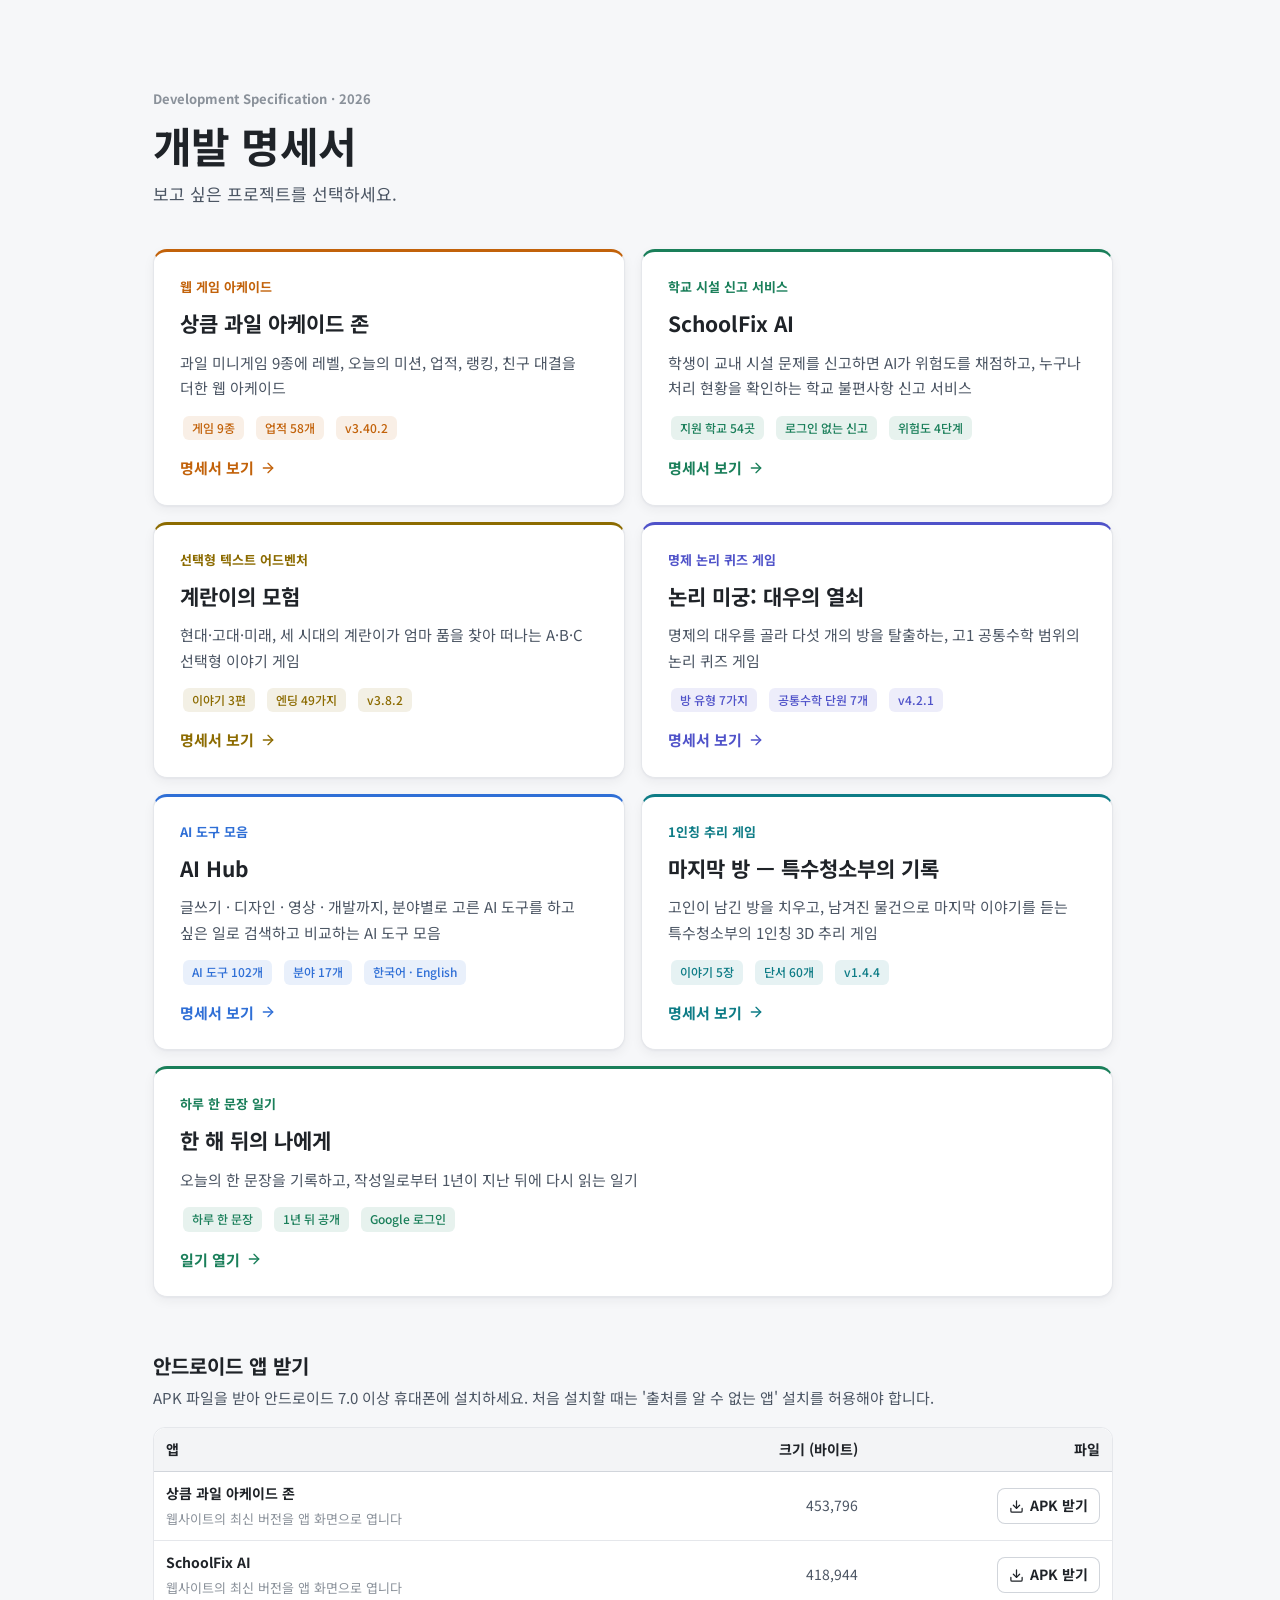
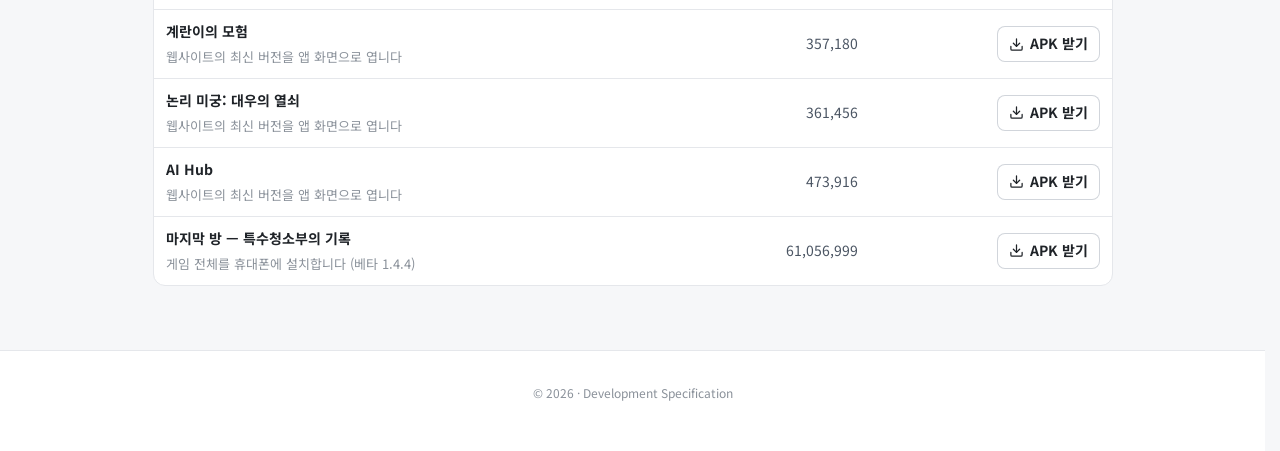
<file: index.html>
<!DOCTYPE html>
<html lang="ko">
<head>
<meta charset="UTF-8">
<meta name="viewport" content="width=device-width, initial-scale=1.0">
<meta name="description" content="상큼 과일 아케이드 존, SchoolFix AI, 계란이의 모험, 논리 미궁, AI Hub, 마지막 방, 한 해 뒤의 나에게">
<meta name="theme-color" content="#f6f7f9" media="(prefers-color-scheme: light)">
<meta name="theme-color" content="#121417" media="(prefers-color-scheme: dark)">
<title>개발 명세서</title>
<link rel="icon" href="data:image/svg+xml,<svg xmlns='http://www.w3.org/2000/svg' viewBox='0 0 100 100'><text y='.9em' font-size='90'>📋</text></svg>">
<link rel="preconnect" href="https://fonts.googleapis.com">
<link rel="preconnect" href="https://fonts.gstatic.com" crossorigin>
<link rel="stylesheet" href="https://fonts.googleapis.com/css2?family=Noto+Sans+KR:wght@400;500;700&family=Space+Mono:wght@400;700&display=swap">
<link rel="stylesheet" href="assets/spec.css?v=20261110">
</head>
<body class="chooser">

<main class="chooser-main" aria-labelledby="pageTitle">
  <p class="chooser-eyebrow">Development Specification · 2026</p>
  <h1 class="chooser-title" id="pageTitle">개발 명세서</h1>
  <p class="chooser-sub">보고 싶은 프로젝트를 선택하세요.</p>

  <nav class="choices" aria-label="프로젝트 선택">
    <a class="choice tone-orange" href="fruitarcade.html">
      <span class="choice-kind">웹 게임 아케이드</span>
      <span class="choice-name">상큼 과일 아케이드 존</span>
      <span class="choice-desc">과일 미니게임 9종에 레벨, 오늘의 미션, 업적, 랭킹, 친구 대결을 더한 웹 아케이드</span>
      <span class="choice-facts">
        <span class="badge">게임 9종</span><span class="badge">업적 58개</span><span class="badge">v3.40.2</span>
      </span>
      <span class="choice-cta">명세서 보기
        <svg class="ico" viewBox="0 0 24 24" aria-hidden="true" focusable="false"><line x1="5" y1="12" x2="19" y2="12"/><polyline points="12 5 19 12 12 19"/></svg>
      </span>
    </a>
    <a class="choice tone-green" href="schoolfix.html">
      <span class="choice-kind">학교 시설 신고 서비스</span>
      <span class="choice-name">SchoolFix AI</span>
      <span class="choice-desc">학생이 교내 시설 문제를 신고하면 AI가 위험도를 채점하고, 누구나 처리 현황을 확인하는 학교 불편사항 신고 서비스</span>
      <span class="choice-facts">
        <span class="badge">지원 학교 54곳</span><span class="badge">로그인 없는 신고</span><span class="badge">위험도 4단계</span>
      </span>
      <span class="choice-cta">명세서 보기
        <svg class="ico" viewBox="0 0 24 24" aria-hidden="true" focusable="false"><line x1="5" y1="12" x2="19" y2="12"/><polyline points="12 5 19 12 12 19"/></svg>
      </span>
    </a>
    <a class="choice tone-amber" href="egggame.html">
      <span class="choice-kind">선택형 텍스트 어드벤처</span>
      <span class="choice-name">계란이의 모험</span>
      <span class="choice-desc">현대·고대·미래, 세 시대의 계란이가 엄마 품을 찾아 떠나는 A·B·C 선택형 이야기 게임</span>
      <span class="choice-facts">
        <span class="badge">이야기 3편</span><span class="badge">엔딩 49가지</span><span class="badge">v3.8.2</span>
      </span>
      <span class="choice-cta">명세서 보기
        <svg class="ico" viewBox="0 0 24 24" aria-hidden="true" focusable="false"><line x1="5" y1="12" x2="19" y2="12"/><polyline points="12 5 19 12 12 19"/></svg>
      </span>
    </a>
    <a class="choice tone-indigo" href="logicmaze.html">
      <span class="choice-kind">명제 논리 퀴즈 게임</span>
      <span class="choice-name">논리 미궁: 대우의 열쇠</span>
      <span class="choice-desc">명제의 대우를 골라 다섯 개의 방을 탈출하는, 고1 공통수학 범위의 논리 퀴즈 게임</span>
      <span class="choice-facts">
        <span class="badge">방 유형 7가지</span><span class="badge">공통수학 단원 7개</span><span class="badge">v4.2.1</span>
      </span>
      <span class="choice-cta">명세서 보기
        <svg class="ico" viewBox="0 0 24 24" aria-hidden="true" focusable="false"><line x1="5" y1="12" x2="19" y2="12"/><polyline points="12 5 19 12 12 19"/></svg>
      </span>
    </a>
    <a class="choice tone-blue" href="aihub.html">
      <span class="choice-kind">AI 도구 모음</span>
      <span class="choice-name">AI Hub</span>
      <span class="choice-desc">글쓰기 · 디자인 · 영상 · 개발까지, 분야별로 고른 AI 도구를 하고 싶은 일로 검색하고 비교하는 AI 도구 모음</span>
      <span class="choice-facts">
        <span class="badge">AI 도구 102개</span><span class="badge">분야 17개</span><span class="badge">한국어 · English</span>
      </span>
      <span class="choice-cta">명세서 보기
        <svg class="ico" viewBox="0 0 24 24" aria-hidden="true" focusable="false"><line x1="5" y1="12" x2="19" y2="12"/><polyline points="12 5 19 12 12 19"/></svg>
      </span>
    </a>
    <a class="choice tone-cyan" href="lastroom.html">
      <span class="choice-kind">1인칭 추리 게임</span>
      <span class="choice-name">마지막 방 — 특수청소부의 기록</span>
      <span class="choice-desc">고인이 남긴 방을 치우고, 남겨진 물건으로 마지막 이야기를 듣는 특수청소부의 1인칭 3D 추리 게임</span>
      <span class="choice-facts">
        <span class="badge">이야기 5장</span><span class="badge">단서 60개</span><span class="badge">v1.4.4</span>
      </span>
      <span class="choice-cta">명세서 보기
        <svg class="ico" viewBox="0 0 24 24" aria-hidden="true" focusable="false"><line x1="5" y1="12" x2="19" y2="12"/><polyline points="12 5 19 12 12 19"/></svg>
      </span>
    </a>
    <a class="choice tone-green" href="one-year-diary-spec.html">
      <span class="choice-kind">하루 한 문장 일기</span>
      <span class="choice-name">한 해 뒤의 나에게</span>
      <span class="choice-desc">오늘의 한 문장을 기록하고, 작성일로부터 1년이 지난 뒤에 다시 읽는 일기</span>
      <span class="choice-facts">
        <span class="badge">하루 한 문장</span><span class="badge">1년 뒤 공개</span><span class="badge">Google 로그인</span>
      </span>
      <span class="choice-cta">일기 열기
        <svg class="ico" viewBox="0 0 24 24" aria-hidden="true" focusable="false"><line x1="5" y1="12" x2="19" y2="12"/><polyline points="12 5 19 12 12 19"/></svg>
      </span>
    </a>
  </nav>

  <section class="apk-list" aria-labelledby="apkTitle">
    <h2 class="apk-title" id="apkTitle">안드로이드 앱 받기</h2>
    <p class="apk-sub">APK 파일을 받아 안드로이드 7.0 이상 휴대폰에 설치하세요. 처음 설치할 때는 '출처를 알 수 없는 앱' 설치를 허용해야 합니다.</p>
    <div class="table-wrap">
      <table class="apk-table">
        <thead><tr><th scope="col">앱</th><th scope="col" class="num">크기 (바이트)</th><th scope="col" class="num">파일</th></tr></thead>
        <tbody>
          <tr><td><strong>상큼 과일 아케이드 존</strong><span class="apk-how">웹사이트의 최신 버전을 앱 화면으로 엽니다</span></td><td class="num">453,796</td><td class="num"><a class="apk-dl" href="apk/fruitarcade.apk" download><svg class="ico" viewBox="0 0 24 24" aria-hidden="true" focusable="false"><path d="M21 15v4a2 2 0 0 1-2 2H5a2 2 0 0 1-2-2v-4"/><polyline points="7 10 12 15 17 10"/><line x1="12" y1="15" x2="12" y2="3"/></svg>APK 받기</a></td></tr>
          <tr><td><strong>SchoolFix AI</strong><span class="apk-how">웹사이트의 최신 버전을 앱 화면으로 엽니다</span></td><td class="num">418,944</td><td class="num"><a class="apk-dl" href="apk/schoolfix.apk" download><svg class="ico" viewBox="0 0 24 24" aria-hidden="true" focusable="false"><path d="M21 15v4a2 2 0 0 1-2 2H5a2 2 0 0 1-2-2v-4"/><polyline points="7 10 12 15 17 10"/><line x1="12" y1="15" x2="12" y2="3"/></svg>APK 받기</a></td></tr>
          <tr><td><strong>계란이의 모험</strong><span class="apk-how">웹사이트의 최신 버전을 앱 화면으로 엽니다</span></td><td class="num">357,180</td><td class="num"><a class="apk-dl" href="apk/egggame.apk" download><svg class="ico" viewBox="0 0 24 24" aria-hidden="true" focusable="false"><path d="M21 15v4a2 2 0 0 1-2 2H5a2 2 0 0 1-2-2v-4"/><polyline points="7 10 12 15 17 10"/><line x1="12" y1="15" x2="12" y2="3"/></svg>APK 받기</a></td></tr>
          <tr><td><strong>논리 미궁: 대우의 열쇠</strong><span class="apk-how">웹사이트의 최신 버전을 앱 화면으로 엽니다</span></td><td class="num">361,456</td><td class="num"><a class="apk-dl" href="apk/logicmaze.apk" download><svg class="ico" viewBox="0 0 24 24" aria-hidden="true" focusable="false"><path d="M21 15v4a2 2 0 0 1-2 2H5a2 2 0 0 1-2-2v-4"/><polyline points="7 10 12 15 17 10"/><line x1="12" y1="15" x2="12" y2="3"/></svg>APK 받기</a></td></tr>
          <tr><td><strong>AI Hub</strong><span class="apk-how">웹사이트의 최신 버전을 앱 화면으로 엽니다</span></td><td class="num">473,916</td><td class="num"><a class="apk-dl" href="apk/aihub.apk" download><svg class="ico" viewBox="0 0 24 24" aria-hidden="true" focusable="false"><path d="M21 15v4a2 2 0 0 1-2 2H5a2 2 0 0 1-2-2v-4"/><polyline points="7 10 12 15 17 10"/><line x1="12" y1="15" x2="12" y2="3"/></svg>APK 받기</a></td></tr>
          <tr><td><strong>마지막 방 — 특수청소부의 기록</strong><span class="apk-how">게임 전체를 휴대폰에 설치합니다 (베타 1.4.4)</span></td><td class="num">61,056,999</td><td class="num"><a class="apk-dl" href="https://github.com/EunYool10/LastRoom/releases/download/v1.4.4/LastRoom-1.4.4-android.apk"><svg class="ico" viewBox="0 0 24 24" aria-hidden="true" focusable="false"><path d="M21 15v4a2 2 0 0 1-2 2H5a2 2 0 0 1-2-2v-4"/><polyline points="7 10 12 15 17 10"/><line x1="12" y1="15" x2="12" y2="3"/></svg>APK 받기</a></td></tr>
        </tbody>
      </table>
    </div>
  </section>
</main>

<footer>
  <p class="footer-meta">© 2026 · Development Specification</p>
</footer>

</body>
</html>
</file>
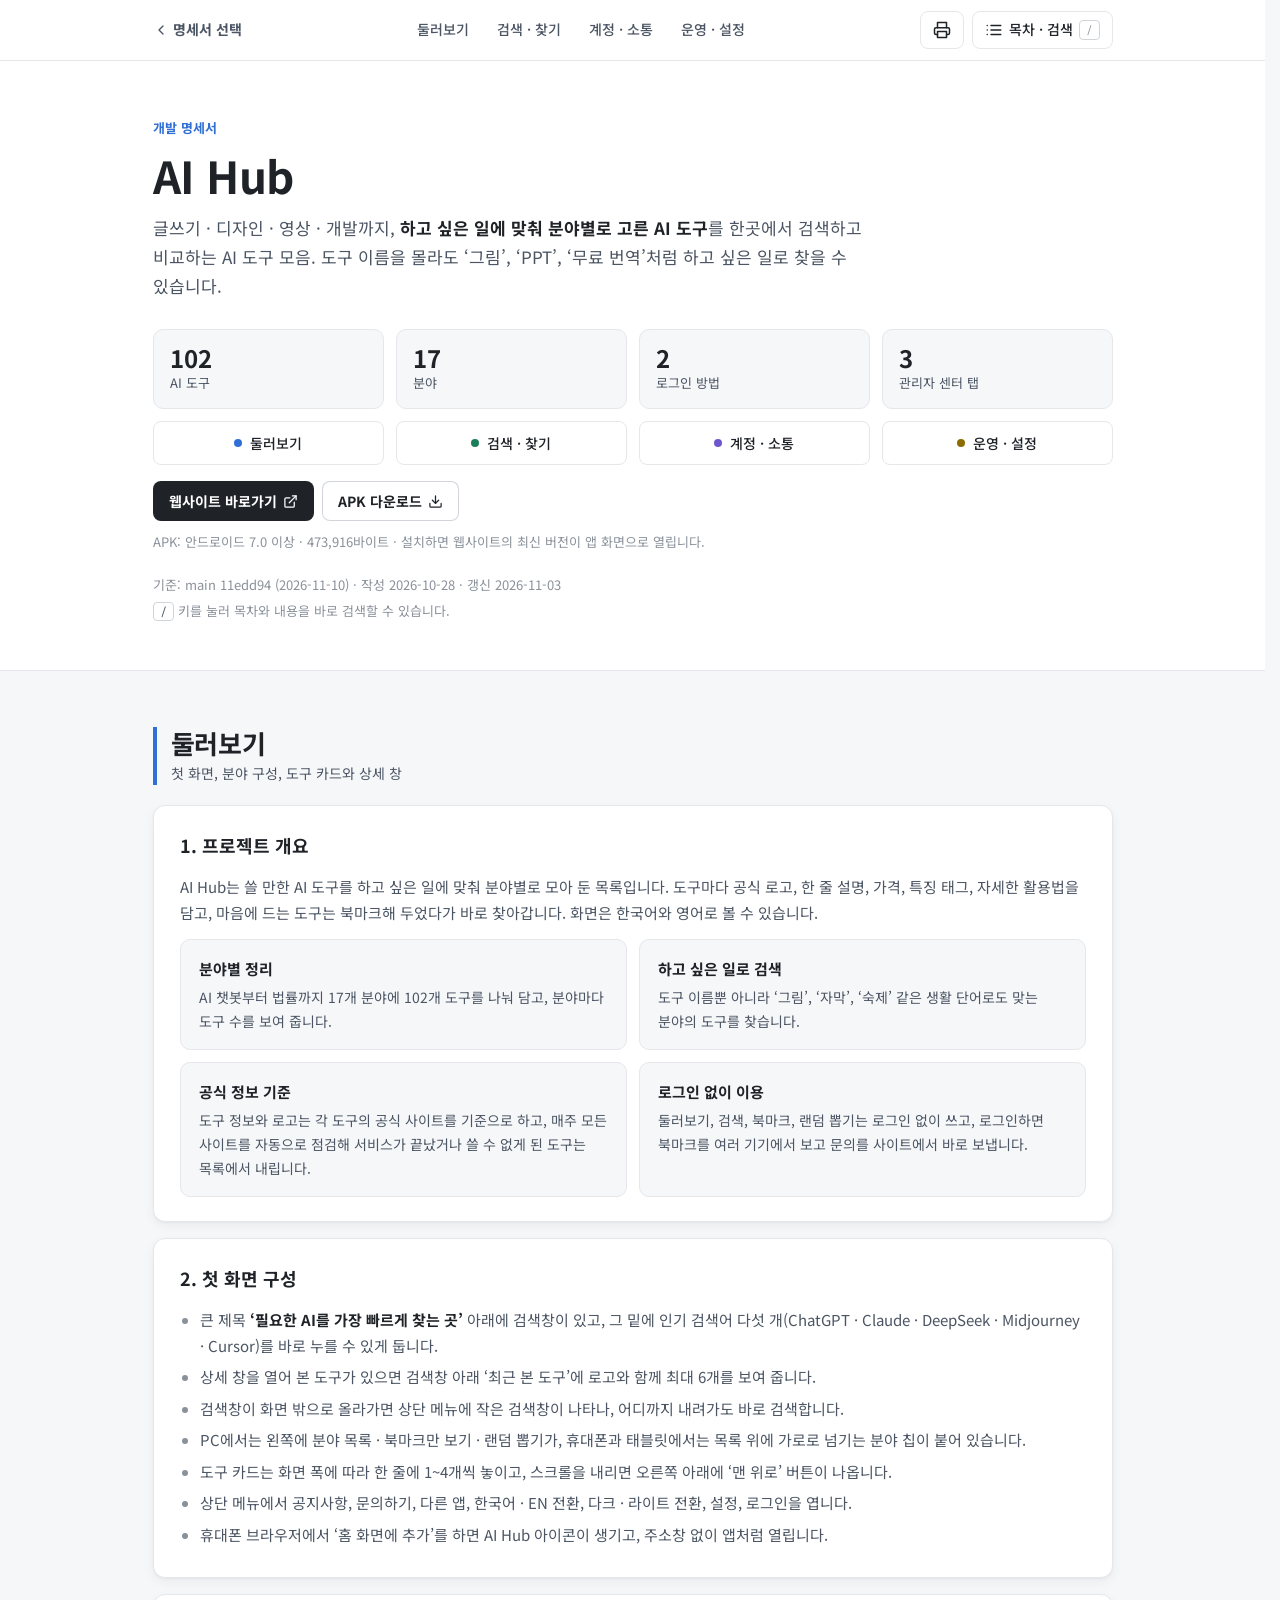
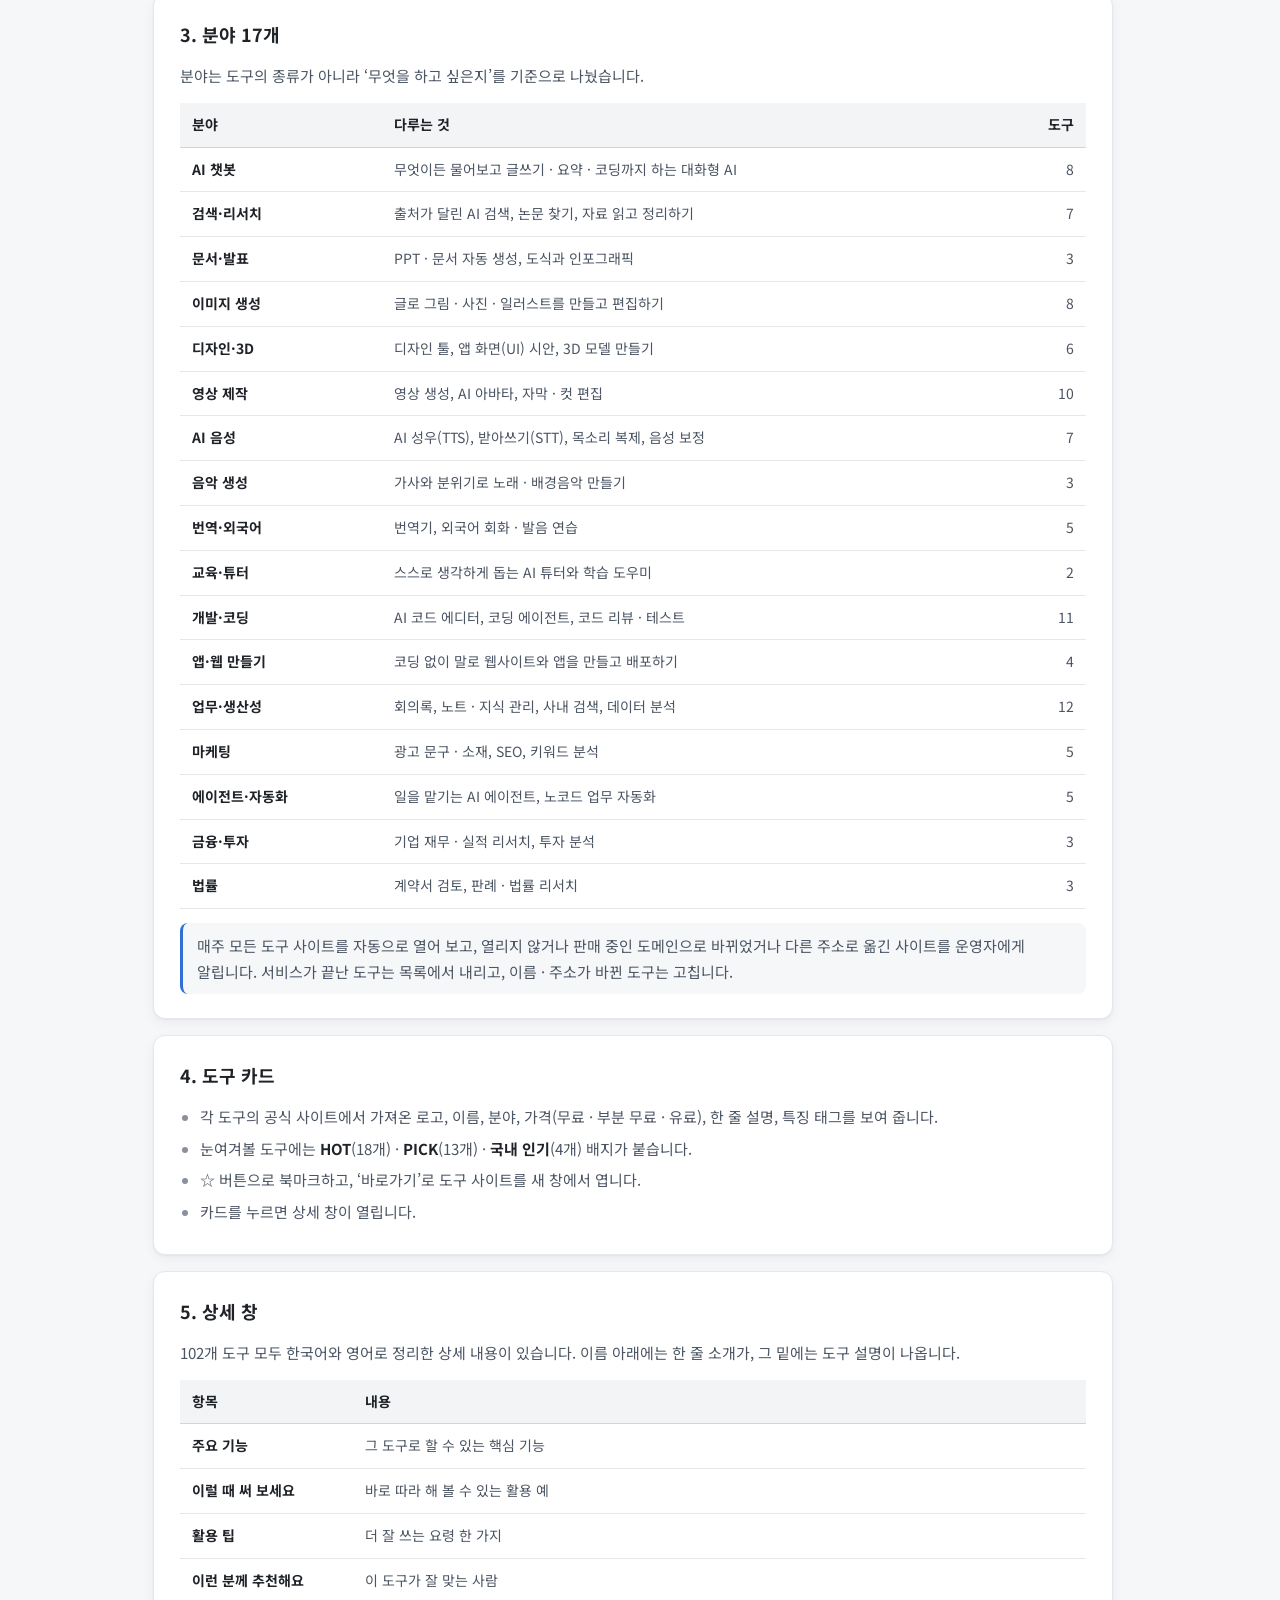
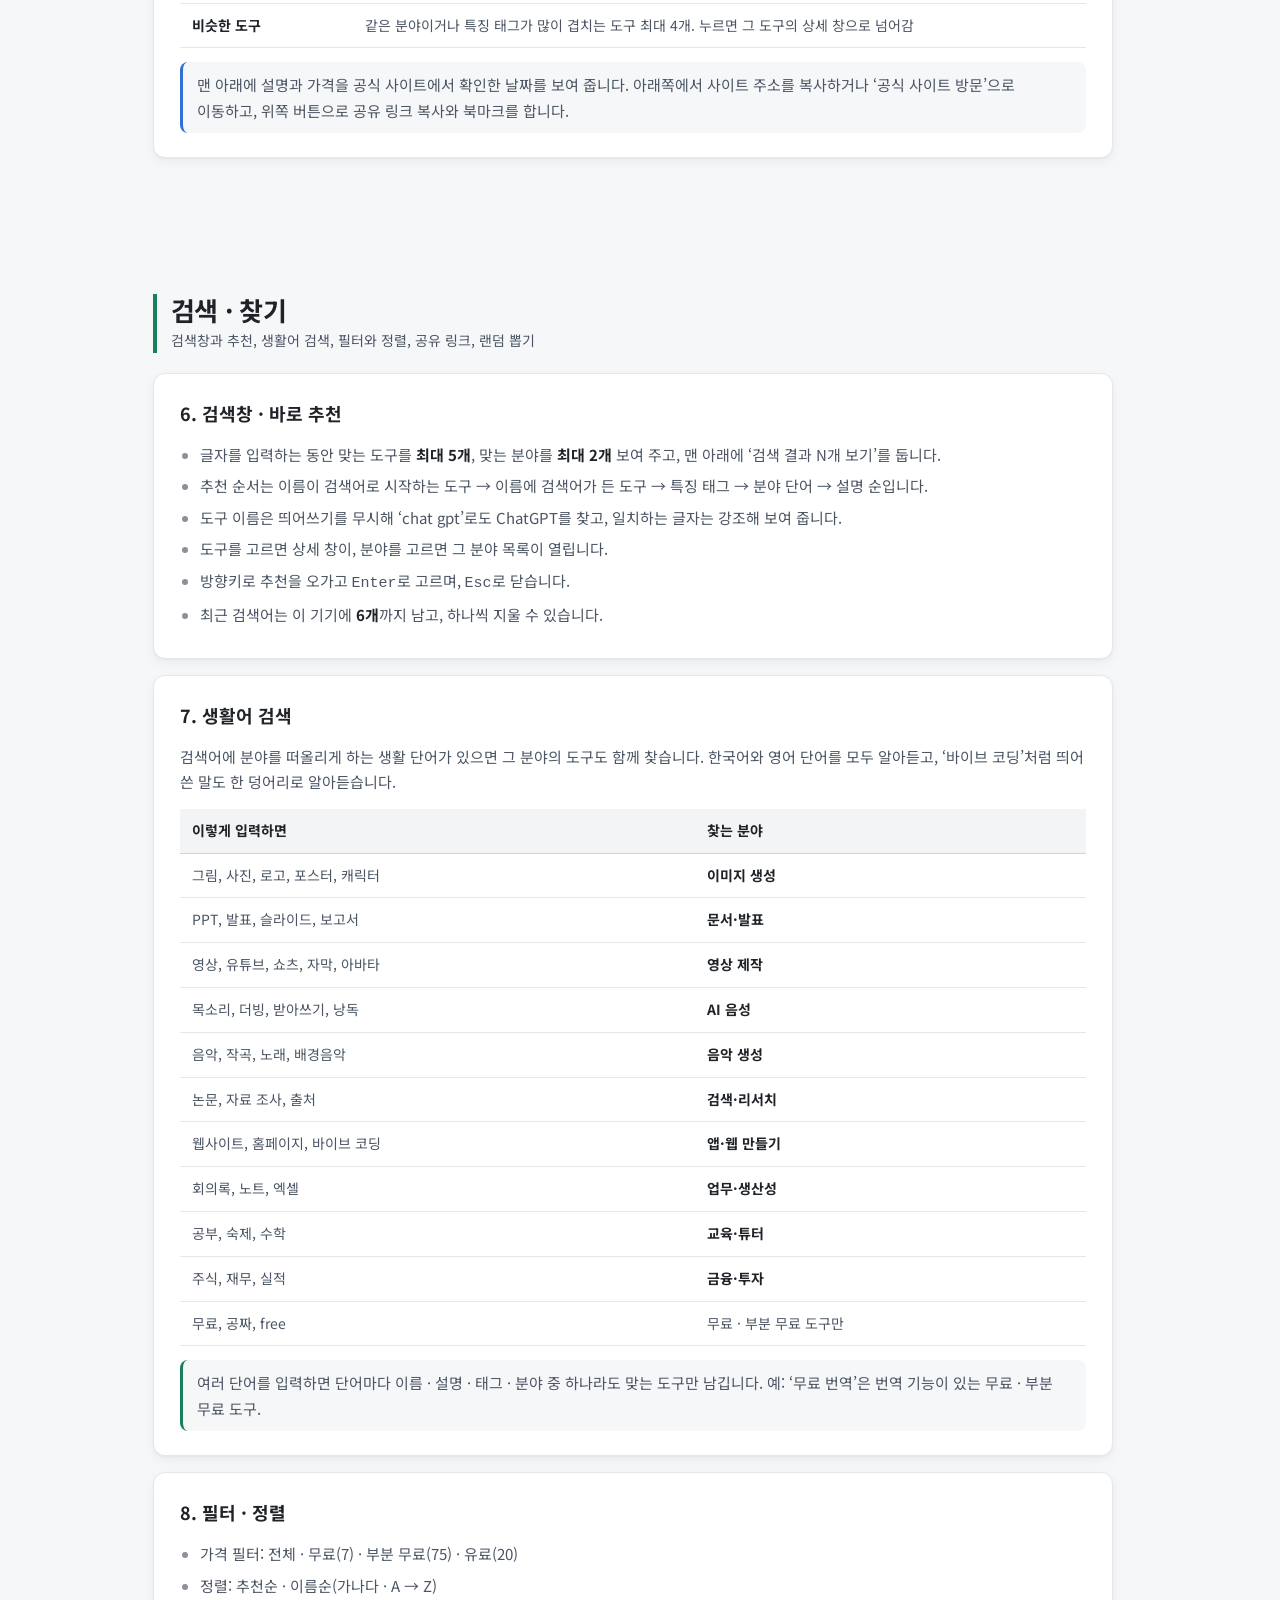
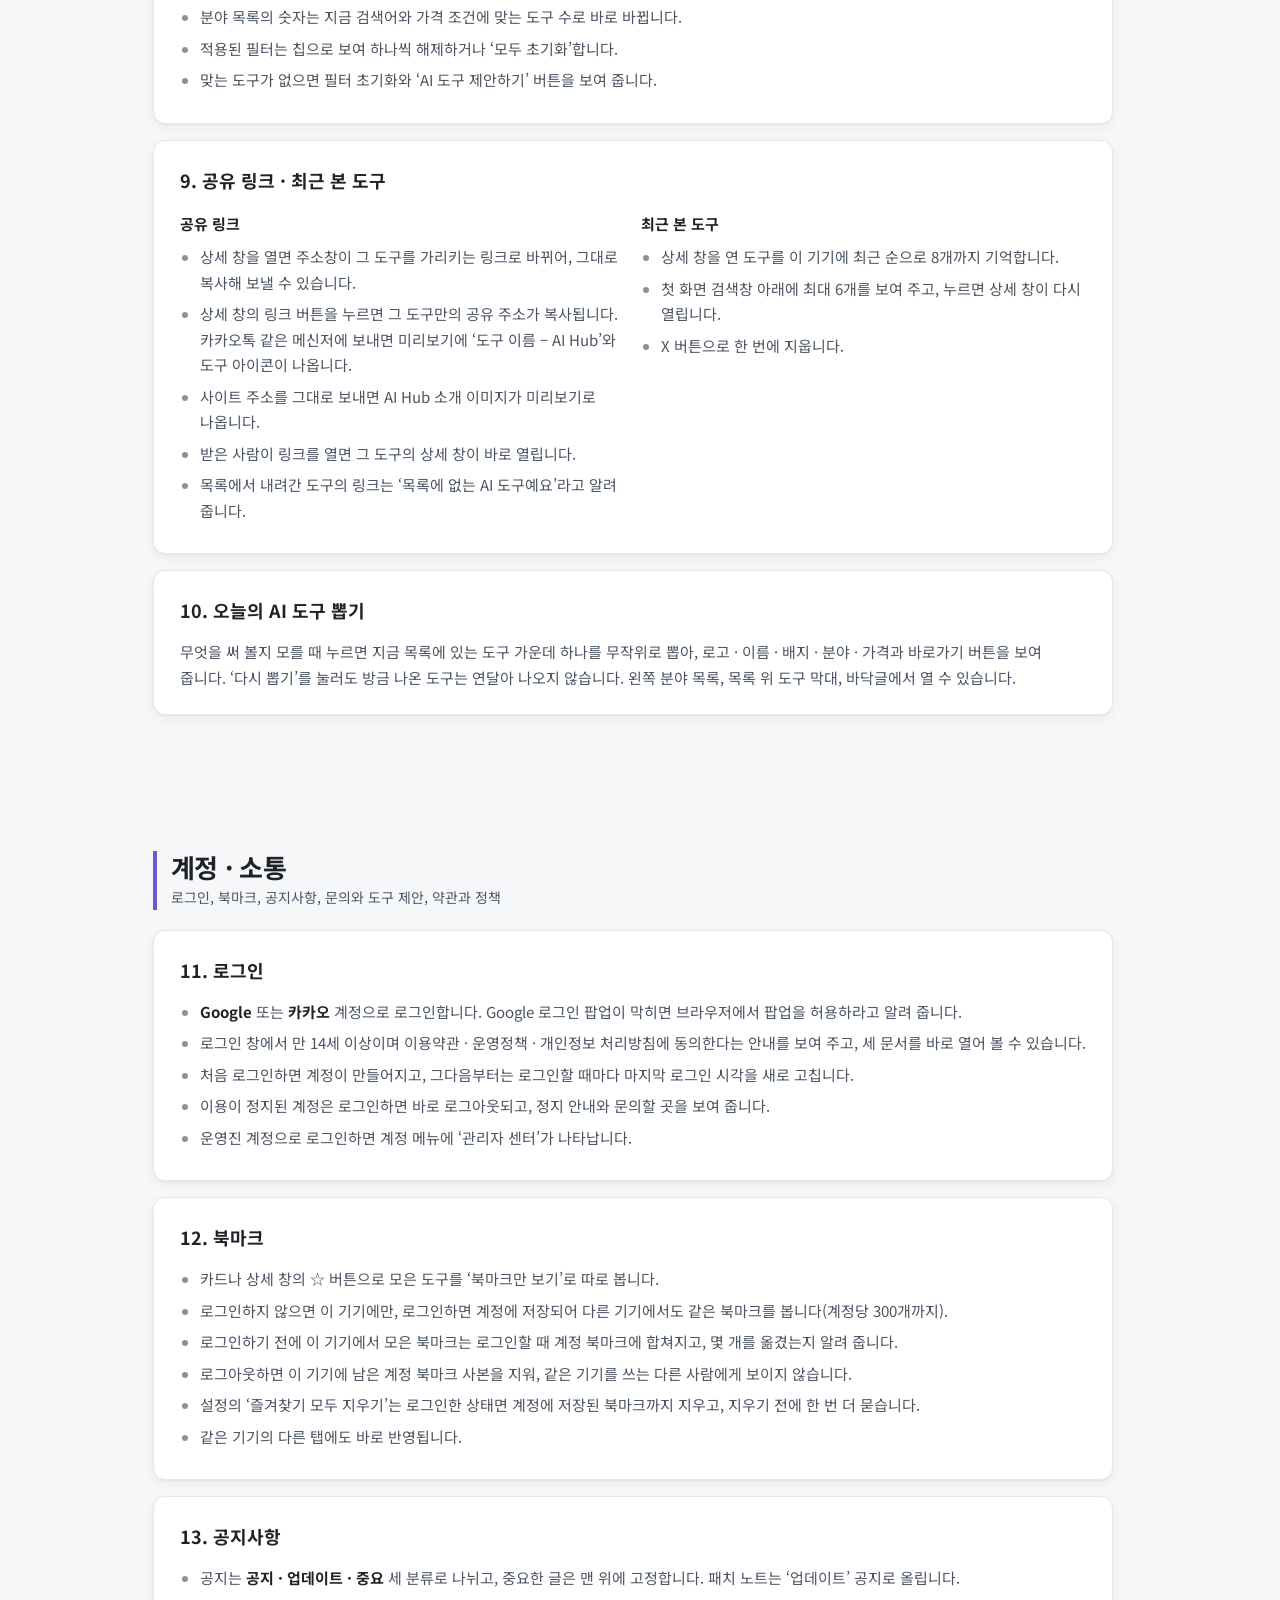
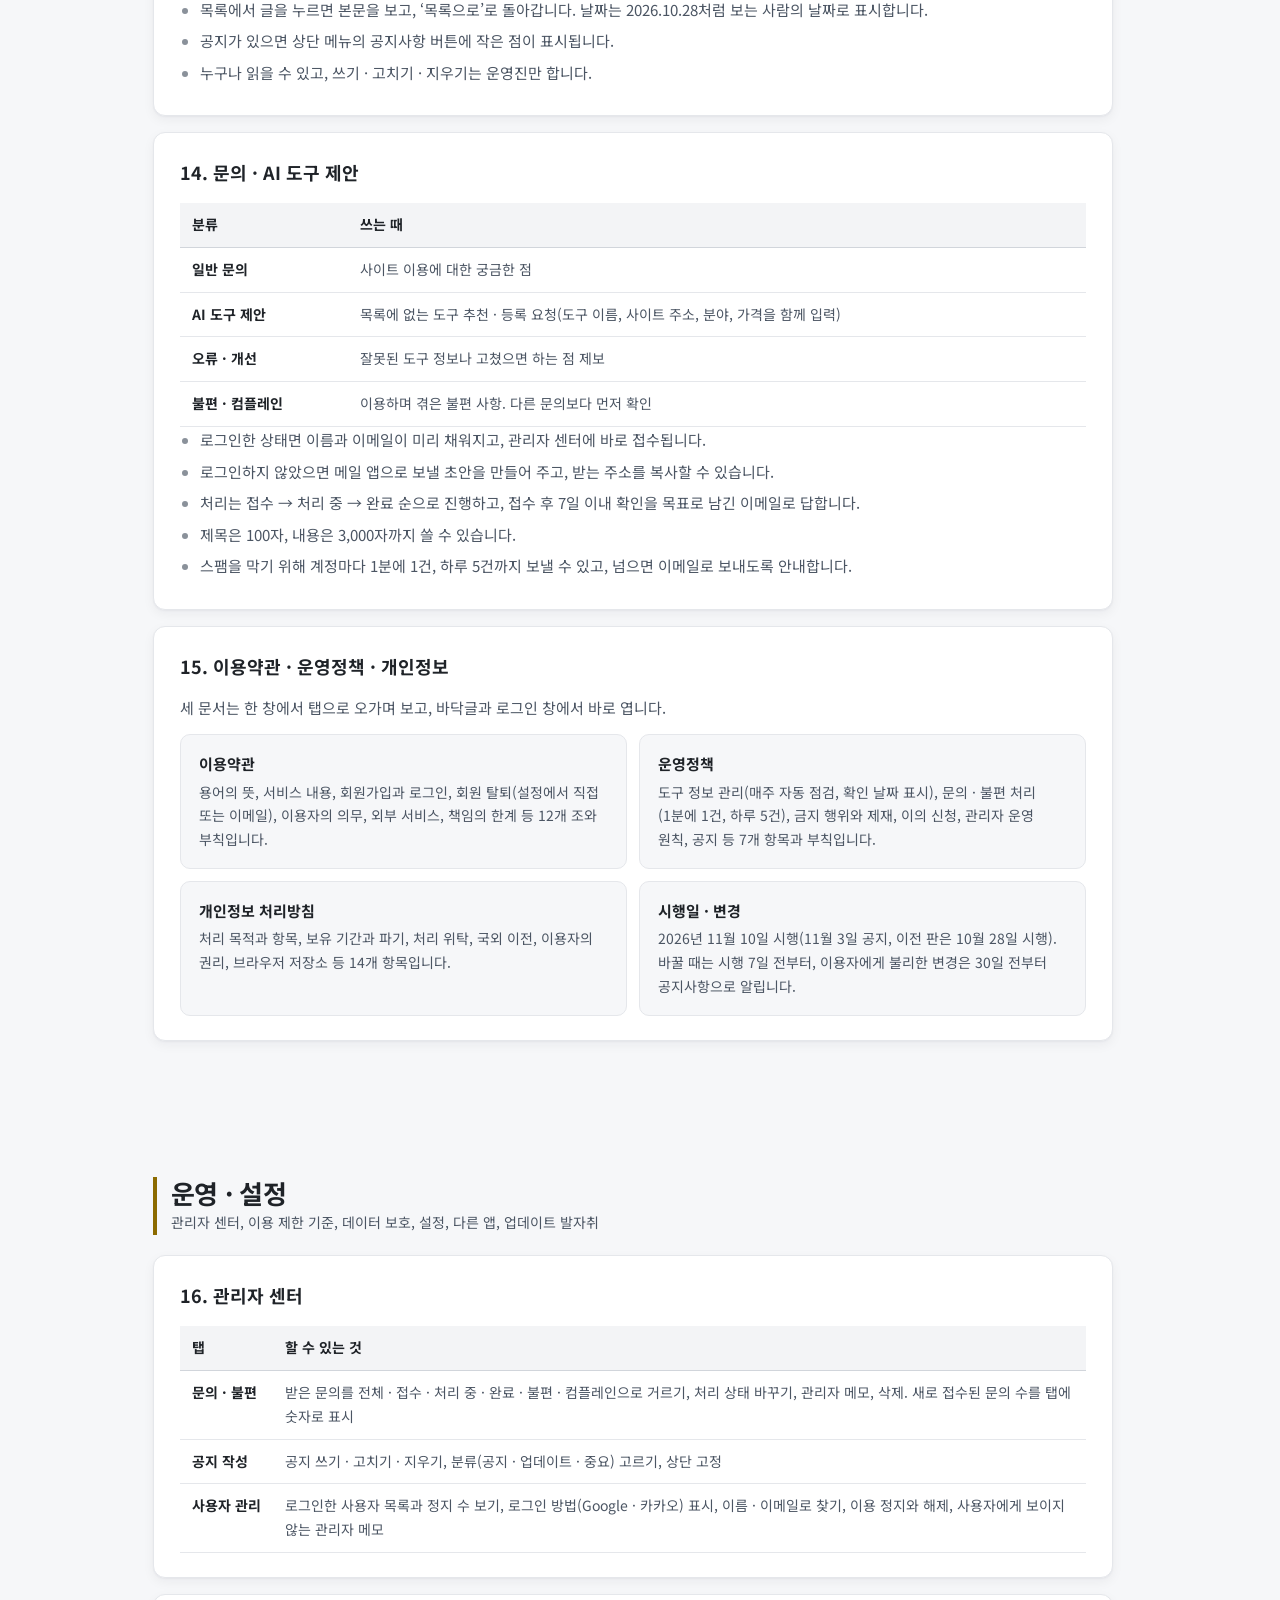
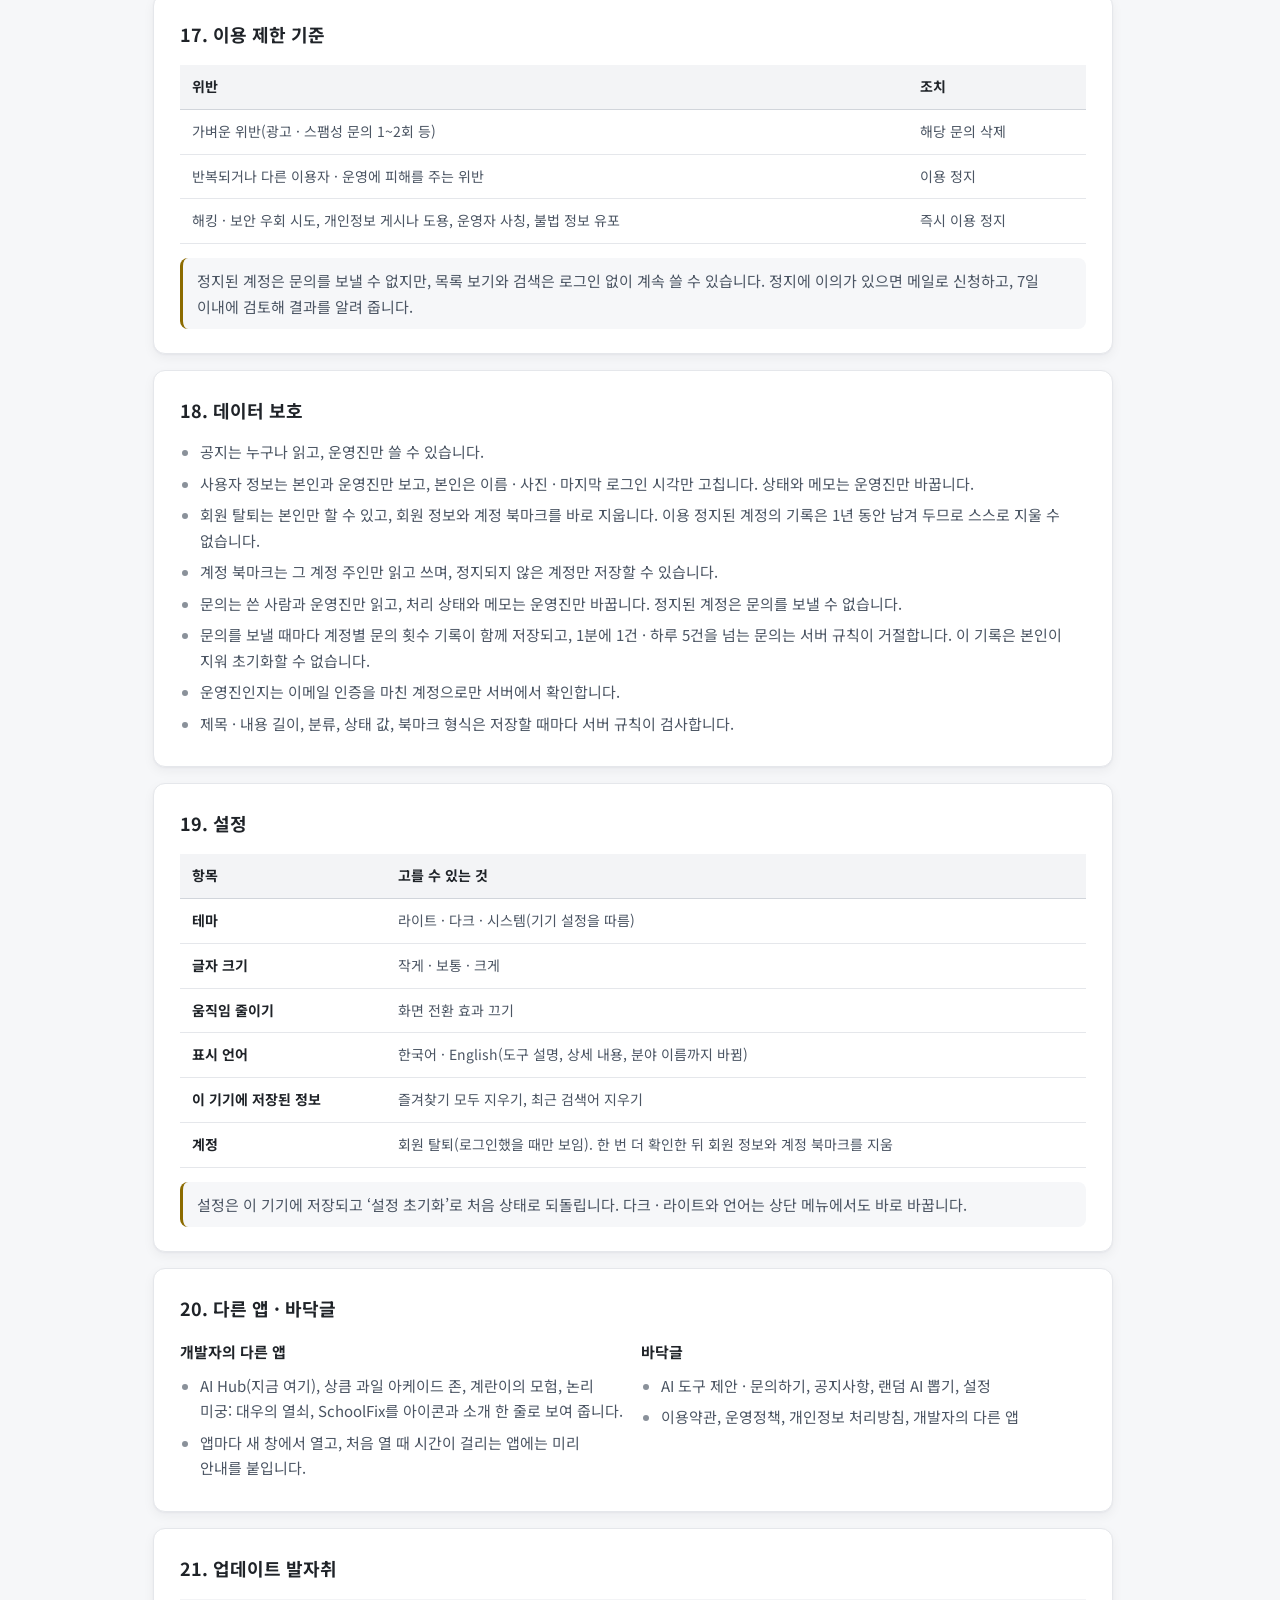
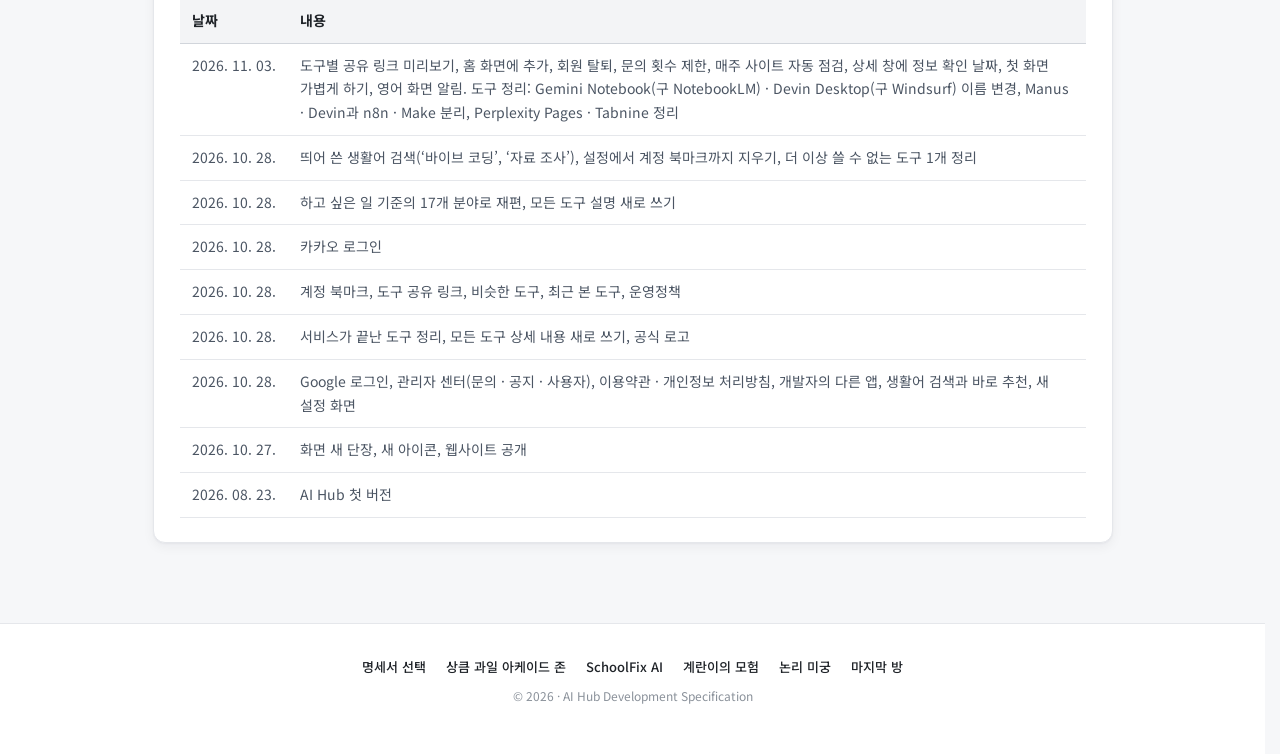
<file: aihub.html>
<!DOCTYPE html>
<html lang="ko">
<head>
<meta charset="UTF-8">
<meta name="viewport" content="width=device-width, initial-scale=1.0">
<meta name="description" content="AI Hub — 하고 싶은 일에 맞춰 17개 분야로 정리한 AI 도구 102개를 검색하고 비교하는 AI 도구 모음의 개발 명세서">
<meta name="theme-color" content="#f6f7f9" media="(prefers-color-scheme: light)">
<meta name="theme-color" content="#121417" media="(prefers-color-scheme: dark)">
<title>AI Hub 개발 명세서</title>
<link rel="icon" href="data:image/svg+xml,<svg xmlns='http://www.w3.org/2000/svg' viewBox='0 0 100 100'><text y='.9em' font-size='90'>🧭</text></svg>">
<link rel="preconnect" href="https://fonts.googleapis.com">
<link rel="preconnect" href="https://fonts.gstatic.com" crossorigin>
<link rel="stylesheet" href="https://fonts.googleapis.com/css2?family=Noto+Sans+KR:wght@400;500;700&family=Space+Mono:wght@400;700&display=swap">
<link rel="stylesheet" href="assets/spec.css?v=20261110">
</head>
<body class="page-hub">

<a class="skip-link" href="#browse">본문으로 건너뛰기</a>

<!-- ═══════ TOP BAR ═══════ -->
<header class="topbar" id="topbar">
  <div class="topbar-inner">
    <a class="topbar-brand" href="index.html" title="명세서 선택으로">
      <svg class="ico" viewBox="0 0 24 24" aria-hidden="true" focusable="false"><polyline points="15 18 9 12 15 6"/></svg>
      <span class="brand-label">명세서 선택</span>
    </a>
    <nav class="topbar-tabs" aria-label="명세서 섹션 바로가기">
      <a class="tab tone-blue" href="#browse" data-section="browse"><span class="lbl-long">둘러보기</span><span class="lbl-short">둘러보기</span></a>
      <a class="tab tone-green" href="#search" data-section="search"><span class="lbl-long">검색 · 찾기</span><span class="lbl-short">검색</span></a>
      <a class="tab tone-violet" href="#account" data-section="account"><span class="lbl-long">계정 · 소통</span><span class="lbl-short">계정</span></a>
      <a class="tab tone-amber" href="#ops" data-section="ops"><span class="lbl-long">운영 · 설정</span><span class="lbl-short">운영</span></a>
    </nav>
    <div class="topbar-actions">
      <button class="icon-btn" id="printBtn" type="button" title="인쇄 / PDF로 저장" aria-label="인쇄 또는 PDF로 저장">
        <svg class="ico" viewBox="0 0 24 24" aria-hidden="true" focusable="false"><polyline points="6 9 6 2 18 2 18 9"/><path d="M6 18H4a2 2 0 0 1-2-2v-5a2 2 0 0 1 2-2h16a2 2 0 0 1 2 2v5a2 2 0 0 1-2 2h-2"/><rect x="6" y="14" width="12" height="8"/></svg>
      </button>
      <button class="icon-btn" id="tocBtn" type="button" aria-haspopup="dialog" aria-controls="toc" aria-label="목차 · 검색" title="목차 · 검색 (/)">
        <svg class="ico" viewBox="0 0 24 24" aria-hidden="true" focusable="false"><line x1="8" y1="6" x2="21" y2="6"/><line x1="8" y1="12" x2="21" y2="12"/><line x1="8" y1="18" x2="21" y2="18"/><line x1="3" y1="6" x2="3.01" y2="6"/><line x1="3" y1="12" x2="3.01" y2="12"/><line x1="3" y1="18" x2="3.01" y2="18"/></svg>
        <span class="btn-label">목차 · 검색</span>
        <kbd aria-hidden="true">/</kbd>
      </button>
    </div>
  </div>
  <div class="progress" aria-hidden="true"><div class="progress-bar" id="progressBar"></div></div>
</header>

<main id="main">

<!-- ═══════ PAGE HEADER ═══════ -->
<section class="landing" id="top" aria-labelledby="pageTitle">
 <div class="landing-inner">
  <p class="eyebrow">개발 명세서</p>
  <h1 class="landing-title" id="pageTitle">AI Hub</h1>
  <p class="landing-sub">글쓰기 · 디자인 · 영상 · 개발까지, <strong>하고 싶은 일에 맞춰 분야별로 고른 AI 도구</strong>를 한곳에서 검색하고 비교하는 AI 도구 모음. 도구 이름을 몰라도 ‘그림’, ‘PPT’, ‘무료 번역’처럼 하고 싶은 일로 찾을 수 있습니다.</p>
  <div class="stat-row">
    <div class="stat"><span class="stat-num">102</span><span class="stat-label">AI 도구</span></div>
    <div class="stat"><span class="stat-num">17</span><span class="stat-label">분야</span></div>
    <div class="stat"><span class="stat-num">2</span><span class="stat-label">로그인 방법</span></div>
    <div class="stat"><span class="stat-num">3</span><span class="stat-label">관리자 센터 탭</span></div>
  </div>
  <div class="nav-pills">
    <a class="nav-pill tone-blue" href="#browse">둘러보기</a>
    <a class="nav-pill tone-green" href="#search">검색 · 찾기</a>
    <a class="nav-pill tone-violet" href="#account">계정 · 소통</a>
    <a class="nav-pill tone-amber" href="#ops">운영 · 설정</a>
  </div>
  <div class="ext-links">
    <a class="ext-link" href="https://eunyool10.github.io/AI-Hub-By-EunYool/" target="_blank" rel="noopener">웹사이트 바로가기
      <svg class="ico" viewBox="0 0 24 24" aria-hidden="true" focusable="false"><path d="M18 13v6a2 2 0 0 1-2 2H5a2 2 0 0 1-2-2V8a2 2 0 0 1 2-2h6"/><polyline points="15 3 21 3 21 9"/><line x1="10" y1="14" x2="21" y2="3"/></svg></a>
    <a class="ext-link ext-link-sub" href="apk/aihub.apk" download>APK 다운로드
      <svg class="ico" viewBox="0 0 24 24" aria-hidden="true" focusable="false"><path d="M21 15v4a2 2 0 0 1-2 2H5a2 2 0 0 1-2-2v-4"/><polyline points="7 10 12 15 17 10"/><line x1="12" y1="15" x2="12" y2="3"/></svg></a>
  </div>
  <p class="ext-note">APK: 안드로이드 7.0 이상 · 473,916바이트 · 설치하면 웹사이트의 최신 버전이 앱 화면으로 열립니다.</p>
  <p class="doc-meta">기준: main 11edd94 (2026-11-10) · 작성 2026-10-28 · 갱신 2026-11-03</p>
  <p class="landing-hint"><kbd>/</kbd> 키를 눌러 목차와 내용을 바로 검색할 수 있습니다.</p>
 </div>
</section>

<!-- ════════════════════════════════════════
     SECTION 1 · 둘러보기
════════════════════════════════════════ -->
<section class="spec-section tone-blue" id="browse" aria-labelledby="browseTitle">

  <div class="spec-header">
    <div class="spec-header-text">
      <h2 id="browseTitle">둘러보기</h2>
      <p>첫 화면, 분야 구성, 도구 카드와 상세 창</p>
    </div>
  </div>

  <div class="card" id="hub-overview">
    <h3>1. 프로젝트 개요</h3>
    <p>AI Hub는 쓸 만한 AI 도구를 하고 싶은 일에 맞춰 분야별로 모아 둔 목록입니다. 도구마다 공식 로고, 한 줄 설명, 가격, 특징 태그, 자세한 활용법을 담고, 마음에 드는 도구는 북마크해 두었다가 바로 찾아갑니다. 화면은 한국어와 영어로 볼 수 있습니다.</p>
    <div class="grid-auto">
      <div class="mini-card"><h4>분야별 정리</h4><p>AI 챗봇부터 법률까지 17개 분야에 102개 도구를 나눠 담고, 분야마다 도구 수를 보여 줍니다.</p></div>
      <div class="mini-card"><h4>하고 싶은 일로 검색</h4><p>도구 이름뿐 아니라 ‘그림’, ‘자막’, ‘숙제’ 같은 생활 단어로도 맞는 분야의 도구를 찾습니다.</p></div>
      <div class="mini-card"><h4>공식 정보 기준</h4><p>도구 정보와 로고는 각 도구의 공식 사이트를 기준으로 하고, 매주 모든 사이트를 자동으로 점검해 서비스가 끝났거나 쓸 수 없게 된 도구는 목록에서 내립니다.</p></div>
      <div class="mini-card"><h4>로그인 없이 이용</h4><p>둘러보기, 검색, 북마크, 랜덤 뽑기는 로그인 없이 쓰고, 로그인하면 북마크를 여러 기기에서 보고 문의를 사이트에서 바로 보냅니다.</p></div>
    </div>
  </div>

  <div class="card" id="hub-home">
    <h3>2. 첫 화면 구성</h3>
    <ul>
      <li>큰 제목 <strong>‘필요한 AI를 가장 빠르게 찾는 곳’</strong> 아래에 검색창이 있고, 그 밑에 인기 검색어 다섯 개(ChatGPT · Claude · DeepSeek · Midjourney · Cursor)를 바로 누를 수 있게 둡니다.</li>
      <li>상세 창을 열어 본 도구가 있으면 검색창 아래 ‘최근 본 도구’에 로고와 함께 최대 6개를 보여 줍니다.</li>
      <li>검색창이 화면 밖으로 올라가면 상단 메뉴에 작은 검색창이 나타나, 어디까지 내려가도 바로 검색합니다.</li>
      <li>PC에서는 왼쪽에 분야 목록 · 북마크만 보기 · 랜덤 뽑기가, 휴대폰과 태블릿에서는 목록 위에 가로로 넘기는 분야 칩이 붙어 있습니다.</li>
      <li>도구 카드는 화면 폭에 따라 한 줄에 1~4개씩 놓이고, 스크롤을 내리면 오른쪽 아래에 ‘맨 위로’ 버튼이 나옵니다.</li>
      <li>상단 메뉴에서 공지사항, 문의하기, 다른 앱, 한국어 · EN 전환, 다크 · 라이트 전환, 설정, 로그인을 엽니다.</li>
      <li>휴대폰 브라우저에서 ‘홈 화면에 추가’를 하면 AI Hub 아이콘이 생기고, 주소창 없이 앱처럼 열립니다.</li>
    </ul>
  </div>

  <div class="card" id="hub-categories">
    <h3>3. 분야 17개</h3>
    <p>분야는 도구의 종류가 아니라 ‘무엇을 하고 싶은지’를 기준으로 나눴습니다.</p>
    <div class="table-wrap">
      <table>
        <thead><tr><th scope="col">분야</th><th scope="col">다루는 것</th><th scope="col" class="num">도구</th></tr></thead>
        <tbody>
          <tr><td class="nowrap"><strong>AI 챗봇</strong></td><td>무엇이든 물어보고 글쓰기 · 요약 · 코딩까지 하는 대화형 AI</td><td class="num">8</td></tr>
          <tr><td class="nowrap"><strong>검색·리서치</strong></td><td>출처가 달린 AI 검색, 논문 찾기, 자료 읽고 정리하기</td><td class="num">7</td></tr>
          <tr><td class="nowrap"><strong>문서·발표</strong></td><td>PPT · 문서 자동 생성, 도식과 인포그래픽</td><td class="num">3</td></tr>
          <tr><td class="nowrap"><strong>이미지 생성</strong></td><td>글로 그림 · 사진 · 일러스트를 만들고 편집하기</td><td class="num">8</td></tr>
          <tr><td class="nowrap"><strong>디자인·3D</strong></td><td>디자인 툴, 앱 화면(UI) 시안, 3D 모델 만들기</td><td class="num">6</td></tr>
          <tr><td class="nowrap"><strong>영상 제작</strong></td><td>영상 생성, AI 아바타, 자막 · 컷 편집</td><td class="num">10</td></tr>
          <tr><td class="nowrap"><strong>AI 음성</strong></td><td>AI 성우(TTS), 받아쓰기(STT), 목소리 복제, 음성 보정</td><td class="num">7</td></tr>
          <tr><td class="nowrap"><strong>음악 생성</strong></td><td>가사와 분위기로 노래 · 배경음악 만들기</td><td class="num">3</td></tr>
          <tr><td class="nowrap"><strong>번역·외국어</strong></td><td>번역기, 외국어 회화 · 발음 연습</td><td class="num">5</td></tr>
          <tr><td class="nowrap"><strong>교육·튜터</strong></td><td>스스로 생각하게 돕는 AI 튜터와 학습 도우미</td><td class="num">2</td></tr>
          <tr><td class="nowrap"><strong>개발·코딩</strong></td><td>AI 코드 에디터, 코딩 에이전트, 코드 리뷰 · 테스트</td><td class="num">11</td></tr>
          <tr><td class="nowrap"><strong>앱·웹 만들기</strong></td><td>코딩 없이 말로 웹사이트와 앱을 만들고 배포하기</td><td class="num">4</td></tr>
          <tr><td class="nowrap"><strong>업무·생산성</strong></td><td>회의록, 노트 · 지식 관리, 사내 검색, 데이터 분석</td><td class="num">12</td></tr>
          <tr><td class="nowrap"><strong>마케팅</strong></td><td>광고 문구 · 소재, SEO, 키워드 분석</td><td class="num">5</td></tr>
          <tr><td class="nowrap"><strong>에이전트·자동화</strong></td><td>일을 맡기는 AI 에이전트, 노코드 업무 자동화</td><td class="num">5</td></tr>
          <tr><td class="nowrap"><strong>금융·투자</strong></td><td>기업 재무 · 실적 리서치, 투자 분석</td><td class="num">3</td></tr>
          <tr><td class="nowrap"><strong>법률</strong></td><td>계약서 검토, 판례 · 법률 리서치</td><td class="num">3</td></tr>
        </tbody>
      </table>
    </div>
    <p class="note">매주 모든 도구 사이트를 자동으로 열어 보고, 열리지 않거나 판매 중인 도메인으로 바뀌었거나 다른 주소로 옮긴 사이트를 운영자에게 알립니다. 서비스가 끝난 도구는 목록에서 내리고, 이름 · 주소가 바뀐 도구는 고칩니다.</p>
  </div>

  <div class="card" id="hub-card">
    <h3>4. 도구 카드</h3>
    <ul>
      <li>각 도구의 공식 사이트에서 가져온 로고, 이름, 분야, 가격(무료 · 부분 무료 · 유료), 한 줄 설명, 특징 태그를 보여 줍니다.</li>
      <li>눈여겨볼 도구에는 <strong>HOT</strong>(18개) · <strong>PICK</strong>(13개) · <strong>국내 인기</strong>(4개) 배지가 붙습니다.</li>
      <li>☆ 버튼으로 북마크하고, ‘바로가기’로 도구 사이트를 새 창에서 엽니다.</li>
      <li>카드를 누르면 상세 창이 열립니다.</li>
    </ul>
  </div>

  <div class="card" id="hub-detail">
    <h3>5. 상세 창</h3>
    <p>102개 도구 모두 한국어와 영어로 정리한 상세 내용이 있습니다. 이름 아래에는 한 줄 소개가, 그 밑에는 도구 설명이 나옵니다.</p>
    <div class="table-wrap">
      <table>
        <thead><tr><th scope="col">항목</th><th scope="col">내용</th></tr></thead>
        <tbody>
          <tr><td class="nowrap"><strong>주요 기능</strong></td><td>그 도구로 할 수 있는 핵심 기능</td></tr>
          <tr><td class="nowrap"><strong>이럴 때 써 보세요</strong></td><td>바로 따라 해 볼 수 있는 활용 예</td></tr>
          <tr><td class="nowrap"><strong>활용 팁</strong></td><td>더 잘 쓰는 요령 한 가지</td></tr>
          <tr><td class="nowrap"><strong>이런 분께 추천해요</strong></td><td>이 도구가 잘 맞는 사람</td></tr>
          <tr><td class="nowrap"><strong>비슷한 도구</strong></td><td>같은 분야이거나 특징 태그가 많이 겹치는 도구 최대 4개. 누르면 그 도구의 상세 창으로 넘어감</td></tr>
        </tbody>
      </table>
    </div>
    <p class="note">맨 아래에 설명과 가격을 공식 사이트에서 확인한 날짜를 보여 줍니다. 아래쪽에서 사이트 주소를 복사하거나 ‘공식 사이트 방문’으로 이동하고, 위쪽 버튼으로 공유 링크 복사와 북마크를 합니다.</p>
  </div>

</section>

<!-- ════════════════════════════════════════
     SECTION 2 · 검색 · 찾기
════════════════════════════════════════ -->
<section class="spec-section tone-green" id="search" aria-labelledby="searchTitle">

  <div class="spec-header">
    <div class="spec-header-text">
      <h2 id="searchTitle">검색 · 찾기</h2>
      <p>검색창과 추천, 생활어 검색, 필터와 정렬, 공유 링크, 랜덤 뽑기</p>
    </div>
  </div>

  <div class="card" id="hub-searchbox">
    <h3>6. 검색창 · 바로 추천</h3>
    <ul>
      <li>글자를 입력하는 동안 맞는 도구를 <strong>최대 5개</strong>, 맞는 분야를 <strong>최대 2개</strong> 보여 주고, 맨 아래에 ‘검색 결과 N개 보기’를 둡니다.</li>
      <li>추천 순서는 이름이 검색어로 시작하는 도구 → 이름에 검색어가 든 도구 → 특징 태그 → 분야 단어 → 설명 순입니다.</li>
      <li>도구 이름은 띄어쓰기를 무시해 ‘chat gpt’로도 ChatGPT를 찾고, 일치하는 글자는 강조해 보여 줍니다.</li>
      <li>도구를 고르면 상세 창이, 분야를 고르면 그 분야 목록이 열립니다.</li>
      <li>방향키로 추천을 오가고 <kbd>Enter</kbd>로 고르며, <kbd>Esc</kbd>로 닫습니다.</li>
      <li>최근 검색어는 이 기기에 <strong>6개</strong>까지 남고, 하나씩 지울 수 있습니다.</li>
    </ul>
  </div>

  <div class="card" id="hub-everyday">
    <h3>7. 생활어 검색</h3>
    <p>검색어에 분야를 떠올리게 하는 생활 단어가 있으면 그 분야의 도구도 함께 찾습니다. 한국어와 영어 단어를 모두 알아듣고, ‘바이브 코딩’처럼 띄어 쓴 말도 한 덩어리로 알아듣습니다.</p>
    <div class="table-wrap">
      <table>
        <thead><tr><th scope="col">이렇게 입력하면</th><th scope="col">찾는 분야</th></tr></thead>
        <tbody>
          <tr><td>그림, 사진, 로고, 포스터, 캐릭터</td><td><strong>이미지 생성</strong></td></tr>
          <tr><td>PPT, 발표, 슬라이드, 보고서</td><td><strong>문서·발표</strong></td></tr>
          <tr><td>영상, 유튜브, 쇼츠, 자막, 아바타</td><td><strong>영상 제작</strong></td></tr>
          <tr><td>목소리, 더빙, 받아쓰기, 낭독</td><td><strong>AI 음성</strong></td></tr>
          <tr><td>음악, 작곡, 노래, 배경음악</td><td><strong>음악 생성</strong></td></tr>
          <tr><td>논문, 자료 조사, 출처</td><td><strong>검색·리서치</strong></td></tr>
          <tr><td>웹사이트, 홈페이지, 바이브 코딩</td><td><strong>앱·웹 만들기</strong></td></tr>
          <tr><td>회의록, 노트, 엑셀</td><td><strong>업무·생산성</strong></td></tr>
          <tr><td>공부, 숙제, 수학</td><td><strong>교육·튜터</strong></td></tr>
          <tr><td>주식, 재무, 실적</td><td><strong>금융·투자</strong></td></tr>
          <tr><td>무료, 공짜, free</td><td>무료 · 부분 무료 도구만</td></tr>
        </tbody>
      </table>
    </div>
    <p class="note">여러 단어를 입력하면 단어마다 이름 · 설명 · 태그 · 분야 중 하나라도 맞는 도구만 남깁니다. 예: ‘무료 번역’은 번역 기능이 있는 무료 · 부분 무료 도구.</p>
  </div>

  <div class="card" id="hub-filters">
    <h3>8. 필터 · 정렬</h3>
    <ul>
      <li>가격 필터: 전체 · 무료(7) · 부분 무료(75) · 유료(20)</li>
      <li>정렬: 추천순 · 이름순(가나다 · A → Z)</li>
      <li>분야 목록의 숫자는 지금 검색어와 가격 조건에 맞는 도구 수로 바로 바뀝니다.</li>
      <li>적용된 필터는 칩으로 보여 하나씩 해제하거나 ‘모두 초기화’합니다.</li>
      <li>맞는 도구가 없으면 필터 초기화와 ‘AI 도구 제안하기’ 버튼을 보여 줍니다.</li>
    </ul>
  </div>

  <div class="card" id="hub-share">
    <h3>9. 공유 링크 · 최근 본 도구</h3>
    <div class="grid-2">
      <div>
        <p class="sub-title">공유 링크</p>
        <ul>
          <li>상세 창을 열면 주소창이 그 도구를 가리키는 링크로 바뀌어, 그대로 복사해 보낼 수 있습니다.</li>
          <li>상세 창의 링크 버튼을 누르면 그 도구만의 공유 주소가 복사됩니다. 카카오톡 같은 메신저에 보내면 미리보기에 ‘도구 이름 – AI Hub’와 도구 아이콘이 나옵니다.</li>
          <li>사이트 주소를 그대로 보내면 AI Hub 소개 이미지가 미리보기로 나옵니다.</li>
          <li>받은 사람이 링크를 열면 그 도구의 상세 창이 바로 열립니다.</li>
          <li>목록에서 내려간 도구의 링크는 ‘목록에 없는 AI 도구예요’라고 알려 줍니다.</li>
        </ul>
      </div>
      <div>
        <p class="sub-title">최근 본 도구</p>
        <ul>
          <li>상세 창을 연 도구를 이 기기에 최근 순으로 8개까지 기억합니다.</li>
          <li>첫 화면 검색창 아래에 최대 6개를 보여 주고, 누르면 상세 창이 다시 열립니다.</li>
          <li>X 버튼으로 한 번에 지웁니다.</li>
        </ul>
      </div>
    </div>
  </div>

  <div class="card" id="hub-random">
    <h3>10. 오늘의 AI 도구 뽑기</h3>
    <p>무엇을 써 볼지 모를 때 누르면 지금 목록에 있는 도구 가운데 하나를 무작위로 뽑아, 로고 · 이름 · 배지 · 분야 · 가격과 바로가기 버튼을 보여 줍니다. ‘다시 뽑기’를 눌러도 방금 나온 도구는 연달아 나오지 않습니다. 왼쪽 분야 목록, 목록 위 도구 막대, 바닥글에서 열 수 있습니다.</p>
  </div>

</section>

<!-- ════════════════════════════════════════
     SECTION 3 · 계정 · 소통
════════════════════════════════════════ -->
<section class="spec-section tone-violet" id="account" aria-labelledby="accountTitle">

  <div class="spec-header">
    <div class="spec-header-text">
      <h2 id="accountTitle">계정 · 소통</h2>
      <p>로그인, 북마크, 공지사항, 문의와 도구 제안, 약관과 정책</p>
    </div>
  </div>

  <div class="card" id="hub-login">
    <h3>11. 로그인</h3>
    <ul>
      <li><strong>Google</strong> 또는 <strong>카카오</strong> 계정으로 로그인합니다. Google 로그인 팝업이 막히면 브라우저에서 팝업을 허용하라고 알려 줍니다.</li>
      <li>로그인 창에서 만 14세 이상이며 이용약관 · 운영정책 · 개인정보 처리방침에 동의한다는 안내를 보여 주고, 세 문서를 바로 열어 볼 수 있습니다.</li>
      <li>처음 로그인하면 계정이 만들어지고, 그다음부터는 로그인할 때마다 마지막 로그인 시각을 새로 고칩니다.</li>
      <li>이용이 정지된 계정은 로그인하면 바로 로그아웃되고, 정지 안내와 문의할 곳을 보여 줍니다.</li>
      <li>운영진 계정으로 로그인하면 계정 메뉴에 ‘관리자 센터’가 나타납니다.</li>
    </ul>
  </div>

  <div class="card" id="hub-bookmarks">
    <h3>12. 북마크</h3>
    <ul>
      <li>카드나 상세 창의 ☆ 버튼으로 모은 도구를 ‘북마크만 보기’로 따로 봅니다.</li>
      <li>로그인하지 않으면 이 기기에만, 로그인하면 계정에 저장되어 다른 기기에서도 같은 북마크를 봅니다(계정당 300개까지).</li>
      <li>로그인하기 전에 이 기기에서 모은 북마크는 로그인할 때 계정 북마크에 합쳐지고, 몇 개를 옮겼는지 알려 줍니다.</li>
      <li>로그아웃하면 이 기기에 남은 계정 북마크 사본을 지워, 같은 기기를 쓰는 다른 사람에게 보이지 않습니다.</li>
      <li>설정의 ‘즐겨찾기 모두 지우기’는 로그인한 상태면 계정에 저장된 북마크까지 지우고, 지우기 전에 한 번 더 묻습니다.</li>
      <li>같은 기기의 다른 탭에도 바로 반영됩니다.</li>
    </ul>
  </div>

  <div class="card" id="hub-notices">
    <h3>13. 공지사항</h3>
    <ul>
      <li>공지는 <strong>공지 · 업데이트 · 중요</strong> 세 분류로 나뉘고, 중요한 글은 맨 위에 고정합니다. 패치 노트는 ‘업데이트’ 공지로 올립니다.</li>
      <li>목록에서 글을 누르면 본문을 보고, ‘목록으로’로 돌아갑니다. 날짜는 2026.10.28처럼 보는 사람의 날짜로 표시합니다.</li>
      <li>공지가 있으면 상단 메뉴의 공지사항 버튼에 작은 점이 표시됩니다.</li>
      <li>누구나 읽을 수 있고, 쓰기 · 고치기 · 지우기는 운영진만 합니다.</li>
    </ul>
  </div>

  <div class="card" id="hub-inquiry">
    <h3>14. 문의 · AI 도구 제안</h3>
    <div class="table-wrap">
      <table>
        <thead><tr><th scope="col">분류</th><th scope="col">쓰는 때</th></tr></thead>
        <tbody>
          <tr><td class="nowrap"><strong>일반 문의</strong></td><td>사이트 이용에 대한 궁금한 점</td></tr>
          <tr><td class="nowrap"><strong>AI 도구 제안</strong></td><td>목록에 없는 도구 추천 · 등록 요청(도구 이름, 사이트 주소, 분야, 가격을 함께 입력)</td></tr>
          <tr><td class="nowrap"><strong>오류 · 개선</strong></td><td>잘못된 도구 정보나 고쳤으면 하는 점 제보</td></tr>
          <tr><td class="nowrap"><strong>불편 · 컴플레인</strong></td><td>이용하며 겪은 불편 사항. 다른 문의보다 먼저 확인</td></tr>
        </tbody>
      </table>
    </div>
    <ul>
      <li>로그인한 상태면 이름과 이메일이 미리 채워지고, 관리자 센터에 바로 접수됩니다.</li>
      <li>로그인하지 않았으면 메일 앱으로 보낼 초안을 만들어 주고, 받는 주소를 복사할 수 있습니다.</li>
      <li>처리는 접수 → 처리 중 → 완료 순으로 진행하고, 접수 후 7일 이내 확인을 목표로 남긴 이메일로 답합니다.</li>
      <li>제목은 100자, 내용은 3,000자까지 쓸 수 있습니다.</li>
      <li>스팸을 막기 위해 계정마다 1분에 1건, 하루 5건까지 보낼 수 있고, 넘으면 이메일로 보내도록 안내합니다.</li>
    </ul>
  </div>

  <div class="card" id="hub-terms">
    <h3>15. 이용약관 · 운영정책 · 개인정보</h3>
    <p>세 문서는 한 창에서 탭으로 오가며 보고, 바닥글과 로그인 창에서 바로 엽니다.</p>
    <div class="grid-auto">
      <div class="mini-card"><h4>이용약관</h4><p>용어의 뜻, 서비스 내용, 회원가입과 로그인, 회원 탈퇴(설정에서 직접 또는 이메일), 이용자의 의무, 외부 서비스, 책임의 한계 등 12개 조와 부칙입니다.</p></div>
      <div class="mini-card"><h4>운영정책</h4><p>도구 정보 관리(매주 자동 점검, 확인 날짜 표시), 문의 · 불편 처리(1분에 1건, 하루 5건), 금지 행위와 제재, 이의 신청, 관리자 운영 원칙, 공지 등 7개 항목과 부칙입니다.</p></div>
      <div class="mini-card"><h4>개인정보 처리방침</h4><p>처리 목적과 항목, 보유 기간과 파기, 처리 위탁, 국외 이전, 이용자의 권리, 브라우저 저장소 등 14개 항목입니다.</p></div>
      <div class="mini-card"><h4>시행일 · 변경</h4><p>2026년 11월 10일 시행(11월 3일 공지, 이전 판은 10월 28일 시행). 바꿀 때는 시행 7일 전부터, 이용자에게 불리한 변경은 30일 전부터 공지사항으로 알립니다.</p></div>
    </div>
  </div>

</section>

<!-- ════════════════════════════════════════
     SECTION 4 · 운영 · 설정
════════════════════════════════════════ -->
<section class="spec-section tone-amber" id="ops" aria-labelledby="opsTitle">

  <div class="spec-header">
    <div class="spec-header-text">
      <h2 id="opsTitle">운영 · 설정</h2>
      <p>관리자 센터, 이용 제한 기준, 데이터 보호, 설정, 다른 앱, 업데이트 발자취</p>
    </div>
  </div>

  <div class="card" id="hub-admin">
    <h3>16. 관리자 센터</h3>
    <div class="table-wrap">
      <table>
        <thead><tr><th scope="col">탭</th><th scope="col">할 수 있는 것</th></tr></thead>
        <tbody>
          <tr><td class="nowrap"><strong>문의 · 불편</strong></td><td>받은 문의를 전체 · 접수 · 처리 중 · 완료 · 불편 · 컴플레인으로 거르기, 처리 상태 바꾸기, 관리자 메모, 삭제. 새로 접수된 문의 수를 탭에 숫자로 표시</td></tr>
          <tr><td class="nowrap"><strong>공지 작성</strong></td><td>공지 쓰기 · 고치기 · 지우기, 분류(공지 · 업데이트 · 중요) 고르기, 상단 고정</td></tr>
          <tr><td class="nowrap"><strong>사용자 관리</strong></td><td>로그인한 사용자 목록과 정지 수 보기, 로그인 방법(Google · 카카오) 표시, 이름 · 이메일로 찾기, 이용 정지와 해제, 사용자에게 보이지 않는 관리자 메모</td></tr>
        </tbody>
      </table>
    </div>
  </div>

  <div class="card" id="hub-sanctions">
    <h3>17. 이용 제한 기준</h3>
    <div class="table-wrap">
      <table>
        <thead><tr><th scope="col">위반</th><th scope="col">조치</th></tr></thead>
        <tbody>
          <tr><td>가벼운 위반(광고 · 스팸성 문의 1~2회 등)</td><td class="nowrap">해당 문의 삭제</td></tr>
          <tr><td>반복되거나 다른 이용자 · 운영에 피해를 주는 위반</td><td class="nowrap">이용 정지</td></tr>
          <tr><td>해킹 · 보안 우회 시도, 개인정보 게시나 도용, 운영자 사칭, 불법 정보 유포</td><td class="nowrap">즉시 이용 정지</td></tr>
        </tbody>
      </table>
    </div>
    <p class="note">정지된 계정은 문의를 보낼 수 없지만, 목록 보기와 검색은 로그인 없이 계속 쓸 수 있습니다. 정지에 이의가 있으면 메일로 신청하고, 7일 이내에 검토해 결과를 알려 줍니다.</p>
  </div>

  <div class="card" id="hub-security">
    <h3>18. 데이터 보호</h3>
    <ul>
      <li>공지는 누구나 읽고, 운영진만 쓸 수 있습니다.</li>
      <li>사용자 정보는 본인과 운영진만 보고, 본인은 이름 · 사진 · 마지막 로그인 시각만 고칩니다. 상태와 메모는 운영진만 바꿉니다.</li>
      <li>회원 탈퇴는 본인만 할 수 있고, 회원 정보와 계정 북마크를 바로 지웁니다. 이용 정지된 계정의 기록은 1년 동안 남겨 두므로 스스로 지울 수 없습니다.</li>
      <li>계정 북마크는 그 계정 주인만 읽고 쓰며, 정지되지 않은 계정만 저장할 수 있습니다.</li>
      <li>문의는 쓴 사람과 운영진만 읽고, 처리 상태와 메모는 운영진만 바꿉니다. 정지된 계정은 문의를 보낼 수 없습니다.</li>
      <li>문의를 보낼 때마다 계정별 문의 횟수 기록이 함께 저장되고, 1분에 1건 · 하루 5건을 넘는 문의는 서버 규칙이 거절합니다. 이 기록은 본인이 지워 초기화할 수 없습니다.</li>
      <li>운영진인지는 이메일 인증을 마친 계정으로만 서버에서 확인합니다.</li>
      <li>제목 · 내용 길이, 분류, 상태 값, 북마크 형식은 저장할 때마다 서버 규칙이 검사합니다.</li>
    </ul>
  </div>

  <div class="card" id="hub-settings">
    <h3>19. 설정</h3>
    <div class="table-wrap">
      <table>
        <thead><tr><th scope="col">항목</th><th scope="col">고를 수 있는 것</th></tr></thead>
        <tbody>
          <tr><td class="nowrap"><strong>테마</strong></td><td>라이트 · 다크 · 시스템(기기 설정을 따름)</td></tr>
          <tr><td class="nowrap"><strong>글자 크기</strong></td><td>작게 · 보통 · 크게</td></tr>
          <tr><td class="nowrap"><strong>움직임 줄이기</strong></td><td>화면 전환 효과 끄기</td></tr>
          <tr><td class="nowrap"><strong>표시 언어</strong></td><td>한국어 · English(도구 설명, 상세 내용, 분야 이름까지 바뀜)</td></tr>
          <tr><td class="nowrap"><strong>이 기기에 저장된 정보</strong></td><td>즐겨찾기 모두 지우기, 최근 검색어 지우기</td></tr>
          <tr><td class="nowrap"><strong>계정</strong></td><td>회원 탈퇴(로그인했을 때만 보임). 한 번 더 확인한 뒤 회원 정보와 계정 북마크를 지움</td></tr>
        </tbody>
      </table>
    </div>
    <p class="note">설정은 이 기기에 저장되고 ‘설정 초기화’로 처음 상태로 되돌립니다. 다크 · 라이트와 언어는 상단 메뉴에서도 바로 바꿉니다.</p>
  </div>

  <div class="card" id="hub-apps">
    <h3>20. 다른 앱 · 바닥글</h3>
    <div class="grid-2">
      <div>
        <p class="sub-title">개발자의 다른 앱</p>
        <ul>
          <li>AI Hub(지금 여기), 상큼 과일 아케이드 존, 계란이의 모험, 논리 미궁: 대우의 열쇠, SchoolFix를 아이콘과 소개 한 줄로 보여 줍니다.</li>
          <li>앱마다 새 창에서 열고, 처음 열 때 시간이 걸리는 앱에는 미리 안내를 붙입니다.</li>
        </ul>
      </div>
      <div>
        <p class="sub-title">바닥글</p>
        <ul>
          <li>AI 도구 제안 · 문의하기, 공지사항, 랜덤 AI 뽑기, 설정</li>
          <li>이용약관, 운영정책, 개인정보 처리방침, 개발자의 다른 앱</li>
        </ul>
      </div>
    </div>
  </div>

  <div class="card" id="hub-history">
    <h3>21. 업데이트 발자취</h3>
    <div class="table-wrap">
      <table>
        <thead><tr><th scope="col">날짜</th><th scope="col">내용</th></tr></thead>
        <tbody>
          <tr><td class="nowrap">2026. 11. 03.</td><td>도구별 공유 링크 미리보기, 홈 화면에 추가, 회원 탈퇴, 문의 횟수 제한, 매주 사이트 자동 점검, 상세 창에 정보 확인 날짜, 첫 화면 가볍게 하기, 영어 화면 알림. 도구 정리: Gemini Notebook(구 NotebookLM) · Devin Desktop(구 Windsurf) 이름 변경, Manus · Devin과 n8n · Make 분리, Perplexity Pages · Tabnine 정리</td></tr>
          <tr><td class="nowrap">2026. 10. 28.</td><td>띄어 쓴 생활어 검색(‘바이브 코딩’, ‘자료 조사’), 설정에서 계정 북마크까지 지우기, 더 이상 쓸 수 없는 도구 1개 정리</td></tr>
          <tr><td class="nowrap">2026. 10. 28.</td><td>하고 싶은 일 기준의 17개 분야로 재편, 모든 도구 설명 새로 쓰기</td></tr>
          <tr><td class="nowrap">2026. 10. 28.</td><td>카카오 로그인</td></tr>
          <tr><td class="nowrap">2026. 10. 28.</td><td>계정 북마크, 도구 공유 링크, 비슷한 도구, 최근 본 도구, 운영정책</td></tr>
          <tr><td class="nowrap">2026. 10. 28.</td><td>서비스가 끝난 도구 정리, 모든 도구 상세 내용 새로 쓰기, 공식 로고</td></tr>
          <tr><td class="nowrap">2026. 10. 28.</td><td>Google 로그인, 관리자 센터(문의 · 공지 · 사용자), 이용약관 · 개인정보 처리방침, 개발자의 다른 앱, 생활어 검색과 바로 추천, 새 설정 화면</td></tr>
          <tr><td class="nowrap">2026. 10. 27.</td><td>화면 새 단장, 새 아이콘, 웹사이트 공개</td></tr>
          <tr><td class="nowrap">2026. 08. 23.</td><td>AI Hub 첫 버전</td></tr>
        </tbody>
      </table>
    </div>
  </div>

</section>

</main>

<!-- ── FOOTER ── -->
<footer>
  <nav class="footer-links" aria-label="다른 명세서">
    <a href="index.html">명세서 선택</a>
    <a href="fruitarcade.html">상큼 과일 아케이드 존</a>
    <a href="schoolfix.html">SchoolFix AI</a>
    <a href="egggame.html">계란이의 모험</a>
    <a href="logicmaze.html">논리 미궁</a>
    <a href="lastroom.html">마지막 방</a>
  </nav>
  <p class="footer-meta">© 2026 · AI Hub Development Specification</p>
</footer>

<!-- ── TOC · SEARCH DRAWER ── -->
<dialog class="toc" id="toc" aria-labelledby="tocTitle">
  <div class="toc-panel">
    <div class="toc-head">
      <h2 id="tocTitle">목차</h2>
      <button class="icon-btn" id="tocClose" type="button" aria-label="목차 닫기">
        <svg class="ico" viewBox="0 0 24 24" aria-hidden="true" focusable="false"><line x1="18" y1="6" x2="6" y2="18"/><line x1="6" y1="6" x2="18" y2="18"/></svg>
      </button>
    </div>
    <div class="toc-search">
      <label class="sr-only" for="tocSearch">명세서 내용 검색</label>
      <svg class="ico" viewBox="0 0 24 24" aria-hidden="true" focusable="false"><circle cx="11" cy="11" r="8"/><line x1="21" y1="21" x2="16.65" y2="16.65"/></svg>
      <input id="tocSearch" type="search" placeholder="내용 검색 (예: 북마크, 분야, 문의)" autocomplete="off" spellcheck="false" aria-describedby="tocCount">
    </div>
    <p class="toc-count" id="tocCount" aria-live="polite"></p>
    <nav class="toc-nav" id="tocNav" aria-label="명세서 목차"></nav>
    <p class="toc-empty" id="tocEmpty" hidden>일치하는 항목이 없습니다.</p>
  </div>
</dialog>

<button class="to-top" id="toTop" type="button" aria-label="맨 위로 이동" title="맨 위로">
  <svg class="ico" viewBox="0 0 24 24" aria-hidden="true" focusable="false"><line x1="12" y1="19" x2="12" y2="5"/><polyline points="5 12 12 5 19 12"/></svg>
</button>

<div class="toast" id="toast" role="status" aria-live="polite"></div>

<script src="assets/spec.js?v=20261110"></script>
</body>
</html>
</file>
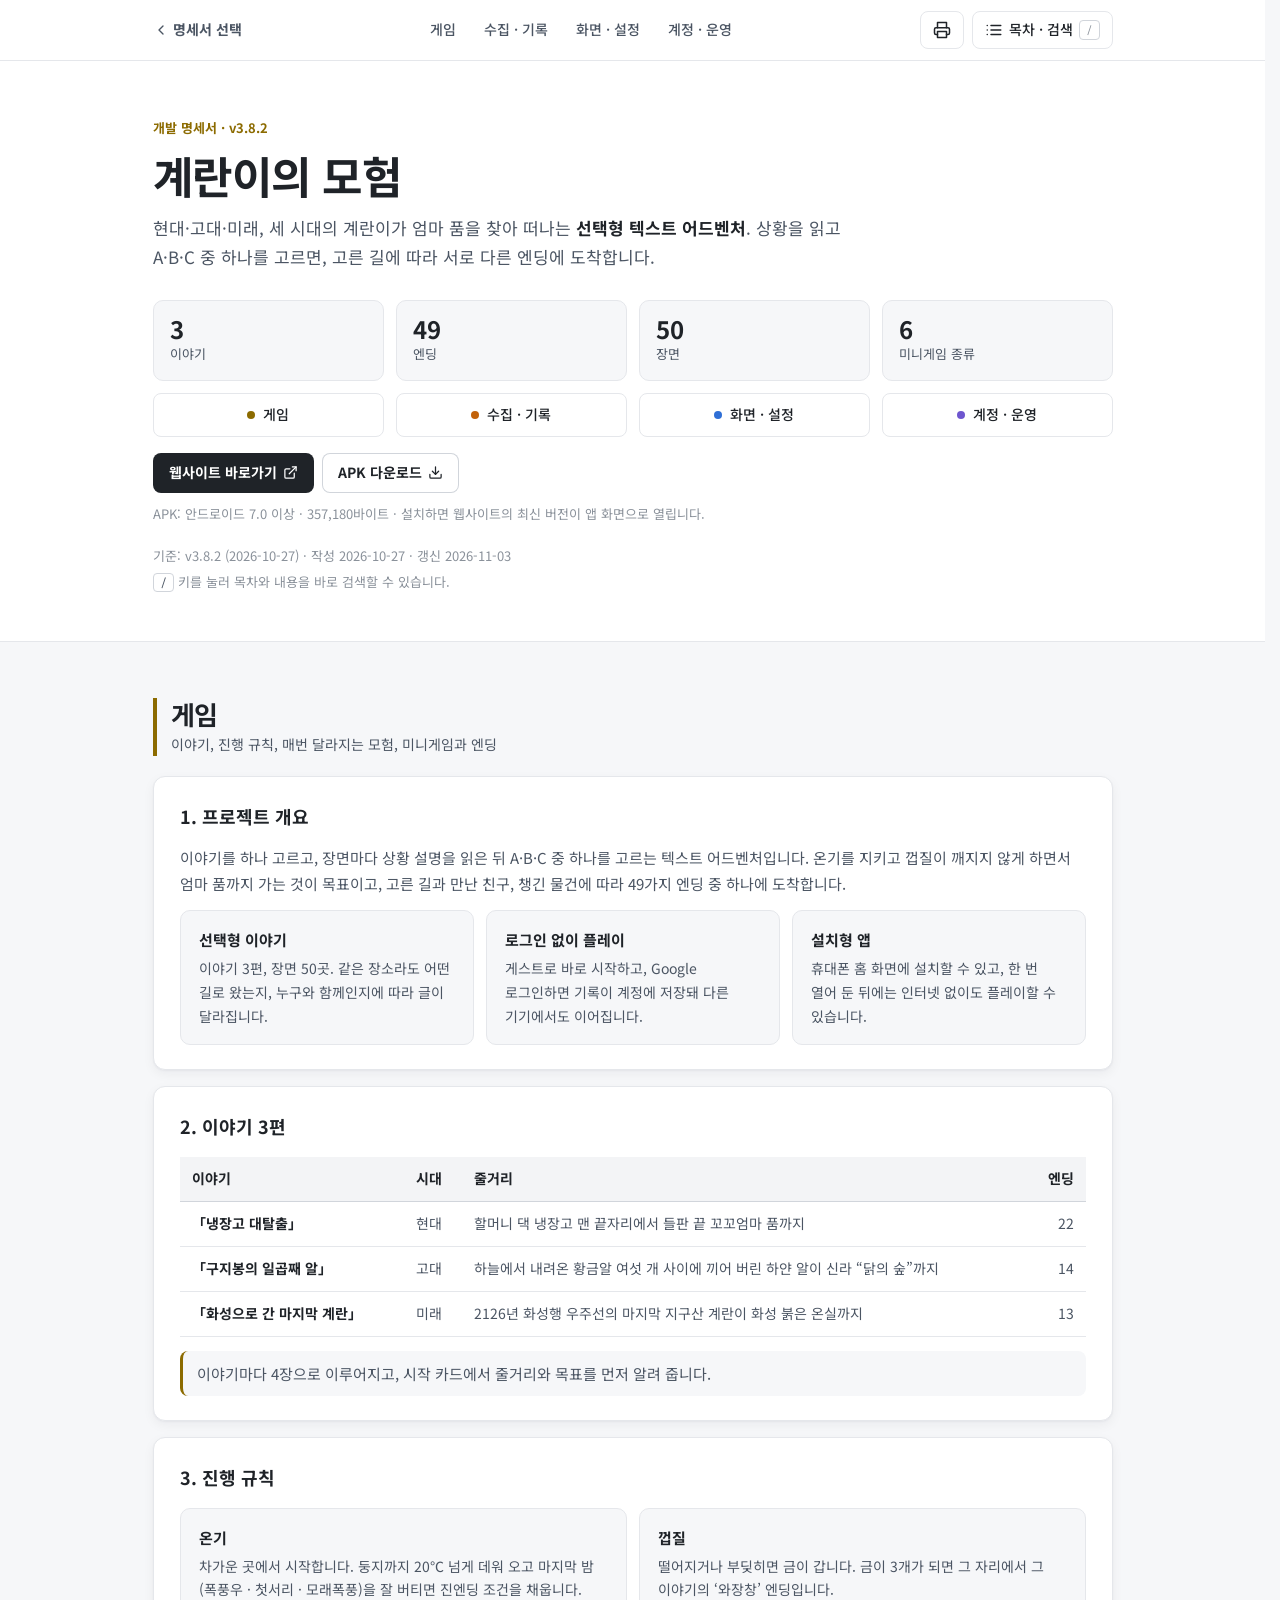
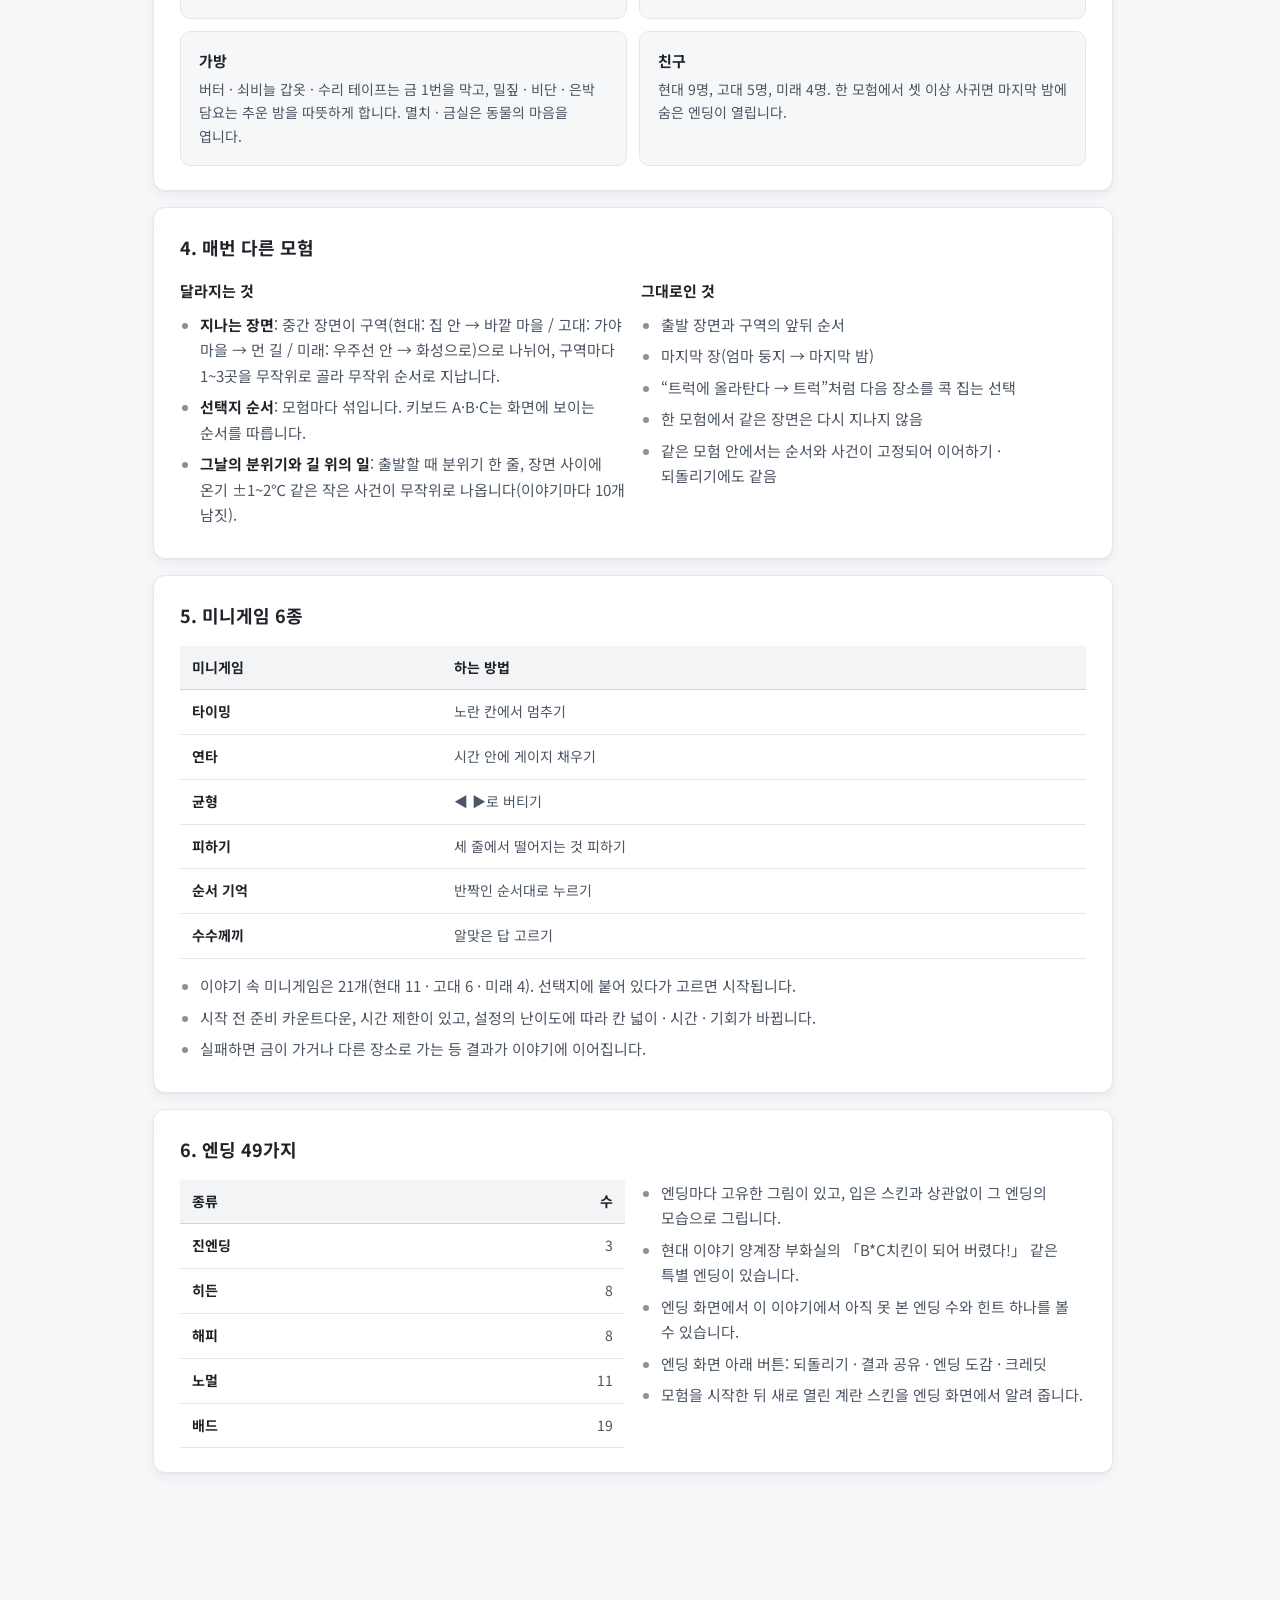
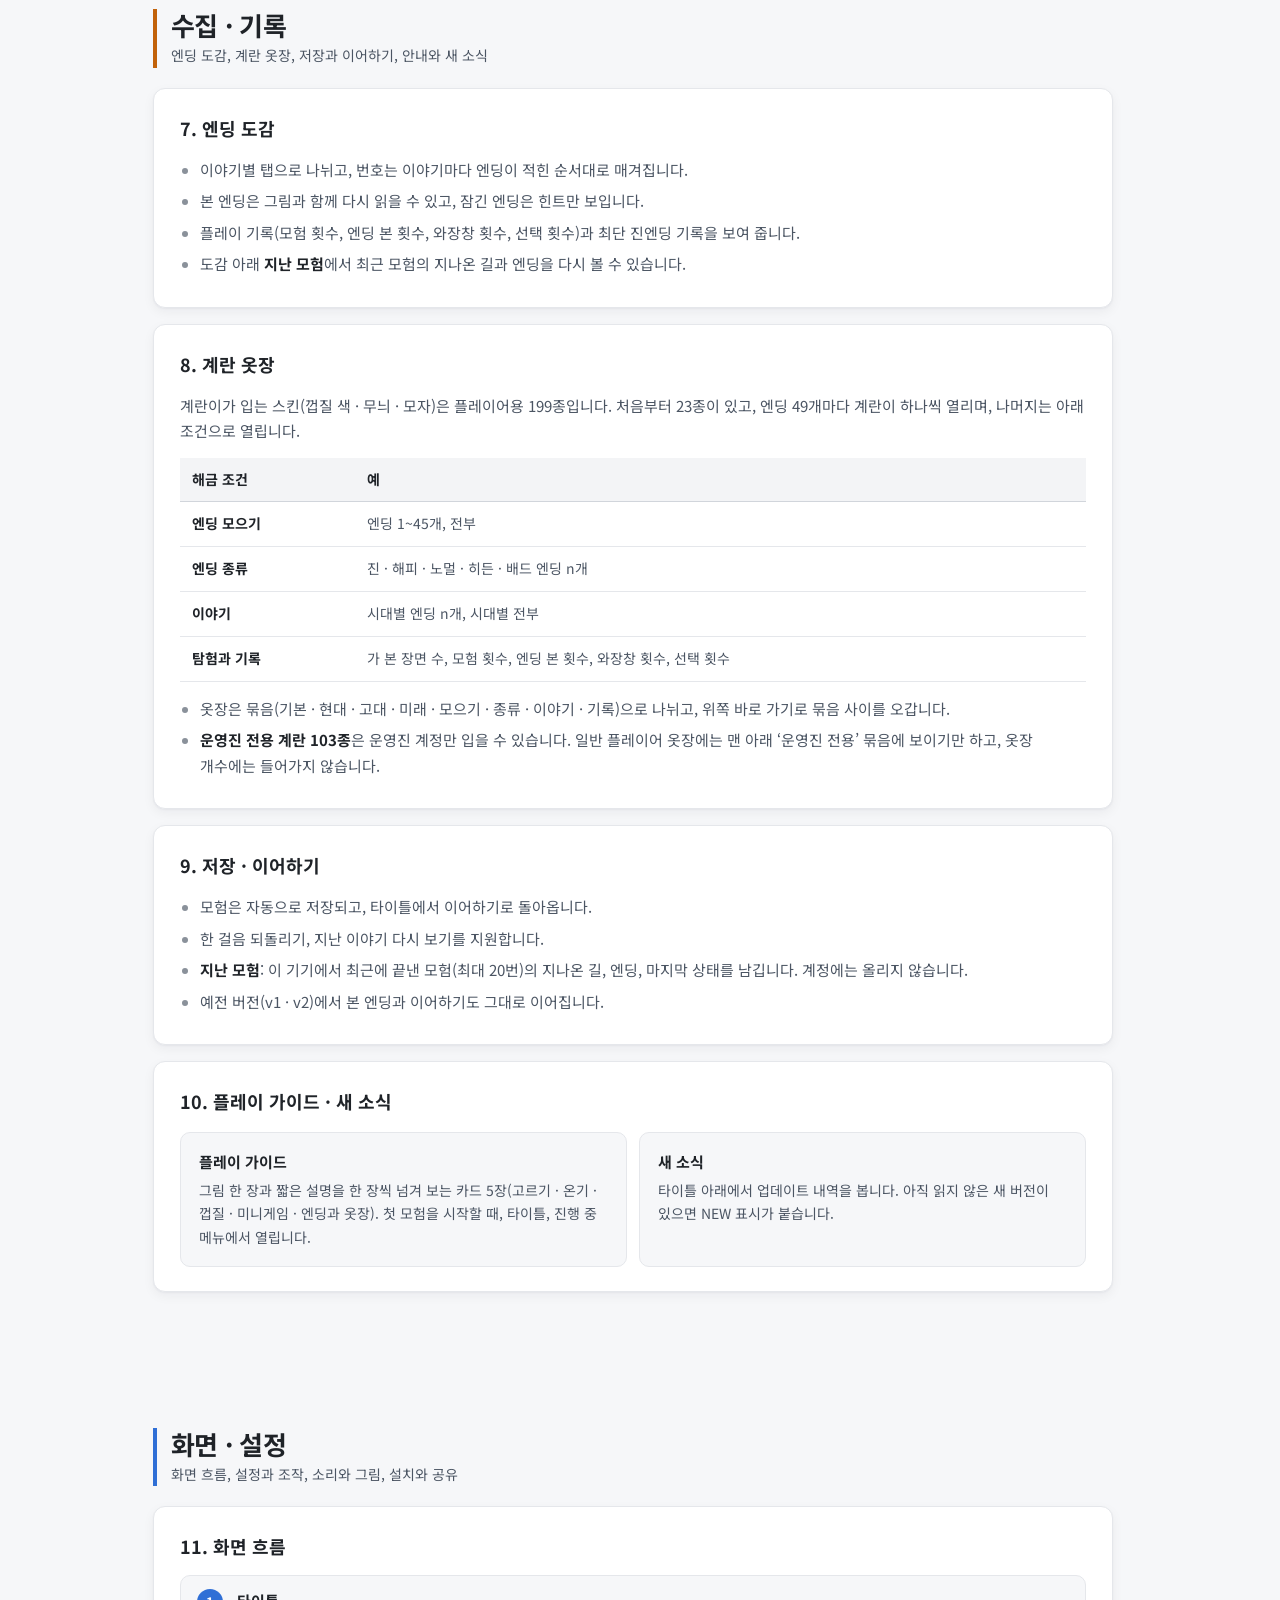
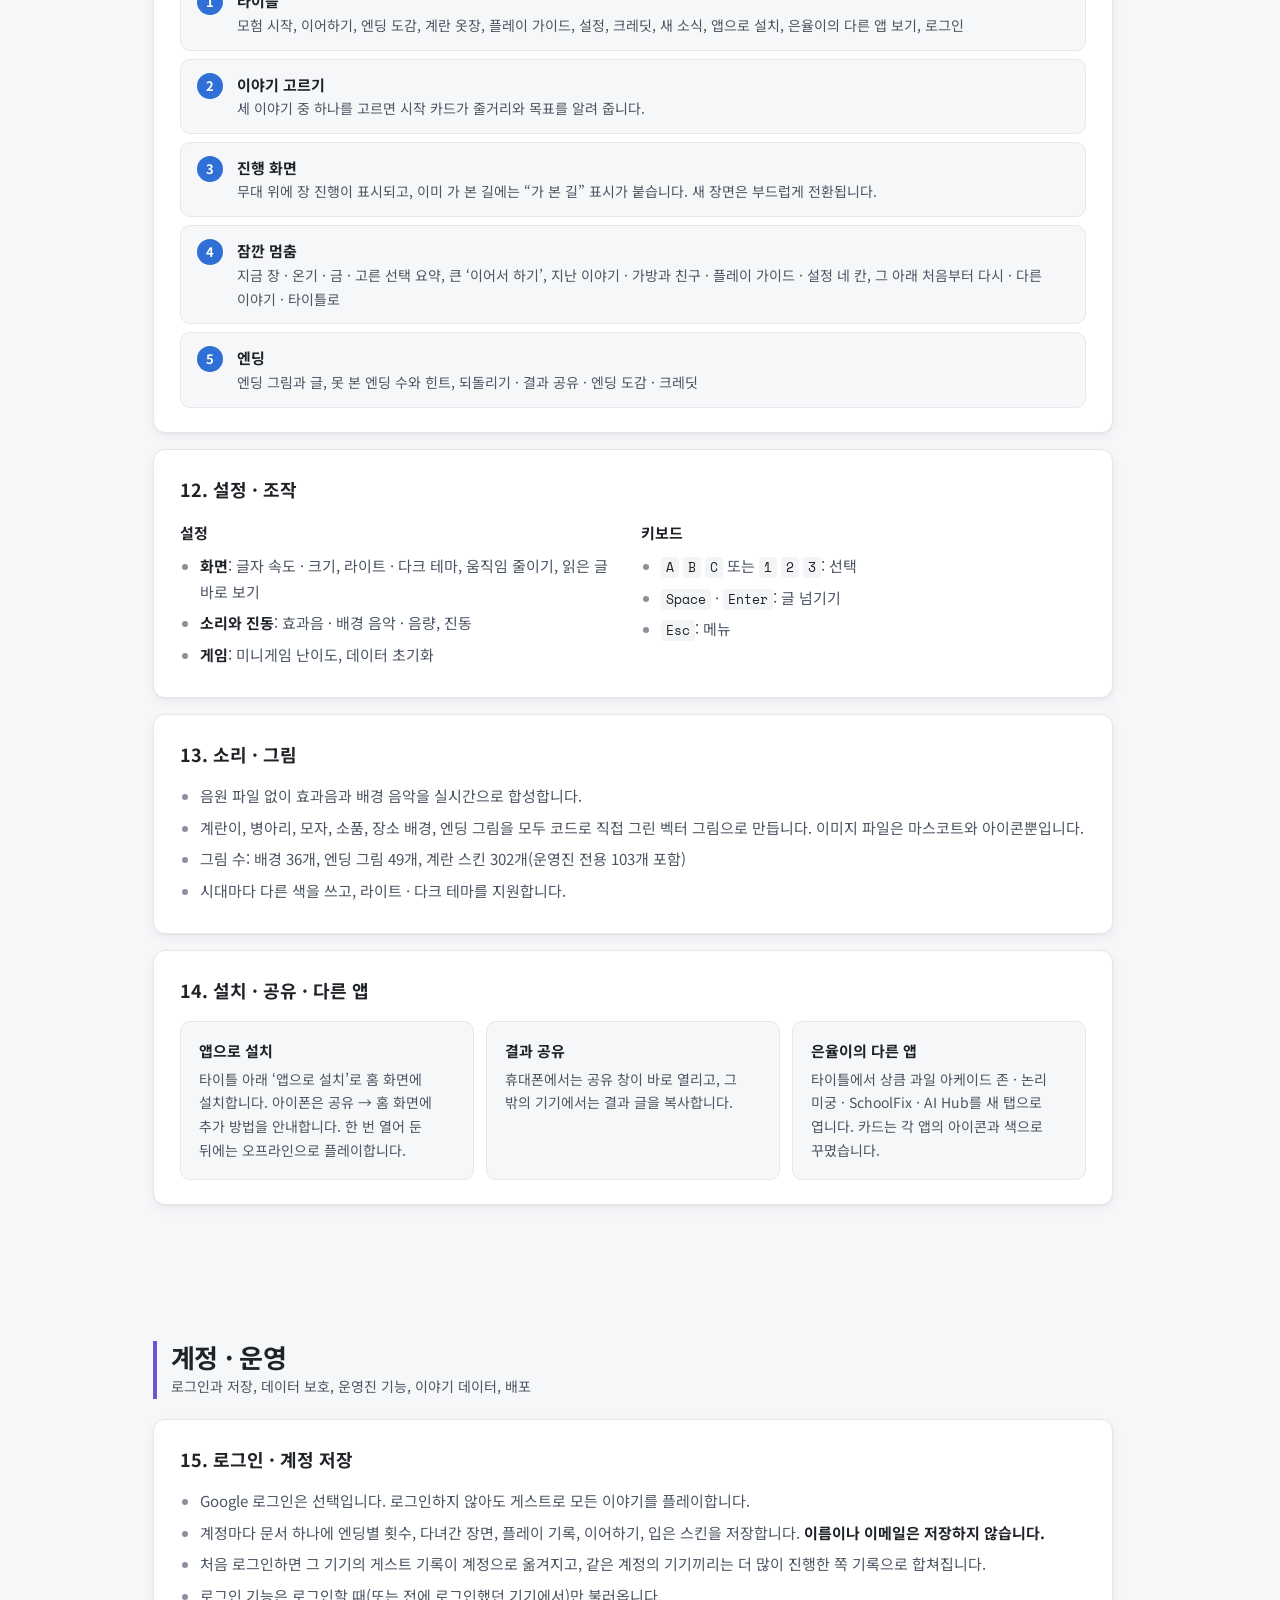
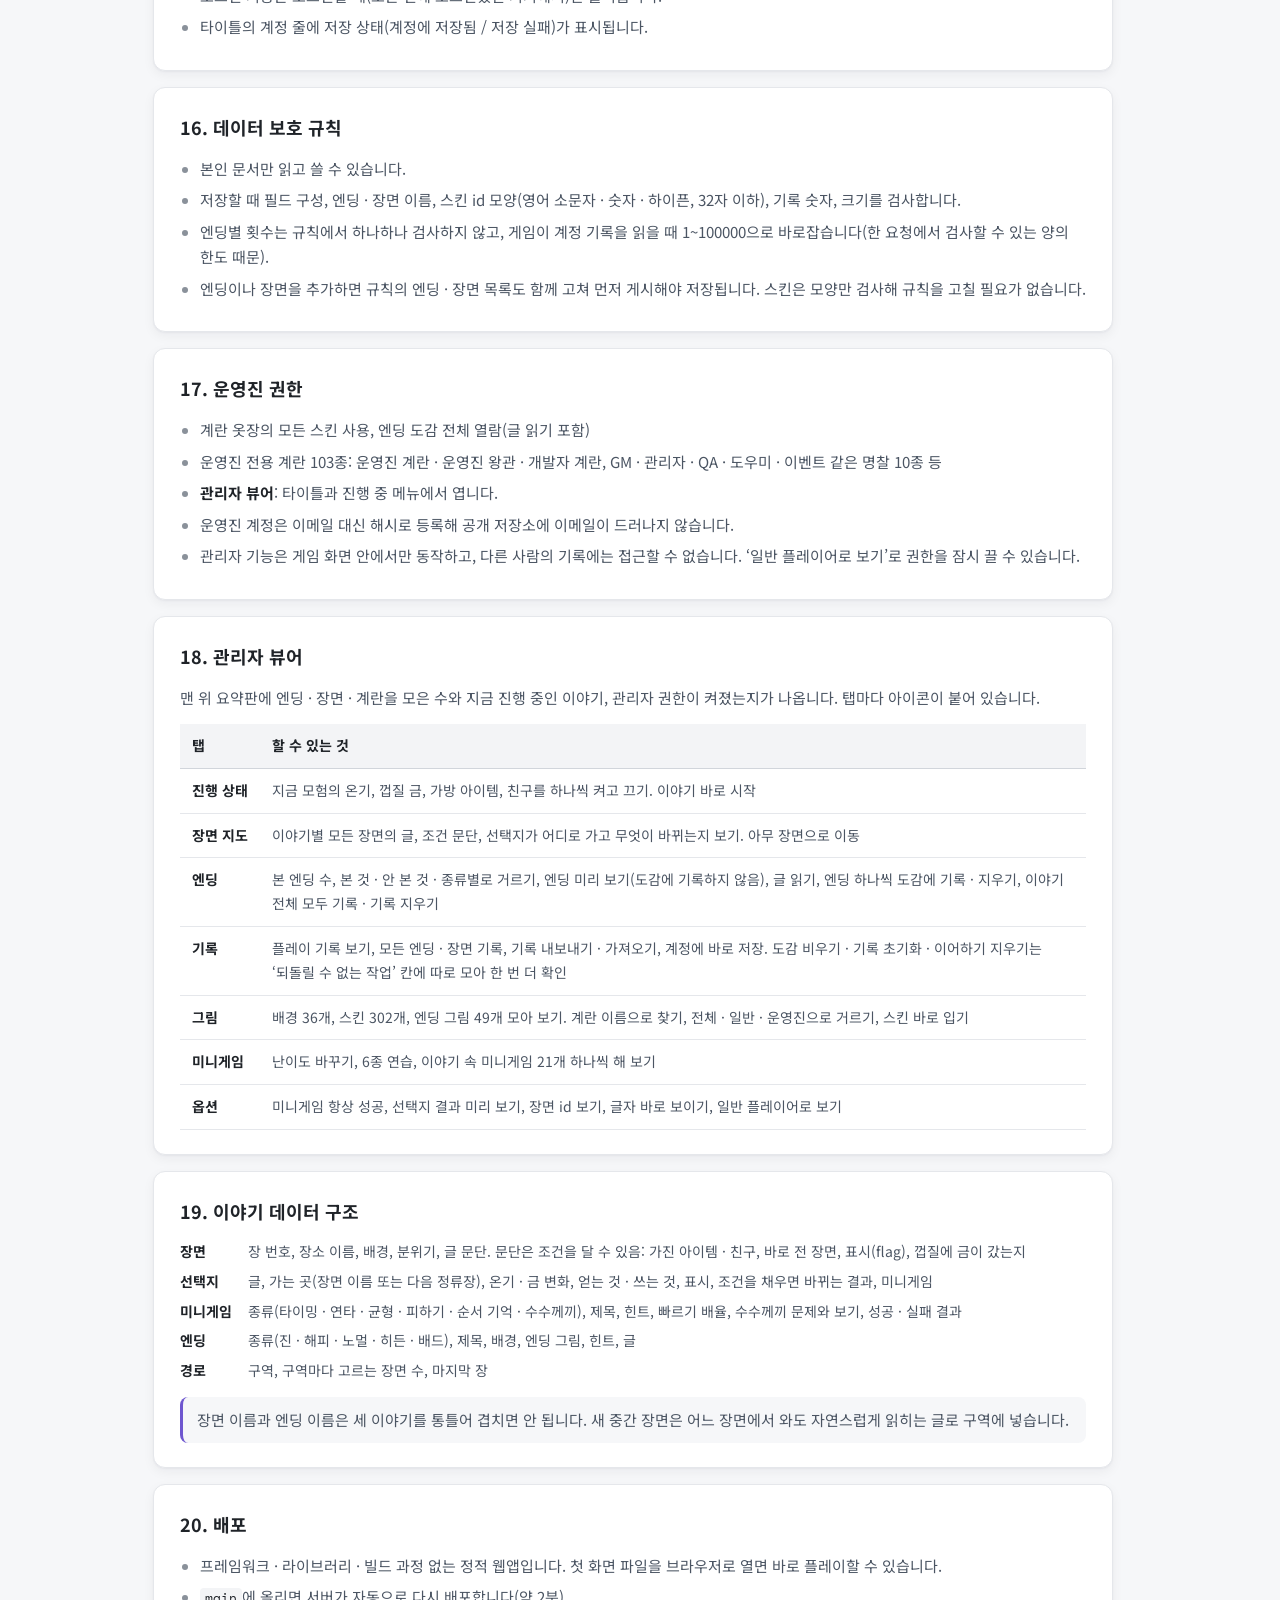
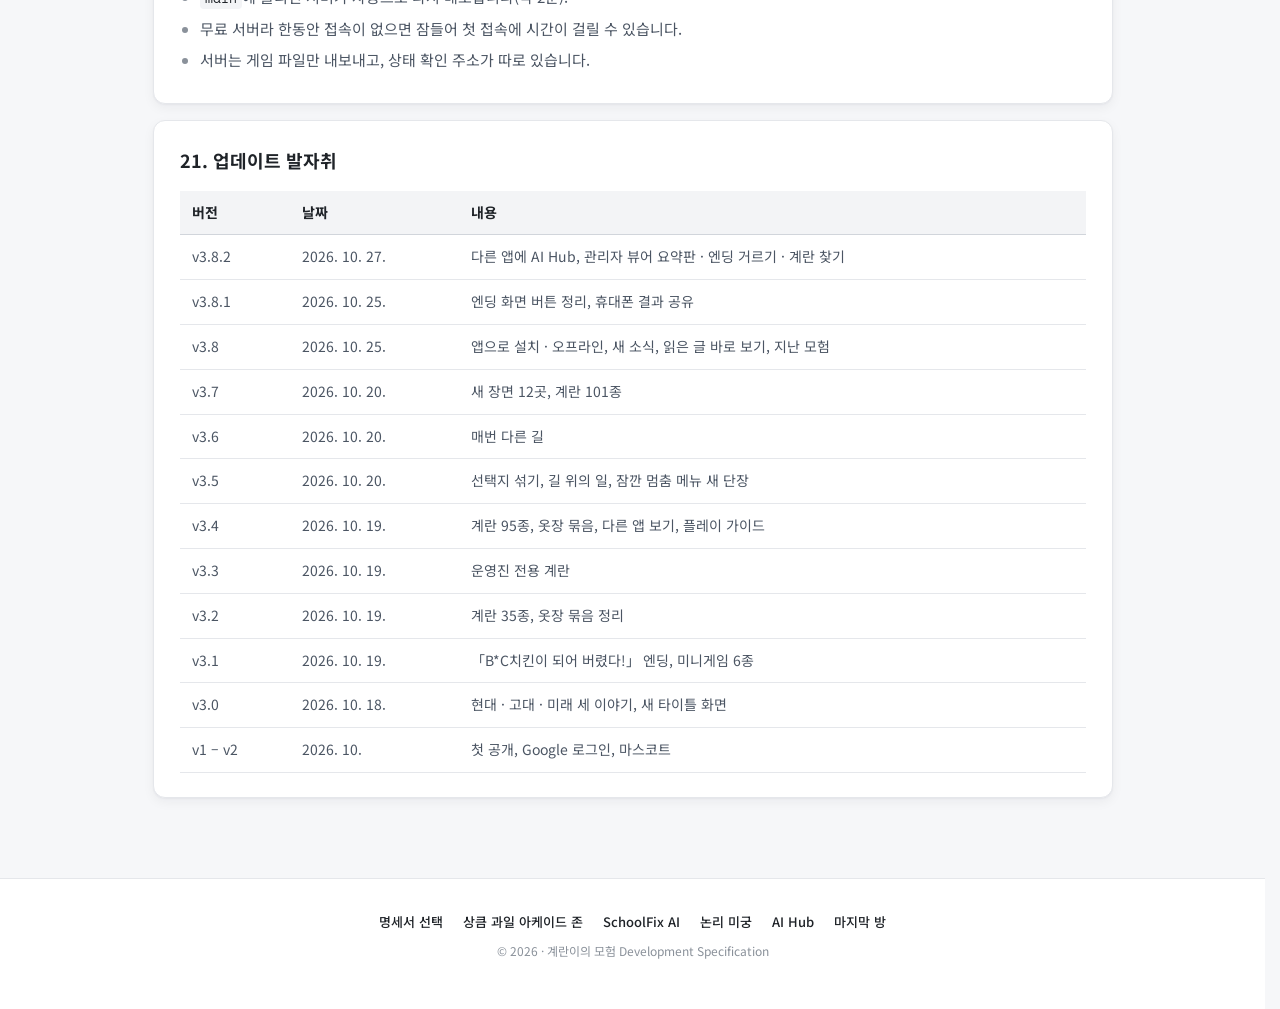
<file: egggame.html>
<!DOCTYPE html>
<html lang="ko">
<head>
<meta charset="UTF-8">
<meta name="viewport" content="width=device-width, initial-scale=1.0">
<meta name="description" content="계란이의 모험 v3.8.2 — 현대·고대·미래 세 시대의 계란이가 엄마 품을 찾아 떠나는 선택형 텍스트 어드벤처의 개발 명세서">
<meta name="theme-color" content="#f6f7f9" media="(prefers-color-scheme: light)">
<meta name="theme-color" content="#121417" media="(prefers-color-scheme: dark)">
<title>계란이의 모험 개발 명세서</title>
<link rel="icon" href="data:image/svg+xml,<svg xmlns='http://www.w3.org/2000/svg' viewBox='0 0 100 100'><text y='.9em' font-size='90'>🥚</text></svg>">
<link rel="preconnect" href="https://fonts.googleapis.com">
<link rel="preconnect" href="https://fonts.gstatic.com" crossorigin>
<link rel="stylesheet" href="https://fonts.googleapis.com/css2?family=Noto+Sans+KR:wght@400;500;700&family=Space+Mono:wght@400;700&display=swap">
<link rel="stylesheet" href="assets/spec.css?v=20261110">
</head>
<body class="page-egg">

<a class="skip-link" href="#play">본문으로 건너뛰기</a>

<!-- ═══════ TOP BAR ═══════ -->
<header class="topbar" id="topbar">
  <div class="topbar-inner">
    <a class="topbar-brand" href="index.html" title="명세서 선택으로">
      <svg class="ico" viewBox="0 0 24 24" aria-hidden="true" focusable="false"><polyline points="15 18 9 12 15 6"/></svg>
      <span class="brand-label">명세서 선택</span>
    </a>
    <nav class="topbar-tabs" aria-label="명세서 섹션 바로가기">
      <a class="tab tone-amber" href="#play" data-section="play"><span class="lbl-long">게임</span><span class="lbl-short">게임</span></a>
      <a class="tab tone-orange" href="#collect" data-section="collect"><span class="lbl-long">수집 · 기록</span><span class="lbl-short">수집</span></a>
      <a class="tab tone-blue" href="#screens" data-section="screens"><span class="lbl-long">화면 · 설정</span><span class="lbl-short">화면</span></a>
      <a class="tab tone-violet" href="#account" data-section="account"><span class="lbl-long">계정 · 운영</span><span class="lbl-short">계정</span></a>
    </nav>
    <div class="topbar-actions">
      <button class="icon-btn" id="printBtn" type="button" title="인쇄 / PDF로 저장" aria-label="인쇄 또는 PDF로 저장">
        <svg class="ico" viewBox="0 0 24 24" aria-hidden="true" focusable="false"><polyline points="6 9 6 2 18 2 18 9"/><path d="M6 18H4a2 2 0 0 1-2-2v-5a2 2 0 0 1 2-2h16a2 2 0 0 1 2 2v5a2 2 0 0 1-2 2h-2"/><rect x="6" y="14" width="12" height="8"/></svg>
      </button>
      <button class="icon-btn" id="tocBtn" type="button" aria-haspopup="dialog" aria-controls="toc" aria-label="목차 · 검색" title="목차 · 검색 (/)">
        <svg class="ico" viewBox="0 0 24 24" aria-hidden="true" focusable="false"><line x1="8" y1="6" x2="21" y2="6"/><line x1="8" y1="12" x2="21" y2="12"/><line x1="8" y1="18" x2="21" y2="18"/><line x1="3" y1="6" x2="3.01" y2="6"/><line x1="3" y1="12" x2="3.01" y2="12"/><line x1="3" y1="18" x2="3.01" y2="18"/></svg>
        <span class="btn-label">목차 · 검색</span>
        <kbd aria-hidden="true">/</kbd>
      </button>
    </div>
  </div>
  <div class="progress" aria-hidden="true"><div class="progress-bar" id="progressBar"></div></div>
</header>

<main id="main">

<!-- ═══════ PAGE HEADER ═══════ -->
<section class="landing" id="top" aria-labelledby="pageTitle">
 <div class="landing-inner">
  <p class="eyebrow">개발 명세서 · v3.8.2</p>
  <h1 class="landing-title" id="pageTitle">계란이의 모험</h1>
  <p class="landing-sub">현대·고대·미래, 세 시대의 계란이가 엄마 품을 찾아 떠나는 <strong>선택형 텍스트 어드벤처</strong>. 상황을 읽고 A·B·C 중 하나를 고르면, 고른 길에 따라 서로 다른 엔딩에 도착합니다.</p>
  <div class="stat-row">
    <div class="stat"><span class="stat-num">3</span><span class="stat-label">이야기</span></div>
    <div class="stat"><span class="stat-num">49</span><span class="stat-label">엔딩</span></div>
    <div class="stat"><span class="stat-num">50</span><span class="stat-label">장면</span></div>
    <div class="stat"><span class="stat-num">6</span><span class="stat-label">미니게임 종류</span></div>
  </div>
  <div class="nav-pills">
    <a class="nav-pill tone-amber" href="#play">게임</a>
    <a class="nav-pill tone-orange" href="#collect">수집 · 기록</a>
    <a class="nav-pill tone-blue" href="#screens">화면 · 설정</a>
    <a class="nav-pill tone-violet" href="#account">계정 · 운영</a>
  </div>
  <div class="ext-links">
    <a class="ext-link" href="https://egggame.onrender.com" target="_blank" rel="noopener">웹사이트 바로가기
      <svg class="ico" viewBox="0 0 24 24" aria-hidden="true" focusable="false"><path d="M18 13v6a2 2 0 0 1-2 2H5a2 2 0 0 1-2-2V8a2 2 0 0 1 2-2h6"/><polyline points="15 3 21 3 21 9"/><line x1="10" y1="14" x2="21" y2="3"/></svg></a>
    <a class="ext-link ext-link-sub" href="apk/egggame.apk" download>APK 다운로드
      <svg class="ico" viewBox="0 0 24 24" aria-hidden="true" focusable="false"><path d="M21 15v4a2 2 0 0 1-2 2H5a2 2 0 0 1-2-2v-4"/><polyline points="7 10 12 15 17 10"/><line x1="12" y1="15" x2="12" y2="3"/></svg></a>
  </div>
  <p class="ext-note">APK: 안드로이드 7.0 이상 · 357,180바이트 · 설치하면 웹사이트의 최신 버전이 앱 화면으로 열립니다.</p>
  <p class="doc-meta">기준: v3.8.2 (2026-10-27) · 작성 2026-10-27 · 갱신 2026-11-03</p>
  <p class="landing-hint"><kbd>/</kbd> 키를 눌러 목차와 내용을 바로 검색할 수 있습니다.</p>
 </div>
</section>

<!-- ════════════════════════════════════════
     SECTION 1 · 게임
════════════════════════════════════════ -->
<section class="spec-section tone-amber" id="play" aria-labelledby="playTitle">

  <div class="spec-header">
    <div class="spec-header-text">
      <h2 id="playTitle">게임</h2>
      <p>이야기, 진행 규칙, 매번 달라지는 모험, 미니게임과 엔딩</p>
    </div>
  </div>

  <div class="card" id="eg-overview">
    <h3>1. 프로젝트 개요</h3>
    <p>이야기를 하나 고르고, 장면마다 상황 설명을 읽은 뒤 A·B·C 중 하나를 고르는 텍스트 어드벤처입니다. 온기를 지키고 껍질이 깨지지 않게 하면서 엄마 품까지 가는 것이 목표이고, 고른 길과 만난 친구, 챙긴 물건에 따라 49가지 엔딩 중 하나에 도착합니다.</p>
    <div class="grid-auto">
      <div class="mini-card"><h4>선택형 이야기</h4><p>이야기 3편, 장면 50곳. 같은 장소라도 어떤 길로 왔는지, 누구와 함께인지에 따라 글이 달라집니다.</p></div>
      <div class="mini-card"><h4>로그인 없이 플레이</h4><p>게스트로 바로 시작하고, Google 로그인하면 기록이 계정에 저장돼 다른 기기에서도 이어집니다.</p></div>
      <div class="mini-card"><h4>설치형 앱</h4><p>휴대폰 홈 화면에 설치할 수 있고, 한 번 열어 둔 뒤에는 인터넷 없이도 플레이할 수 있습니다.</p></div>
    </div>
  </div>

  <div class="card" id="eg-stories">
    <h3>2. 이야기 3편</h3>
    <div class="table-wrap">
      <table>
        <thead><tr><th scope="col">이야기</th><th scope="col">시대</th><th scope="col">줄거리</th><th scope="col" class="num">엔딩</th></tr></thead>
        <tbody>
          <tr><td class="nowrap"><strong>「냉장고 대탈출」</strong></td><td>현대</td><td>할머니 댁 냉장고 맨 끝자리에서 들판 끝 꼬꼬엄마 품까지</td><td class="num">22</td></tr>
          <tr><td class="nowrap"><strong>「구지봉의 일곱째 알」</strong></td><td>고대</td><td>하늘에서 내려온 황금알 여섯 개 사이에 끼어 버린 하얀 알이 신라 “닭의 숲”까지</td><td class="num">14</td></tr>
          <tr><td class="nowrap"><strong>「화성으로 간 마지막 계란」</strong></td><td>미래</td><td>2126년 화성행 우주선의 마지막 지구산 계란이 화성 붉은 온실까지</td><td class="num">13</td></tr>
        </tbody>
      </table>
    </div>
    <p class="note">이야기마다 4장으로 이루어지고, 시작 카드에서 줄거리와 목표를 먼저 알려 줍니다.</p>
  </div>

  <div class="card" id="eg-rules">
    <h3>3. 진행 규칙</h3>
    <div class="grid-auto">
      <div class="mini-card"><h4>온기</h4><p>차가운 곳에서 시작합니다. 둥지까지 20℃ 넘게 데워 오고 마지막 밤(폭풍우 · 첫서리 · 모래폭풍)을 잘 버티면 진엔딩 조건을 채웁니다.</p></div>
      <div class="mini-card"><h4>껍질</h4><p>떨어지거나 부딪히면 금이 갑니다. 금이 3개가 되면 그 자리에서 그 이야기의 ‘와장창’ 엔딩입니다.</p></div>
      <div class="mini-card"><h4>가방</h4><p>버터 · 쇠비늘 갑옷 · 수리 테이프는 금 1번을 막고, 밀짚 · 비단 · 은박 담요는 추운 밤을 따뜻하게 합니다. 멸치 · 금실은 동물의 마음을 엽니다.</p></div>
      <div class="mini-card"><h4>친구</h4><p>현대 9명, 고대 5명, 미래 4명. 한 모험에서 셋 이상 사귀면 마지막 밤에 숨은 엔딩이 열립니다.</p></div>
    </div>
  </div>

  <div class="card" id="eg-random">
    <h3>4. 매번 다른 모험</h3>
    <div class="grid-2">
      <div>
        <p class="sub-title">달라지는 것</p>
        <ul>
          <li><strong>지나는 장면</strong>: 중간 장면이 구역(현대: 집 안 → 바깥 마을 / 고대: 가야 마을 → 먼 길 / 미래: 우주선 안 → 화성으로)으로 나뉘어, 구역마다 1~3곳을 무작위로 골라 무작위 순서로 지납니다.</li>
          <li><strong>선택지 순서</strong>: 모험마다 섞입니다. 키보드 A·B·C는 화면에 보이는 순서를 따릅니다.</li>
          <li><strong>그날의 분위기와 길 위의 일</strong>: 출발할 때 분위기 한 줄, 장면 사이에 온기 ±1~2℃ 같은 작은 사건이 무작위로 나옵니다(이야기마다 10개 남짓).</li>
        </ul>
      </div>
      <div>
        <p class="sub-title">그대로인 것</p>
        <ul>
          <li>출발 장면과 구역의 앞뒤 순서</li>
          <li>마지막 장(엄마 둥지 → 마지막 밤)</li>
          <li>“트럭에 올라탄다 → 트럭”처럼 다음 장소를 콕 집는 선택</li>
          <li>한 모험에서 같은 장면은 다시 지나지 않음</li>
          <li>같은 모험 안에서는 순서와 사건이 고정되어 이어하기 · 되돌리기에도 같음</li>
        </ul>
      </div>
    </div>
  </div>

  <div class="card" id="eg-minigames">
    <h3>5. 미니게임 6종</h3>
    <div class="table-wrap">
      <table>
        <thead><tr><th scope="col">미니게임</th><th scope="col">하는 방법</th></tr></thead>
        <tbody>
          <tr><td><strong>타이밍</strong></td><td>노란 칸에서 멈추기</td></tr>
          <tr><td><strong>연타</strong></td><td>시간 안에 게이지 채우기</td></tr>
          <tr><td><strong>균형</strong></td><td>◀ ▶로 버티기</td></tr>
          <tr><td><strong>피하기</strong></td><td>세 줄에서 떨어지는 것 피하기</td></tr>
          <tr><td><strong>순서 기억</strong></td><td>반짝인 순서대로 누르기</td></tr>
          <tr><td><strong>수수께끼</strong></td><td>알맞은 답 고르기</td></tr>
        </tbody>
      </table>
    </div>
    <ul style="margin-top:14px;">
      <li>이야기 속 미니게임은 21개(현대 11 · 고대 6 · 미래 4). 선택지에 붙어 있다가 고르면 시작됩니다.</li>
      <li>시작 전 준비 카운트다운, 시간 제한이 있고, 설정의 난이도에 따라 칸 넓이 · 시간 · 기회가 바뀝니다.</li>
      <li>실패하면 금이 가거나 다른 장소로 가는 등 결과가 이야기에 이어집니다.</li>
    </ul>
  </div>

  <div class="card" id="eg-endings">
    <h3>6. 엔딩 49가지</h3>
    <div class="grid-2">
      <div class="table-wrap">
        <table>
          <thead><tr><th scope="col">종류</th><th scope="col" class="num">수</th></tr></thead>
          <tbody>
            <tr><td><strong>진엔딩</strong></td><td class="num">3</td></tr>
            <tr><td><strong>히든</strong></td><td class="num">8</td></tr>
            <tr><td><strong>해피</strong></td><td class="num">8</td></tr>
            <tr><td><strong>노멀</strong></td><td class="num">11</td></tr>
            <tr><td><strong>배드</strong></td><td class="num">19</td></tr>
          </tbody>
        </table>
      </div>
      <ul>
        <li>엔딩마다 고유한 그림이 있고, 입은 스킨과 상관없이 그 엔딩의 모습으로 그립니다.</li>
        <li>현대 이야기 양계장 부화실의 「B*C치킨이 되어 버렸다!」 같은 특별 엔딩이 있습니다.</li>
        <li>엔딩 화면에서 이 이야기에서 아직 못 본 엔딩 수와 힌트 하나를 볼 수 있습니다.</li>
        <li>엔딩 화면 아래 버튼: 되돌리기 · 결과 공유 · 엔딩 도감 · 크레딧</li>
        <li>모험을 시작한 뒤 새로 열린 계란 스킨을 엔딩 화면에서 알려 줍니다.</li>
      </ul>
    </div>
  </div>

</section>

<!-- ════════════════════════════════════════
     SECTION 2 · 수집 · 기록
════════════════════════════════════════ -->
<section class="spec-section tone-orange" id="collect" aria-labelledby="collectTitle">

  <div class="spec-header">
    <div class="spec-header-text">
      <h2 id="collectTitle">수집 · 기록</h2>
      <p>엔딩 도감, 계란 옷장, 저장과 이어하기, 안내와 새 소식</p>
    </div>
  </div>

  <div class="card" id="eg-book">
    <h3>7. 엔딩 도감</h3>
    <ul>
      <li>이야기별 탭으로 나뉘고, 번호는 이야기마다 엔딩이 적힌 순서대로 매겨집니다.</li>
      <li>본 엔딩은 그림과 함께 다시 읽을 수 있고, 잠긴 엔딩은 힌트만 보입니다.</li>
      <li>플레이 기록(모험 횟수, 엔딩 본 횟수, 와장창 횟수, 선택 횟수)과 최단 진엔딩 기록을 보여 줍니다.</li>
      <li>도감 아래 <strong>지난 모험</strong>에서 최근 모험의 지나온 길과 엔딩을 다시 볼 수 있습니다.</li>
    </ul>
  </div>

  <div class="card" id="eg-closet">
    <h3>8. 계란 옷장</h3>
    <p>계란이가 입는 스킨(껍질 색 · 무늬 · 모자)은 플레이어용 199종입니다. 처음부터 23종이 있고, 엔딩 49개마다 계란이 하나씩 열리며, 나머지는 아래 조건으로 열립니다.</p>
    <div class="table-wrap">
      <table>
        <thead><tr><th scope="col">해금 조건</th><th scope="col">예</th></tr></thead>
        <tbody>
          <tr><td><strong>엔딩 모으기</strong></td><td>엔딩 1~45개, 전부</td></tr>
          <tr><td><strong>엔딩 종류</strong></td><td>진 · 해피 · 노멀 · 히든 · 배드 엔딩 n개</td></tr>
          <tr><td><strong>이야기</strong></td><td>시대별 엔딩 n개, 시대별 전부</td></tr>
          <tr><td><strong>탐험과 기록</strong></td><td>가 본 장면 수, 모험 횟수, 엔딩 본 횟수, 와장창 횟수, 선택 횟수</td></tr>
        </tbody>
      </table>
    </div>
    <ul style="margin-top:14px;">
      <li>옷장은 묶음(기본 · 현대 · 고대 · 미래 · 모으기 · 종류 · 이야기 · 기록)으로 나뉘고, 위쪽 바로 가기로 묶음 사이를 오갑니다.</li>
      <li><strong>운영진 전용 계란 103종</strong>은 운영진 계정만 입을 수 있습니다. 일반 플레이어 옷장에는 맨 아래 ‘운영진 전용’ 묶음에 보이기만 하고, 옷장 개수에는 들어가지 않습니다.</li>
    </ul>
  </div>

  <div class="card" id="eg-save">
    <h3>9. 저장 · 이어하기</h3>
    <ul>
      <li>모험은 자동으로 저장되고, 타이틀에서 이어하기로 돌아옵니다.</li>
      <li>한 걸음 되돌리기, 지난 이야기 다시 보기를 지원합니다.</li>
      <li><strong>지난 모험</strong>: 이 기기에서 최근에 끝낸 모험(최대 20번)의 지나온 길, 엔딩, 마지막 상태를 남깁니다. 계정에는 올리지 않습니다.</li>
      <li>예전 버전(v1 · v2)에서 본 엔딩과 이어하기도 그대로 이어집니다.</li>
    </ul>
  </div>

  <div class="card" id="eg-guide">
    <h3>10. 플레이 가이드 · 새 소식</h3>
    <div class="grid-auto">
      <div class="mini-card"><h4>플레이 가이드</h4><p>그림 한 장과 짧은 설명을 한 장씩 넘겨 보는 카드 5장(고르기 · 온기 · 껍질 · 미니게임 · 엔딩과 옷장). 첫 모험을 시작할 때, 타이틀, 진행 중 메뉴에서 열립니다.</p></div>
      <div class="mini-card"><h4>새 소식</h4><p>타이틀 아래에서 업데이트 내역을 봅니다. 아직 읽지 않은 새 버전이 있으면 NEW 표시가 붙습니다.</p></div>
    </div>
  </div>

</section>

<!-- ════════════════════════════════════════
     SECTION 3 · 화면 · 설정
════════════════════════════════════════ -->
<section class="spec-section tone-blue" id="screens" aria-labelledby="screensTitle">

  <div class="spec-header">
    <div class="spec-header-text">
      <h2 id="screensTitle">화면 · 설정</h2>
      <p>화면 흐름, 설정과 조작, 소리와 그림, 설치와 공유</p>
    </div>
  </div>

  <div class="card" id="eg-flow">
    <h3>11. 화면 흐름</h3>
    <ol class="steps">
      <li><strong>타이틀</strong><span>모험 시작, 이어하기, 엔딩 도감, 계란 옷장, 플레이 가이드, 설정, 크레딧, 새 소식, 앱으로 설치, 은율이의 다른 앱 보기, 로그인</span></li>
      <li><strong>이야기 고르기</strong><span>세 이야기 중 하나를 고르면 시작 카드가 줄거리와 목표를 알려 줍니다.</span></li>
      <li><strong>진행 화면</strong><span>무대 위에 장 진행이 표시되고, 이미 가 본 길에는 “가 본 길” 표시가 붙습니다. 새 장면은 부드럽게 전환됩니다.</span></li>
      <li><strong>잠깐 멈춤</strong><span>지금 장 · 온기 · 금 · 고른 선택 요약, 큰 ‘이어서 하기’, 지난 이야기 · 가방과 친구 · 플레이 가이드 · 설정 네 칸, 그 아래 처음부터 다시 · 다른 이야기 · 타이틀로</span></li>
      <li><strong>엔딩</strong><span>엔딩 그림과 글, 못 본 엔딩 수와 힌트, 되돌리기 · 결과 공유 · 엔딩 도감 · 크레딧</span></li>
    </ol>
  </div>

  <div class="card" id="eg-settings">
    <h3>12. 설정 · 조작</h3>
    <div class="grid-2">
      <div>
        <p class="sub-title">설정</p>
        <ul>
          <li><strong>화면</strong>: 글자 속도 · 크기, 라이트 · 다크 테마, 움직임 줄이기, 읽은 글 바로 보기</li>
          <li><strong>소리와 진동</strong>: 효과음 · 배경 음악 · 음량, 진동</li>
          <li><strong>게임</strong>: 미니게임 난이도, 데이터 초기화</li>
        </ul>
      </div>
      <div>
        <p class="sub-title">키보드</p>
        <ul>
          <li><code>A</code> <code>B</code> <code>C</code> 또는 <code>1</code> <code>2</code> <code>3</code>: 선택</li>
          <li><code>Space</code> · <code>Enter</code>: 글 넘기기</li>
          <li><code>Esc</code>: 메뉴</li>
        </ul>
      </div>
    </div>
  </div>

  <div class="card" id="eg-art">
    <h3>13. 소리 · 그림</h3>
    <ul>
      <li>음원 파일 없이 효과음과 배경 음악을 실시간으로 합성합니다.</li>
      <li>계란이, 병아리, 모자, 소품, 장소 배경, 엔딩 그림을 모두 코드로 직접 그린 벡터 그림으로 만듭니다. 이미지 파일은 마스코트와 아이콘뿐입니다.</li>
      <li>그림 수: 배경 36개, 엔딩 그림 49개, 계란 스킨 302개(운영진 전용 103개 포함)</li>
      <li>시대마다 다른 색을 쓰고, 라이트 · 다크 테마를 지원합니다.</li>
    </ul>
  </div>

  <div class="card" id="eg-install">
    <h3>14. 설치 · 공유 · 다른 앱</h3>
    <div class="grid-auto">
      <div class="mini-card"><h4>앱으로 설치</h4><p>타이틀 아래 ‘앱으로 설치’로 홈 화면에 설치합니다. 아이폰은 공유 → 홈 화면에 추가 방법을 안내합니다. 한 번 열어 둔 뒤에는 오프라인으로 플레이합니다.</p></div>
      <div class="mini-card"><h4>결과 공유</h4><p>휴대폰에서는 공유 창이 바로 열리고, 그 밖의 기기에서는 결과 글을 복사합니다.</p></div>
      <div class="mini-card"><h4>은율이의 다른 앱</h4><p>타이틀에서 상큼 과일 아케이드 존 · 논리 미궁 · SchoolFix · AI Hub를 새 탭으로 엽니다. 카드는 각 앱의 아이콘과 색으로 꾸몄습니다.</p></div>
    </div>
  </div>

</section>

<!-- ════════════════════════════════════════
     SECTION 4 · 계정 · 운영
════════════════════════════════════════ -->
<section class="spec-section tone-violet" id="account" aria-labelledby="accountTitle">

  <div class="spec-header">
    <div class="spec-header-text">
      <h2 id="accountTitle">계정 · 운영</h2>
      <p>로그인과 저장, 데이터 보호, 운영진 기능, 이야기 데이터, 배포</p>
    </div>
  </div>

  <div class="card" id="eg-login">
    <h3>15. 로그인 · 계정 저장</h3>
    <ul>
      <li>Google 로그인은 선택입니다. 로그인하지 않아도 게스트로 모든 이야기를 플레이합니다.</li>
      <li>계정마다 문서 하나에 엔딩별 횟수, 다녀간 장면, 플레이 기록, 이어하기, 입은 스킨을 저장합니다. <strong>이름이나 이메일은 저장하지 않습니다.</strong></li>
      <li>처음 로그인하면 그 기기의 게스트 기록이 계정으로 옮겨지고, 같은 계정의 기기끼리는 더 많이 진행한 쪽 기록으로 합쳐집니다.</li>
      <li>로그인 기능은 로그인할 때(또는 전에 로그인했던 기기에서)만 불러옵니다.</li>
      <li>타이틀의 계정 줄에 저장 상태(계정에 저장됨 / 저장 실패)가 표시됩니다.</li>
    </ul>
  </div>

  <div class="card" id="eg-rules-data">
    <h3>16. 데이터 보호 규칙</h3>
    <ul>
      <li>본인 문서만 읽고 쓸 수 있습니다.</li>
      <li>저장할 때 필드 구성, 엔딩 · 장면 이름, 스킨 id 모양(영어 소문자 · 숫자 · 하이픈, 32자 이하), 기록 숫자, 크기를 검사합니다.</li>
      <li>엔딩별 횟수는 규칙에서 하나하나 검사하지 않고, 게임이 계정 기록을 읽을 때 1~100000으로 바로잡습니다(한 요청에서 검사할 수 있는 양의 한도 때문).</li>
      <li>엔딩이나 장면을 추가하면 규칙의 엔딩 · 장면 목록도 함께 고쳐 먼저 게시해야 저장됩니다. 스킨은 모양만 검사해 규칙을 고칠 필요가 없습니다.</li>
    </ul>
  </div>

  <div class="card" id="eg-staff">
    <h3>17. 운영진 권한</h3>
    <ul>
      <li>계란 옷장의 모든 스킨 사용, 엔딩 도감 전체 열람(글 읽기 포함)</li>
      <li>운영진 전용 계란 103종: 운영진 계란 · 운영진 왕관 · 개발자 계란, GM · 관리자 · QA · 도우미 · 이벤트 같은 명찰 10종 등</li>
      <li><strong>관리자 뷰어</strong>: 타이틀과 진행 중 메뉴에서 엽니다.</li>
      <li>운영진 계정은 이메일 대신 해시로 등록해 공개 저장소에 이메일이 드러나지 않습니다.</li>
      <li>관리자 기능은 게임 화면 안에서만 동작하고, 다른 사람의 기록에는 접근할 수 없습니다. ‘일반 플레이어로 보기’로 권한을 잠시 끌 수 있습니다.</li>
    </ul>
  </div>

  <div class="card" id="eg-viewer">
    <h3>18. 관리자 뷰어</h3>
    <p>맨 위 요약판에 엔딩 · 장면 · 계란을 모은 수와 지금 진행 중인 이야기, 관리자 권한이 켜졌는지가 나옵니다. 탭마다 아이콘이 붙어 있습니다.</p>
    <div class="table-wrap">
      <table>
        <thead><tr><th scope="col">탭</th><th scope="col">할 수 있는 것</th></tr></thead>
        <tbody>
          <tr><td class="nowrap"><strong>진행 상태</strong></td><td>지금 모험의 온기, 껍질 금, 가방 아이템, 친구를 하나씩 켜고 끄기. 이야기 바로 시작</td></tr>
          <tr><td class="nowrap"><strong>장면 지도</strong></td><td>이야기별 모든 장면의 글, 조건 문단, 선택지가 어디로 가고 무엇이 바뀌는지 보기. 아무 장면으로 이동</td></tr>
          <tr><td class="nowrap"><strong>엔딩</strong></td><td>본 엔딩 수, 본 것 · 안 본 것 · 종류별로 거르기, 엔딩 미리 보기(도감에 기록하지 않음), 글 읽기, 엔딩 하나씩 도감에 기록 · 지우기, 이야기 전체 모두 기록 · 기록 지우기</td></tr>
          <tr><td class="nowrap"><strong>기록</strong></td><td>플레이 기록 보기, 모든 엔딩 · 장면 기록, 기록 내보내기 · 가져오기, 계정에 바로 저장. 도감 비우기 · 기록 초기화 · 이어하기 지우기는 ‘되돌릴 수 없는 작업’ 칸에 따로 모아 한 번 더 확인</td></tr>
          <tr><td class="nowrap"><strong>그림</strong></td><td>배경 36개, 스킨 302개, 엔딩 그림 49개 모아 보기. 계란 이름으로 찾기, 전체 · 일반 · 운영진으로 거르기, 스킨 바로 입기</td></tr>
          <tr><td class="nowrap"><strong>미니게임</strong></td><td>난이도 바꾸기, 6종 연습, 이야기 속 미니게임 21개 하나씩 해 보기</td></tr>
          <tr><td class="nowrap"><strong>옵션</strong></td><td>미니게임 항상 성공, 선택지 결과 미리 보기, 장면 id 보기, 글자 바로 보이기, 일반 플레이어로 보기</td></tr>
        </tbody>
      </table>
    </div>
  </div>

  <div class="card" id="eg-data">
    <h3>19. 이야기 데이터 구조</h3>
    <dl class="kv">
      <dt>장면</dt><dd>장 번호, 장소 이름, 배경, 분위기, 글 문단. 문단은 조건을 달 수 있음: 가진 아이템 · 친구, 바로 전 장면, 표시(flag), 껍질에 금이 갔는지</dd>
      <dt>선택지</dt><dd>글, 가는 곳(장면 이름 또는 다음 정류장), 온기 · 금 변화, 얻는 것 · 쓰는 것, 표시, 조건을 채우면 바뀌는 결과, 미니게임</dd>
      <dt>미니게임</dt><dd>종류(타이밍 · 연타 · 균형 · 피하기 · 순서 기억 · 수수께끼), 제목, 힌트, 빠르기 배율, 수수께끼 문제와 보기, 성공 · 실패 결과</dd>
      <dt>엔딩</dt><dd>종류(진 · 해피 · 노멀 · 히든 · 배드), 제목, 배경, 엔딩 그림, 힌트, 글</dd>
      <dt>경로</dt><dd>구역, 구역마다 고르는 장면 수, 마지막 장</dd>
    </dl>
    <p class="note">장면 이름과 엔딩 이름은 세 이야기를 통틀어 겹치면 안 됩니다. 새 중간 장면은 어느 장면에서 와도 자연스럽게 읽히는 글로 구역에 넣습니다.</p>
  </div>

  <div class="card" id="eg-deploy">
    <h3>20. 배포</h3>
    <ul>
      <li>프레임워크 · 라이브러리 · 빌드 과정 없는 정적 웹앱입니다. 첫 화면 파일을 브라우저로 열면 바로 플레이할 수 있습니다.</li>
      <li><code>main</code>에 올리면 서버가 자동으로 다시 배포합니다(약 2분).</li>
      <li>무료 서버라 한동안 접속이 없으면 잠들어 첫 접속에 시간이 걸릴 수 있습니다.</li>
      <li>서버는 게임 파일만 내보내고, 상태 확인 주소가 따로 있습니다.</li>
    </ul>
  </div>

  <div class="card" id="eg-history">
    <h3>21. 업데이트 발자취</h3>
    <div class="table-wrap">
      <table>
        <thead><tr><th scope="col">버전</th><th scope="col">날짜</th><th scope="col">내용</th></tr></thead>
        <tbody>
          <tr><td class="nowrap">v3.8.2</td><td class="nowrap">2026. 10. 27.</td><td>다른 앱에 AI Hub, 관리자 뷰어 요약판 · 엔딩 거르기 · 계란 찾기</td></tr>
          <tr><td class="nowrap">v3.8.1</td><td class="nowrap">2026. 10. 25.</td><td>엔딩 화면 버튼 정리, 휴대폰 결과 공유</td></tr>
          <tr><td class="nowrap">v3.8</td><td class="nowrap">2026. 10. 25.</td><td>앱으로 설치 · 오프라인, 새 소식, 읽은 글 바로 보기, 지난 모험</td></tr>
          <tr><td class="nowrap">v3.7</td><td class="nowrap">2026. 10. 20.</td><td>새 장면 12곳, 계란 101종</td></tr>
          <tr><td class="nowrap">v3.6</td><td class="nowrap">2026. 10. 20.</td><td>매번 다른 길</td></tr>
          <tr><td class="nowrap">v3.5</td><td class="nowrap">2026. 10. 20.</td><td>선택지 섞기, 길 위의 일, 잠깐 멈춤 메뉴 새 단장</td></tr>
          <tr><td class="nowrap">v3.4</td><td class="nowrap">2026. 10. 19.</td><td>계란 95종, 옷장 묶음, 다른 앱 보기, 플레이 가이드</td></tr>
          <tr><td class="nowrap">v3.3</td><td class="nowrap">2026. 10. 19.</td><td>운영진 전용 계란</td></tr>
          <tr><td class="nowrap">v3.2</td><td class="nowrap">2026. 10. 19.</td><td>계란 35종, 옷장 묶음 정리</td></tr>
          <tr><td class="nowrap">v3.1</td><td class="nowrap">2026. 10. 19.</td><td>「B*C치킨이 되어 버렸다!」 엔딩, 미니게임 6종</td></tr>
          <tr><td class="nowrap">v3.0</td><td class="nowrap">2026. 10. 18.</td><td>현대 · 고대 · 미래 세 이야기, 새 타이틀 화면</td></tr>
          <tr><td class="nowrap">v1 – v2</td><td class="nowrap">2026. 10.</td><td>첫 공개, Google 로그인, 마스코트</td></tr>
        </tbody>
      </table>
    </div>
  </div>

</section>

</main>

<!-- ── FOOTER ── -->
<footer>
  <nav class="footer-links" aria-label="다른 명세서">
    <a href="index.html">명세서 선택</a>
    <a href="fruitarcade.html">상큼 과일 아케이드 존</a>
    <a href="schoolfix.html">SchoolFix AI</a>
    <a href="logicmaze.html">논리 미궁</a>
    <a href="aihub.html">AI Hub</a>
    <a href="lastroom.html">마지막 방</a>
  </nav>
  <p class="footer-meta">© 2026 · 계란이의 모험 Development Specification</p>
</footer>

<!-- ── TOC · SEARCH DRAWER ── -->
<dialog class="toc" id="toc" aria-labelledby="tocTitle">
  <div class="toc-panel">
    <div class="toc-head">
      <h2 id="tocTitle">목차</h2>
      <button class="icon-btn" id="tocClose" type="button" aria-label="목차 닫기">
        <svg class="ico" viewBox="0 0 24 24" aria-hidden="true" focusable="false"><line x1="18" y1="6" x2="6" y2="18"/><line x1="6" y1="6" x2="18" y2="18"/></svg>
      </button>
    </div>
    <div class="toc-search">
      <label class="sr-only" for="tocSearch">명세서 내용 검색</label>
      <svg class="ico" viewBox="0 0 24 24" aria-hidden="true" focusable="false"><circle cx="11" cy="11" r="8"/><line x1="21" y1="21" x2="16.65" y2="16.65"/></svg>
      <input id="tocSearch" type="search" placeholder="내용 검색 (예: 온기, 옷장, 엔딩)" autocomplete="off" spellcheck="false" aria-describedby="tocCount">
    </div>
    <p class="toc-count" id="tocCount" aria-live="polite"></p>
    <nav class="toc-nav" id="tocNav" aria-label="명세서 목차"></nav>
    <p class="toc-empty" id="tocEmpty" hidden>일치하는 항목이 없습니다.</p>
  </div>
</dialog>

<button class="to-top" id="toTop" type="button" aria-label="맨 위로 이동" title="맨 위로">
  <svg class="ico" viewBox="0 0 24 24" aria-hidden="true" focusable="false"><line x1="12" y1="19" x2="12" y2="5"/><polyline points="5 12 12 5 19 12"/></svg>
</button>

<div class="toast" id="toast" role="status" aria-live="polite"></div>

<script src="assets/spec.js?v=20261110"></script>
</body>
</html>
</file>
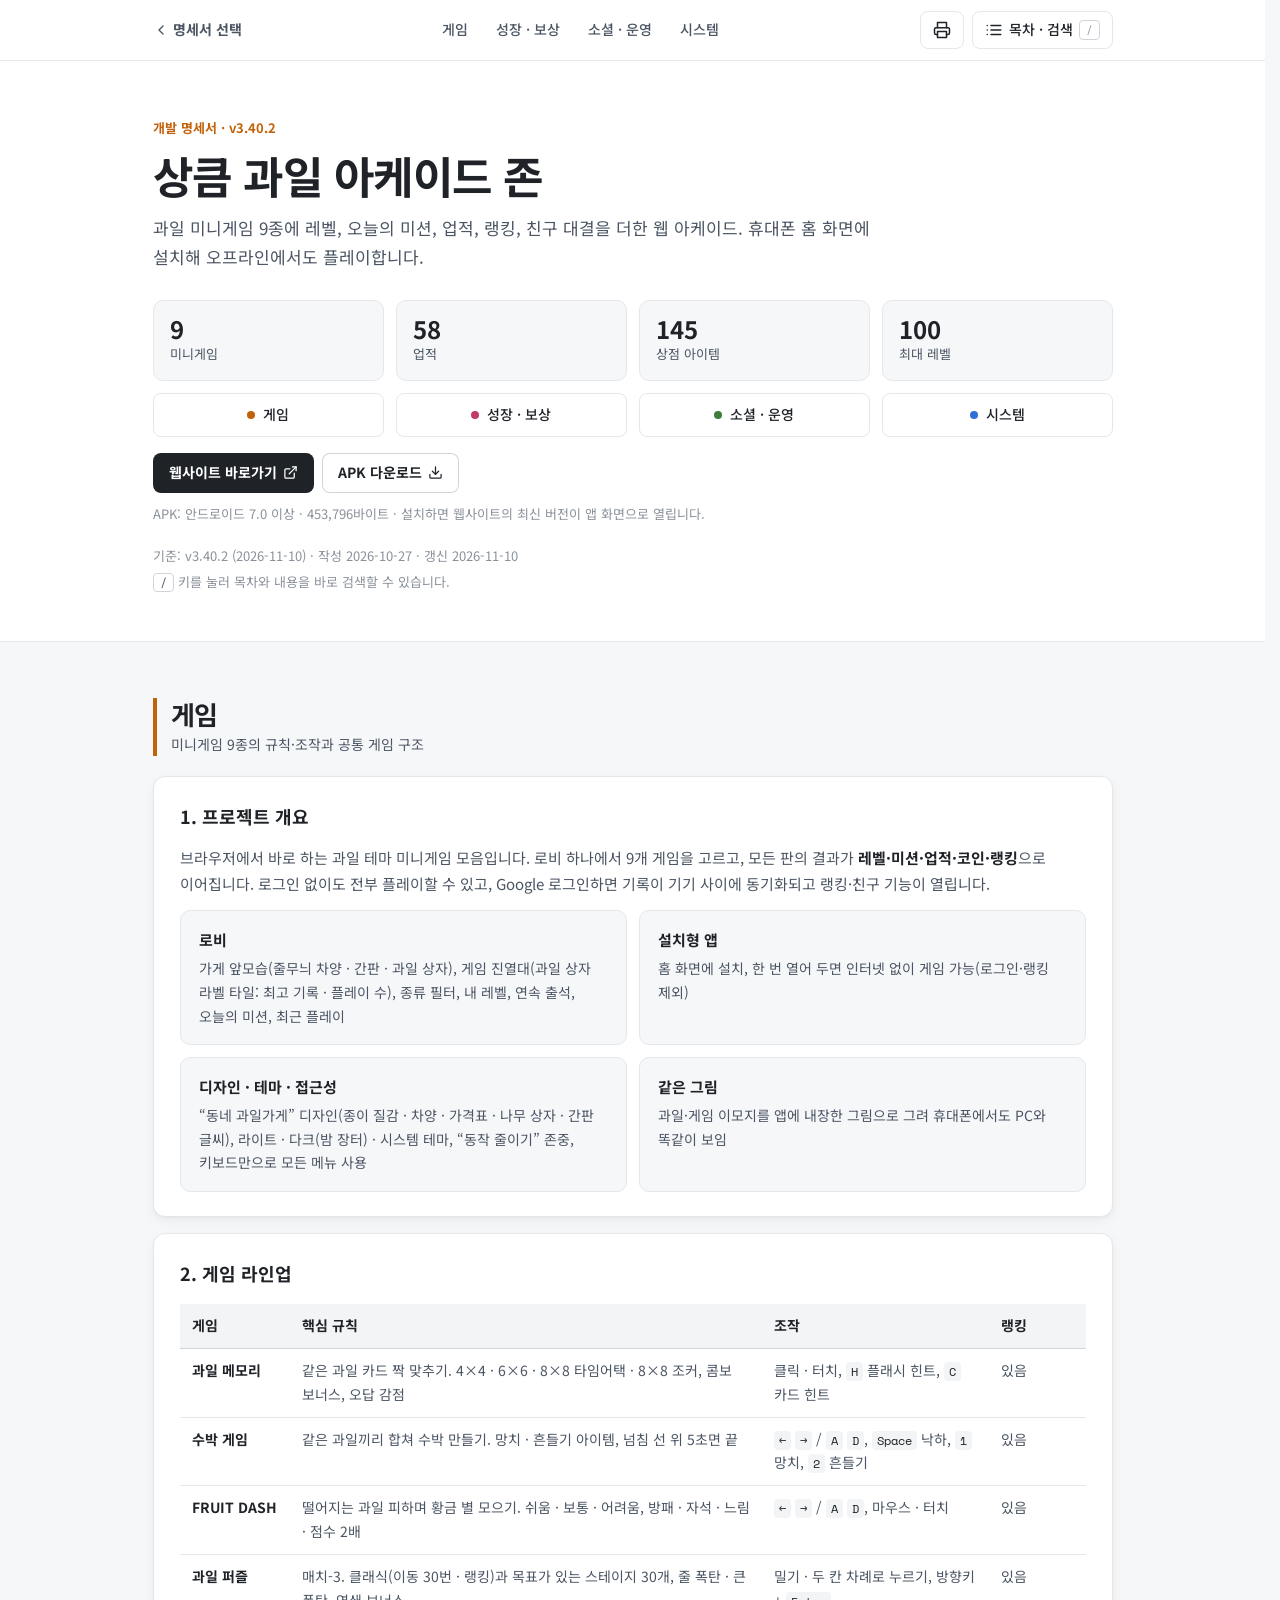
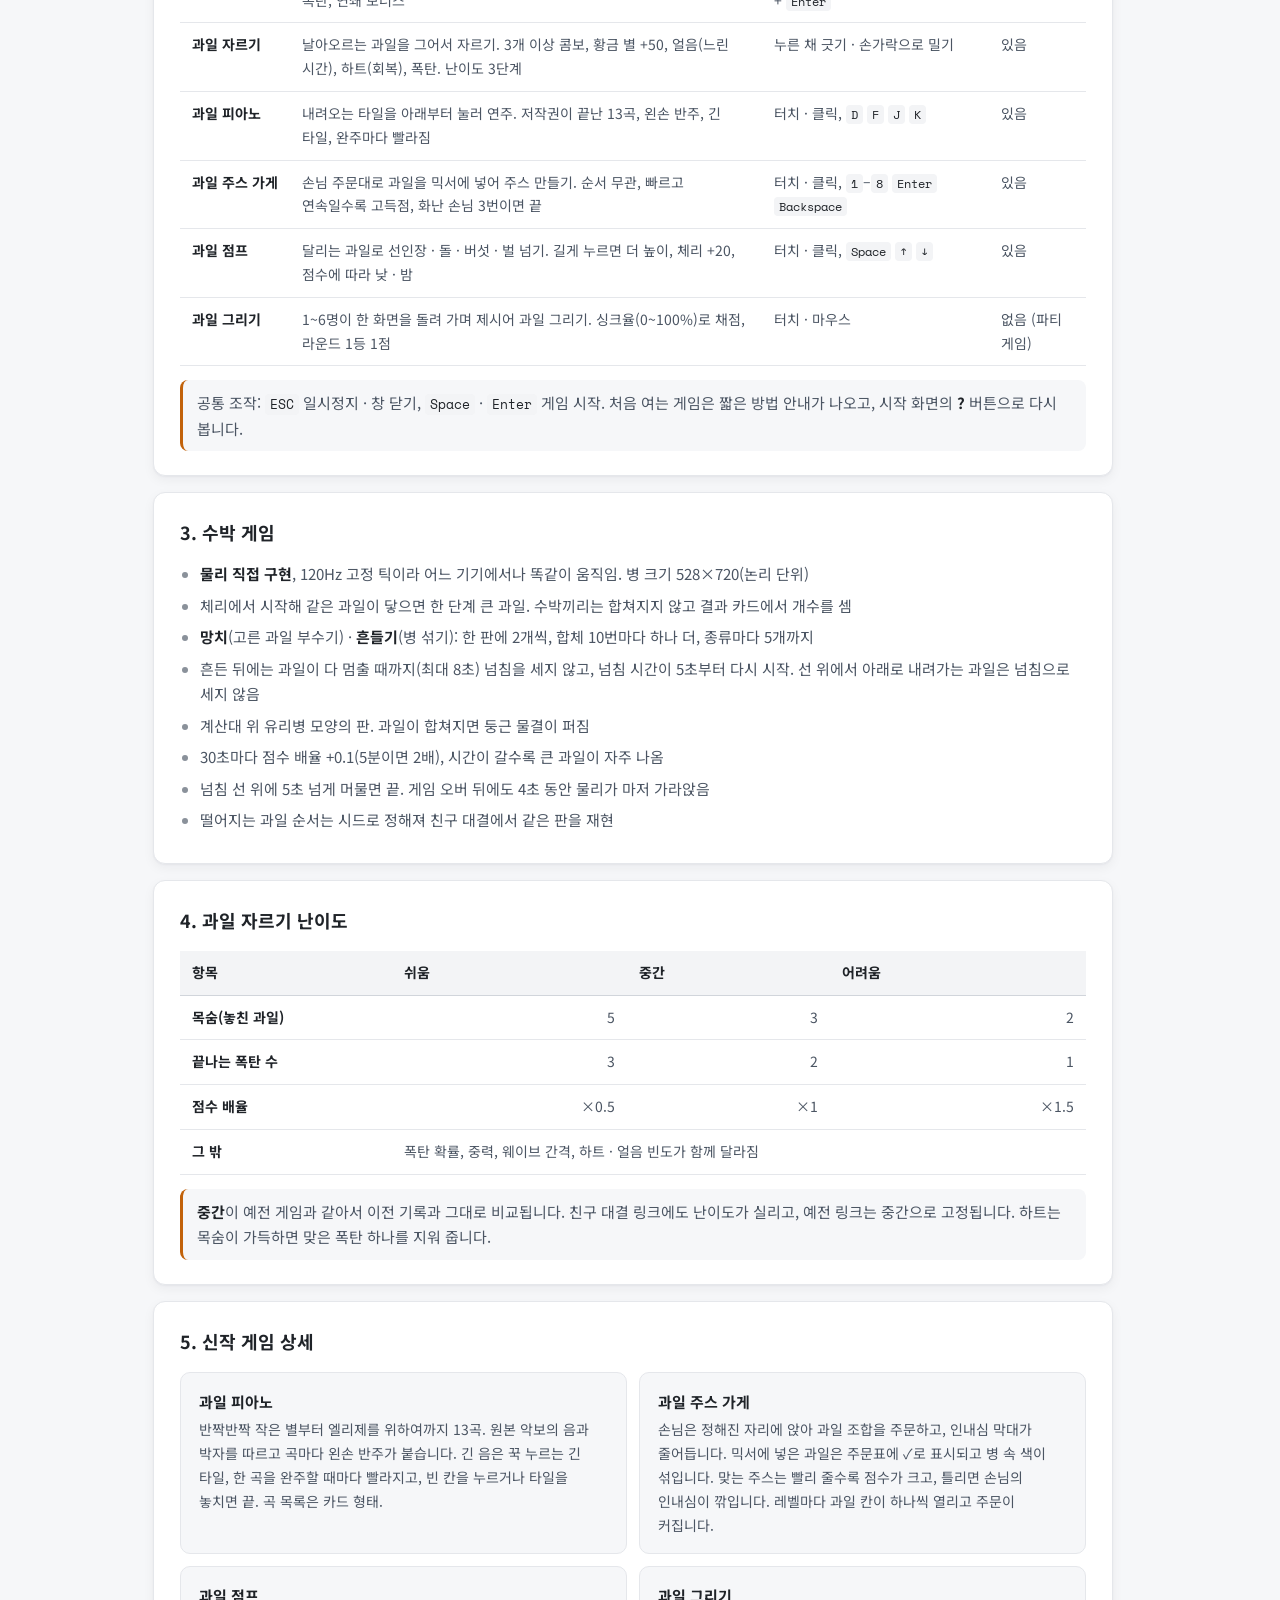
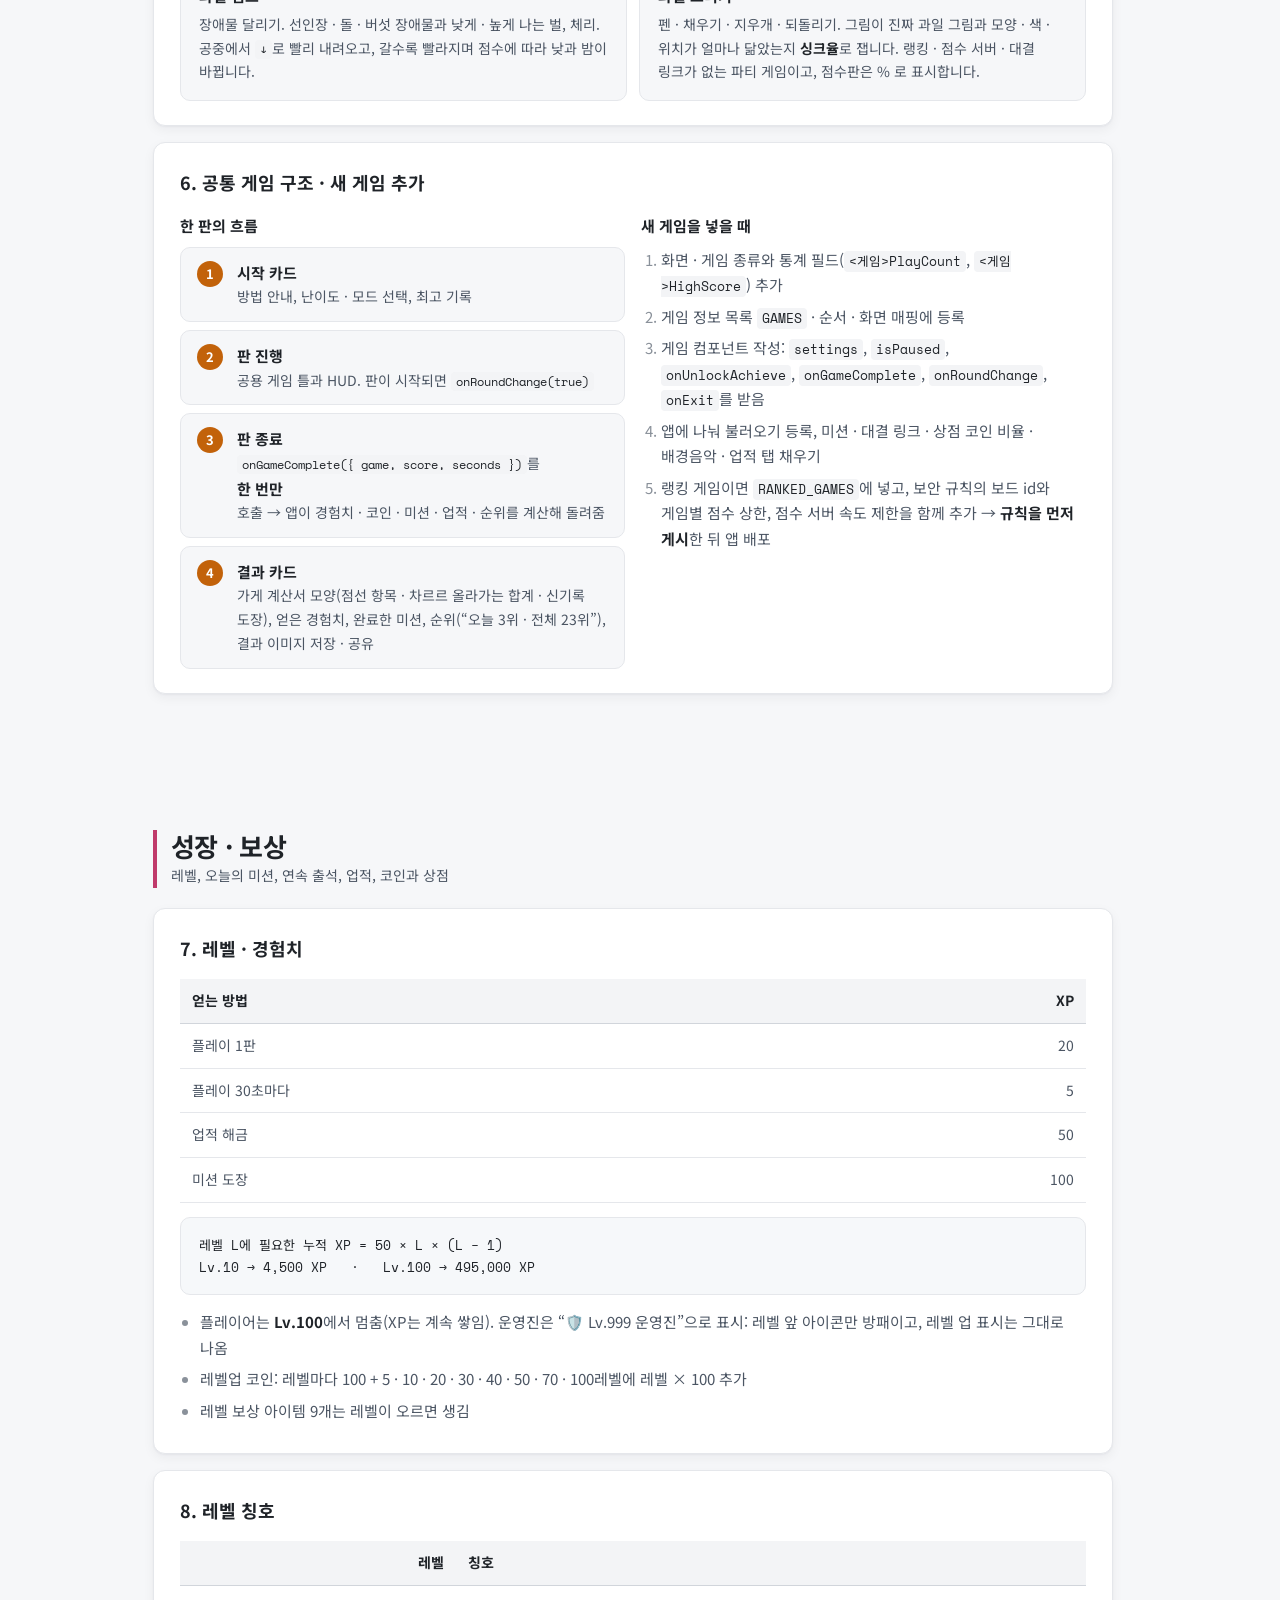
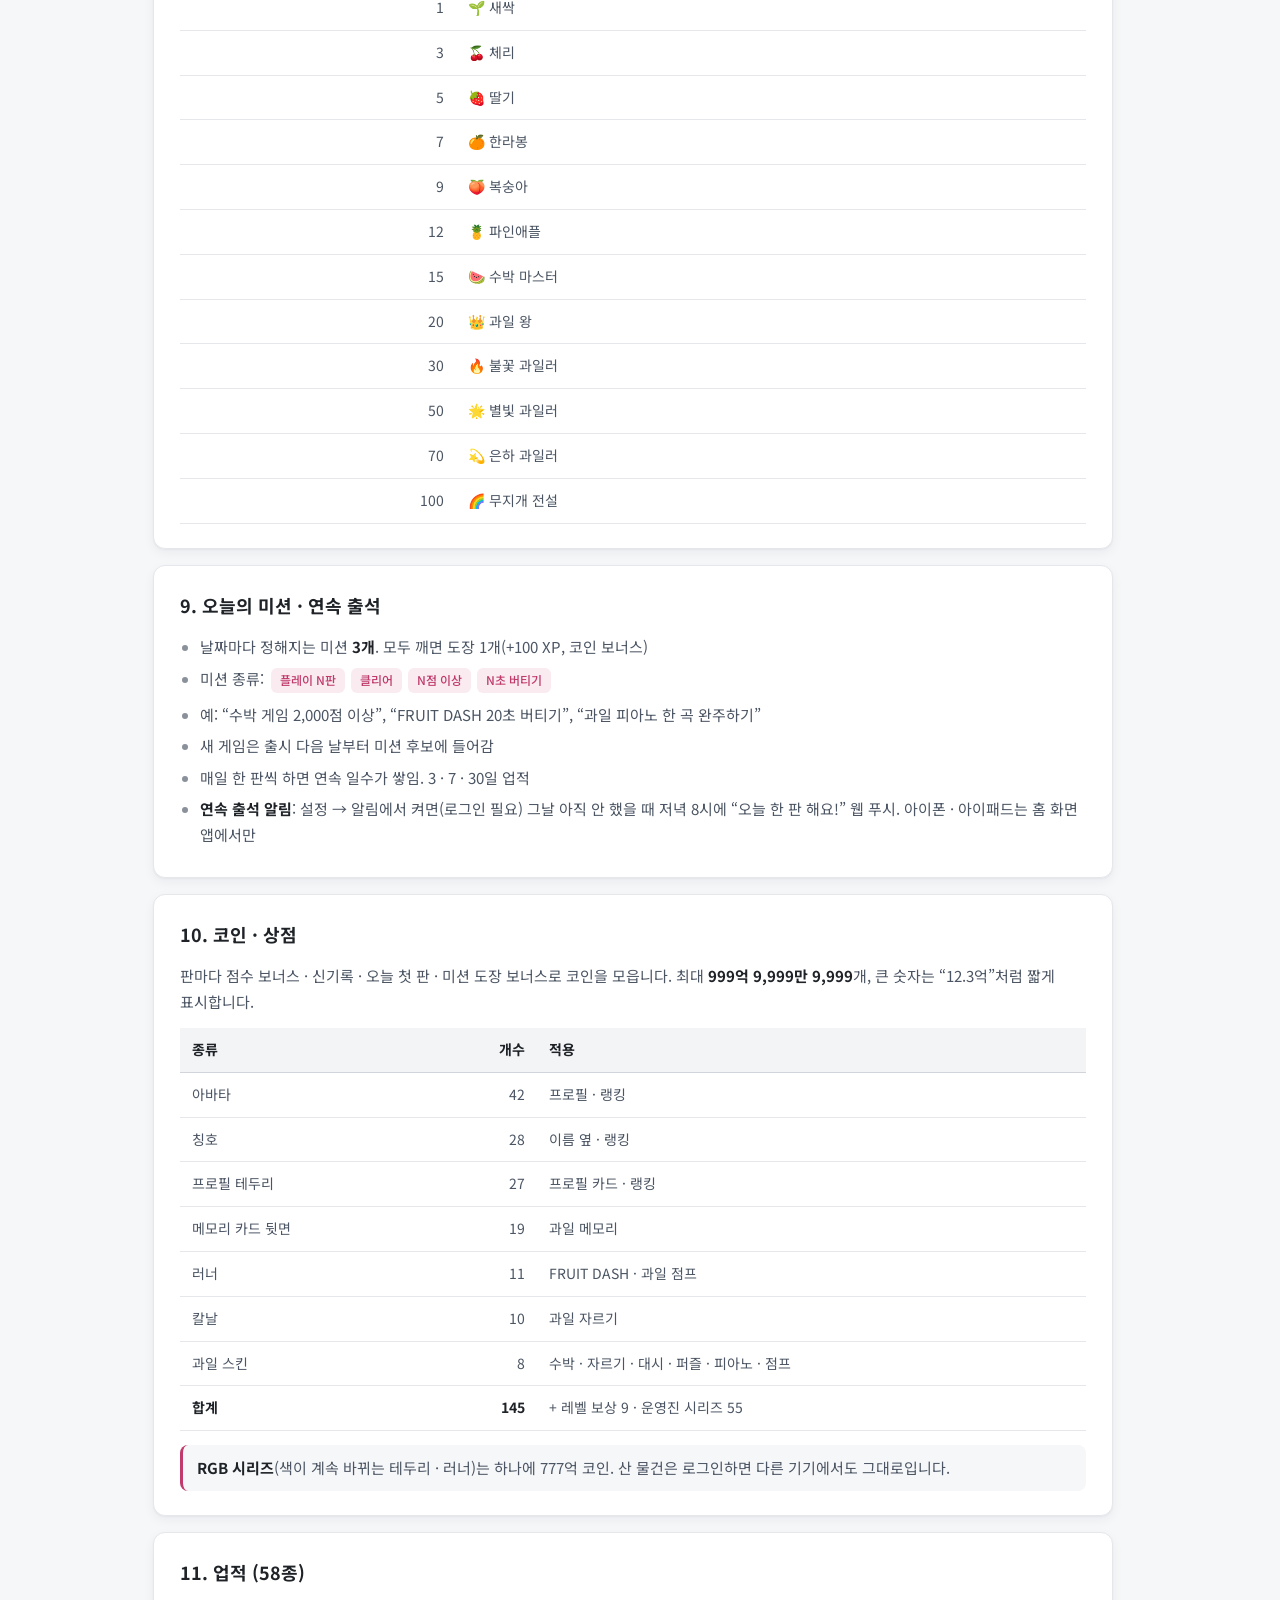
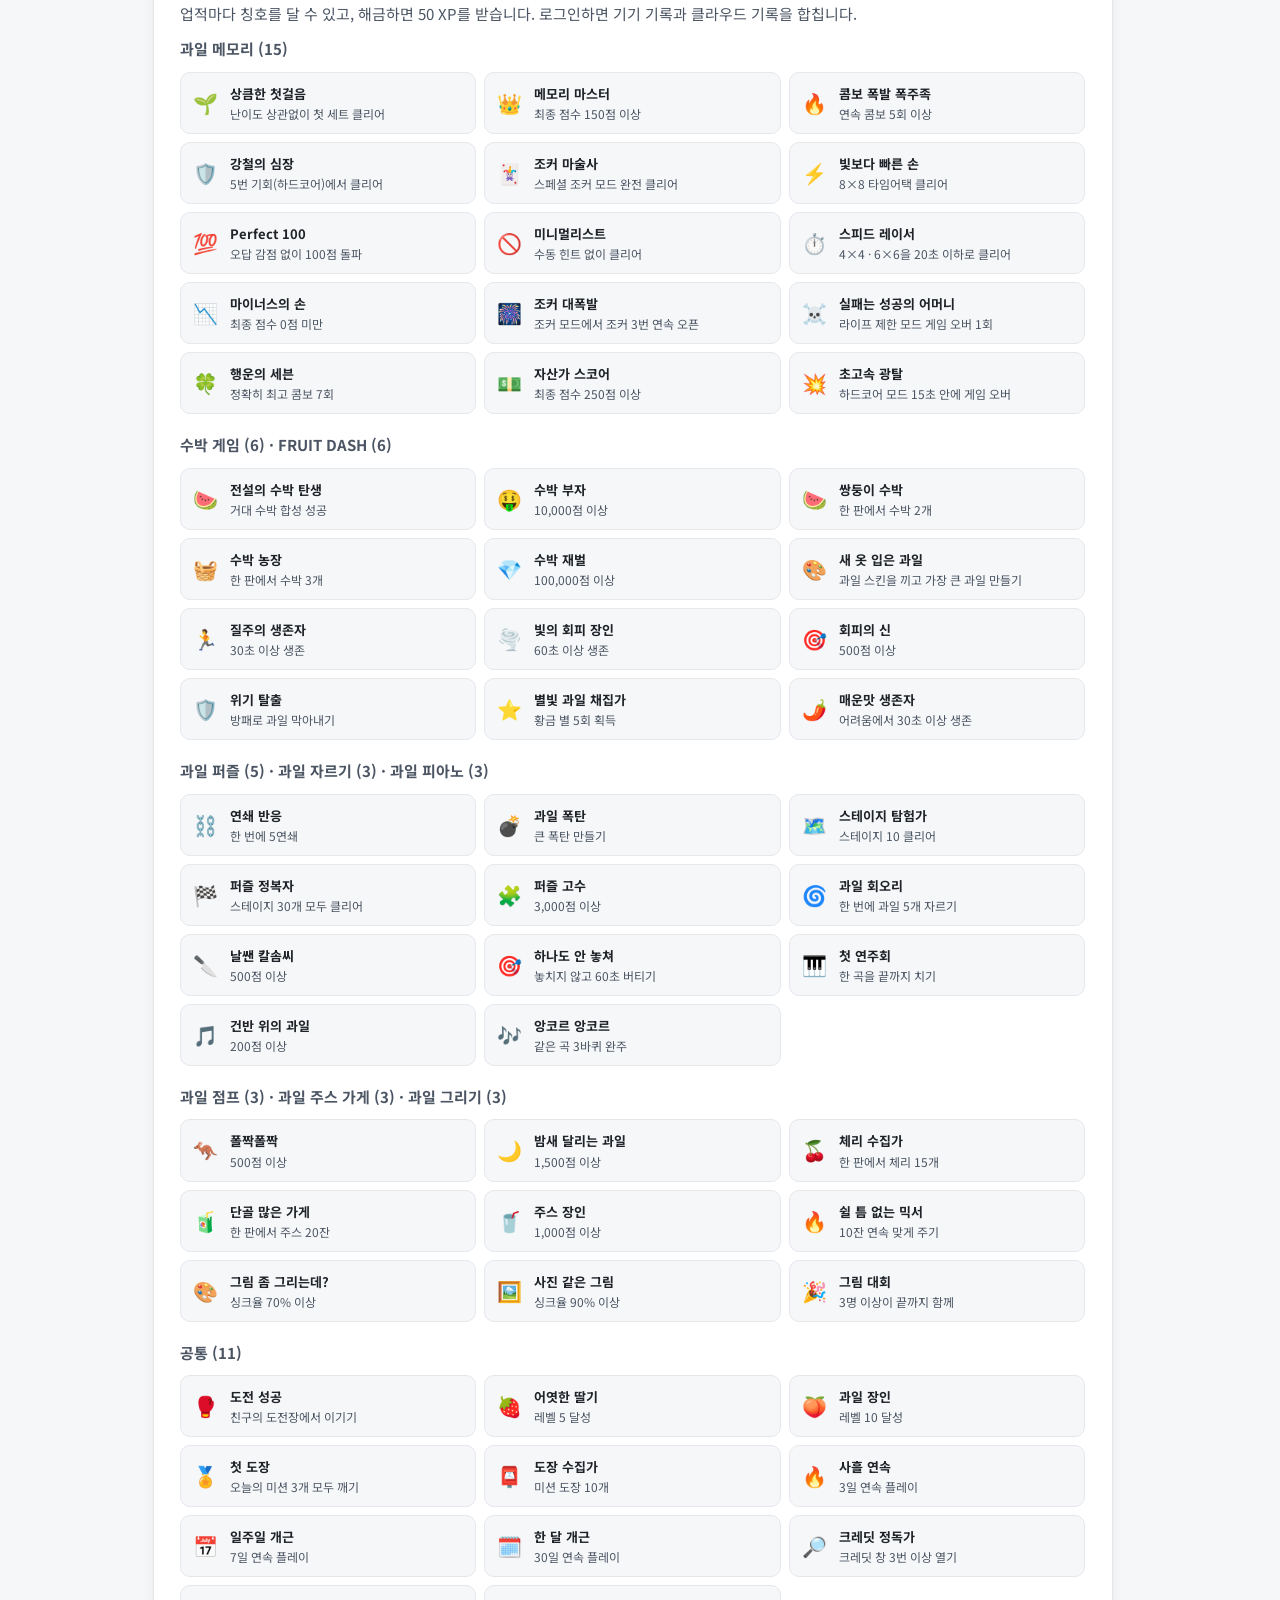
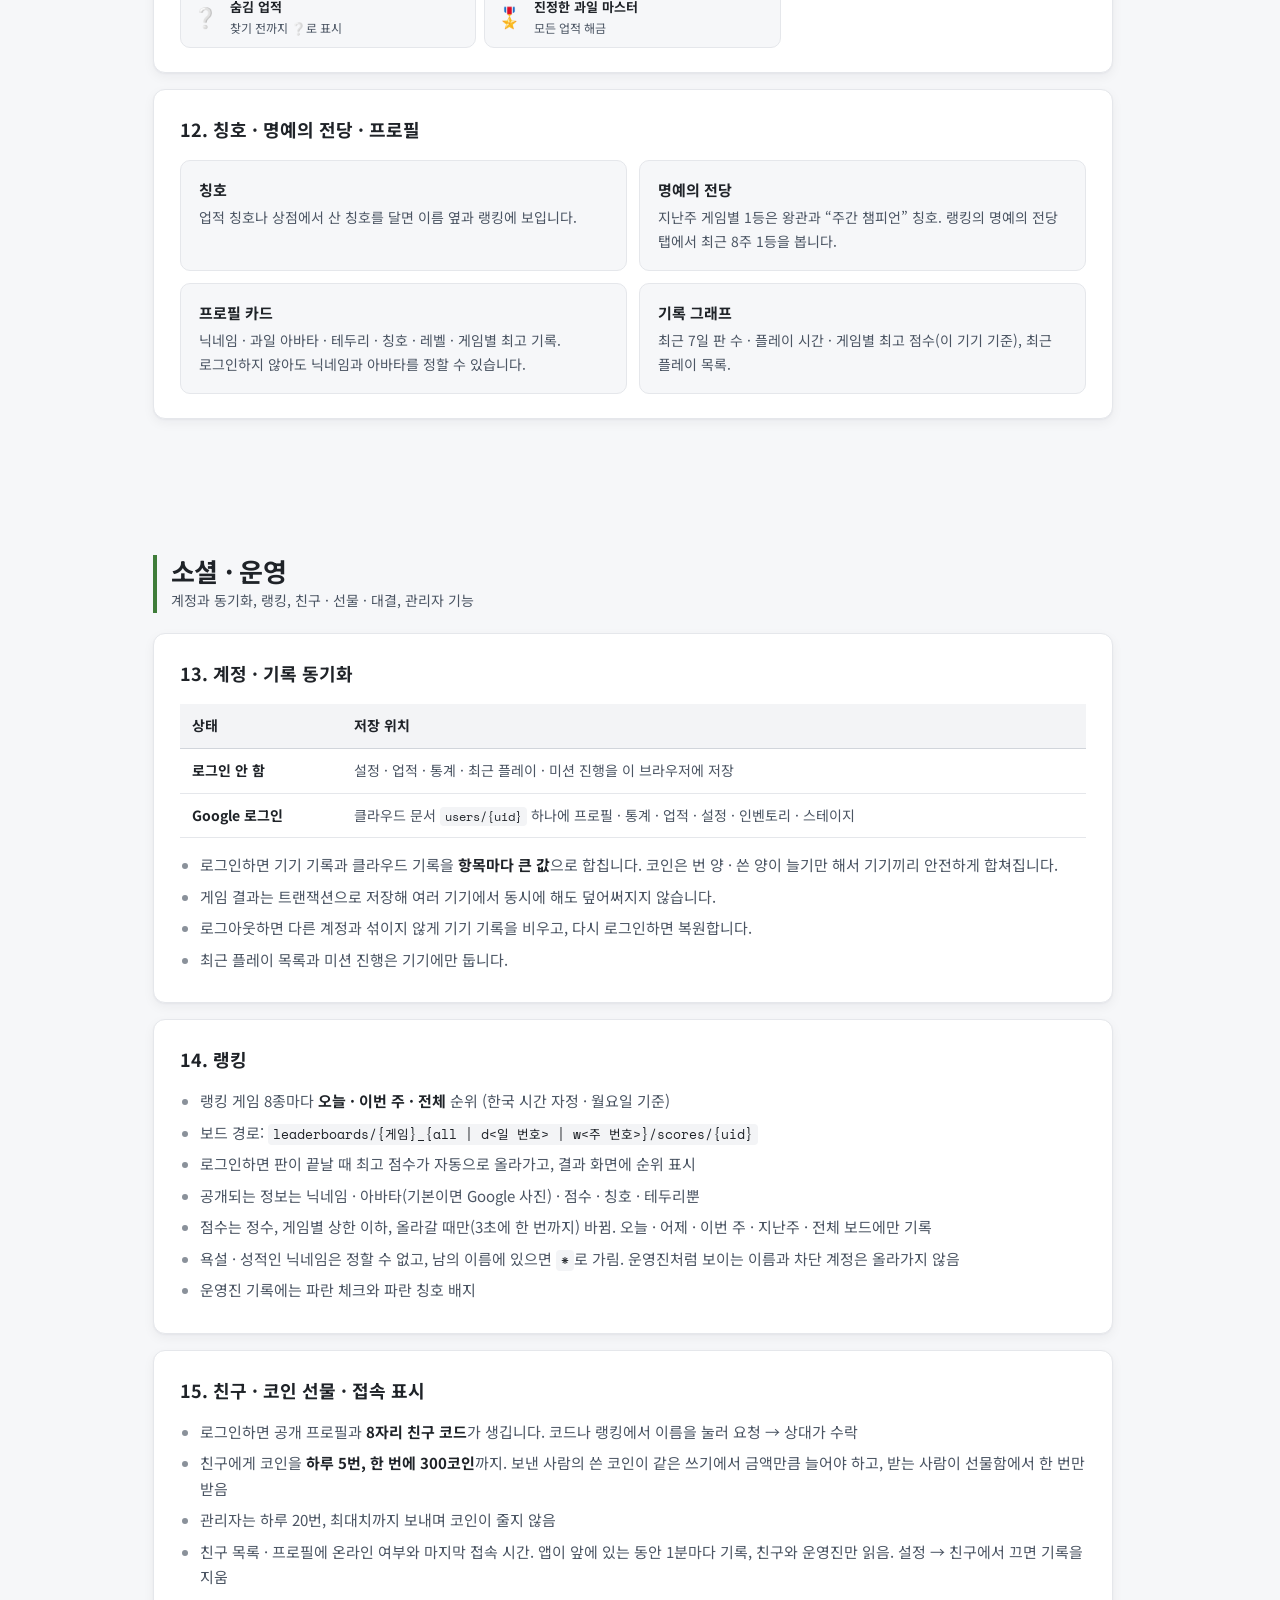
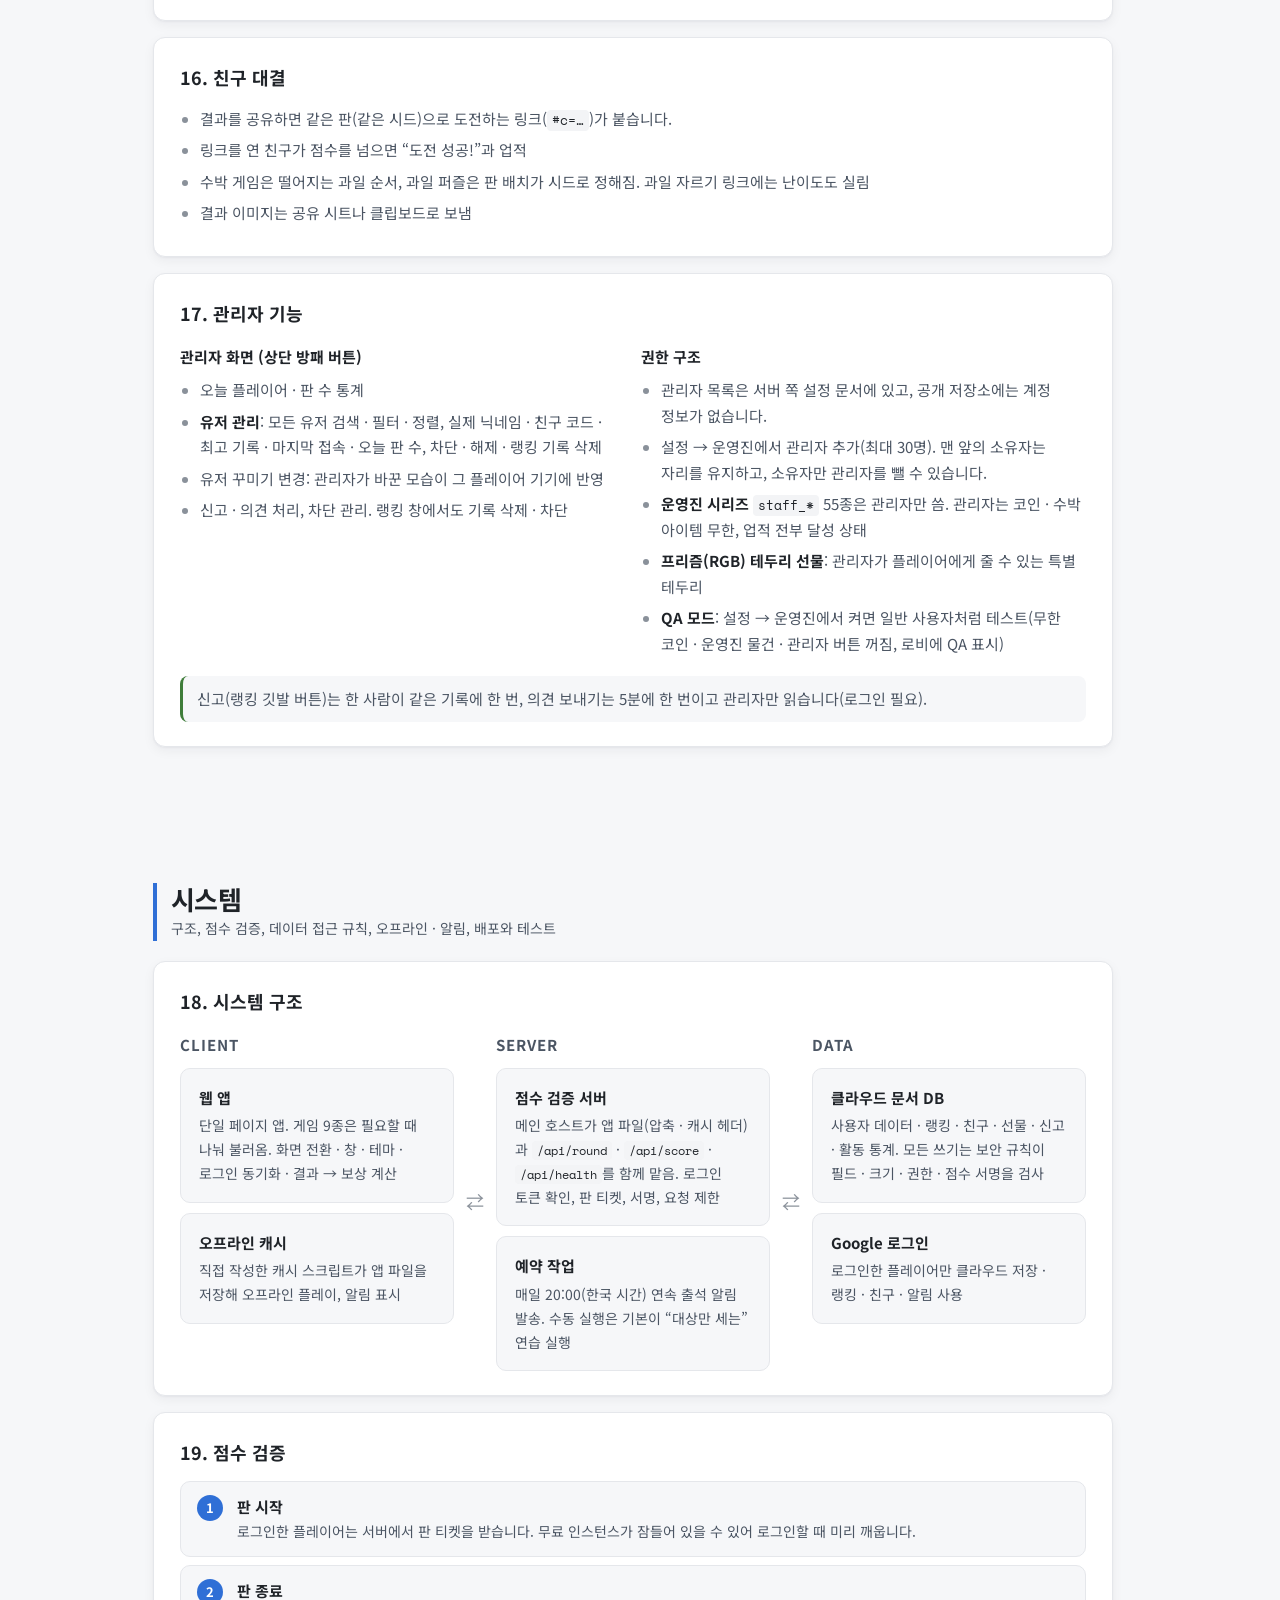
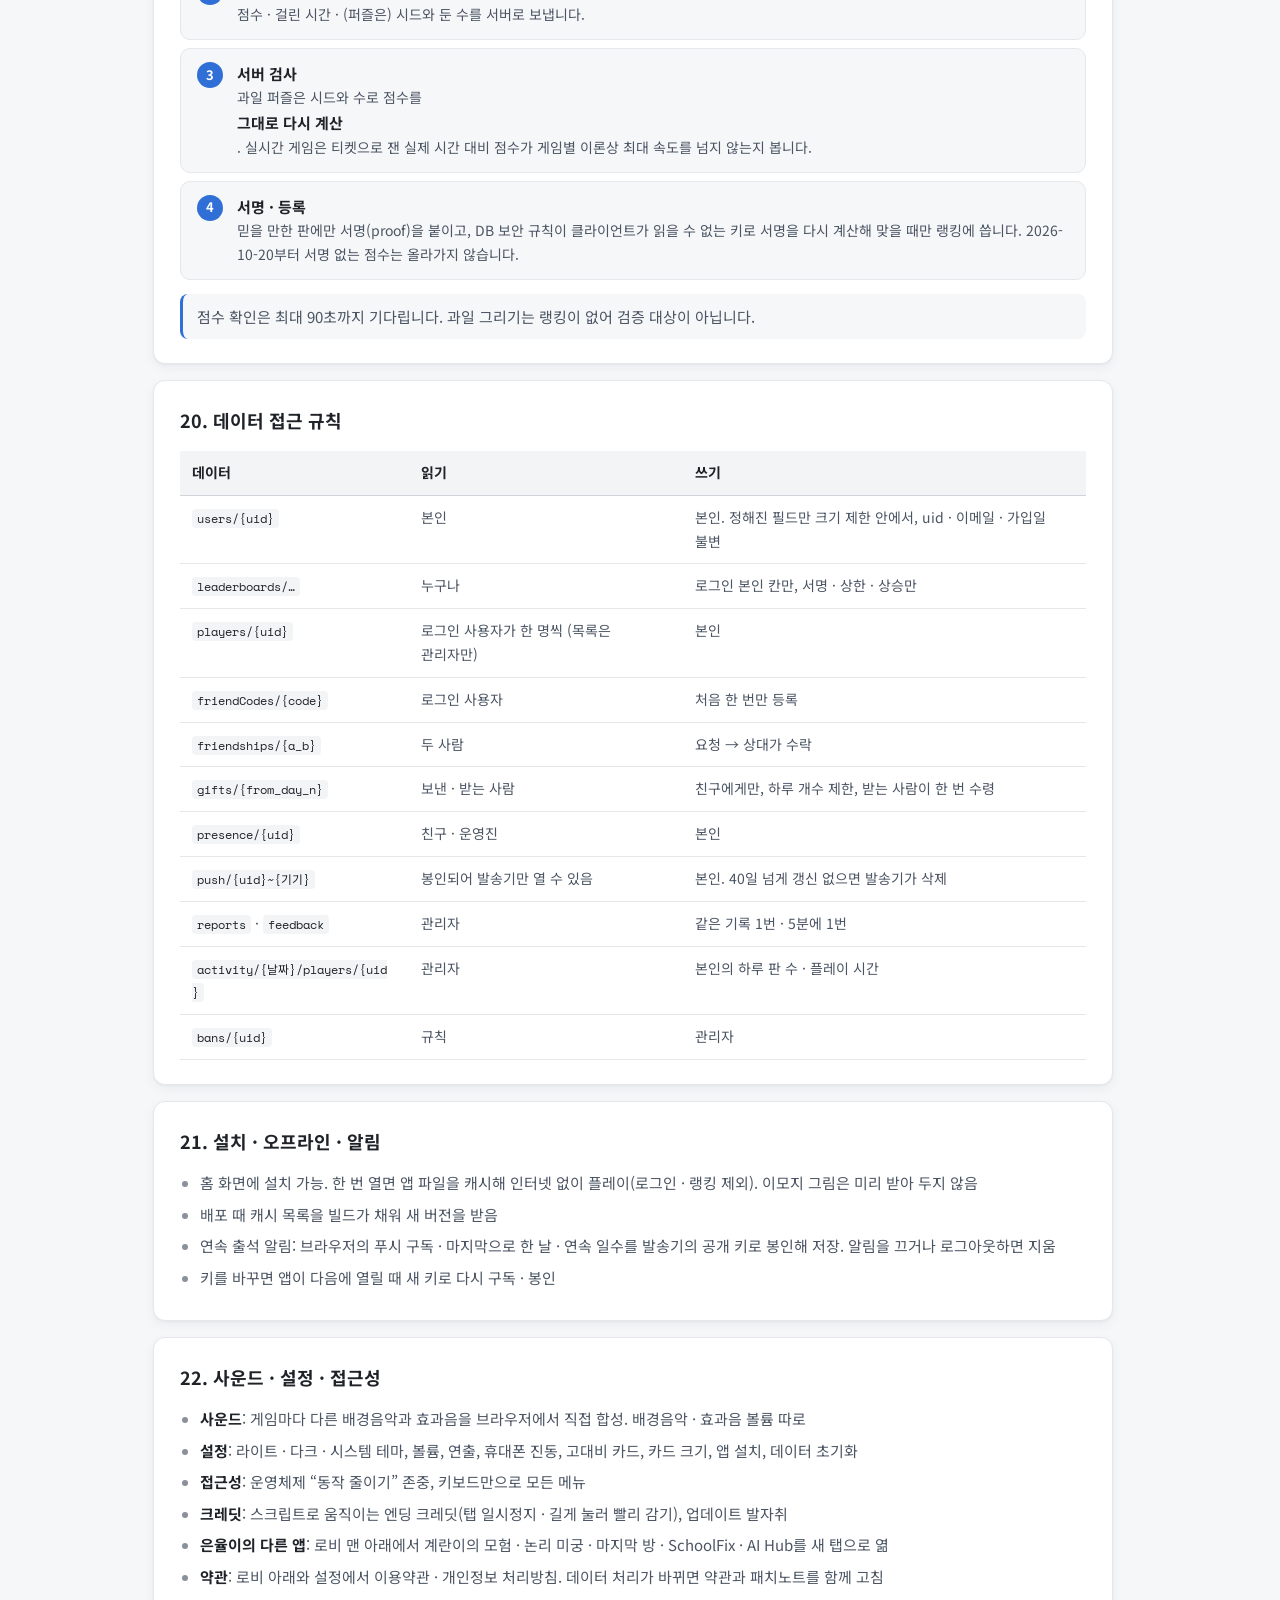
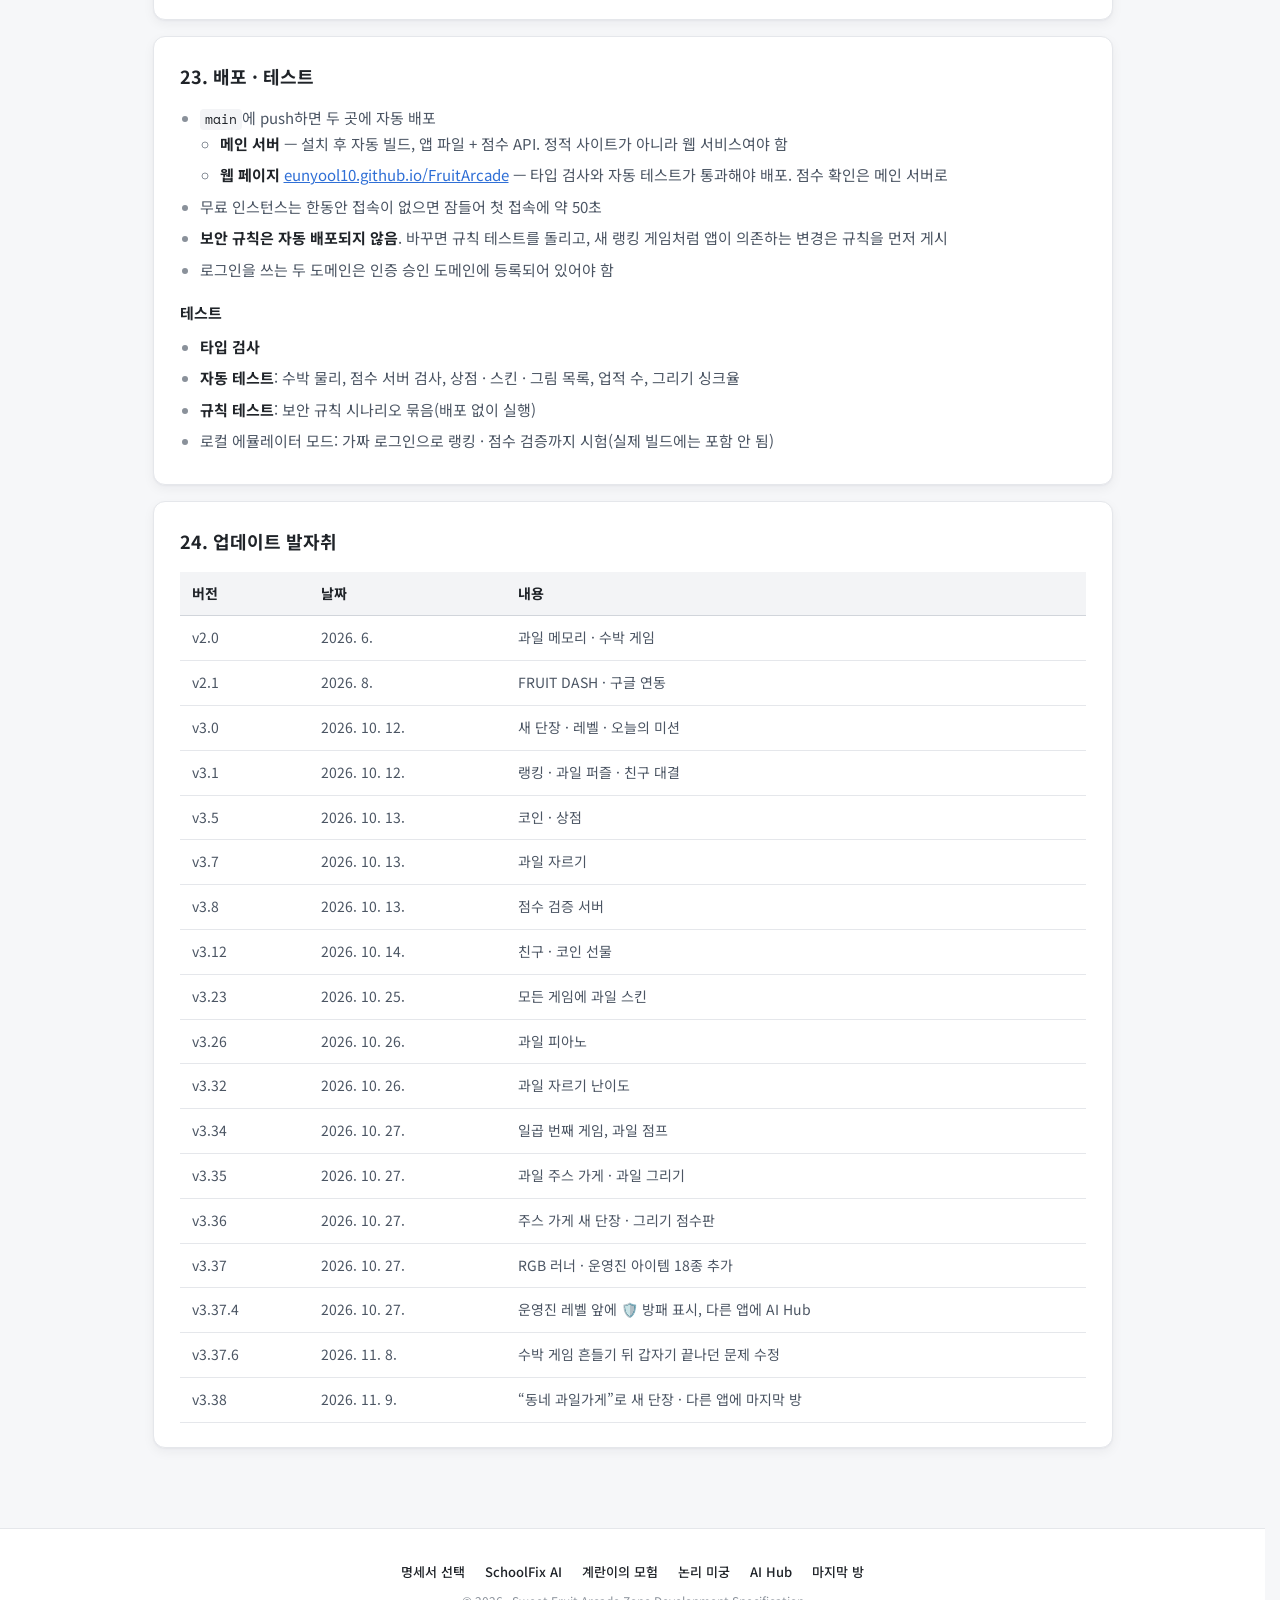
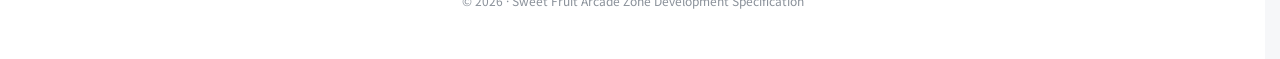
<file: fruitarcade.html>
<!DOCTYPE html>
<html lang="ko">
<head>
<meta charset="UTF-8">
<meta name="viewport" content="width=device-width, initial-scale=1.0">
<meta name="description" content="상큼 과일 아케이드 존 v3.38.0 — 과일 미니게임 9종과 레벨·미션·업적·랭킹·친구 대결을 담은 웹 아케이드의 개발 명세서">
<meta name="theme-color" content="#f6f7f9" media="(prefers-color-scheme: light)">
<meta name="theme-color" content="#121417" media="(prefers-color-scheme: dark)">
<title>과일 아케이드 개발 명세서</title>
<link rel="icon" href="data:image/svg+xml,<svg xmlns='http://www.w3.org/2000/svg' viewBox='0 0 100 100'><text y='.9em' font-size='90'>🍓</text></svg>">
<link rel="preconnect" href="https://fonts.googleapis.com">
<link rel="preconnect" href="https://fonts.gstatic.com" crossorigin>
<link rel="stylesheet" href="https://fonts.googleapis.com/css2?family=Noto+Sans+KR:wght@400;500;700&family=Space+Mono:wght@400;700&display=swap">
<link rel="stylesheet" href="assets/spec.css?v=20261110">
</head>
<body class="page-fruit">

<a class="skip-link" href="#games">본문으로 건너뛰기</a>

<!-- ═══════ TOP BAR ═══════ -->
<header class="topbar" id="topbar">
  <div class="topbar-inner">
    <a class="topbar-brand" href="index.html" title="명세서 선택으로">
      <svg class="ico" viewBox="0 0 24 24" aria-hidden="true" focusable="false"><polyline points="15 18 9 12 15 6"/></svg>
      <span class="brand-label">명세서 선택</span>
    </a>
    <nav class="topbar-tabs" aria-label="명세서 섹션 바로가기">
      <a class="tab tone-orange" href="#games" data-section="games"><span class="lbl-long">게임</span><span class="lbl-short">게임</span></a>
      <a class="tab tone-pink" href="#growth" data-section="growth"><span class="lbl-long">성장 · 보상</span><span class="lbl-short">성장</span></a>
      <a class="tab tone-lime" href="#social" data-section="social"><span class="lbl-long">소셜 · 운영</span><span class="lbl-short">소셜</span></a>
      <a class="tab tone-blue" href="#system" data-section="system"><span class="lbl-long">시스템</span><span class="lbl-short">시스템</span></a>
    </nav>
    <div class="topbar-actions">
      <button class="icon-btn" id="printBtn" type="button" title="인쇄 / PDF로 저장" aria-label="인쇄 또는 PDF로 저장">
        <svg class="ico" viewBox="0 0 24 24" aria-hidden="true" focusable="false"><polyline points="6 9 6 2 18 2 18 9"/><path d="M6 18H4a2 2 0 0 1-2-2v-5a2 2 0 0 1 2-2h16a2 2 0 0 1 2 2v5a2 2 0 0 1-2 2h-2"/><rect x="6" y="14" width="12" height="8"/></svg>
      </button>
      <button class="icon-btn" id="tocBtn" type="button" aria-haspopup="dialog" aria-controls="toc" aria-label="목차 · 검색" title="목차 · 검색 (/)">
        <svg class="ico" viewBox="0 0 24 24" aria-hidden="true" focusable="false"><line x1="8" y1="6" x2="21" y2="6"/><line x1="8" y1="12" x2="21" y2="12"/><line x1="8" y1="18" x2="21" y2="18"/><line x1="3" y1="6" x2="3.01" y2="6"/><line x1="3" y1="12" x2="3.01" y2="12"/><line x1="3" y1="18" x2="3.01" y2="18"/></svg>
        <span class="btn-label">목차 · 검색</span>
        <kbd aria-hidden="true">/</kbd>
      </button>
    </div>
  </div>
  <div class="progress" aria-hidden="true"><div class="progress-bar" id="progressBar"></div></div>
</header>

<main id="main">

<!-- ═══════ LANDING ═══════ -->
<section class="landing" id="top" aria-labelledby="pageTitle">
 <div class="landing-inner">
  <p class="eyebrow">개발 명세서 · v3.40.2</p>
  <h1 class="landing-title" id="pageTitle">상큼 과일 아케이드 존</h1>
  <p class="landing-sub">과일 미니게임 9종에 레벨, 오늘의 미션, 업적, 랭킹, 친구 대결을 더한 웹 아케이드. 휴대폰 홈 화면에 설치해 오프라인에서도 플레이합니다.</p>
  <div class="stat-row">
    <div class="stat"><span class="stat-num">9</span><span class="stat-label">미니게임</span></div>
    <div class="stat"><span class="stat-num">58</span><span class="stat-label">업적</span></div>
    <div class="stat"><span class="stat-num">145</span><span class="stat-label">상점 아이템</span></div>
    <div class="stat"><span class="stat-num">100</span><span class="stat-label">최대 레벨</span></div>
  </div>
  <div class="nav-pills">
    <a class="nav-pill tone-orange" href="#games">게임</a>
    <a class="nav-pill tone-pink" href="#growth">성장 · 보상</a>
    <a class="nav-pill tone-lime" href="#social">소셜 · 운영</a>
    <a class="nav-pill tone-blue" href="#system">시스템</a>
  </div>
  <div class="ext-links">
    <a class="ext-link" href="https://eunyool10.github.io/FruitArcade/" target="_blank" rel="noopener">웹사이트 바로가기
      <svg class="ico" viewBox="0 0 24 24" aria-hidden="true" focusable="false"><path d="M18 13v6a2 2 0 0 1-2 2H5a2 2 0 0 1-2-2V8a2 2 0 0 1 2-2h6"/><polyline points="15 3 21 3 21 9"/><line x1="10" y1="14" x2="21" y2="3"/></svg></a>
    <a class="ext-link ext-link-sub" href="apk/fruitarcade.apk" download>APK 다운로드
      <svg class="ico" viewBox="0 0 24 24" aria-hidden="true" focusable="false"><path d="M21 15v4a2 2 0 0 1-2 2H5a2 2 0 0 1-2-2v-4"/><polyline points="7 10 12 15 17 10"/><line x1="12" y1="15" x2="12" y2="3"/></svg></a>
  </div>
  <p class="ext-note">APK: 안드로이드 7.0 이상 · 453,796바이트 · 설치하면 웹사이트의 최신 버전이 앱 화면으로 열립니다.</p>
  <p class="doc-meta">기준: v3.40.2 (2026-11-10) · 작성 2026-10-27 · 갱신 2026-11-10</p>
  <p class="landing-hint"><kbd>/</kbd> 키를 눌러 목차와 내용을 바로 검색할 수 있습니다.</p>
 </div>
</section>

<!-- ════════════════════════════════════════
     SECTION 1 · 게임
════════════════════════════════════════ -->
<section class="spec-section tone-orange" id="games" aria-labelledby="gamesTitle">

  <div class="spec-header">
    <div class="spec-header-text">
      <h2 id="gamesTitle">게임</h2>
      <p>미니게임 9종의 규칙·조작과 공통 게임 구조</p>
    </div>
  </div>

  <div class="card" id="fa-overview">
    <h3>1. 프로젝트 개요</h3>
    <p>브라우저에서 바로 하는 과일 테마 미니게임 모음입니다. 로비 하나에서 9개 게임을 고르고, 모든 판의 결과가 <strong>레벨·미션·업적·코인·랭킹</strong>으로 이어집니다. 로그인 없이도 전부 플레이할 수 있고, Google 로그인하면 기록이 기기 사이에 동기화되고 랭킹·친구 기능이 열립니다.</p>
    <div class="grid-auto">
      <div class="mini-card"><h4>로비</h4><p>가게 앞모습(줄무늬 차양 · 간판 · 과일 상자), 게임 진열대(과일 상자 라벨 타일: 최고 기록 · 플레이 수), 종류 필터, 내 레벨, 연속 출석, 오늘의 미션, 최근 플레이</p></div>
      <div class="mini-card"><h4>설치형 앱</h4><p>홈 화면에 설치, 한 번 열어 두면 인터넷 없이 게임 가능(로그인·랭킹 제외)</p></div>
      <div class="mini-card"><h4>디자인 · 테마 · 접근성</h4><p>“동네 과일가게” 디자인(종이 질감 · 차양 · 가격표 · 나무 상자 · 간판 글씨), 라이트 · 다크(밤 장터) · 시스템 테마, “동작 줄이기” 존중, 키보드만으로 모든 메뉴 사용</p></div>
      <div class="mini-card"><h4>같은 그림</h4><p>과일·게임 이모지를 앱에 내장한 그림으로 그려 휴대폰에서도 PC와 똑같이 보임</p></div>
    </div>
  </div>

  <div class="card" id="fa-lineup">
    <h3>2. 게임 라인업</h3>
    <div class="table-wrap">
      <table>
        <thead><tr><th scope="col">게임</th><th scope="col">핵심 규칙</th><th scope="col">조작</th><th scope="col">랭킹</th></tr></thead>
        <tbody>
          <tr><td class="nowrap"><strong>과일 메모리</strong></td><td>같은 과일 카드 짝 맞추기. 4×4 · 6×6 · 8×8 타임어택 · 8×8 조커, 콤보 보너스, 오답 감점</td><td>클릭 · 터치, <code>H</code> 플래시 힌트, <code>C</code> 카드 힌트</td><td>있음</td></tr>
          <tr><td class="nowrap"><strong>수박 게임</strong></td><td>같은 과일끼리 합쳐 수박 만들기. 망치 · 흔들기 아이템, 넘침 선 위 5초면 끝</td><td><code>←</code> <code>→</code> / <code>A</code> <code>D</code>, <code>Space</code> 낙하, <code>1</code> 망치, <code>2</code> 흔들기</td><td>있음</td></tr>
          <tr><td class="nowrap"><strong>FRUIT DASH</strong></td><td>떨어지는 과일 피하며 황금 별 모으기. 쉬움 · 보통 · 어려움, 방패 · 자석 · 느림 · 점수 2배</td><td><code>←</code> <code>→</code> / <code>A</code> <code>D</code>, 마우스 · 터치</td><td>있음</td></tr>
          <tr><td class="nowrap"><strong>과일 퍼즐</strong></td><td>매치-3. 클래식(이동 30번 · 랭킹)과 목표가 있는 스테이지 30개, 줄 폭탄 · 큰 폭탄, 연쇄 보너스</td><td>밀기 · 두 칸 차례로 누르기, 방향키 + <code>Enter</code></td><td>있음</td></tr>
          <tr><td class="nowrap"><strong>과일 자르기</strong></td><td>날아오르는 과일을 그어서 자르기. 3개 이상 콤보, 황금 별 +50, 얼음(느린 시간), 하트(회복), 폭탄. 난이도 3단계</td><td>누른 채 긋기 · 손가락으로 밀기</td><td>있음</td></tr>
          <tr><td class="nowrap"><strong>과일 피아노</strong></td><td>내려오는 타일을 아래부터 눌러 연주. 저작권이 끝난 13곡, 왼손 반주, 긴 타일, 완주마다 빨라짐</td><td>터치 · 클릭, <code>D</code> <code>F</code> <code>J</code> <code>K</code></td><td>있음</td></tr>
          <tr><td class="nowrap"><strong>과일 주스 가게</strong></td><td>손님 주문대로 과일을 믹서에 넣어 주스 만들기. 순서 무관, 빠르고 연속일수록 고득점, 화난 손님 3번이면 끝</td><td>터치 · 클릭, <code>1</code>–<code>8</code> <code>Enter</code> <code>Backspace</code></td><td>있음</td></tr>
          <tr><td class="nowrap"><strong>과일 점프</strong></td><td>달리는 과일로 선인장 · 돌 · 버섯 · 벌 넘기. 길게 누르면 더 높이, 체리 +20, 점수에 따라 낮 · 밤</td><td>터치 · 클릭, <code>Space</code> <code>↑</code> <code>↓</code></td><td>있음</td></tr>
          <tr><td class="nowrap"><strong>과일 그리기</strong></td><td>1~6명이 한 화면을 돌려 가며 제시어 과일 그리기. 싱크율(0~100%)로 채점, 라운드 1등 1점</td><td>터치 · 마우스</td><td>없음 (파티 게임)</td></tr>
        </tbody>
      </table>
    </div>
    <p class="note">공통 조작: <code>ESC</code> 일시정지 · 창 닫기, <code>Space</code> · <code>Enter</code> 게임 시작. 처음 여는 게임은 짧은 방법 안내가 나오고, 시작 화면의 <strong>?</strong> 버튼으로 다시 봅니다.</p>
  </div>

  <div class="card" id="fa-suika">
    <h3>3. 수박 게임</h3>
    <ul>
      <li><strong>물리 직접 구현</strong>, 120Hz 고정 틱이라 어느 기기에서나 똑같이 움직임. 병 크기 528×720(논리 단위)</li>
      <li>체리에서 시작해 같은 과일이 닿으면 한 단계 큰 과일. 수박끼리는 합쳐지지 않고 결과 카드에서 개수를 셈</li>
      <li><strong>망치</strong>(고른 과일 부수기) · <strong>흔들기</strong>(병 섞기): 한 판에 2개씩, 합체 10번마다 하나 더, 종류마다 5개까지</li>
      <li>흔든 뒤에는 과일이 다 멈출 때까지(최대 8초) 넘침을 세지 않고, 넘침 시간이 5초부터 다시 시작. 선 위에서 아래로 내려가는 과일은 넘침으로 세지 않음</li>
      <li>계산대 위 유리병 모양의 판. 과일이 합쳐지면 둥근 물결이 퍼짐</li>
      <li>30초마다 점수 배율 +0.1(5분이면 2배), 시간이 갈수록 큰 과일이 자주 나옴</li>
      <li>넘침 선 위에 5초 넘게 머물면 끝. 게임 오버 뒤에도 4초 동안 물리가 마저 가라앉음</li>
      <li>떨어지는 과일 순서는 시드로 정해져 친구 대결에서 같은 판을 재현</li>
    </ul>
  </div>

  <div class="card" id="fa-slice">
    <h3>4. 과일 자르기 난이도</h3>
    <div class="table-wrap">
      <table>
        <thead><tr><th scope="col">항목</th><th scope="col">쉬움</th><th scope="col">중간</th><th scope="col">어려움</th></tr></thead>
        <tbody>
          <tr><td><strong>목숨(놓친 과일)</strong></td><td class="num">5</td><td class="num">3</td><td class="num">2</td></tr>
          <tr><td><strong>끝나는 폭탄 수</strong></td><td class="num">3</td><td class="num">2</td><td class="num">1</td></tr>
          <tr><td><strong>점수 배율</strong></td><td class="num">×0.5</td><td class="num">×1</td><td class="num">×1.5</td></tr>
          <tr><td><strong>그 밖</strong></td><td colspan="3">폭탄 확률, 중력, 웨이브 간격, 하트 · 얼음 빈도가 함께 달라짐</td></tr>
        </tbody>
      </table>
    </div>
    <p class="note"><strong>중간</strong>이 예전 게임과 같아서 이전 기록과 그대로 비교됩니다. 친구 대결 링크에도 난이도가 실리고, 예전 링크는 중간으로 고정됩니다. 하트는 목숨이 가득하면 맞은 폭탄 하나를 지워 줍니다.</p>
  </div>

  <div class="card" id="fa-new-games">
    <h3>5. 신작 게임 상세</h3>
    <div class="grid-auto">
      <div class="mini-card"><h4>과일 피아노</h4><p>반짝반짝 작은 별부터 엘리제를 위하여까지 13곡. 원본 악보의 음과 박자를 따르고 곡마다 왼손 반주가 붙습니다. 긴 음은 꾹 누르는 긴 타일, 한 곡을 완주할 때마다 빨라지고, 빈 칸을 누르거나 타일을 놓치면 끝. 곡 목록은 카드 형태.</p></div>
      <div class="mini-card"><h4>과일 주스 가게</h4><p>손님은 정해진 자리에 앉아 과일 조합을 주문하고, 인내심 막대가 줄어듭니다. 믹서에 넣은 과일은 주문표에 ✓로 표시되고 병 속 색이 섞입니다. 맞는 주스는 빨리 줄수록 점수가 크고, 틀리면 손님의 인내심이 깎입니다. 레벨마다 과일 칸이 하나씩 열리고 주문이 커집니다.</p></div>
      <div class="mini-card"><h4>과일 점프</h4><p>장애물 달리기. 선인장 · 돌 · 버섯 장애물과 낮게 · 높게 나는 벌, 체리. 공중에서 <code>↓</code>로 빨리 내려오고, 갈수록 빨라지며 점수에 따라 낮과 밤이 바뀝니다.</p></div>
      <div class="mini-card"><h4>과일 그리기</h4><p>펜 · 채우기 · 지우개 · 되돌리기. 그림이 진짜 과일 그림과 모양 · 색 · 위치가 얼마나 닮았는지 <strong>싱크율</strong>로 잽니다. 랭킹 · 점수 서버 · 대결 링크가 없는 파티 게임이고, 점수판은 % 로 표시합니다.</p></div>
    </div>
  </div>

  <div class="card" id="fa-frame">
    <h3>6. 공통 게임 구조 · 새 게임 추가</h3>
    <div class="grid-2">
      <div>
        <p class="sub-title">한 판의 흐름</p>
        <ol class="steps">
          <li><strong>시작 카드</strong><span>방법 안내, 난이도 · 모드 선택, 최고 기록</span></li>
          <li><strong>판 진행</strong><span>공용 게임 틀과 HUD. 판이 시작되면 <code>onRoundChange(true)</code></span></li>
          <li><strong>판 종료</strong><span><code>onGameComplete({ game, score, seconds })</code>를 <strong>한 번만</strong> 호출 → 앱이 경험치 · 코인 · 미션 · 업적 · 순위를 계산해 돌려줌</span></li>
          <li><strong>결과 카드</strong><span>가게 계산서 모양(점선 항목 · 차르르 올라가는 합계 · 신기록 도장), 얻은 경험치, 완료한 미션, 순위(“오늘 3위 · 전체 23위”), 결과 이미지 저장 · 공유</span></li>
        </ol>
      </div>
      <div>
        <p class="sub-title">새 게임을 넣을 때</p>
        <ol>
          <li>화면 · 게임 종류와 통계 필드(<code>&lt;게임&gt;PlayCount</code>, <code>&lt;게임&gt;HighScore</code>) 추가</li>
          <li>게임 정보 목록 <code>GAMES</code> · 순서 · 화면 매핑에 등록</li>
          <li>게임 컴포넌트 작성: <code>settings</code>, <code>isPaused</code>, <code>onUnlockAchieve</code>, <code>onGameComplete</code>, <code>onRoundChange</code>, <code>onExit</code>를 받음</li>
          <li>앱에 나눠 불러오기 등록, 미션 · 대결 링크 · 상점 코인 비율 · 배경음악 · 업적 탭 채우기</li>
          <li>랭킹 게임이면 <code>RANKED_GAMES</code>에 넣고, 보안 규칙의 보드 id와 게임별 점수 상한, 점수 서버 속도 제한을 함께 추가 → <strong>규칙을 먼저 게시</strong>한 뒤 앱 배포</li>
        </ol>
      </div>
    </div>
  </div>

</section>

<!-- ════════════════════════════════════════
     SECTION 2 · 성장 · 보상
════════════════════════════════════════ -->
<section class="spec-section tone-pink" id="growth" aria-labelledby="growthTitle">

  <div class="spec-header">
    <div class="spec-header-text">
      <h2 id="growthTitle">성장 · 보상</h2>
      <p>레벨, 오늘의 미션, 연속 출석, 업적, 코인과 상점</p>
    </div>
  </div>

  <div class="card" id="fa-level">
    <h3>7. 레벨 · 경험치</h3>
    <div class="table-wrap">
      <table>
        <thead><tr><th scope="col">얻는 방법</th><th scope="col" class="num">XP</th></tr></thead>
        <tbody>
          <tr><td>플레이 1판</td><td class="num">20</td></tr>
          <tr><td>플레이 30초마다</td><td class="num">5</td></tr>
          <tr><td>업적 해금</td><td class="num">50</td></tr>
          <tr><td>미션 도장</td><td class="num">100</td></tr>
        </tbody>
      </table>
    </div>
    <pre>레벨 L에 필요한 누적 XP = 50 × L × (L − 1)
Lv.10 → 4,500 XP   ·   Lv.100 → 495,000 XP</pre>
    <ul style="margin-top:14px;">
      <li>플레이어는 <strong>Lv.100</strong>에서 멈춤(XP는 계속 쌓임). 운영진은 “🛡️ Lv.999 운영진”으로 표시: 레벨 앞 아이콘만 방패이고, 레벨 업 표시는 그대로 나옴</li>
      <li>레벨업 코인: 레벨마다 100 + 5 · 10 · 20 · 30 · 40 · 50 · 70 · 100레벨에 레벨 × 100 추가</li>
      <li>레벨 보상 아이템 9개는 레벨이 오르면 생김</li>
    </ul>
  </div>

  <div class="card" id="fa-level-titles">
    <h3>8. 레벨 칭호</h3>
    <div class="table-wrap">
      <table>
        <thead><tr><th scope="col" class="num">레벨</th><th scope="col">칭호</th></tr></thead>
        <tbody>
          <tr><td class="num">1</td><td>🌱 새싹</td></tr>
          <tr><td class="num">3</td><td>🍒 체리</td></tr>
          <tr><td class="num">5</td><td>🍓 딸기</td></tr>
          <tr><td class="num">7</td><td>🍊 한라봉</td></tr>
          <tr><td class="num">9</td><td>🍑 복숭아</td></tr>
          <tr><td class="num">12</td><td>🍍 파인애플</td></tr>
          <tr><td class="num">15</td><td>🍉 수박 마스터</td></tr>
          <tr><td class="num">20</td><td>👑 과일 왕</td></tr>
          <tr><td class="num">30</td><td>🔥 불꽃 과일러</td></tr>
          <tr><td class="num">50</td><td>🌟 별빛 과일러</td></tr>
          <tr><td class="num">70</td><td>💫 은하 과일러</td></tr>
          <tr><td class="num">100</td><td>🌈 무지개 전설</td></tr>
        </tbody>
      </table>
    </div>
  </div>

  <div class="card" id="fa-missions">
    <h3>9. 오늘의 미션 · 연속 출석</h3>
    <ul>
      <li>날짜마다 정해지는 미션 <strong>3개</strong>. 모두 깨면 도장 1개(+100 XP, 코인 보너스)</li>
      <li>미션 종류: <span class="badge">플레이 N판</span><span class="badge">클리어</span><span class="badge">N점 이상</span><span class="badge">N초 버티기</span></li>
      <li>예: “수박 게임 2,000점 이상”, “FRUIT DASH 20초 버티기”, “과일 피아노 한 곡 완주하기”</li>
      <li>새 게임은 출시 다음 날부터 미션 후보에 들어감</li>
      <li>매일 한 판씩 하면 연속 일수가 쌓임. 3 · 7 · 30일 업적</li>
      <li><strong>연속 출석 알림</strong>: 설정 → 알림에서 켜면(로그인 필요) 그날 아직 안 했을 때 저녁 8시에 “오늘 한 판 해요!” 웹 푸시. 아이폰 · 아이패드는 홈 화면 앱에서만</li>
    </ul>
  </div>

  <div class="card" id="fa-shop">
    <h3>10. 코인 · 상점</h3>
    <p>판마다 점수 보너스 · 신기록 · 오늘 첫 판 · 미션 도장 보너스로 코인을 모읍니다. 최대 <strong>999억 9,999만 9,999</strong>개, 큰 숫자는 “12.3억”처럼 짧게 표시합니다.</p>
    <div class="table-wrap">
      <table>
        <thead><tr><th scope="col">종류</th><th scope="col" class="num">개수</th><th scope="col">적용</th></tr></thead>
        <tbody>
          <tr><td>아바타</td><td class="num">42</td><td>프로필 · 랭킹</td></tr>
          <tr><td>칭호</td><td class="num">28</td><td>이름 옆 · 랭킹</td></tr>
          <tr><td>프로필 테두리</td><td class="num">27</td><td>프로필 카드 · 랭킹</td></tr>
          <tr><td>메모리 카드 뒷면</td><td class="num">19</td><td>과일 메모리</td></tr>
          <tr><td>러너</td><td class="num">11</td><td>FRUIT DASH · 과일 점프</td></tr>
          <tr><td>칼날</td><td class="num">10</td><td>과일 자르기</td></tr>
          <tr><td>과일 스킨</td><td class="num">8</td><td>수박 · 자르기 · 대시 · 퍼즐 · 피아노 · 점프</td></tr>
          <tr><td><strong>합계</strong></td><td class="num"><strong>145</strong></td><td>+ 레벨 보상 9 · 운영진 시리즈 55</td></tr>
        </tbody>
      </table>
    </div>
    <p class="note"><strong>RGB 시리즈</strong>(색이 계속 바뀌는 테두리 · 러너)는 하나에 777억 코인. 산 물건은 로그인하면 다른 기기에서도 그대로입니다.</p>
  </div>

  <div class="card" id="fa-achievements">
    <h3>11. 업적 (58종)</h3>
    <p>업적마다 칭호를 달 수 있고, 해금하면 50 XP를 받습니다. 로그인하면 기기 기록과 클라우드 기록을 합칩니다.</p>

    <p class="ach-group">과일 메모리 (15)</p>
    <div class="ach-grid">
      <div class="ach-item"><div class="ach-icon" aria-hidden="true">🌱</div><div class="ach-info"><div class="ach-name">상큼한 첫걸음</div><div class="ach-cond">난이도 상관없이 첫 세트 클리어</div></div></div>
      <div class="ach-item"><div class="ach-icon" aria-hidden="true">👑</div><div class="ach-info"><div class="ach-name">메모리 마스터</div><div class="ach-cond">최종 점수 150점 이상</div></div></div>
      <div class="ach-item"><div class="ach-icon" aria-hidden="true">🔥</div><div class="ach-info"><div class="ach-name">콤보 폭발 폭주족</div><div class="ach-cond">연속 콤보 5회 이상</div></div></div>
      <div class="ach-item"><div class="ach-icon" aria-hidden="true">🛡️</div><div class="ach-info"><div class="ach-name">강철의 심장</div><div class="ach-cond">5번 기회(하드코어)에서 클리어</div></div></div>
      <div class="ach-item"><div class="ach-icon" aria-hidden="true">🃏</div><div class="ach-info"><div class="ach-name">조커 마술사</div><div class="ach-cond">스페셜 조커 모드 완전 클리어</div></div></div>
      <div class="ach-item"><div class="ach-icon" aria-hidden="true">⚡</div><div class="ach-info"><div class="ach-name">빛보다 빠른 손</div><div class="ach-cond">8×8 타임어택 클리어</div></div></div>
      <div class="ach-item"><div class="ach-icon" aria-hidden="true">💯</div><div class="ach-info"><div class="ach-name">Perfect 100</div><div class="ach-cond">오답 감점 없이 100점 돌파</div></div></div>
      <div class="ach-item"><div class="ach-icon" aria-hidden="true">🚫</div><div class="ach-info"><div class="ach-name">미니멀리스트</div><div class="ach-cond">수동 힌트 없이 클리어</div></div></div>
      <div class="ach-item"><div class="ach-icon" aria-hidden="true">⏱️</div><div class="ach-info"><div class="ach-name">스피드 레이서</div><div class="ach-cond">4×4 · 6×6을 20초 이하로 클리어</div></div></div>
      <div class="ach-item"><div class="ach-icon" aria-hidden="true">📉</div><div class="ach-info"><div class="ach-name">마이너스의 손</div><div class="ach-cond">최종 점수 0점 미만</div></div></div>
      <div class="ach-item"><div class="ach-icon" aria-hidden="true">🎆</div><div class="ach-info"><div class="ach-name">조커 대폭발</div><div class="ach-cond">조커 모드에서 조커 3번 연속 오픈</div></div></div>
      <div class="ach-item"><div class="ach-icon" aria-hidden="true">☠️</div><div class="ach-info"><div class="ach-name">실패는 성공의 어머니</div><div class="ach-cond">라이프 제한 모드 게임 오버 1회</div></div></div>
      <div class="ach-item"><div class="ach-icon" aria-hidden="true">🍀</div><div class="ach-info"><div class="ach-name">행운의 세븐</div><div class="ach-cond">정확히 최고 콤보 7회</div></div></div>
      <div class="ach-item"><div class="ach-icon" aria-hidden="true">💵</div><div class="ach-info"><div class="ach-name">자산가 스코어</div><div class="ach-cond">최종 점수 250점 이상</div></div></div>
      <div class="ach-item"><div class="ach-icon" aria-hidden="true">💥</div><div class="ach-info"><div class="ach-name">초고속 광탈</div><div class="ach-cond">하드코어 모드 15초 안에 게임 오버</div></div></div>
    </div>

    <p class="ach-group">수박 게임 (6) · FRUIT DASH (6)</p>
    <div class="ach-grid">
      <div class="ach-item"><div class="ach-icon" aria-hidden="true">🍉</div><div class="ach-info"><div class="ach-name">전설의 수박 탄생</div><div class="ach-cond">거대 수박 합성 성공</div></div></div>
      <div class="ach-item"><div class="ach-icon" aria-hidden="true">🤑</div><div class="ach-info"><div class="ach-name">수박 부자</div><div class="ach-cond">10,000점 이상</div></div></div>
      <div class="ach-item"><div class="ach-icon" aria-hidden="true">🍉</div><div class="ach-info"><div class="ach-name">쌍둥이 수박</div><div class="ach-cond">한 판에서 수박 2개</div></div></div>
      <div class="ach-item"><div class="ach-icon" aria-hidden="true">🧺</div><div class="ach-info"><div class="ach-name">수박 농장</div><div class="ach-cond">한 판에서 수박 3개</div></div></div>
      <div class="ach-item"><div class="ach-icon" aria-hidden="true">💎</div><div class="ach-info"><div class="ach-name">수박 재벌</div><div class="ach-cond">100,000점 이상</div></div></div>
      <div class="ach-item"><div class="ach-icon" aria-hidden="true">🎨</div><div class="ach-info"><div class="ach-name">새 옷 입은 과일</div><div class="ach-cond">과일 스킨을 끼고 가장 큰 과일 만들기</div></div></div>
      <div class="ach-item"><div class="ach-icon" aria-hidden="true">🏃</div><div class="ach-info"><div class="ach-name">질주의 생존자</div><div class="ach-cond">30초 이상 생존</div></div></div>
      <div class="ach-item"><div class="ach-icon" aria-hidden="true">🌪️</div><div class="ach-info"><div class="ach-name">빛의 회피 장인</div><div class="ach-cond">60초 이상 생존</div></div></div>
      <div class="ach-item"><div class="ach-icon" aria-hidden="true">🎯</div><div class="ach-info"><div class="ach-name">회피의 신</div><div class="ach-cond">500점 이상</div></div></div>
      <div class="ach-item"><div class="ach-icon" aria-hidden="true">🛡️</div><div class="ach-info"><div class="ach-name">위기 탈출</div><div class="ach-cond">방패로 과일 막아내기</div></div></div>
      <div class="ach-item"><div class="ach-icon" aria-hidden="true">⭐</div><div class="ach-info"><div class="ach-name">별빛 과일 채집가</div><div class="ach-cond">황금 별 5회 획득</div></div></div>
      <div class="ach-item"><div class="ach-icon" aria-hidden="true">🌶️</div><div class="ach-info"><div class="ach-name">매운맛 생존자</div><div class="ach-cond">어려움에서 30초 이상 생존</div></div></div>
    </div>

    <p class="ach-group">과일 퍼즐 (5) · 과일 자르기 (3) · 과일 피아노 (3)</p>
    <div class="ach-grid">
      <div class="ach-item"><div class="ach-icon" aria-hidden="true">⛓️</div><div class="ach-info"><div class="ach-name">연쇄 반응</div><div class="ach-cond">한 번에 5연쇄</div></div></div>
      <div class="ach-item"><div class="ach-icon" aria-hidden="true">💣</div><div class="ach-info"><div class="ach-name">과일 폭탄</div><div class="ach-cond">큰 폭탄 만들기</div></div></div>
      <div class="ach-item"><div class="ach-icon" aria-hidden="true">🗺️</div><div class="ach-info"><div class="ach-name">스테이지 탐험가</div><div class="ach-cond">스테이지 10 클리어</div></div></div>
      <div class="ach-item"><div class="ach-icon" aria-hidden="true">🏁</div><div class="ach-info"><div class="ach-name">퍼즐 정복자</div><div class="ach-cond">스테이지 30개 모두 클리어</div></div></div>
      <div class="ach-item"><div class="ach-icon" aria-hidden="true">🧩</div><div class="ach-info"><div class="ach-name">퍼즐 고수</div><div class="ach-cond">3,000점 이상</div></div></div>
      <div class="ach-item"><div class="ach-icon" aria-hidden="true">🌀</div><div class="ach-info"><div class="ach-name">과일 회오리</div><div class="ach-cond">한 번에 과일 5개 자르기</div></div></div>
      <div class="ach-item"><div class="ach-icon" aria-hidden="true">🔪</div><div class="ach-info"><div class="ach-name">날쌘 칼솜씨</div><div class="ach-cond">500점 이상</div></div></div>
      <div class="ach-item"><div class="ach-icon" aria-hidden="true">🎯</div><div class="ach-info"><div class="ach-name">하나도 안 놓쳐</div><div class="ach-cond">놓치지 않고 60초 버티기</div></div></div>
      <div class="ach-item"><div class="ach-icon" aria-hidden="true">🎹</div><div class="ach-info"><div class="ach-name">첫 연주회</div><div class="ach-cond">한 곡을 끝까지 치기</div></div></div>
      <div class="ach-item"><div class="ach-icon" aria-hidden="true">🎵</div><div class="ach-info"><div class="ach-name">건반 위의 과일</div><div class="ach-cond">200점 이상</div></div></div>
      <div class="ach-item"><div class="ach-icon" aria-hidden="true">🎶</div><div class="ach-info"><div class="ach-name">앙코르 앙코르</div><div class="ach-cond">같은 곡 3바퀴 완주</div></div></div>
    </div>

    <p class="ach-group">과일 점프 (3) · 과일 주스 가게 (3) · 과일 그리기 (3)</p>
    <div class="ach-grid">
      <div class="ach-item"><div class="ach-icon" aria-hidden="true">🦘</div><div class="ach-info"><div class="ach-name">폴짝폴짝</div><div class="ach-cond">500점 이상</div></div></div>
      <div class="ach-item"><div class="ach-icon" aria-hidden="true">🌙</div><div class="ach-info"><div class="ach-name">밤새 달리는 과일</div><div class="ach-cond">1,500점 이상</div></div></div>
      <div class="ach-item"><div class="ach-icon" aria-hidden="true">🍒</div><div class="ach-info"><div class="ach-name">체리 수집가</div><div class="ach-cond">한 판에서 체리 15개</div></div></div>
      <div class="ach-item"><div class="ach-icon" aria-hidden="true">🧃</div><div class="ach-info"><div class="ach-name">단골 많은 가게</div><div class="ach-cond">한 판에서 주스 20잔</div></div></div>
      <div class="ach-item"><div class="ach-icon" aria-hidden="true">🥤</div><div class="ach-info"><div class="ach-name">주스 장인</div><div class="ach-cond">1,000점 이상</div></div></div>
      <div class="ach-item"><div class="ach-icon" aria-hidden="true">🔥</div><div class="ach-info"><div class="ach-name">쉴 틈 없는 믹서</div><div class="ach-cond">10잔 연속 맞게 주기</div></div></div>
      <div class="ach-item"><div class="ach-icon" aria-hidden="true">🎨</div><div class="ach-info"><div class="ach-name">그림 좀 그리는데?</div><div class="ach-cond">싱크율 70% 이상</div></div></div>
      <div class="ach-item"><div class="ach-icon" aria-hidden="true">🖼️</div><div class="ach-info"><div class="ach-name">사진 같은 그림</div><div class="ach-cond">싱크율 90% 이상</div></div></div>
      <div class="ach-item"><div class="ach-icon" aria-hidden="true">🎉</div><div class="ach-info"><div class="ach-name">그림 대회</div><div class="ach-cond">3명 이상이 끝까지 함께</div></div></div>
    </div>

    <p class="ach-group">공통 (11)</p>
    <div class="ach-grid">
      <div class="ach-item"><div class="ach-icon" aria-hidden="true">🥊</div><div class="ach-info"><div class="ach-name">도전 성공</div><div class="ach-cond">친구의 도전장에서 이기기</div></div></div>
      <div class="ach-item"><div class="ach-icon" aria-hidden="true">🍓</div><div class="ach-info"><div class="ach-name">어엿한 딸기</div><div class="ach-cond">레벨 5 달성</div></div></div>
      <div class="ach-item"><div class="ach-icon" aria-hidden="true">🍑</div><div class="ach-info"><div class="ach-name">과일 장인</div><div class="ach-cond">레벨 10 달성</div></div></div>
      <div class="ach-item"><div class="ach-icon" aria-hidden="true">🏅</div><div class="ach-info"><div class="ach-name">첫 도장</div><div class="ach-cond">오늘의 미션 3개 모두 깨기</div></div></div>
      <div class="ach-item"><div class="ach-icon" aria-hidden="true">📮</div><div class="ach-info"><div class="ach-name">도장 수집가</div><div class="ach-cond">미션 도장 10개</div></div></div>
      <div class="ach-item"><div class="ach-icon" aria-hidden="true">🔥</div><div class="ach-info"><div class="ach-name">사흘 연속</div><div class="ach-cond">3일 연속 플레이</div></div></div>
      <div class="ach-item"><div class="ach-icon" aria-hidden="true">📅</div><div class="ach-info"><div class="ach-name">일주일 개근</div><div class="ach-cond">7일 연속 플레이</div></div></div>
      <div class="ach-item"><div class="ach-icon" aria-hidden="true">🗓️</div><div class="ach-info"><div class="ach-name">한 달 개근</div><div class="ach-cond">30일 연속 플레이</div></div></div>
      <div class="ach-item"><div class="ach-icon" aria-hidden="true">🔎</div><div class="ach-info"><div class="ach-name">크레딧 정독가</div><div class="ach-cond">크레딧 창 3번 이상 열기</div></div></div>
      <div class="ach-item"><div class="ach-icon" aria-hidden="true">❔</div><div class="ach-info"><div class="ach-name">숨김 업적</div><div class="ach-cond">찾기 전까지 ❔로 표시</div></div></div>
      <div class="ach-item"><div class="ach-icon" aria-hidden="true">🎖️</div><div class="ach-info"><div class="ach-name">진정한 과일 마스터</div><div class="ach-cond">모든 업적 해금</div></div></div>
    </div>
  </div>

  <div class="card" id="fa-titles">
    <h3>12. 칭호 · 명예의 전당 · 프로필</h3>
    <div class="grid-auto">
      <div class="mini-card"><h4>칭호</h4><p>업적 칭호나 상점에서 산 칭호를 달면 이름 옆과 랭킹에 보입니다.</p></div>
      <div class="mini-card"><h4>명예의 전당</h4><p>지난주 게임별 1등은 왕관과 “주간 챔피언” 칭호. 랭킹의 명예의 전당 탭에서 최근 8주 1등을 봅니다.</p></div>
      <div class="mini-card"><h4>프로필 카드</h4><p>닉네임 · 과일 아바타 · 테두리 · 칭호 · 레벨 · 게임별 최고 기록. 로그인하지 않아도 닉네임과 아바타를 정할 수 있습니다.</p></div>
      <div class="mini-card"><h4>기록 그래프</h4><p>최근 7일 판 수 · 플레이 시간 · 게임별 최고 점수(이 기기 기준), 최근 플레이 목록.</p></div>
    </div>
  </div>

</section>

<!-- ════════════════════════════════════════
     SECTION 3 · 소셜 · 운영
════════════════════════════════════════ -->
<section class="spec-section tone-lime" id="social" aria-labelledby="socialTitle">

  <div class="spec-header">
    <div class="spec-header-text">
      <h2 id="socialTitle">소셜 · 운영</h2>
      <p>계정과 동기화, 랭킹, 친구 · 선물 · 대결, 관리자 기능</p>
    </div>
  </div>

  <div class="card" id="fa-account">
    <h3>13. 계정 · 기록 동기화</h3>
    <div class="table-wrap">
      <table>
        <thead><tr><th scope="col">상태</th><th scope="col">저장 위치</th></tr></thead>
        <tbody>
          <tr><td><strong>로그인 안 함</strong></td><td>설정 · 업적 · 통계 · 최근 플레이 · 미션 진행을 이 브라우저에 저장</td></tr>
          <tr><td><strong>Google 로그인</strong></td><td>클라우드 문서 <code>users/{uid}</code> 하나에 프로필 · 통계 · 업적 · 설정 · 인벤토리 · 스테이지</td></tr>
        </tbody>
      </table>
    </div>
    <ul style="margin-top:14px;">
      <li>로그인하면 기기 기록과 클라우드 기록을 <strong>항목마다 큰 값</strong>으로 합칩니다. 코인은 번 양 · 쓴 양이 늘기만 해서 기기끼리 안전하게 합쳐집니다.</li>
      <li>게임 결과는 트랜잭션으로 저장해 여러 기기에서 동시에 해도 덮어써지지 않습니다.</li>
      <li>로그아웃하면 다른 계정과 섞이지 않게 기기 기록을 비우고, 다시 로그인하면 복원합니다.</li>
      <li>최근 플레이 목록과 미션 진행은 기기에만 둡니다.</li>
    </ul>
  </div>

  <div class="card" id="fa-ranking">
    <h3>14. 랭킹</h3>
    <ul>
      <li>랭킹 게임 8종마다 <strong>오늘 · 이번 주 · 전체</strong> 순위 (한국 시간 자정 · 월요일 기준)</li>
      <li>보드 경로: <code>leaderboards/{게임}_{all | d&lt;일 번호&gt; | w&lt;주 번호&gt;}/scores/{uid}</code></li>
      <li>로그인하면 판이 끝날 때 최고 점수가 자동으로 올라가고, 결과 화면에 순위 표시</li>
      <li>공개되는 정보는 닉네임 · 아바타(기본이면 Google 사진) · 점수 · 칭호 · 테두리뿐</li>
      <li>점수는 정수, 게임별 상한 이하, 올라갈 때만(3초에 한 번까지) 바뀜. 오늘 · 어제 · 이번 주 · 지난주 · 전체 보드에만 기록</li>
      <li>욕설 · 성적인 닉네임은 정할 수 없고, 남의 이름에 있으면 <code>*</code>로 가림. 운영진처럼 보이는 이름과 차단 계정은 올라가지 않음</li>
      <li>운영진 기록에는 파란 체크와 파란 칭호 배지</li>
    </ul>
  </div>

  <div class="card" id="fa-friends">
    <h3>15. 친구 · 코인 선물 · 접속 표시</h3>
    <ul>
      <li>로그인하면 공개 프로필과 <strong>8자리 친구 코드</strong>가 생깁니다. 코드나 랭킹에서 이름을 눌러 요청 → 상대가 수락</li>
      <li>친구에게 코인을 <strong>하루 5번, 한 번에 300코인</strong>까지. 보낸 사람의 쓴 코인이 같은 쓰기에서 금액만큼 늘어야 하고, 받는 사람이 선물함에서 한 번만 받음</li>
      <li>관리자는 하루 20번, 최대치까지 보내며 코인이 줄지 않음</li>
      <li>친구 목록 · 프로필에 온라인 여부와 마지막 접속 시간. 앱이 앞에 있는 동안 1분마다 기록, 친구와 운영진만 읽음. 설정 → 친구에서 끄면 기록을 지움</li>
    </ul>
  </div>

  <div class="card" id="fa-challenge">
    <h3>16. 친구 대결</h3>
    <ul>
      <li>결과를 공유하면 같은 판(같은 시드)으로 도전하는 링크(<code>#c=…</code>)가 붙습니다.</li>
      <li>링크를 연 친구가 점수를 넘으면 “도전 성공!”과 업적</li>
      <li>수박 게임은 떨어지는 과일 순서, 과일 퍼즐은 판 배치가 시드로 정해짐. 과일 자르기 링크에는 난이도도 실림</li>
      <li>결과 이미지는 공유 시트나 클립보드로 보냄</li>
    </ul>
  </div>

  <div class="card" id="fa-admin">
    <h3>17. 관리자 기능</h3>
    <div class="grid-2">
      <div>
        <p class="sub-title">관리자 화면 (상단 방패 버튼)</p>
        <ul>
          <li>오늘 플레이어 · 판 수 통계</li>
          <li><strong>유저 관리</strong>: 모든 유저 검색 · 필터 · 정렬, 실제 닉네임 · 친구 코드 · 최고 기록 · 마지막 접속 · 오늘 판 수, 차단 · 해제 · 랭킹 기록 삭제</li>
          <li>유저 꾸미기 변경: 관리자가 바꾼 모습이 그 플레이어 기기에 반영</li>
          <li>신고 · 의견 처리, 차단 관리. 랭킹 창에서도 기록 삭제 · 차단</li>
        </ul>
      </div>
      <div>
        <p class="sub-title">권한 구조</p>
        <ul>
          <li>관리자 목록은 서버 쪽 설정 문서에 있고, 공개 저장소에는 계정 정보가 없습니다.</li>
          <li>설정 → 운영진에서 관리자 추가(최대 30명). 맨 앞의 소유자는 자리를 유지하고, 소유자만 관리자를 뺄 수 있습니다.</li>
          <li><strong>운영진 시리즈</strong> <code>staff_*</code> 55종은 관리자만 씀. 관리자는 코인 · 수박 아이템 무한, 업적 전부 달성 상태</li>
          <li><strong>프리즘(RGB) 테두리 선물</strong>: 관리자가 플레이어에게 줄 수 있는 특별 테두리</li>
          <li><strong>QA 모드</strong>: 설정 → 운영진에서 켜면 일반 사용자처럼 테스트(무한 코인 · 운영진 물건 · 관리자 버튼 꺼짐, 로비에 QA 표시)</li>
        </ul>
      </div>
    </div>
    <p class="note">신고(랭킹 깃발 버튼)는 한 사람이 같은 기록에 한 번, 의견 보내기는 5분에 한 번이고 관리자만 읽습니다(로그인 필요).</p>
  </div>

</section>

<!-- ════════════════════════════════════════
     SECTION 4 · 시스템
════════════════════════════════════════ -->
<section class="spec-section tone-blue" id="system" aria-labelledby="systemTitle">

  <div class="spec-header">
    <div class="spec-header-text">
      <h2 id="systemTitle">시스템</h2>
      <p>구조, 점수 검증, 데이터 접근 규칙, 오프라인 · 알림, 배포와 테스트</p>
    </div>
  </div>

  <div class="card" id="fa-arch">
    <h3>18. 시스템 구조</h3>
    <div class="arch">
      <div class="arch-col">
        <p class="arch-title">Client</p>
        <div class="mini-card"><h4>웹 앱</h4><p>단일 페이지 앱. 게임 9종은 필요할 때 나눠 불러옴. 화면 전환 · 창 · 테마 · 로그인 동기화 · 결과 → 보상 계산</p></div>
        <div class="mini-card"><h4>오프라인 캐시</h4><p>직접 작성한 캐시 스크립트가 앱 파일을 저장해 오프라인 플레이, 알림 표시</p></div>
      </div>
      <div class="arch-arrow" aria-hidden="true">⇄</div>
      <div class="arch-col">
        <p class="arch-title">Server</p>
        <div class="mini-card"><h4>점수 검증 서버</h4><p>메인 호스트가 앱 파일(압축 · 캐시 헤더)과 <code>/api/round</code> · <code>/api/score</code> · <code>/api/health</code>를 함께 맡음. 로그인 토큰 확인, 판 티켓, 서명, 요청 제한</p></div>
        <div class="mini-card"><h4>예약 작업</h4><p>매일 20:00(한국 시간) 연속 출석 알림 발송. 수동 실행은 기본이 “대상만 세는” 연습 실행</p></div>
      </div>
      <div class="arch-arrow" aria-hidden="true">⇄</div>
      <div class="arch-col">
        <p class="arch-title">Data</p>
        <div class="mini-card"><h4>클라우드 문서 DB</h4><p>사용자 데이터 · 랭킹 · 친구 · 선물 · 신고 · 활동 통계. 모든 쓰기는 보안 규칙이 필드 · 크기 · 권한 · 점수 서명을 검사</p></div>
        <div class="mini-card"><h4>Google 로그인</h4><p>로그인한 플레이어만 클라우드 저장 · 랭킹 · 친구 · 알림 사용</p></div>
      </div>
    </div>
  </div>

  <div class="card" id="fa-score">
    <h3>19. 점수 검증</h3>
    <ol class="steps">
      <li><strong>판 시작</strong><span>로그인한 플레이어는 서버에서 판 티켓을 받습니다. 무료 인스턴스가 잠들어 있을 수 있어 로그인할 때 미리 깨웁니다.</span></li>
      <li><strong>판 종료</strong><span>점수 · 걸린 시간 · (퍼즐은) 시드와 둔 수를 서버로 보냅니다.</span></li>
      <li><strong>서버 검사</strong><span>과일 퍼즐은 시드와 수로 점수를 <strong>그대로 다시 계산</strong>. 실시간 게임은 티켓으로 잰 실제 시간 대비 점수가 게임별 이론상 최대 속도를 넘지 않는지 봅니다.</span></li>
      <li><strong>서명 · 등록</strong><span>믿을 만한 판에만 서명(proof)을 붙이고, DB 보안 규칙이 클라이언트가 읽을 수 없는 키로 서명을 다시 계산해 맞을 때만 랭킹에 씁니다. 2026-10-20부터 서명 없는 점수는 올라가지 않습니다.</span></li>
    </ol>
    <p class="note">점수 확인은 최대 90초까지 기다립니다. 과일 그리기는 랭킹이 없어 검증 대상이 아닙니다.</p>
  </div>

  <div class="card" id="fa-rules">
    <h3>20. 데이터 접근 규칙</h3>
    <div class="table-wrap">
      <table>
        <thead><tr><th scope="col">데이터</th><th scope="col">읽기</th><th scope="col">쓰기</th></tr></thead>
        <tbody>
          <tr><td><code>users/{uid}</code></td><td>본인</td><td>본인. 정해진 필드만 크기 제한 안에서, uid · 이메일 · 가입일 불변</td></tr>
          <tr><td><code>leaderboards/…</code></td><td>누구나</td><td>로그인 본인 칸만, 서명 · 상한 · 상승만</td></tr>
          <tr><td><code>players/{uid}</code></td><td>로그인 사용자가 한 명씩 (목록은 관리자만)</td><td>본인</td></tr>
          <tr><td><code>friendCodes/{code}</code></td><td>로그인 사용자</td><td>처음 한 번만 등록</td></tr>
          <tr><td><code>friendships/{a_b}</code></td><td>두 사람</td><td>요청 → 상대가 수락</td></tr>
          <tr><td><code>gifts/{from_day_n}</code></td><td>보낸 · 받는 사람</td><td>친구에게만, 하루 개수 제한, 받는 사람이 한 번 수령</td></tr>
          <tr><td><code>presence/{uid}</code></td><td>친구 · 운영진</td><td>본인</td></tr>
          <tr><td><code>push/{uid}~{기기}</code></td><td>봉인되어 발송기만 열 수 있음</td><td>본인. 40일 넘게 갱신 없으면 발송기가 삭제</td></tr>
          <tr><td><code>reports</code> · <code>feedback</code></td><td>관리자</td><td>같은 기록 1번 · 5분에 1번</td></tr>
          <tr><td><code>activity/{날짜}/players/{uid}</code></td><td>관리자</td><td>본인의 하루 판 수 · 플레이 시간</td></tr>
          <tr><td><code>bans/{uid}</code></td><td>규칙</td><td>관리자</td></tr>
        </tbody>
      </table>
    </div>
  </div>

  <div class="card" id="fa-offline">
    <h3>21. 설치 · 오프라인 · 알림</h3>
    <ul>
      <li>홈 화면에 설치 가능. 한 번 열면 앱 파일을 캐시해 인터넷 없이 플레이(로그인 · 랭킹 제외). 이모지 그림은 미리 받아 두지 않음</li>
      <li>배포 때 캐시 목록을 빌드가 채워 새 버전을 받음</li>
      <li>연속 출석 알림: 브라우저의 푸시 구독 · 마지막으로 한 날 · 연속 일수를 발송기의 공개 키로 봉인해 저장. 알림을 끄거나 로그아웃하면 지움</li>
      <li>키를 바꾸면 앱이 다음에 열릴 때 새 키로 다시 구독 · 봉인</li>
    </ul>
  </div>

  <div class="card" id="fa-ux">
    <h3>22. 사운드 · 설정 · 접근성</h3>
    <ul>
      <li><strong>사운드</strong>: 게임마다 다른 배경음악과 효과음을 브라우저에서 직접 합성. 배경음악 · 효과음 볼륨 따로</li>
      <li><strong>설정</strong>: 라이트 · 다크 · 시스템 테마, 볼륨, 연출, 휴대폰 진동, 고대비 카드, 카드 크기, 앱 설치, 데이터 초기화</li>
      <li><strong>접근성</strong>: 운영체제 “동작 줄이기” 존중, 키보드만으로 모든 메뉴</li>
      <li><strong>크레딧</strong>: 스크립트로 움직이는 엔딩 크레딧(탭 일시정지 · 길게 눌러 빨리 감기), 업데이트 발자취</li>
      <li><strong>은율이의 다른 앱</strong>: 로비 맨 아래에서 계란이의 모험 · 논리 미궁 · 마지막 방 · SchoolFix · AI Hub를 새 탭으로 엶</li>
      <li><strong>약관</strong>: 로비 아래와 설정에서 이용약관 · 개인정보 처리방침. 데이터 처리가 바뀌면 약관과 패치노트를 함께 고침</li>
    </ul>
  </div>

  <div class="card" id="fa-deploy">
    <h3>23. 배포 · 테스트</h3>
    <ul>
      <li><code>main</code>에 push하면 두 곳에 자동 배포
        <ul>
          <li><strong>메인 서버</strong> — 설치 후 자동 빌드, 앱 파일 + 점수 API. 정적 사이트가 아니라 웹 서비스여야 함</li>
          <li><strong>웹 페이지</strong> <a href="https://eunyool10.github.io/FruitArcade/" target="_blank" rel="noopener">eunyool10.github.io/FruitArcade</a> — 타입 검사와 자동 테스트가 통과해야 배포. 점수 확인은 메인 서버로</li>
        </ul>
      </li>
      <li>무료 인스턴스는 한동안 접속이 없으면 잠들어 첫 접속에 약 50초</li>
      <li><strong>보안 규칙은 자동 배포되지 않음</strong>. 바꾸면 규칙 테스트를 돌리고, 새 랭킹 게임처럼 앱이 의존하는 변경은 규칙을 먼저 게시</li>
      <li>로그인을 쓰는 두 도메인은 인증 승인 도메인에 등록되어 있어야 함</li>
    </ul>
    <p class="sub-title">테스트</p>
    <ul>
      <li><strong>타입 검사</strong></li>
      <li><strong>자동 테스트</strong>: 수박 물리, 점수 서버 검사, 상점 · 스킨 · 그림 목록, 업적 수, 그리기 싱크율</li>
      <li><strong>규칙 테스트</strong>: 보안 규칙 시나리오 묶음(배포 없이 실행)</li>
      <li>로컬 에뮬레이터 모드: 가짜 로그인으로 랭킹 · 점수 검증까지 시험(실제 빌드에는 포함 안 됨)</li>
    </ul>
  </div>

  <div class="card" id="fa-history">
    <h3>24. 업데이트 발자취</h3>
    <div class="table-wrap">
      <table>
        <thead><tr><th scope="col">버전</th><th scope="col">날짜</th><th scope="col">내용</th></tr></thead>
        <tbody>
          <tr><td class="nowrap">v2.0</td><td class="nowrap">2026. 6.</td><td>과일 메모리 · 수박 게임</td></tr>
          <tr><td class="nowrap">v2.1</td><td class="nowrap">2026. 8.</td><td>FRUIT DASH · 구글 연동</td></tr>
          <tr><td class="nowrap">v3.0</td><td class="nowrap">2026. 10. 12.</td><td>새 단장 · 레벨 · 오늘의 미션</td></tr>
          <tr><td class="nowrap">v3.1</td><td class="nowrap">2026. 10. 12.</td><td>랭킹 · 과일 퍼즐 · 친구 대결</td></tr>
          <tr><td class="nowrap">v3.5</td><td class="nowrap">2026. 10. 13.</td><td>코인 · 상점</td></tr>
          <tr><td class="nowrap">v3.7</td><td class="nowrap">2026. 10. 13.</td><td>과일 자르기</td></tr>
          <tr><td class="nowrap">v3.8</td><td class="nowrap">2026. 10. 13.</td><td>점수 검증 서버</td></tr>
          <tr><td class="nowrap">v3.12</td><td class="nowrap">2026. 10. 14.</td><td>친구 · 코인 선물</td></tr>
          <tr><td class="nowrap">v3.23</td><td class="nowrap">2026. 10. 25.</td><td>모든 게임에 과일 스킨</td></tr>
          <tr><td class="nowrap">v3.26</td><td class="nowrap">2026. 10. 26.</td><td>과일 피아노</td></tr>
          <tr><td class="nowrap">v3.32</td><td class="nowrap">2026. 10. 26.</td><td>과일 자르기 난이도</td></tr>
          <tr><td class="nowrap">v3.34</td><td class="nowrap">2026. 10. 27.</td><td>일곱 번째 게임, 과일 점프</td></tr>
          <tr><td class="nowrap">v3.35</td><td class="nowrap">2026. 10. 27.</td><td>과일 주스 가게 · 과일 그리기</td></tr>
          <tr><td class="nowrap">v3.36</td><td class="nowrap">2026. 10. 27.</td><td>주스 가게 새 단장 · 그리기 점수판</td></tr>
          <tr><td class="nowrap">v3.37</td><td class="nowrap">2026. 10. 27.</td><td>RGB 러너 · 운영진 아이템 18종 추가</td></tr>
          <tr><td class="nowrap">v3.37.4</td><td class="nowrap">2026. 10. 27.</td><td>운영진 레벨 앞에 🛡️ 방패 표시, 다른 앱에 AI Hub</td></tr>
          <tr><td class="nowrap">v3.37.6</td><td class="nowrap">2026. 11. 8.</td><td>수박 게임 흔들기 뒤 갑자기 끝나던 문제 수정</td></tr>
          <tr><td class="nowrap">v3.38</td><td class="nowrap">2026. 11. 9.</td><td>“동네 과일가게”로 새 단장 · 다른 앱에 마지막 방</td></tr>
        </tbody>
      </table>
    </div>
  </div>

</section>

</main>

<!-- ── FOOTER ── -->
<footer>
  <nav class="footer-links" aria-label="다른 명세서">
    <a href="index.html">명세서 선택</a>
    <a href="schoolfix.html">SchoolFix AI</a>
    <a href="egggame.html">계란이의 모험</a>
    <a href="logicmaze.html">논리 미궁</a>
    <a href="aihub.html">AI Hub</a>
    <a href="lastroom.html">마지막 방</a>
  </nav>
  <p class="footer-meta">© 2026 · Sweet Fruit Arcade Zone Development Specification</p>
</footer>

<!-- ── TOC · SEARCH DRAWER ── -->
<dialog class="toc" id="toc" aria-labelledby="tocTitle">
  <div class="toc-panel">
    <div class="toc-head">
      <h2 id="tocTitle">목차</h2>
      <button class="icon-btn" id="tocClose" type="button" aria-label="목차 닫기">
        <svg class="ico" viewBox="0 0 24 24" aria-hidden="true" focusable="false"><line x1="18" y1="6" x2="6" y2="18"/><line x1="6" y1="6" x2="18" y2="18"/></svg>
      </button>
    </div>
    <div class="toc-search">
      <label class="sr-only" for="tocSearch">명세서 내용 검색</label>
      <svg class="ico" viewBox="0 0 24 24" aria-hidden="true" focusable="false"><circle cx="11" cy="11" r="8"/><line x1="21" y1="21" x2="16.65" y2="16.65"/></svg>
      <input id="tocSearch" type="search" placeholder="내용 검색 (예: 수박, 코인, 랭킹)" autocomplete="off" spellcheck="false" aria-describedby="tocCount">
    </div>
    <p class="toc-count" id="tocCount" aria-live="polite"></p>
    <nav class="toc-nav" id="tocNav" aria-label="명세서 목차"></nav>
    <p class="toc-empty" id="tocEmpty" hidden>일치하는 항목이 없습니다.</p>
  </div>
</dialog>

<button class="to-top" id="toTop" type="button" aria-label="맨 위로 이동" title="맨 위로">
  <svg class="ico" viewBox="0 0 24 24" aria-hidden="true" focusable="false"><line x1="12" y1="19" x2="12" y2="5"/><polyline points="5 12 12 5 19 12"/></svg>
</button>

<div class="toast" id="toast" role="status" aria-live="polite"></div>

<script src="assets/spec.js?v=20261110"></script>
</body>
</html>
</file>
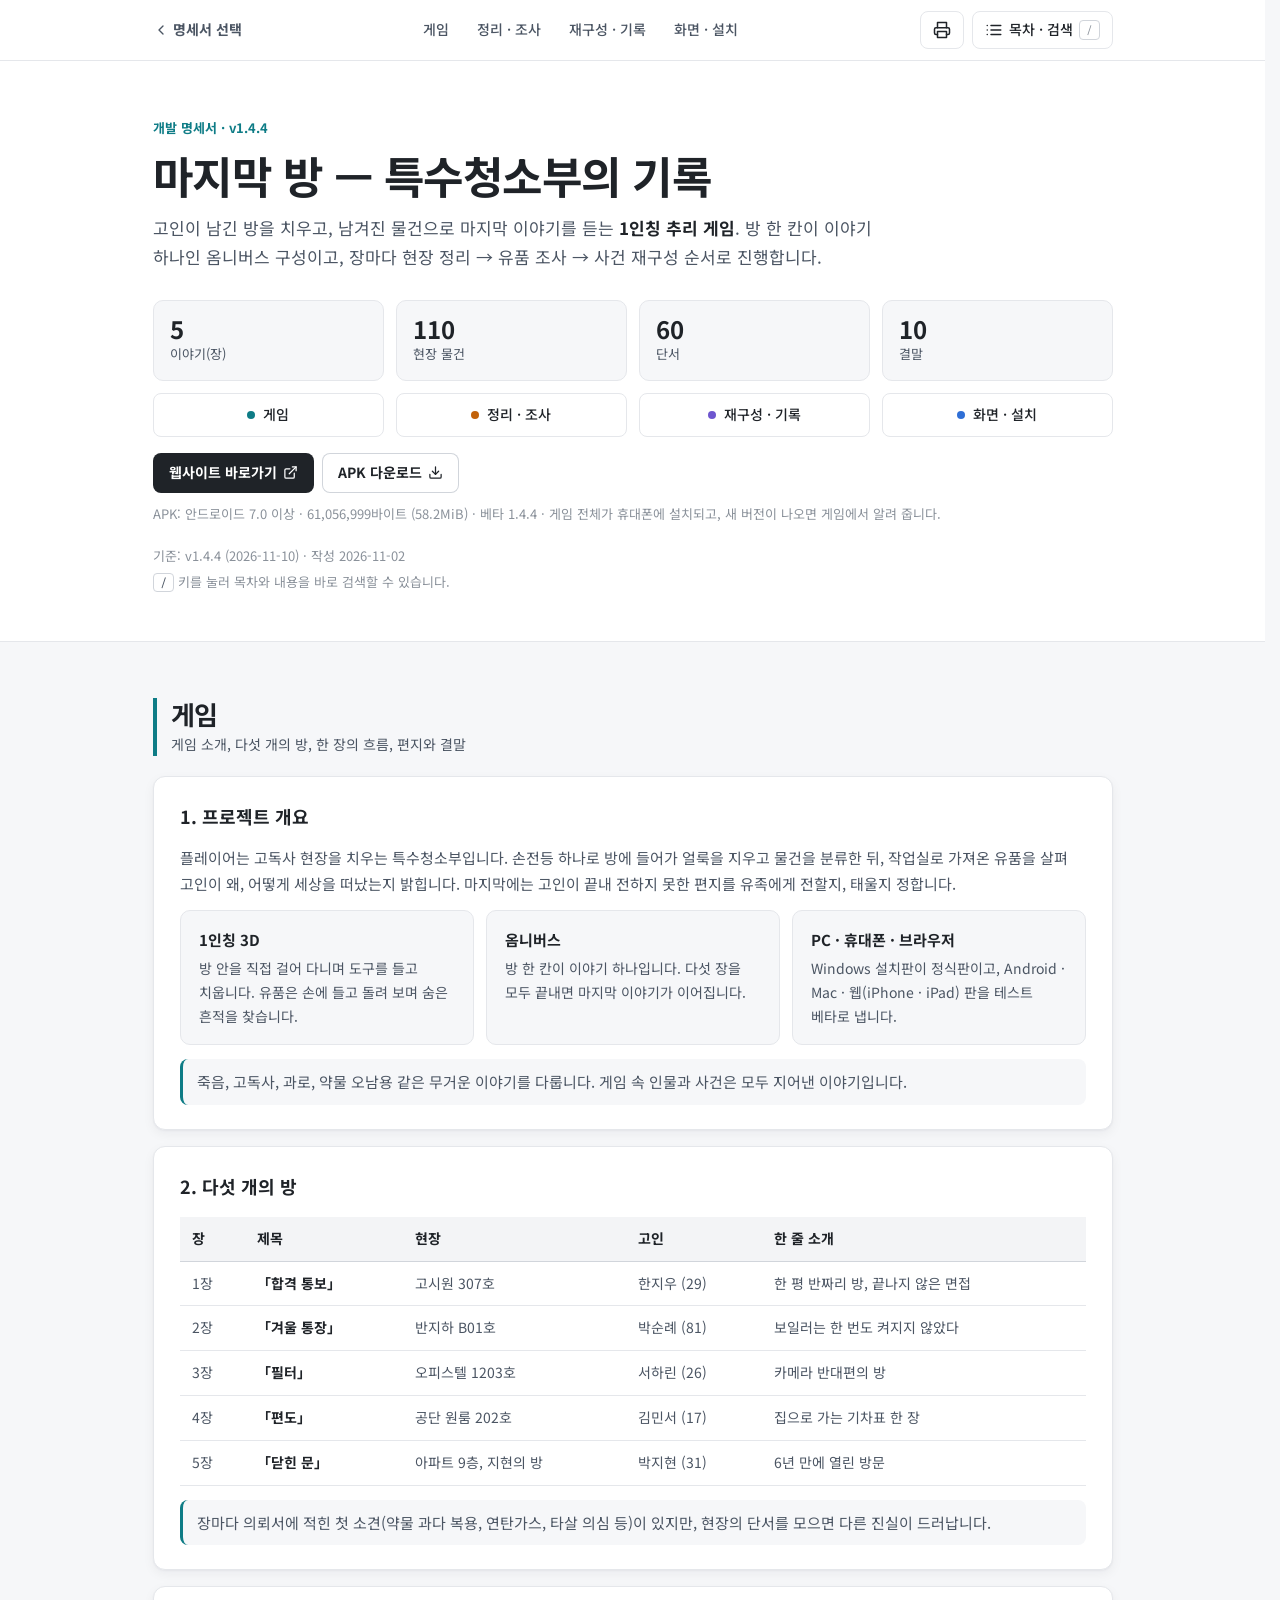
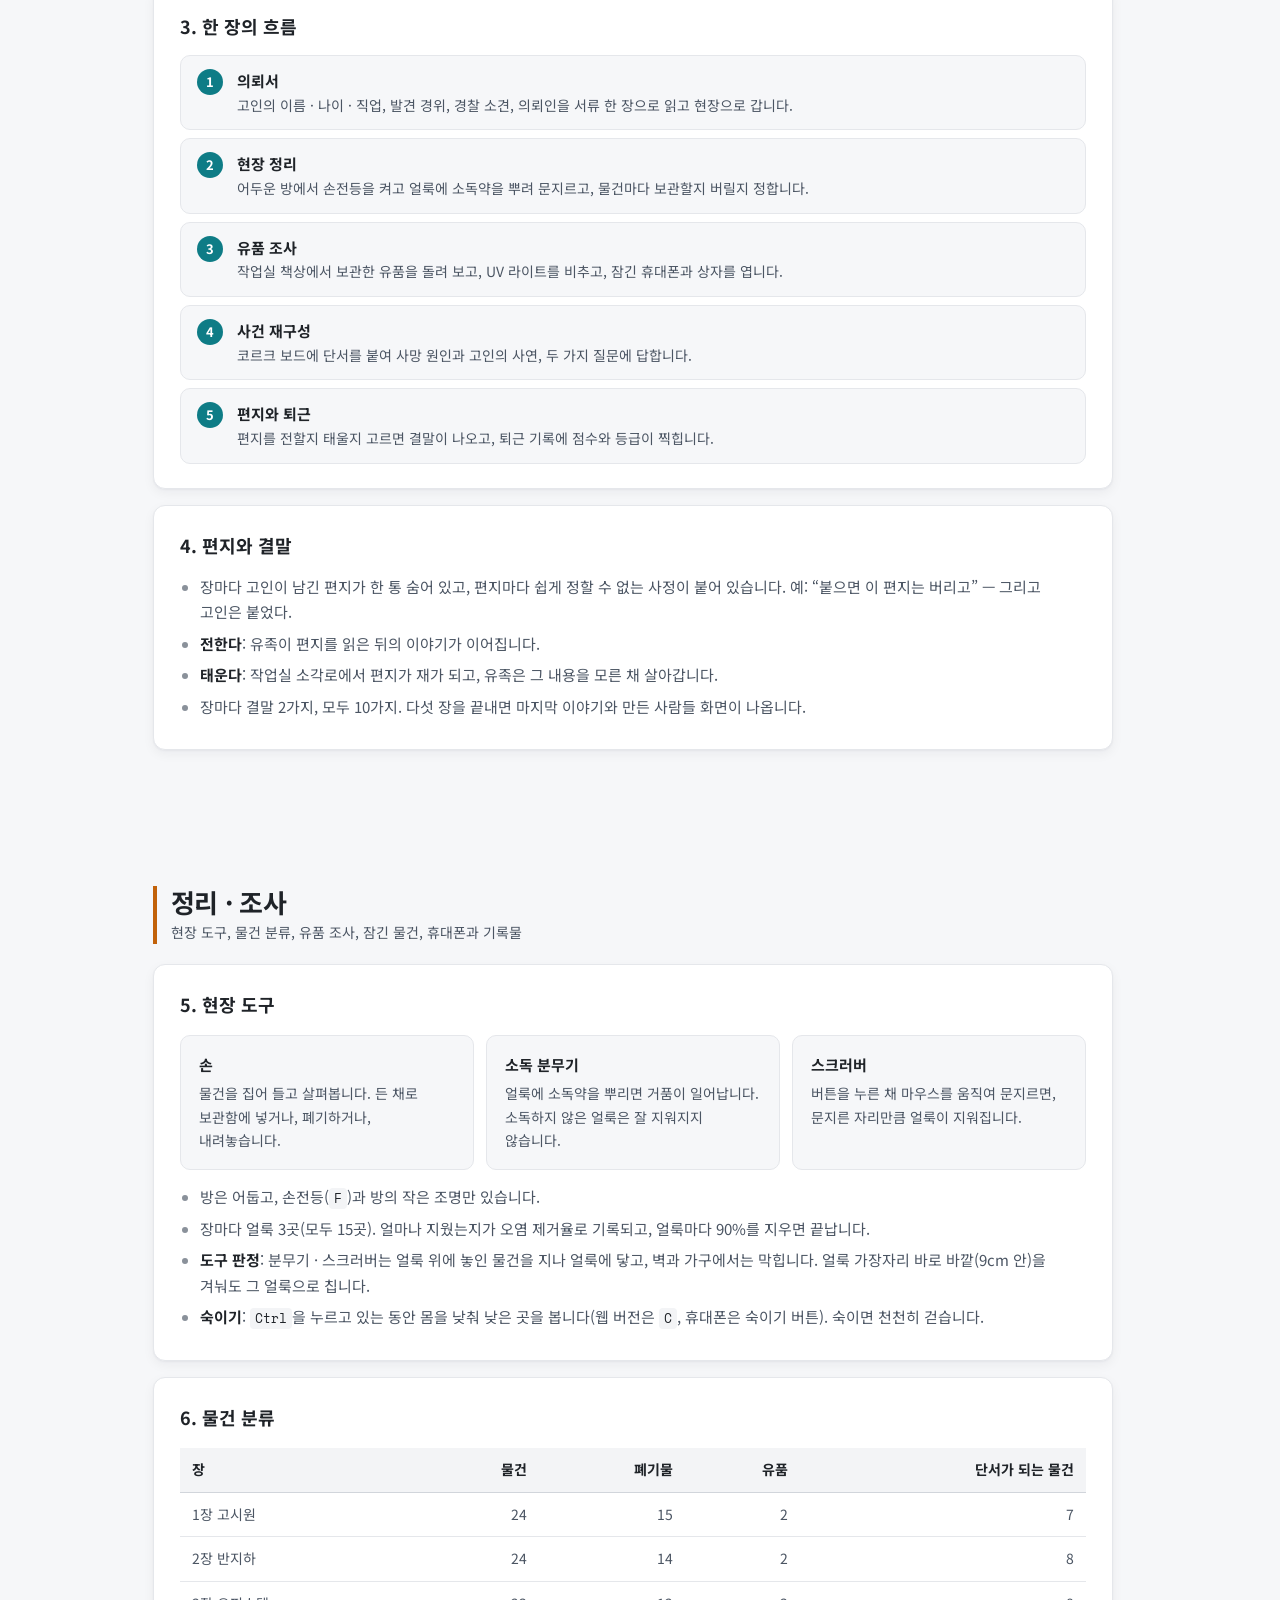
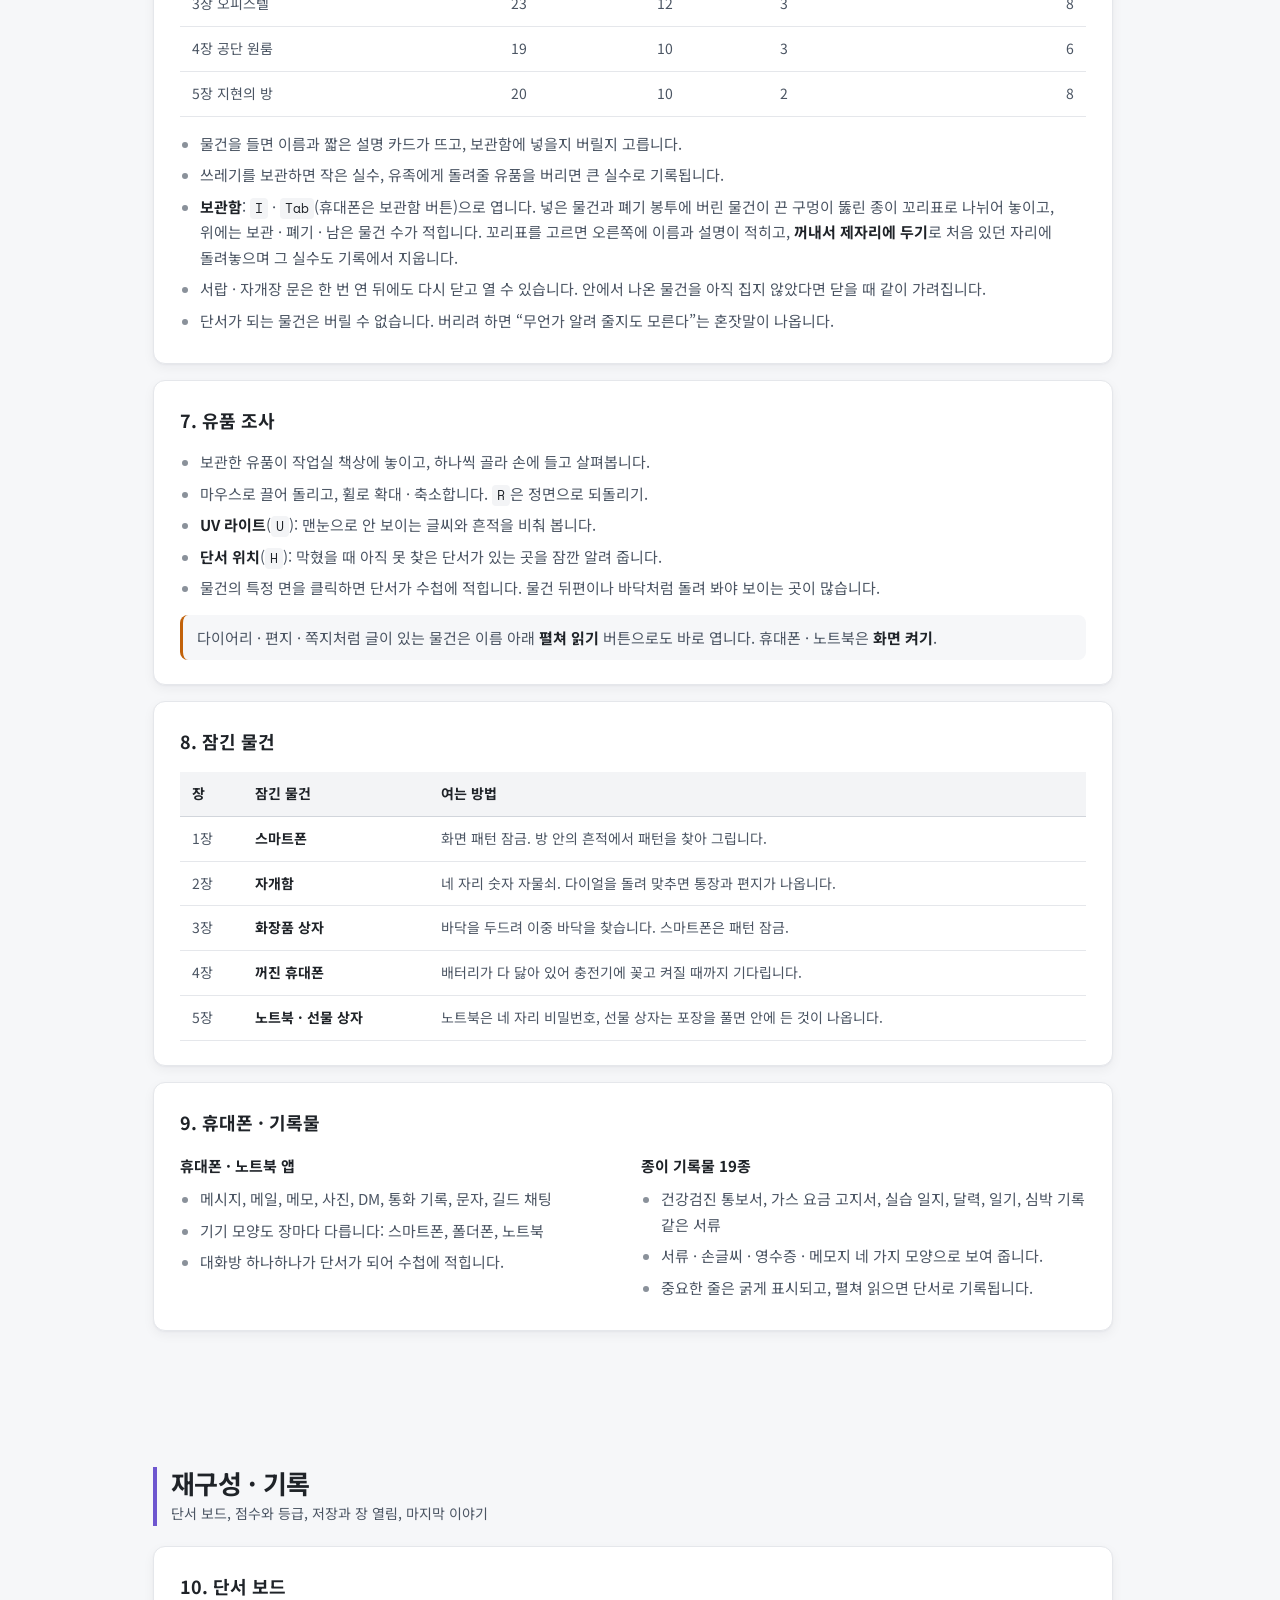
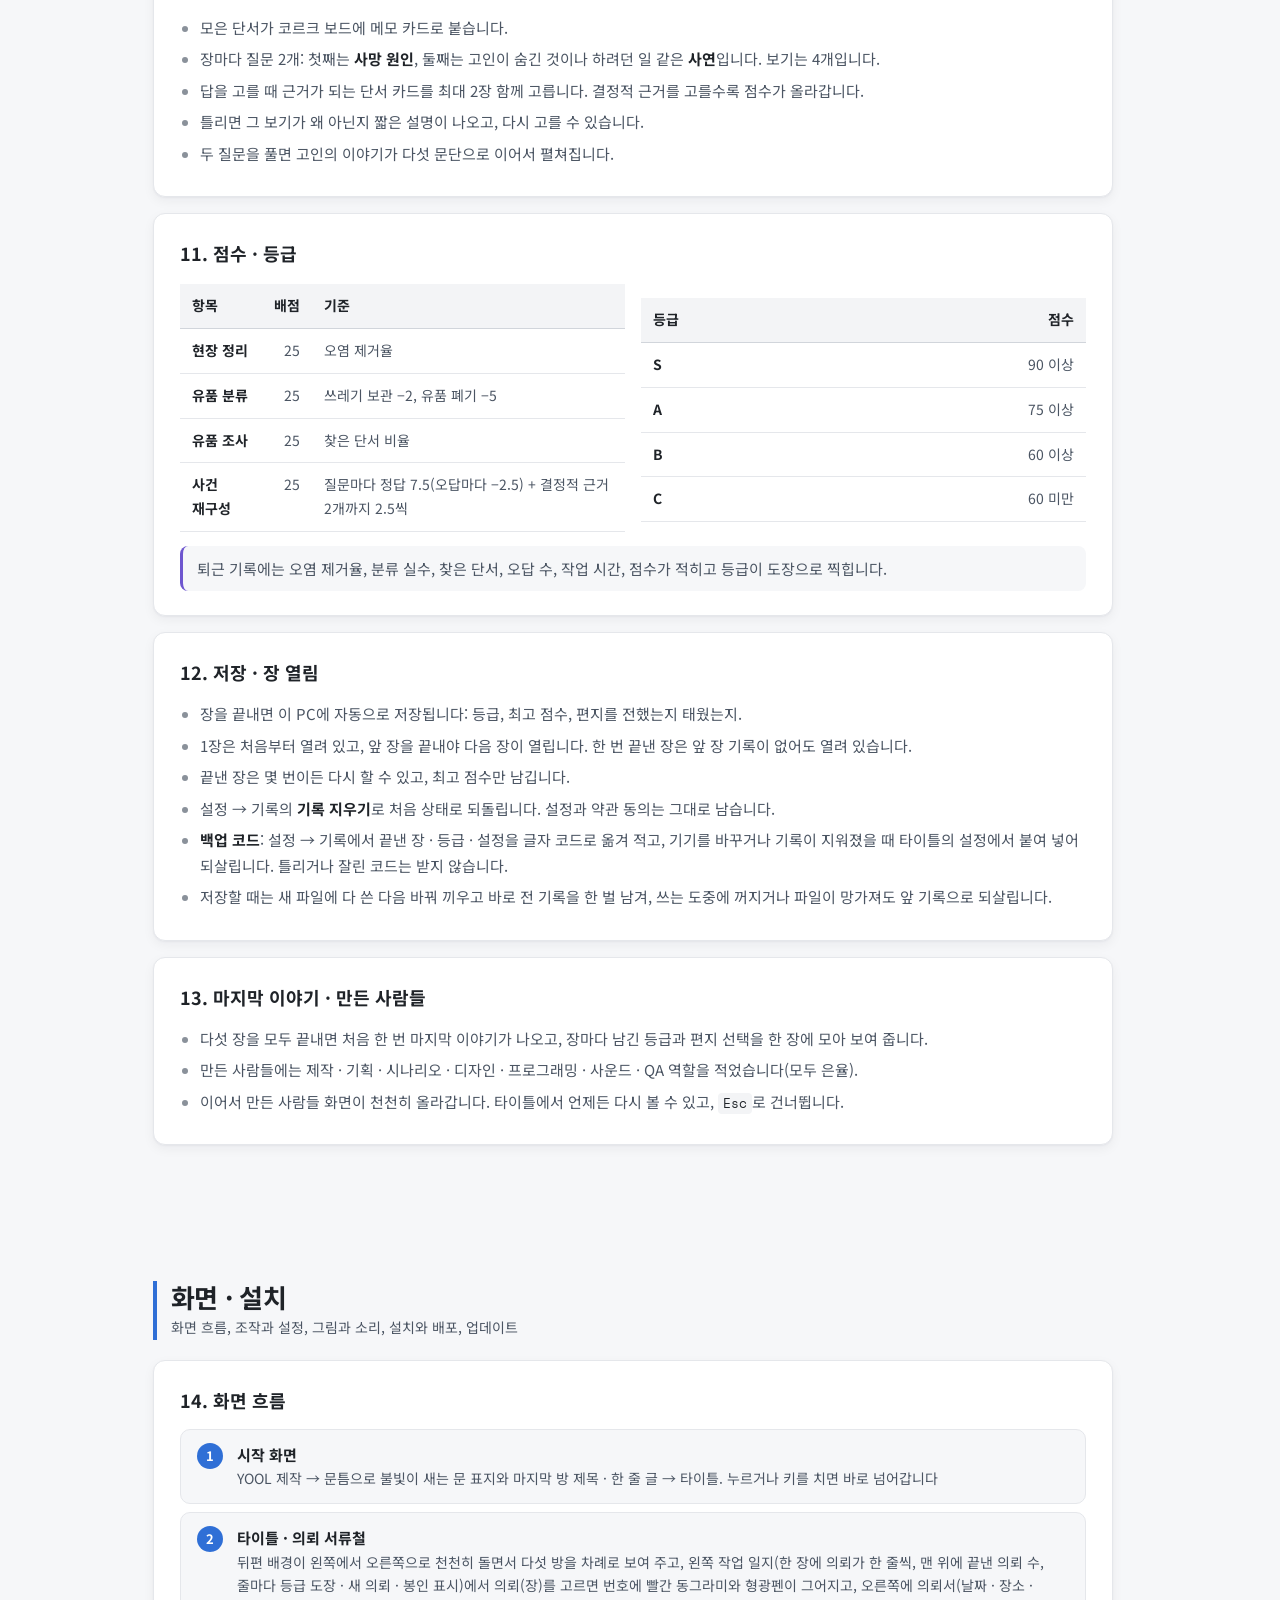
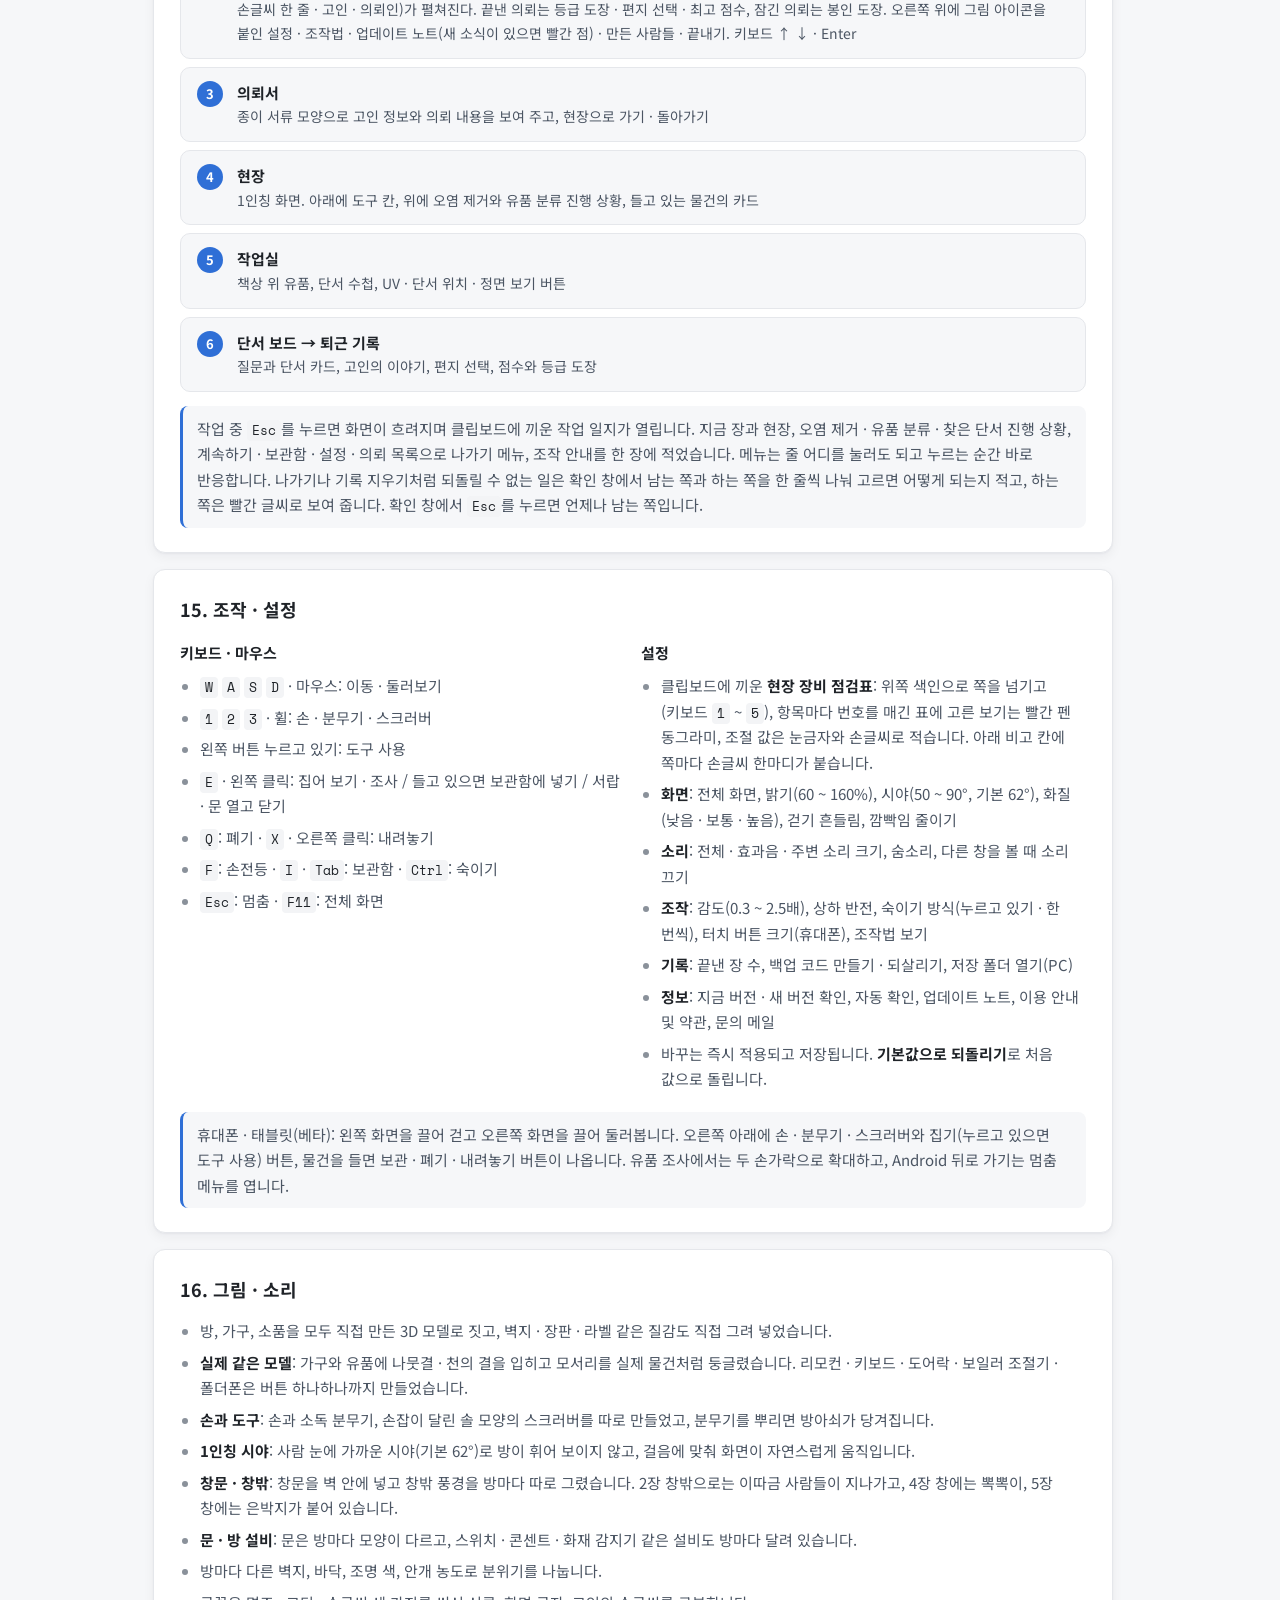
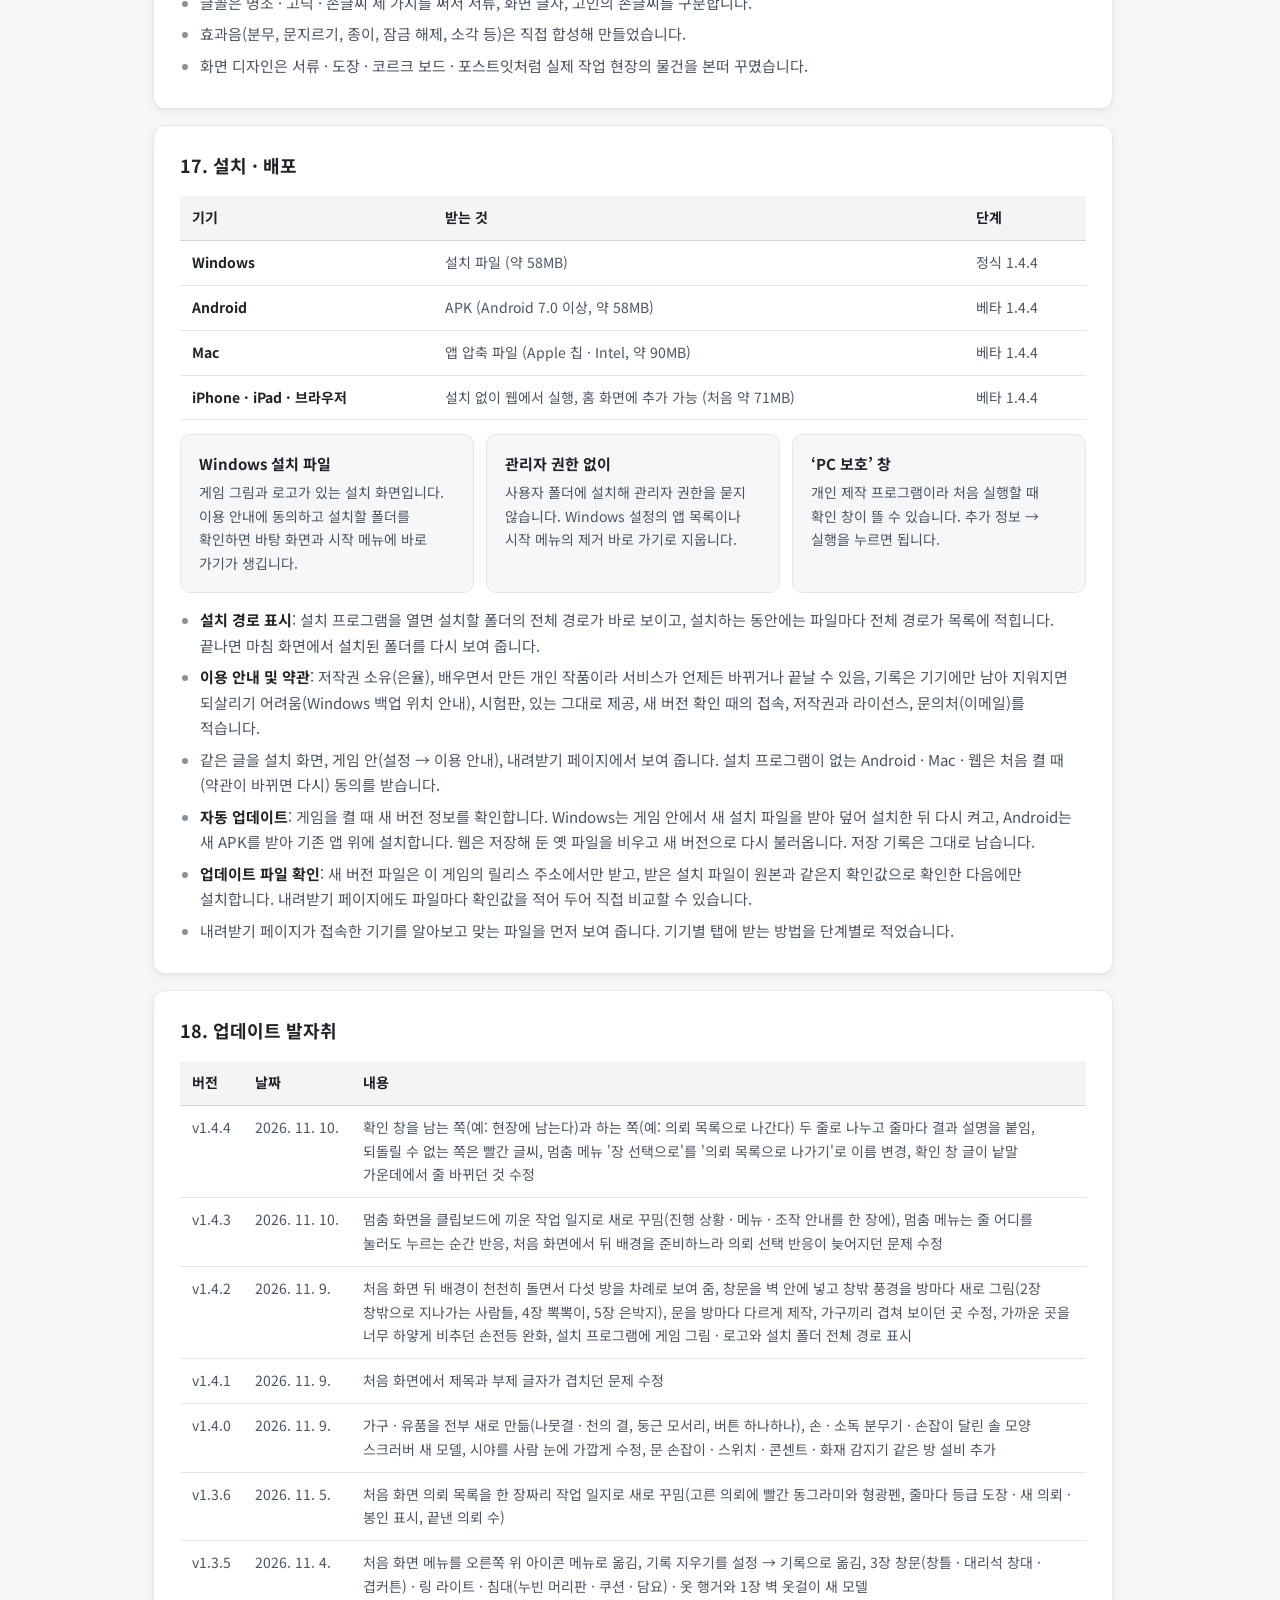
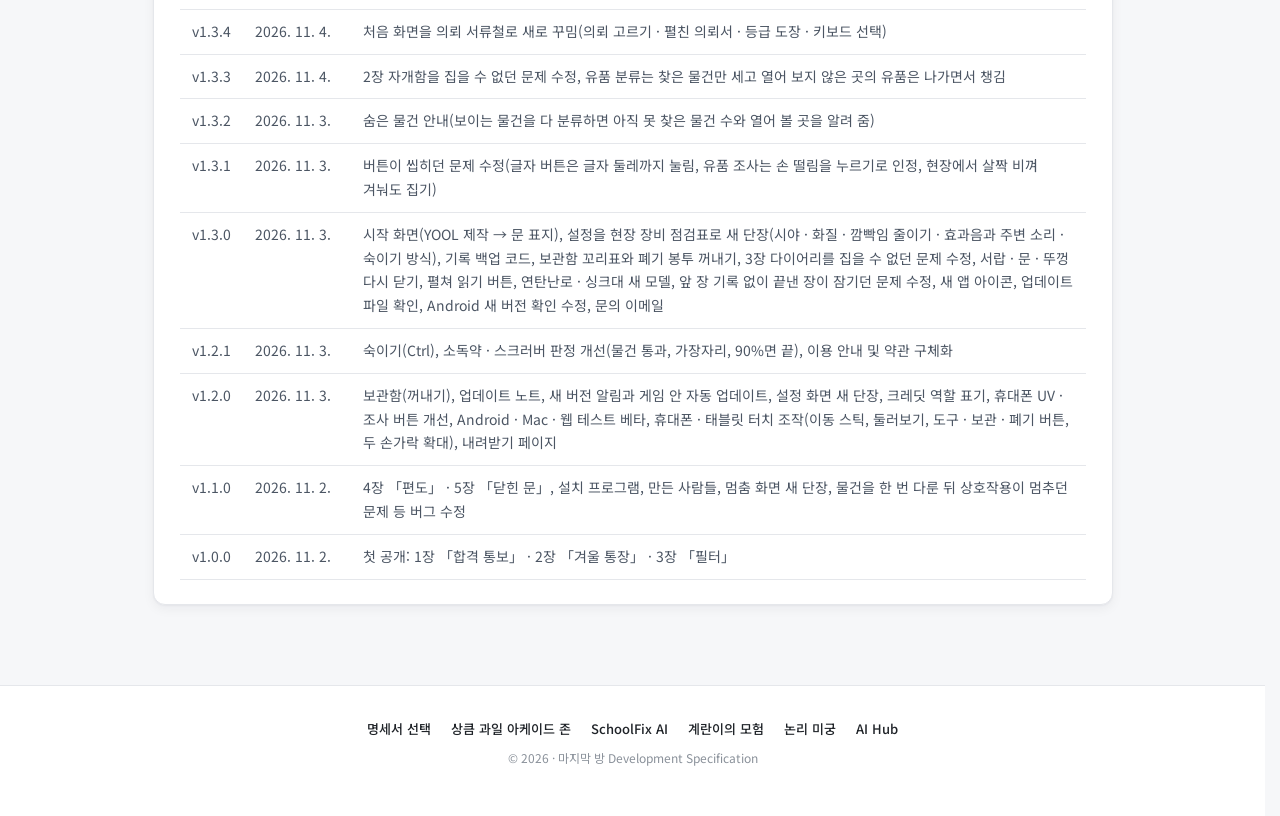
<file: lastroom.html>
<!DOCTYPE html>
<html lang="ko">
<head>
<meta charset="UTF-8">
<meta name="viewport" content="width=device-width, initial-scale=1.0">
<meta name="description" content="마지막 방 — 특수청소부의 기록 v1.4.4 — 고인이 남긴 방을 치우고, 남겨진 물건으로 마지막 이야기를 듣는 1인칭 추리 게임의 개발 명세서">
<meta name="theme-color" content="#f6f7f9" media="(prefers-color-scheme: light)">
<meta name="theme-color" content="#121417" media="(prefers-color-scheme: dark)">
<title>마지막 방 개발 명세서</title>
<link rel="icon" href="data:image/svg+xml,<svg xmlns='http://www.w3.org/2000/svg' viewBox='0 0 100 100'><text y='.9em' font-size='90'>🚪</text></svg>">
<link rel="preconnect" href="https://fonts.googleapis.com">
<link rel="preconnect" href="https://fonts.gstatic.com" crossorigin>
<link rel="stylesheet" href="https://fonts.googleapis.com/css2?family=Noto+Sans+KR:wght@400;500;700&family=Space+Mono:wght@400;700&display=swap">
<link rel="stylesheet" href="assets/spec.css?v=20261110">
</head>
<body class="page-room">

<a class="skip-link" href="#play">본문으로 건너뛰기</a>

<!-- ═══════ TOP BAR ═══════ -->
<header class="topbar" id="topbar">
  <div class="topbar-inner">
    <a class="topbar-brand" href="index.html" title="명세서 선택으로">
      <svg class="ico" viewBox="0 0 24 24" aria-hidden="true" focusable="false"><polyline points="15 18 9 12 15 6"/></svg>
      <span class="brand-label">명세서 선택</span>
    </a>
    <nav class="topbar-tabs" aria-label="명세서 섹션 바로가기">
      <a class="tab tone-cyan" href="#play" data-section="play"><span class="lbl-long">게임</span><span class="lbl-short">게임</span></a>
      <a class="tab tone-orange" href="#work" data-section="work"><span class="lbl-long">정리 · 조사</span><span class="lbl-short">조사</span></a>
      <a class="tab tone-violet" href="#solve" data-section="solve"><span class="lbl-long">재구성 · 기록</span><span class="lbl-short">기록</span></a>
      <a class="tab tone-blue" href="#screens" data-section="screens"><span class="lbl-long">화면 · 설치</span><span class="lbl-short">설치</span></a>
    </nav>
    <div class="topbar-actions">
      <button class="icon-btn" id="printBtn" type="button" title="인쇄 / PDF로 저장" aria-label="인쇄 또는 PDF로 저장">
        <svg class="ico" viewBox="0 0 24 24" aria-hidden="true" focusable="false"><polyline points="6 9 6 2 18 2 18 9"/><path d="M6 18H4a2 2 0 0 1-2-2v-5a2 2 0 0 1 2-2h16a2 2 0 0 1 2 2v5a2 2 0 0 1-2 2h-2"/><rect x="6" y="14" width="12" height="8"/></svg>
      </button>
      <button class="icon-btn" id="tocBtn" type="button" aria-haspopup="dialog" aria-controls="toc" aria-label="목차 · 검색" title="목차 · 검색 (/)">
        <svg class="ico" viewBox="0 0 24 24" aria-hidden="true" focusable="false"><line x1="8" y1="6" x2="21" y2="6"/><line x1="8" y1="12" x2="21" y2="12"/><line x1="8" y1="18" x2="21" y2="18"/><line x1="3" y1="6" x2="3.01" y2="6"/><line x1="3" y1="12" x2="3.01" y2="12"/><line x1="3" y1="18" x2="3.01" y2="18"/></svg>
        <span class="btn-label">목차 · 검색</span>
        <kbd aria-hidden="true">/</kbd>
      </button>
    </div>
  </div>
  <div class="progress" aria-hidden="true"><div class="progress-bar" id="progressBar"></div></div>
</header>

<main id="main">

<!-- ═══════ PAGE HEADER ═══════ -->
<section class="landing" id="top" aria-labelledby="pageTitle">
 <div class="landing-inner">
  <p class="eyebrow">개발 명세서 · v1.4.4</p>
  <h1 class="landing-title" id="pageTitle">마지막 방 — 특수청소부의 기록</h1>
  <p class="landing-sub">고인이 남긴 방을 치우고, 남겨진 물건으로 마지막 이야기를 듣는 <strong>1인칭 추리 게임</strong>. 방 한 칸이 이야기 하나인 옴니버스 구성이고, 장마다 현장 정리 → 유품 조사 → 사건 재구성 순서로 진행합니다.</p>
  <div class="stat-row">
    <div class="stat"><span class="stat-num">5</span><span class="stat-label">이야기(장)</span></div>
    <div class="stat"><span class="stat-num">110</span><span class="stat-label">현장 물건</span></div>
    <div class="stat"><span class="stat-num">60</span><span class="stat-label">단서</span></div>
    <div class="stat"><span class="stat-num">10</span><span class="stat-label">결말</span></div>
  </div>
  <div class="nav-pills">
    <a class="nav-pill tone-cyan" href="#play">게임</a>
    <a class="nav-pill tone-orange" href="#work">정리 · 조사</a>
    <a class="nav-pill tone-violet" href="#solve">재구성 · 기록</a>
    <a class="nav-pill tone-blue" href="#screens">화면 · 설치</a>
  </div>
  <div class="ext-links">
    <a class="ext-link" href="https://eunyool10.github.io/LastRoom/" target="_blank" rel="noopener">웹사이트 바로가기
      <svg class="ico" viewBox="0 0 24 24" aria-hidden="true" focusable="false"><path d="M18 13v6a2 2 0 0 1-2 2H5a2 2 0 0 1-2-2V8a2 2 0 0 1 2-2h6"/><polyline points="15 3 21 3 21 9"/><line x1="10" y1="14" x2="21" y2="3"/></svg></a>
    <a class="ext-link ext-link-sub" href="https://github.com/EunYool10/LastRoom/releases/download/v1.4.4/LastRoom-1.4.4-android.apk">APK 다운로드
      <svg class="ico" viewBox="0 0 24 24" aria-hidden="true" focusable="false"><path d="M21 15v4a2 2 0 0 1-2 2H5a2 2 0 0 1-2-2v-4"/><polyline points="7 10 12 15 17 10"/><line x1="12" y1="15" x2="12" y2="3"/></svg></a>
  </div>
  <p class="ext-note">APK: 안드로이드 7.0 이상 · 61,056,999바이트 (58.2MiB) · 베타 1.4.4 · 게임 전체가 휴대폰에 설치되고, 새 버전이 나오면 게임에서 알려 줍니다.</p>
  <p class="doc-meta">기준: v1.4.4 (2026-11-10) · 작성 2026-11-02</p>
  <p class="landing-hint"><kbd>/</kbd> 키를 눌러 목차와 내용을 바로 검색할 수 있습니다.</p>
 </div>
</section>

<!-- ════════════════════════════════════════
     SECTION 1 · 게임
════════════════════════════════════════ -->
<section class="spec-section tone-cyan" id="play" aria-labelledby="playTitle">

  <div class="spec-header">
    <div class="spec-header-text">
      <h2 id="playTitle">게임</h2>
      <p>게임 소개, 다섯 개의 방, 한 장의 흐름, 편지와 결말</p>
    </div>
  </div>

  <div class="card" id="lr-overview">
    <h3>1. 프로젝트 개요</h3>
    <p>플레이어는 고독사 현장을 치우는 특수청소부입니다. 손전등 하나로 방에 들어가 얼룩을 지우고 물건을 분류한 뒤, 작업실로 가져온 유품을 살펴 고인이 왜, 어떻게 세상을 떠났는지 밝힙니다. 마지막에는 고인이 끝내 전하지 못한 편지를 유족에게 전할지, 태울지 정합니다.</p>
    <div class="grid-auto">
      <div class="mini-card"><h4>1인칭 3D</h4><p>방 안을 직접 걸어 다니며 도구를 들고 치웁니다. 유품은 손에 들고 돌려 보며 숨은 흔적을 찾습니다.</p></div>
      <div class="mini-card"><h4>옴니버스</h4><p>방 한 칸이 이야기 하나입니다. 다섯 장을 모두 끝내면 마지막 이야기가 이어집니다.</p></div>
      <div class="mini-card"><h4>PC · 휴대폰 · 브라우저</h4><p>Windows 설치판이 정식판이고, Android · Mac · 웹(iPhone · iPad) 판을 테스트 베타로 냅니다.</p></div>
    </div>
    <p class="note">죽음, 고독사, 과로, 약물 오남용 같은 무거운 이야기를 다룹니다. 게임 속 인물과 사건은 모두 지어낸 이야기입니다.</p>
  </div>

  <div class="card" id="lr-rooms">
    <h3>2. 다섯 개의 방</h3>
    <div class="table-wrap">
      <table>
        <thead><tr><th scope="col">장</th><th scope="col">제목</th><th scope="col">현장</th><th scope="col">고인</th><th scope="col">한 줄 소개</th></tr></thead>
        <tbody>
          <tr><td class="nowrap">1장</td><td class="nowrap"><strong>「합격 통보」</strong></td><td class="nowrap">고시원 307호</td><td class="nowrap">한지우 (29)</td><td>한 평 반짜리 방, 끝나지 않은 면접</td></tr>
          <tr><td class="nowrap">2장</td><td class="nowrap"><strong>「겨울 통장」</strong></td><td class="nowrap">반지하 B01호</td><td class="nowrap">박순례 (81)</td><td>보일러는 한 번도 켜지지 않았다</td></tr>
          <tr><td class="nowrap">3장</td><td class="nowrap"><strong>「필터」</strong></td><td class="nowrap">오피스텔 1203호</td><td class="nowrap">서하린 (26)</td><td>카메라 반대편의 방</td></tr>
          <tr><td class="nowrap">4장</td><td class="nowrap"><strong>「편도」</strong></td><td class="nowrap">공단 원룸 202호</td><td class="nowrap">김민서 (17)</td><td>집으로 가는 기차표 한 장</td></tr>
          <tr><td class="nowrap">5장</td><td class="nowrap"><strong>「닫힌 문」</strong></td><td class="nowrap">아파트 9층, 지현의 방</td><td class="nowrap">박지현 (31)</td><td>6년 만에 열린 방문</td></tr>
        </tbody>
      </table>
    </div>
    <p class="note">장마다 의뢰서에 적힌 첫 소견(약물 과다 복용, 연탄가스, 타살 의심 등)이 있지만, 현장의 단서를 모으면 다른 진실이 드러납니다.</p>
  </div>

  <div class="card" id="lr-loop">
    <h3>3. 한 장의 흐름</h3>
    <ol class="steps">
      <li><strong>의뢰서</strong><span>고인의 이름 · 나이 · 직업, 발견 경위, 경찰 소견, 의뢰인을 서류 한 장으로 읽고 현장으로 갑니다.</span></li>
      <li><strong>현장 정리</strong><span>어두운 방에서 손전등을 켜고 얼룩에 소독약을 뿌려 문지르고, 물건마다 보관할지 버릴지 정합니다.</span></li>
      <li><strong>유품 조사</strong><span>작업실 책상에서 보관한 유품을 돌려 보고, UV 라이트를 비추고, 잠긴 휴대폰과 상자를 엽니다.</span></li>
      <li><strong>사건 재구성</strong><span>코르크 보드에 단서를 붙여 사망 원인과 고인의 사연, 두 가지 질문에 답합니다.</span></li>
      <li><strong>편지와 퇴근</strong><span>편지를 전할지 태울지 고르면 결말이 나오고, 퇴근 기록에 점수와 등급이 찍힙니다.</span></li>
    </ol>
  </div>

  <div class="card" id="lr-letter">
    <h3>4. 편지와 결말</h3>
    <ul>
      <li>장마다 고인이 남긴 편지가 한 통 숨어 있고, 편지마다 쉽게 정할 수 없는 사정이 붙어 있습니다. 예: “붙으면 이 편지는 버리고” — 그리고 고인은 붙었다.</li>
      <li><strong>전한다</strong>: 유족이 편지를 읽은 뒤의 이야기가 이어집니다.</li>
      <li><strong>태운다</strong>: 작업실 소각로에서 편지가 재가 되고, 유족은 그 내용을 모른 채 살아갑니다.</li>
      <li>장마다 결말 2가지, 모두 10가지. 다섯 장을 끝내면 마지막 이야기와 만든 사람들 화면이 나옵니다.</li>
    </ul>
  </div>

</section>

<!-- ════════════════════════════════════════
     SECTION 2 · 정리 · 조사
════════════════════════════════════════ -->
<section class="spec-section tone-orange" id="work" aria-labelledby="workTitle">

  <div class="spec-header">
    <div class="spec-header-text">
      <h2 id="workTitle">정리 · 조사</h2>
      <p>현장 도구, 물건 분류, 유품 조사, 잠긴 물건, 휴대폰과 기록물</p>
    </div>
  </div>

  <div class="card" id="lr-tools">
    <h3>5. 현장 도구</h3>
    <div class="grid-auto">
      <div class="mini-card"><h4>손</h4><p>물건을 집어 들고 살펴봅니다. 든 채로 보관함에 넣거나, 폐기하거나, 내려놓습니다.</p></div>
      <div class="mini-card"><h4>소독 분무기</h4><p>얼룩에 소독약을 뿌리면 거품이 일어납니다. 소독하지 않은 얼룩은 잘 지워지지 않습니다.</p></div>
      <div class="mini-card"><h4>스크러버</h4><p>버튼을 누른 채 마우스를 움직여 문지르면, 문지른 자리만큼 얼룩이 지워집니다.</p></div>
    </div>
    <ul style="margin-top:14px;">
      <li>방은 어둡고, 손전등(<code>F</code>)과 방의 작은 조명만 있습니다.</li>
      <li>장마다 얼룩 3곳(모두 15곳). 얼마나 지웠는지가 오염 제거율로 기록되고, 얼룩마다 90%를 지우면 끝납니다.</li>
      <li><strong>도구 판정</strong>: 분무기 · 스크러버는 얼룩 위에 놓인 물건을 지나 얼룩에 닿고, 벽과 가구에서는 막힙니다. 얼룩 가장자리 바로 바깥(9cm 안)을 겨눠도 그 얼룩으로 칩니다.</li>
      <li><strong>숙이기</strong>: <code>Ctrl</code>을 누르고 있는 동안 몸을 낮춰 낮은 곳을 봅니다(웹 버전은 <code>C</code>, 휴대폰은 숙이기 버튼). 숙이면 천천히 걷습니다.</li>
    </ul>
  </div>

  <div class="card" id="lr-sort">
    <h3>6. 물건 분류</h3>
    <div class="table-wrap">
      <table>
        <thead><tr><th scope="col">장</th><th scope="col" class="num">물건</th><th scope="col" class="num">폐기물</th><th scope="col" class="num">유품</th><th scope="col" class="num">단서가 되는 물건</th></tr></thead>
        <tbody>
          <tr><td>1장 고시원</td><td class="num">24</td><td class="num">15</td><td class="num">2</td><td class="num">7</td></tr>
          <tr><td>2장 반지하</td><td class="num">24</td><td class="num">14</td><td class="num">2</td><td class="num">8</td></tr>
          <tr><td>3장 오피스텔</td><td class="num">23</td><td class="num">12</td><td class="num">3</td><td class="num">8</td></tr>
          <tr><td>4장 공단 원룸</td><td class="num">19</td><td class="num">10</td><td class="num">3</td><td class="num">6</td></tr>
          <tr><td>5장 지현의 방</td><td class="num">20</td><td class="num">10</td><td class="num">2</td><td class="num">8</td></tr>
        </tbody>
      </table>
    </div>
    <ul style="margin-top:14px;">
      <li>물건을 들면 이름과 짧은 설명 카드가 뜨고, 보관함에 넣을지 버릴지 고릅니다.</li>
      <li>쓰레기를 보관하면 작은 실수, 유족에게 돌려줄 유품을 버리면 큰 실수로 기록됩니다.</li>
      <li><strong>보관함</strong>: <code>I</code> · <code>Tab</code>(휴대폰은 보관함 버튼)으로 엽니다. 넣은 물건과 폐기 봉투에 버린 물건이 끈 구멍이 뚫린 종이 꼬리표로 나뉘어 놓이고, 위에는 보관 · 폐기 · 남은 물건 수가 적힙니다. 꼬리표를 고르면 오른쪽에 이름과 설명이 적히고, <strong>꺼내서 제자리에 두기</strong>로 처음 있던 자리에 돌려놓으며 그 실수도 기록에서 지웁니다.</li>
      <li>서랍 · 자개장 문은 한 번 연 뒤에도 다시 닫고 열 수 있습니다. 안에서 나온 물건을 아직 집지 않았다면 닫을 때 같이 가려집니다.</li>
      <li>단서가 되는 물건은 버릴 수 없습니다. 버리려 하면 “무언가 알려 줄지도 모른다”는 혼잣말이 나옵니다.</li>
    </ul>
  </div>

  <div class="card" id="lr-inspect">
    <h3>7. 유품 조사</h3>
    <ul>
      <li>보관한 유품이 작업실 책상에 놓이고, 하나씩 골라 손에 들고 살펴봅니다.</li>
      <li>마우스로 끌어 돌리고, 휠로 확대 · 축소합니다. <code>R</code>은 정면으로 되돌리기.</li>
      <li><strong>UV 라이트</strong>(<code>U</code>): 맨눈으로 안 보이는 글씨와 흔적을 비춰 봅니다.</li>
      <li><strong>단서 위치</strong>(<code>H</code>): 막혔을 때 아직 못 찾은 단서가 있는 곳을 잠깐 알려 줍니다.</li>
      <li>물건의 특정 면을 클릭하면 단서가 수첩에 적힙니다. 물건 뒤편이나 바닥처럼 돌려 봐야 보이는 곳이 많습니다.</li>
    </ul>
    <p class="note">다이어리 · 편지 · 쪽지처럼 글이 있는 물건은 이름 아래 <strong>펼쳐 읽기</strong> 버튼으로도 바로 엽니다. 휴대폰 · 노트북은 <strong>화면 켜기</strong>.</p>
  </div>

  <div class="card" id="lr-locks">
    <h3>8. 잠긴 물건</h3>
    <div class="table-wrap">
      <table>
        <thead><tr><th scope="col">장</th><th scope="col">잠긴 물건</th><th scope="col">여는 방법</th></tr></thead>
        <tbody>
          <tr><td class="nowrap">1장</td><td class="nowrap"><strong>스마트폰</strong></td><td>화면 패턴 잠금. 방 안의 흔적에서 패턴을 찾아 그립니다.</td></tr>
          <tr><td class="nowrap">2장</td><td class="nowrap"><strong>자개함</strong></td><td>네 자리 숫자 자물쇠. 다이얼을 돌려 맞추면 통장과 편지가 나옵니다.</td></tr>
          <tr><td class="nowrap">3장</td><td class="nowrap"><strong>화장품 상자</strong></td><td>바닥을 두드려 이중 바닥을 찾습니다. 스마트폰은 패턴 잠금.</td></tr>
          <tr><td class="nowrap">4장</td><td class="nowrap"><strong>꺼진 휴대폰</strong></td><td>배터리가 다 닳아 있어 충전기에 꽂고 켜질 때까지 기다립니다.</td></tr>
          <tr><td class="nowrap">5장</td><td class="nowrap"><strong>노트북 · 선물 상자</strong></td><td>노트북은 네 자리 비밀번호, 선물 상자는 포장을 풀면 안에 든 것이 나옵니다.</td></tr>
        </tbody>
      </table>
    </div>
  </div>

  <div class="card" id="lr-phone">
    <h3>9. 휴대폰 · 기록물</h3>
    <div class="grid-2">
      <div>
        <p class="sub-title">휴대폰 · 노트북 앱</p>
        <ul>
          <li>메시지, 메일, 메모, 사진, DM, 통화 기록, 문자, 길드 채팅</li>
          <li>기기 모양도 장마다 다릅니다: 스마트폰, 폴더폰, 노트북</li>
          <li>대화방 하나하나가 단서가 되어 수첩에 적힙니다.</li>
        </ul>
      </div>
      <div>
        <p class="sub-title">종이 기록물 19종</p>
        <ul>
          <li>건강검진 통보서, 가스 요금 고지서, 실습 일지, 달력, 일기, 심박 기록 같은 서류</li>
          <li>서류 · 손글씨 · 영수증 · 메모지 네 가지 모양으로 보여 줍니다.</li>
          <li>중요한 줄은 굵게 표시되고, 펼쳐 읽으면 단서로 기록됩니다.</li>
        </ul>
      </div>
    </div>
  </div>

</section>

<!-- ════════════════════════════════════════
     SECTION 3 · 재구성 · 기록
════════════════════════════════════════ -->
<section class="spec-section tone-violet" id="solve" aria-labelledby="solveTitle">

  <div class="spec-header">
    <div class="spec-header-text">
      <h2 id="solveTitle">재구성 · 기록</h2>
      <p>단서 보드, 점수와 등급, 저장과 장 열림, 마지막 이야기</p>
    </div>
  </div>

  <div class="card" id="lr-board">
    <h3>10. 단서 보드</h3>
    <ul>
      <li>모은 단서가 코르크 보드에 메모 카드로 붙습니다.</li>
      <li>장마다 질문 2개: 첫째는 <strong>사망 원인</strong>, 둘째는 고인이 숨긴 것이나 하려던 일 같은 <strong>사연</strong>입니다. 보기는 4개입니다.</li>
      <li>답을 고를 때 근거가 되는 단서 카드를 최대 2장 함께 고릅니다. 결정적 근거를 고를수록 점수가 올라갑니다.</li>
      <li>틀리면 그 보기가 왜 아닌지 짧은 설명이 나오고, 다시 고를 수 있습니다.</li>
      <li>두 질문을 풀면 고인의 이야기가 다섯 문단으로 이어서 펼쳐집니다.</li>
    </ul>
  </div>

  <div class="card" id="lr-score">
    <h3>11. 점수 · 등급</h3>
    <div class="grid-2">
      <div class="table-wrap">
        <table>
          <thead><tr><th scope="col">항목</th><th scope="col" class="num">배점</th><th scope="col">기준</th></tr></thead>
          <tbody>
            <tr><td><strong>현장 정리</strong></td><td class="num">25</td><td>오염 제거율</td></tr>
            <tr><td><strong>유품 분류</strong></td><td class="num">25</td><td>쓰레기 보관 −2, 유품 폐기 −5</td></tr>
            <tr><td><strong>유품 조사</strong></td><td class="num">25</td><td>찾은 단서 비율</td></tr>
            <tr><td><strong>사건 재구성</strong></td><td class="num">25</td><td>질문마다 정답 7.5(오답마다 −2.5) + 결정적 근거 2개까지 2.5씩</td></tr>
          </tbody>
        </table>
      </div>
      <div class="table-wrap">
        <table>
          <thead><tr><th scope="col">등급</th><th scope="col" class="num">점수</th></tr></thead>
          <tbody>
            <tr><td><strong>S</strong></td><td class="num">90 이상</td></tr>
            <tr><td><strong>A</strong></td><td class="num">75 이상</td></tr>
            <tr><td><strong>B</strong></td><td class="num">60 이상</td></tr>
            <tr><td><strong>C</strong></td><td class="num">60 미만</td></tr>
          </tbody>
        </table>
      </div>
    </div>
    <p class="note">퇴근 기록에는 오염 제거율, 분류 실수, 찾은 단서, 오답 수, 작업 시간, 점수가 적히고 등급이 도장으로 찍힙니다.</p>
  </div>

  <div class="card" id="lr-save">
    <h3>12. 저장 · 장 열림</h3>
    <ul>
      <li>장을 끝내면 이 PC에 자동으로 저장됩니다: 등급, 최고 점수, 편지를 전했는지 태웠는지.</li>
      <li>1장은 처음부터 열려 있고, 앞 장을 끝내야 다음 장이 열립니다. 한 번 끝낸 장은 앞 장 기록이 없어도 열려 있습니다.</li>
      <li>끝낸 장은 몇 번이든 다시 할 수 있고, 최고 점수만 남깁니다.</li>
      <li>설정 → 기록의 <strong>기록 지우기</strong>로 처음 상태로 되돌립니다. 설정과 약관 동의는 그대로 남습니다.</li>
      <li><strong>백업 코드</strong>: 설정 → 기록에서 끝낸 장 · 등급 · 설정을 글자 코드로 옮겨 적고, 기기를 바꾸거나 기록이 지워졌을 때 타이틀의 설정에서 붙여 넣어 되살립니다. 틀리거나 잘린 코드는 받지 않습니다.</li>
      <li>저장할 때는 새 파일에 다 쓴 다음 바꿔 끼우고 바로 전 기록을 한 벌 남겨, 쓰는 도중에 꺼지거나 파일이 망가져도 앞 기록으로 되살립니다.</li>
    </ul>
  </div>

  <div class="card" id="lr-final">
    <h3>13. 마지막 이야기 · 만든 사람들</h3>
    <ul>
      <li>다섯 장을 모두 끝내면 처음 한 번 마지막 이야기가 나오고, 장마다 남긴 등급과 편지 선택을 한 장에 모아 보여 줍니다.</li>
      <li>만든 사람들에는 제작 · 기획 · 시나리오 · 디자인 · 프로그래밍 · 사운드 · QA 역할을 적었습니다(모두 은율).</li>
      <li>이어서 만든 사람들 화면이 천천히 올라갑니다. 타이틀에서 언제든 다시 볼 수 있고, <code>Esc</code>로 건너뜁니다.</li>
    </ul>
  </div>

</section>

<!-- ════════════════════════════════════════
     SECTION 4 · 화면 · 설치
════════════════════════════════════════ -->
<section class="spec-section tone-blue" id="screens" aria-labelledby="screensTitle">

  <div class="spec-header">
    <div class="spec-header-text">
      <h2 id="screensTitle">화면 · 설치</h2>
      <p>화면 흐름, 조작과 설정, 그림과 소리, 설치와 배포, 업데이트</p>
    </div>
  </div>

  <div class="card" id="lr-flow">
    <h3>14. 화면 흐름</h3>
    <ol class="steps">
      <li><strong>시작 화면</strong><span>YOOL 제작 → 문틈으로 불빛이 새는 문 표지와 마지막 방 제목 · 한 줄 글 → 타이틀. 누르거나 키를 치면 바로 넘어갑니다</span></li>
      <li><strong>타이틀 · 의뢰 서류철</strong><span>뒤편 배경이 왼쪽에서 오른쪽으로 천천히 돌면서 다섯 방을 차례로 보여 주고, 왼쪽 작업 일지(한 장에 의뢰가 한 줄씩, 맨 위에 끝낸 의뢰 수, 줄마다 등급 도장 · 새 의뢰 · 봉인 표시)에서 의뢰(장)를 고르면 번호에 빨간 동그라미와 형광펜이 그어지고, 오른쪽에 의뢰서(날짜 · 장소 · 손글씨 한 줄 · 고인 · 의뢰인)가 펼쳐진다. 끝낸 의뢰는 등급 도장 · 편지 선택 · 최고 점수, 잠긴 의뢰는 봉인 도장. 오른쪽 위에 그림 아이콘을 붙인 설정 · 조작법 · 업데이트 노트(새 소식이 있으면 빨간 점) · 만든 사람들 · 끝내기. 키보드 ↑ ↓ · Enter</span></li>
      <li><strong>의뢰서</strong><span>종이 서류 모양으로 고인 정보와 의뢰 내용을 보여 주고, 현장으로 가기 · 돌아가기</span></li>
      <li><strong>현장</strong><span>1인칭 화면. 아래에 도구 칸, 위에 오염 제거와 유품 분류 진행 상황, 들고 있는 물건의 카드</span></li>
      <li><strong>작업실</strong><span>책상 위 유품, 단서 수첩, UV · 단서 위치 · 정면 보기 버튼</span></li>
      <li><strong>단서 보드 → 퇴근 기록</strong><span>질문과 단서 카드, 고인의 이야기, 편지 선택, 점수와 등급 도장</span></li>
    </ol>
    <p class="note">작업 중 <code>Esc</code>를 누르면 화면이 흐려지며 클립보드에 끼운 작업 일지가 열립니다. 지금 장과 현장, 오염 제거 · 유품 분류 · 찾은 단서 진행 상황, 계속하기 · 보관함 · 설정 · 의뢰 목록으로 나가기 메뉴, 조작 안내를 한 장에 적었습니다. 메뉴는 줄 어디를 눌러도 되고 누르는 순간 바로 반응합니다. 나가기나 기록 지우기처럼 되돌릴 수 없는 일은 확인 창에서 남는 쪽과 하는 쪽을 한 줄씩 나눠 고르면 어떻게 되는지 적고, 하는 쪽은 빨간 글씨로 보여 줍니다. 확인 창에서 <code>Esc</code>를 누르면 언제나 남는 쪽입니다.</p>
  </div>

  <div class="card" id="lr-controls">
    <h3>15. 조작 · 설정</h3>
    <div class="grid-2">
      <div>
        <p class="sub-title">키보드 · 마우스</p>
        <ul>
          <li><code>W</code> <code>A</code> <code>S</code> <code>D</code> · 마우스: 이동 · 둘러보기</li>
          <li><code>1</code> <code>2</code> <code>3</code> · 휠: 손 · 분무기 · 스크러버</li>
          <li>왼쪽 버튼 누르고 있기: 도구 사용</li>
          <li><code>E</code> · 왼쪽 클릭: 집어 보기 · 조사 / 들고 있으면 보관함에 넣기 / 서랍 · 문 열고 닫기</li>
          <li><code>Q</code>: 폐기 · <code>X</code> · 오른쪽 클릭: 내려놓기</li>
          <li><code>F</code>: 손전등 · <code>I</code> · <code>Tab</code>: 보관함 · <code>Ctrl</code>: 숙이기</li>
          <li><code>Esc</code>: 멈춤 · <code>F11</code>: 전체 화면</li>
        </ul>
      </div>
      <div>
        <p class="sub-title">설정</p>
        <ul>
          <li>클립보드에 끼운 <strong>현장 장비 점검표</strong>: 위쪽 색인으로 쪽을 넘기고(키보드 <code>1</code> ~ <code>5</code>), 항목마다 번호를 매긴 표에 고른 보기는 빨간 펜 동그라미, 조절 값은 눈금자와 손글씨로 적습니다. 아래 비고 칸에 쪽마다 손글씨 한마디가 붙습니다.</li>
          <li><strong>화면</strong>: 전체 화면, 밝기(60 ~ 160%), 시야(50 ~ 90°, 기본 62°), 화질(낮음 · 보통 · 높음), 걷기 흔들림, 깜빡임 줄이기</li>
          <li><strong>소리</strong>: 전체 · 효과음 · 주변 소리 크기, 숨소리, 다른 창을 볼 때 소리 끄기</li>
          <li><strong>조작</strong>: 감도(0.3 ~ 2.5배), 상하 반전, 숙이기 방식(누르고 있기 · 한 번씩), 터치 버튼 크기(휴대폰), 조작법 보기</li>
          <li><strong>기록</strong>: 끝낸 장 수, 백업 코드 만들기 · 되살리기, 저장 폴더 열기(PC)</li>
          <li><strong>정보</strong>: 지금 버전 · 새 버전 확인, 자동 확인, 업데이트 노트, 이용 안내 및 약관, 문의 메일</li>
          <li>바꾸는 즉시 적용되고 저장됩니다. <strong>기본값으로 되돌리기</strong>로 처음 값으로 돌립니다.</li>
        </ul>
      </div>
    </div>
    <p class="note">휴대폰 · 태블릿(베타): 왼쪽 화면을 끌어 걷고 오른쪽 화면을 끌어 둘러봅니다. 오른쪽 아래에 손 · 분무기 · 스크러버와 집기(누르고 있으면 도구 사용) 버튼, 물건을 들면 보관 · 폐기 · 내려놓기 버튼이 나옵니다. 유품 조사에서는 두 손가락으로 확대하고, Android 뒤로 가기는 멈춤 메뉴를 엽니다.</p>
  </div>

  <div class="card" id="lr-art">
    <h3>16. 그림 · 소리</h3>
    <ul>
      <li>방, 가구, 소품을 모두 직접 만든 3D 모델로 짓고, 벽지 · 장판 · 라벨 같은 질감도 직접 그려 넣었습니다.</li>
      <li><strong>실제 같은 모델</strong>: 가구와 유품에 나뭇결 · 천의 결을 입히고 모서리를 실제 물건처럼 둥글렸습니다. 리모컨 · 키보드 · 도어락 · 보일러 조절기 · 폴더폰은 버튼 하나하나까지 만들었습니다.</li>
      <li><strong>손과 도구</strong>: 손과 소독 분무기, 손잡이 달린 솔 모양의 스크러버를 따로 만들었고, 분무기를 뿌리면 방아쇠가 당겨집니다.</li>
      <li><strong>1인칭 시야</strong>: 사람 눈에 가까운 시야(기본 62°)로 방이 휘어 보이지 않고, 걸음에 맞춰 화면이 자연스럽게 움직입니다.</li>
      <li><strong>창문 · 창밖</strong>: 창문을 벽 안에 넣고 창밖 풍경을 방마다 따로 그렸습니다. 2장 창밖으로는 이따금 사람들이 지나가고, 4장 창에는 뽁뽁이, 5장 창에는 은박지가 붙어 있습니다.</li>
      <li><strong>문 · 방 설비</strong>: 문은 방마다 모양이 다르고, 스위치 · 콘센트 · 화재 감지기 같은 설비도 방마다 달려 있습니다.</li>
      <li>방마다 다른 벽지, 바닥, 조명 색, 안개 농도로 분위기를 나눕니다.</li>
      <li>글꼴은 명조 · 고딕 · 손글씨 세 가지를 써서 서류, 화면 글자, 고인의 손글씨를 구분합니다.</li>
      <li>효과음(분무, 문지르기, 종이, 잠금 해제, 소각 등)은 직접 합성해 만들었습니다.</li>
      <li>화면 디자인은 서류 · 도장 · 코르크 보드 · 포스트잇처럼 실제 작업 현장의 물건을 본떠 꾸몄습니다.</li>
    </ul>
  </div>

  <div class="card" id="lr-install">
    <h3>17. 설치 · 배포</h3>
    <div class="table-wrap">
      <table>
        <thead><tr><th scope="col">기기</th><th scope="col">받는 것</th><th scope="col">단계</th></tr></thead>
        <tbody>
          <tr><td class="nowrap"><strong>Windows</strong></td><td>설치 파일 (약 58MB)</td><td class="nowrap">정식 1.4.4</td></tr>
          <tr><td class="nowrap"><strong>Android</strong></td><td>APK (Android 7.0 이상, 약 58MB)</td><td class="nowrap">베타 1.4.4</td></tr>
          <tr><td class="nowrap"><strong>Mac</strong></td><td>앱 압축 파일 (Apple 칩 · Intel, 약 90MB)</td><td class="nowrap">베타 1.4.4</td></tr>
          <tr><td class="nowrap"><strong>iPhone · iPad · 브라우저</strong></td><td>설치 없이 웹에서 실행, 홈 화면에 추가 가능 (처음 약 71MB)</td><td class="nowrap">베타 1.4.4</td></tr>
        </tbody>
      </table>
    </div>
    <div class="grid-auto">
      <div class="mini-card"><h4>Windows 설치 파일</h4><p>게임 그림과 로고가 있는 설치 화면입니다. 이용 안내에 동의하고 설치할 폴더를 확인하면 바탕 화면과 시작 메뉴에 바로 가기가 생깁니다.</p></div>
      <div class="mini-card"><h4>관리자 권한 없이</h4><p>사용자 폴더에 설치해 관리자 권한을 묻지 않습니다. Windows 설정의 앱 목록이나 시작 메뉴의 제거 바로 가기로 지웁니다.</p></div>
      <div class="mini-card"><h4>‘PC 보호’ 창</h4><p>개인 제작 프로그램이라 처음 실행할 때 확인 창이 뜰 수 있습니다. 추가 정보 → 실행을 누르면 됩니다.</p></div>
    </div>
    <ul style="margin-top:14px;">
      <li><strong>설치 경로 표시</strong>: 설치 프로그램을 열면 설치할 폴더의 전체 경로가 바로 보이고, 설치하는 동안에는 파일마다 전체 경로가 목록에 적힙니다. 끝나면 마침 화면에서 설치된 폴더를 다시 보여 줍니다.</li>
      <li><strong>이용 안내 및 약관</strong>: 저작권 소유(은율), 배우면서 만든 개인 작품이라 서비스가 언제든 바뀌거나 끝날 수 있음, 기록은 기기에만 남아 지워지면 되살리기 어려움(Windows 백업 위치 안내), 시험판, 있는 그대로 제공, 새 버전 확인 때의 접속, 저작권과 라이선스, 문의처(이메일)를 적습니다.</li>
      <li>같은 글을 설치 화면, 게임 안(설정 → 이용 안내), 내려받기 페이지에서 보여 줍니다. 설치 프로그램이 없는 Android · Mac · 웹은 처음 켤 때(약관이 바뀌면 다시) 동의를 받습니다.</li>
      <li><strong>자동 업데이트</strong>: 게임을 켤 때 새 버전 정보를 확인합니다. Windows는 게임 안에서 새 설치 파일을 받아 덮어 설치한 뒤 다시 켜고, Android는 새 APK를 받아 기존 앱 위에 설치합니다. 웹은 저장해 둔 옛 파일을 비우고 새 버전으로 다시 불러옵니다. 저장 기록은 그대로 남습니다.</li>
      <li><strong>업데이트 파일 확인</strong>: 새 버전 파일은 이 게임의 릴리스 주소에서만 받고, 받은 설치 파일이 원본과 같은지 확인값으로 확인한 다음에만 설치합니다. 내려받기 페이지에도 파일마다 확인값을 적어 두어 직접 비교할 수 있습니다.</li>
      <li>내려받기 페이지가 접속한 기기를 알아보고 맞는 파일을 먼저 보여 줍니다. 기기별 탭에 받는 방법을 단계별로 적었습니다.</li>
    </ul>
  </div>

  <div class="card" id="lr-history">
    <h3>18. 업데이트 발자취</h3>
    <div class="table-wrap">
      <table>
        <thead><tr><th scope="col">버전</th><th scope="col">날짜</th><th scope="col">내용</th></tr></thead>
        <tbody>
          <tr><td class="nowrap">v1.4.4</td><td class="nowrap">2026. 11. 10.</td><td>확인 창을 남는 쪽(예: 현장에 남는다)과 하는 쪽(예: 의뢰 목록으로 나간다) 두 줄로 나누고 줄마다 결과 설명을 붙임, 되돌릴 수 없는 쪽은 빨간 글씨, 멈춤 메뉴 '장 선택으로'를 '의뢰 목록으로 나가기'로 이름 변경, 확인 창 글이 낱말 가운데에서 줄 바뀌던 것 수정</td></tr>
          <tr><td class="nowrap">v1.4.3</td><td class="nowrap">2026. 11. 10.</td><td>멈춤 화면을 클립보드에 끼운 작업 일지로 새로 꾸밈(진행 상황 · 메뉴 · 조작 안내를 한 장에), 멈춤 메뉴는 줄 어디를 눌러도 누르는 순간 반응, 처음 화면에서 뒤 배경을 준비하느라 의뢰 선택 반응이 늦어지던 문제 수정</td></tr>
          <tr><td class="nowrap">v1.4.2</td><td class="nowrap">2026. 11. 9.</td><td>처음 화면 뒤 배경이 천천히 돌면서 다섯 방을 차례로 보여 줌, 창문을 벽 안에 넣고 창밖 풍경을 방마다 새로 그림(2장 창밖으로 지나가는 사람들, 4장 뽁뽁이, 5장 은박지), 문을 방마다 다르게 제작, 가구끼리 겹쳐 보이던 곳 수정, 가까운 곳을 너무 하얗게 비추던 손전등 완화, 설치 프로그램에 게임 그림 · 로고와 설치 폴더 전체 경로 표시</td></tr>
          <tr><td class="nowrap">v1.4.1</td><td class="nowrap">2026. 11. 9.</td><td>처음 화면에서 제목과 부제 글자가 겹치던 문제 수정</td></tr>
          <tr><td class="nowrap">v1.4.0</td><td class="nowrap">2026. 11. 9.</td><td>가구 · 유품을 전부 새로 만듦(나뭇결 · 천의 결, 둥근 모서리, 버튼 하나하나), 손 · 소독 분무기 · 손잡이 달린 솔 모양 스크러버 새 모델, 시야를 사람 눈에 가깝게 수정, 문 손잡이 · 스위치 · 콘센트 · 화재 감지기 같은 방 설비 추가</td></tr>
          <tr><td class="nowrap">v1.3.6</td><td class="nowrap">2026. 11. 5.</td><td>처음 화면 의뢰 목록을 한 장짜리 작업 일지로 새로 꾸밈(고른 의뢰에 빨간 동그라미와 형광펜, 줄마다 등급 도장 · 새 의뢰 · 봉인 표시, 끝낸 의뢰 수)</td></tr>
          <tr><td class="nowrap">v1.3.5</td><td class="nowrap">2026. 11. 4.</td><td>처음 화면 메뉴를 오른쪽 위 아이콘 메뉴로 옮김, 기록 지우기를 설정 → 기록으로 옮김, 3장 창문(창틀 · 대리석 창대 · 겹커튼) · 링 라이트 · 침대(누빈 머리판 · 쿠션 · 담요) · 옷 행거와 1장 벽 옷걸이 새 모델</td></tr>
          <tr><td class="nowrap">v1.3.4</td><td class="nowrap">2026. 11. 4.</td><td>처음 화면을 의뢰 서류철로 새로 꾸밈(의뢰 고르기 · 펼친 의뢰서 · 등급 도장 · 키보드 선택)</td></tr>
          <tr><td class="nowrap">v1.3.3</td><td class="nowrap">2026. 11. 4.</td><td>2장 자개함을 집을 수 없던 문제 수정, 유품 분류는 찾은 물건만 세고 열어 보지 않은 곳의 유품은 나가면서 챙김</td></tr>
          <tr><td class="nowrap">v1.3.2</td><td class="nowrap">2026. 11. 3.</td><td>숨은 물건 안내(보이는 물건을 다 분류하면 아직 못 찾은 물건 수와 열어 볼 곳을 알려 줌)</td></tr>
          <tr><td class="nowrap">v1.3.1</td><td class="nowrap">2026. 11. 3.</td><td>버튼이 씹히던 문제 수정(글자 버튼은 글자 둘레까지 눌림, 유품 조사는 손 떨림을 누르기로 인정, 현장에서 살짝 비껴 겨눠도 집기)</td></tr>
          <tr><td class="nowrap">v1.3.0</td><td class="nowrap">2026. 11. 3.</td><td>시작 화면(YOOL 제작 → 문 표지), 설정을 현장 장비 점검표로 새 단장(시야 · 화질 · 깜빡임 줄이기 · 효과음과 주변 소리 · 숙이기 방식), 기록 백업 코드, 보관함 꼬리표와 폐기 봉투 꺼내기, 3장 다이어리를 집을 수 없던 문제 수정, 서랍 · 문 · 뚜껑 다시 닫기, 펼쳐 읽기 버튼, 연탄난로 · 싱크대 새 모델, 앞 장 기록 없이 끝낸 장이 잠기던 문제 수정, 새 앱 아이콘, 업데이트 파일 확인, Android 새 버전 확인 수정, 문의 이메일</td></tr>
          <tr><td class="nowrap">v1.2.1</td><td class="nowrap">2026. 11. 3.</td><td>숙이기(Ctrl), 소독약 · 스크러버 판정 개선(물건 통과, 가장자리, 90%면 끝), 이용 안내 및 약관 구체화</td></tr>
          <tr><td class="nowrap">v1.2.0</td><td class="nowrap">2026. 11. 3.</td><td>보관함(꺼내기), 업데이트 노트, 새 버전 알림과 게임 안 자동 업데이트, 설정 화면 새 단장, 크레딧 역할 표기, 휴대폰 UV · 조사 버튼 개선, Android · Mac · 웹 테스트 베타, 휴대폰 · 태블릿 터치 조작(이동 스틱, 둘러보기, 도구 · 보관 · 폐기 버튼, 두 손가락 확대), 내려받기 페이지</td></tr>
          <tr><td class="nowrap">v1.1.0</td><td class="nowrap">2026. 11. 2.</td><td>4장 「편도」 · 5장 「닫힌 문」, 설치 프로그램, 만든 사람들, 멈춤 화면 새 단장, 물건을 한 번 다룬 뒤 상호작용이 멈추던 문제 등 버그 수정</td></tr>
          <tr><td class="nowrap">v1.0.0</td><td class="nowrap">2026. 11. 2.</td><td>첫 공개: 1장 「합격 통보」 · 2장 「겨울 통장」 · 3장 「필터」</td></tr>
        </tbody>
      </table>
    </div>
  </div>

</section>

</main>

<!-- ── FOOTER ── -->
<footer>
  <nav class="footer-links" aria-label="다른 명세서">
    <a href="index.html">명세서 선택</a>
    <a href="fruitarcade.html">상큼 과일 아케이드 존</a>
    <a href="schoolfix.html">SchoolFix AI</a>
    <a href="egggame.html">계란이의 모험</a>
    <a href="logicmaze.html">논리 미궁</a>
    <a href="aihub.html">AI Hub</a>
  </nav>
  <p class="footer-meta">© 2026 · 마지막 방 Development Specification</p>
</footer>

<!-- ── TOC · SEARCH DRAWER ── -->
<dialog class="toc" id="toc" aria-labelledby="tocTitle">
  <div class="toc-panel">
    <div class="toc-head">
      <h2 id="tocTitle">목차</h2>
      <button class="icon-btn" id="tocClose" type="button" aria-label="목차 닫기">
        <svg class="ico" viewBox="0 0 24 24" aria-hidden="true" focusable="false"><line x1="18" y1="6" x2="6" y2="18"/><line x1="6" y1="6" x2="18" y2="18"/></svg>
      </button>
    </div>
    <div class="toc-search">
      <label class="sr-only" for="tocSearch">명세서 내용 검색</label>
      <svg class="ico" viewBox="0 0 24 24" aria-hidden="true" focusable="false"><circle cx="11" cy="11" r="8"/><line x1="21" y1="21" x2="16.65" y2="16.65"/></svg>
      <input id="tocSearch" type="search" placeholder="내용 검색 (예: 단서, 편지, 등급)" autocomplete="off" spellcheck="false" aria-describedby="tocCount">
    </div>
    <p class="toc-count" id="tocCount" aria-live="polite"></p>
    <nav class="toc-nav" id="tocNav" aria-label="명세서 목차"></nav>
    <p class="toc-empty" id="tocEmpty" hidden>일치하는 항목이 없습니다.</p>
  </div>
</dialog>

<button class="to-top" id="toTop" type="button" aria-label="맨 위로 이동" title="맨 위로">
  <svg class="ico" viewBox="0 0 24 24" aria-hidden="true" focusable="false"><line x1="12" y1="19" x2="12" y2="5"/><polyline points="5 12 12 5 19 12"/></svg>
</button>

<div class="toast" id="toast" role="status" aria-live="polite"></div>

<script src="assets/spec.js?v=20261110"></script>
</body>
</html>
</file>
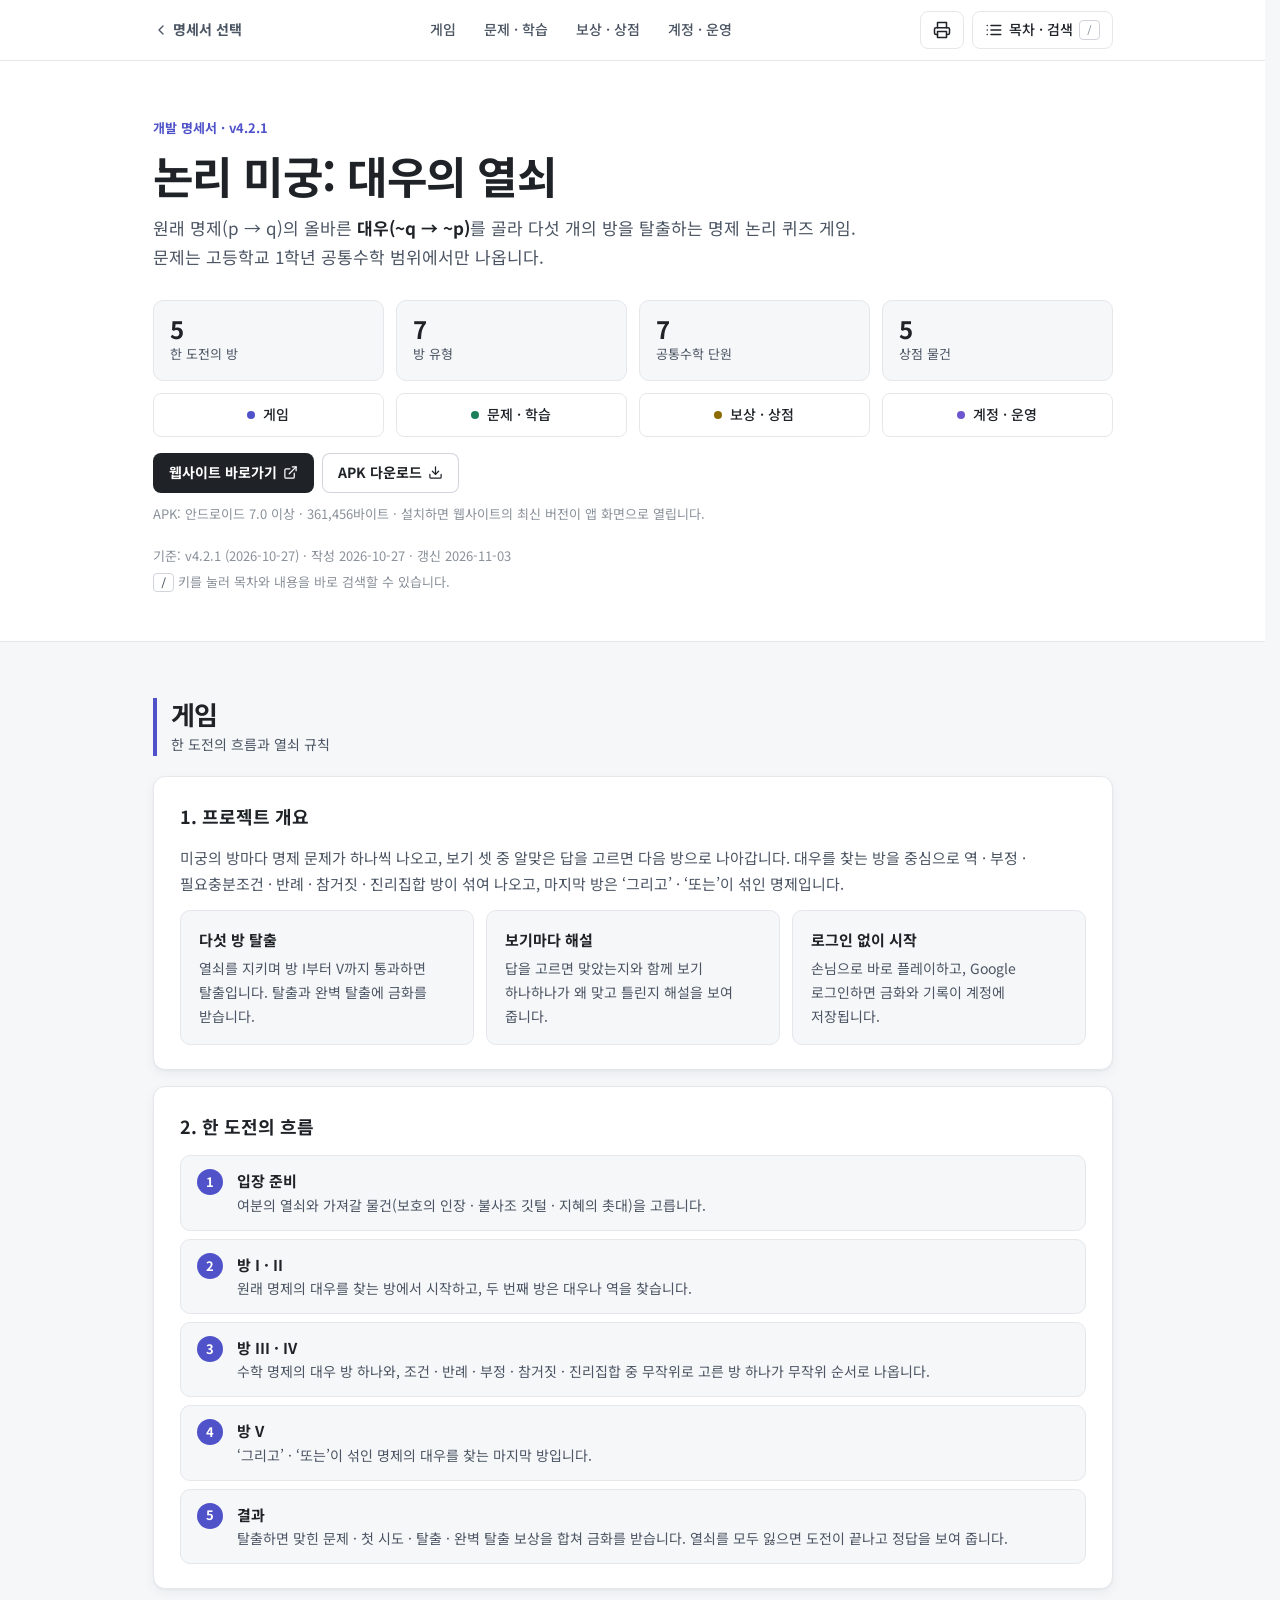
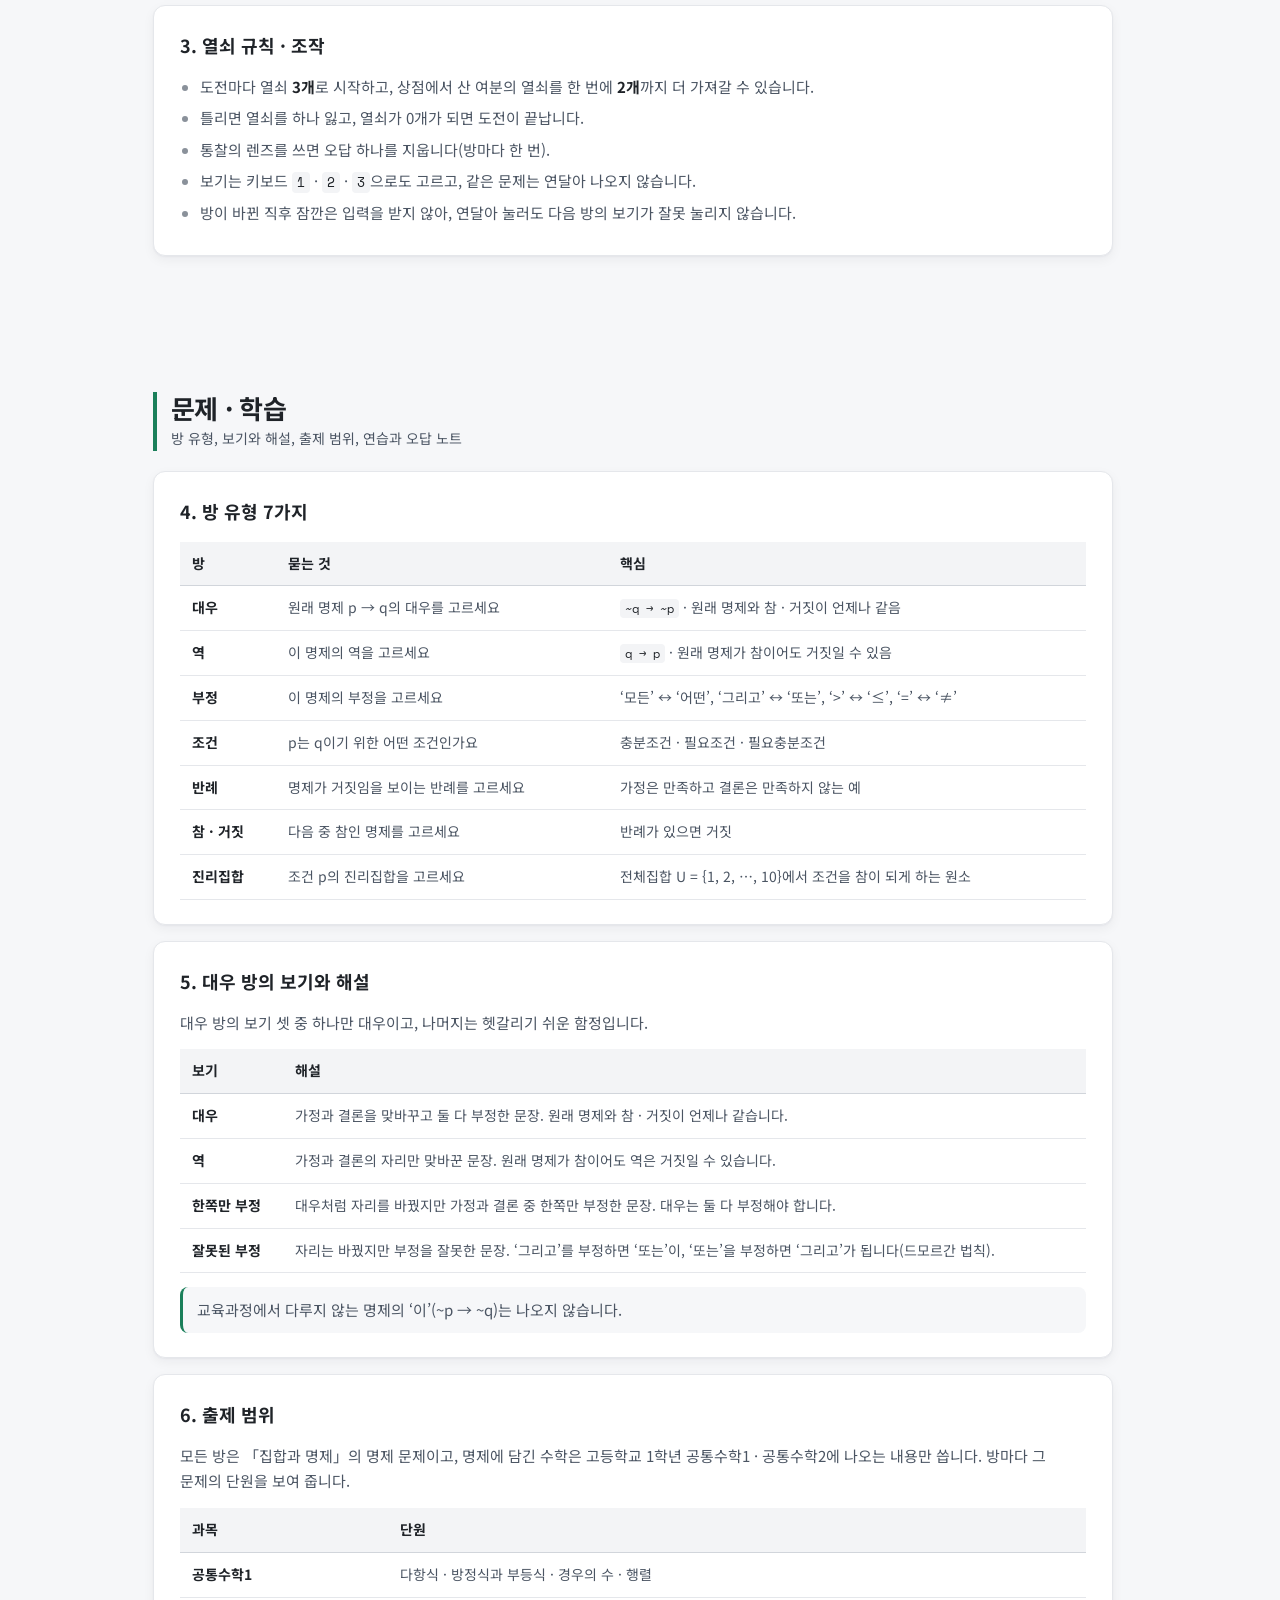
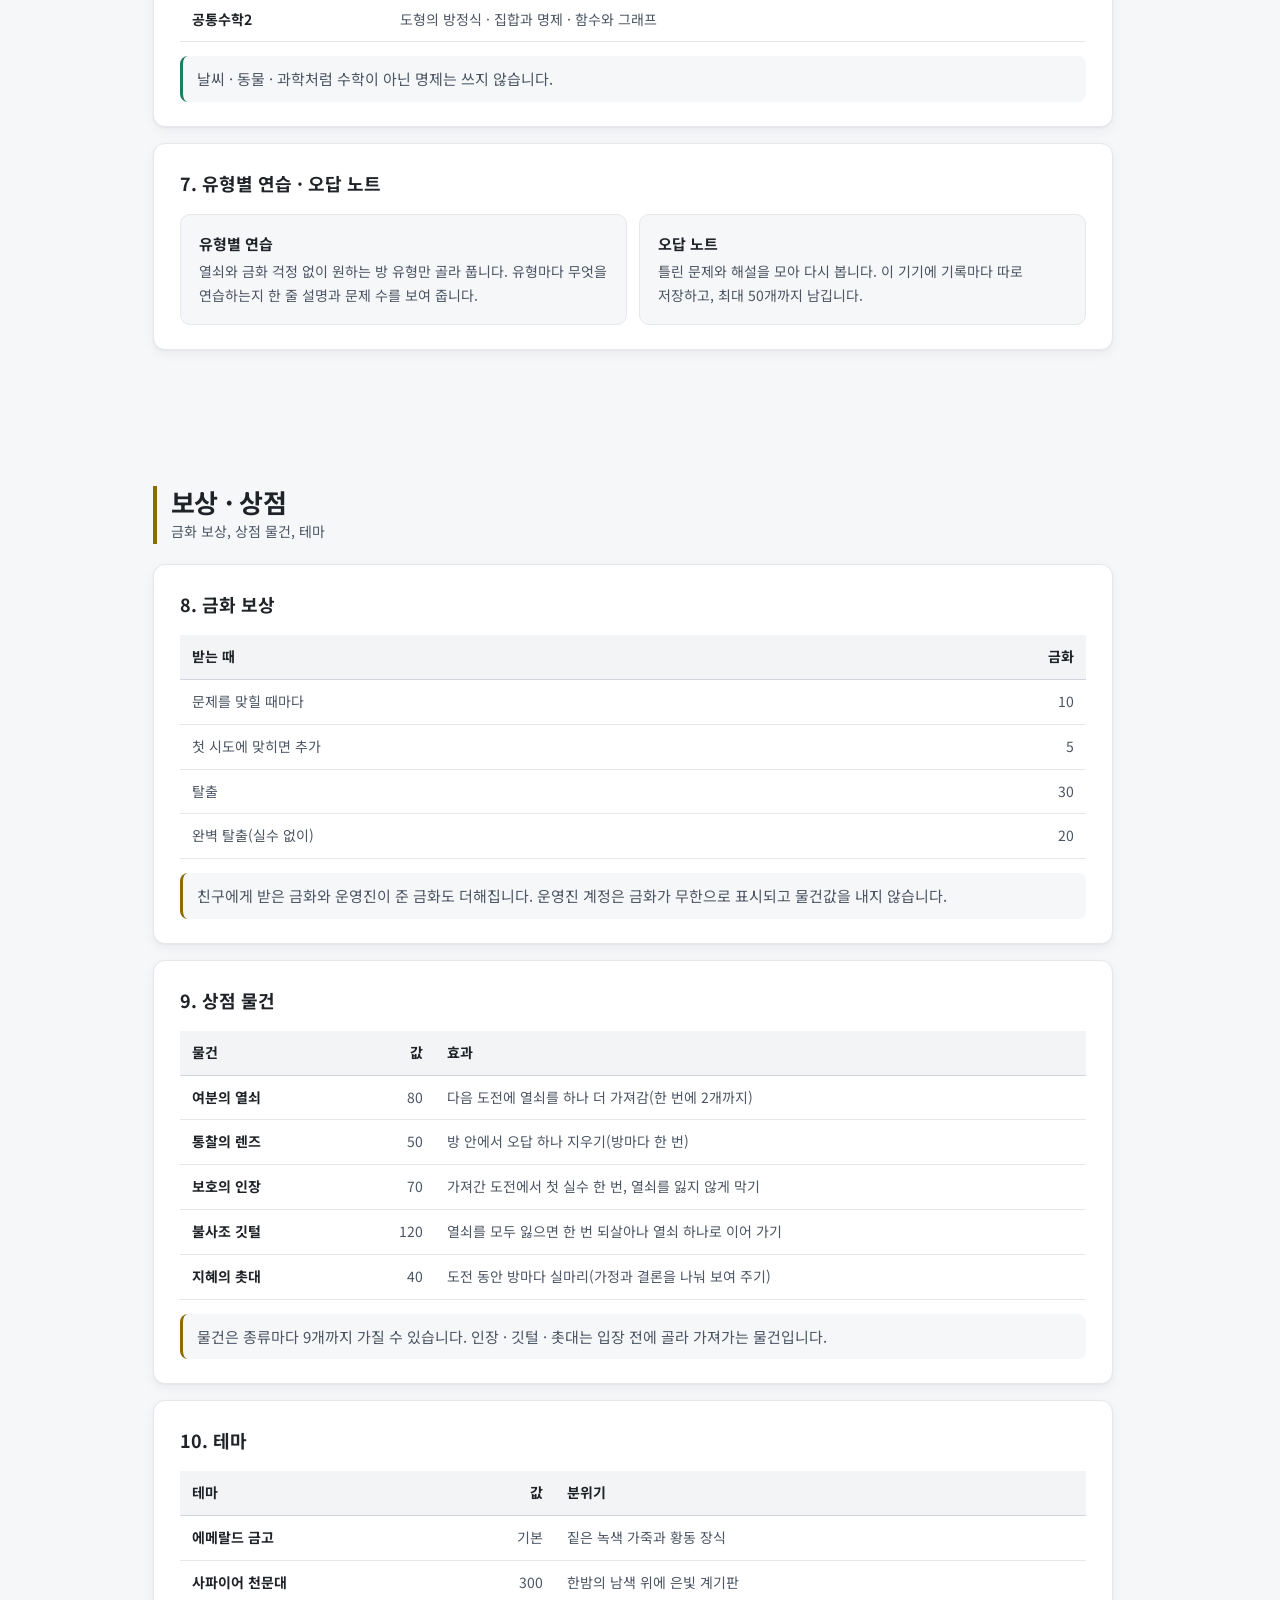
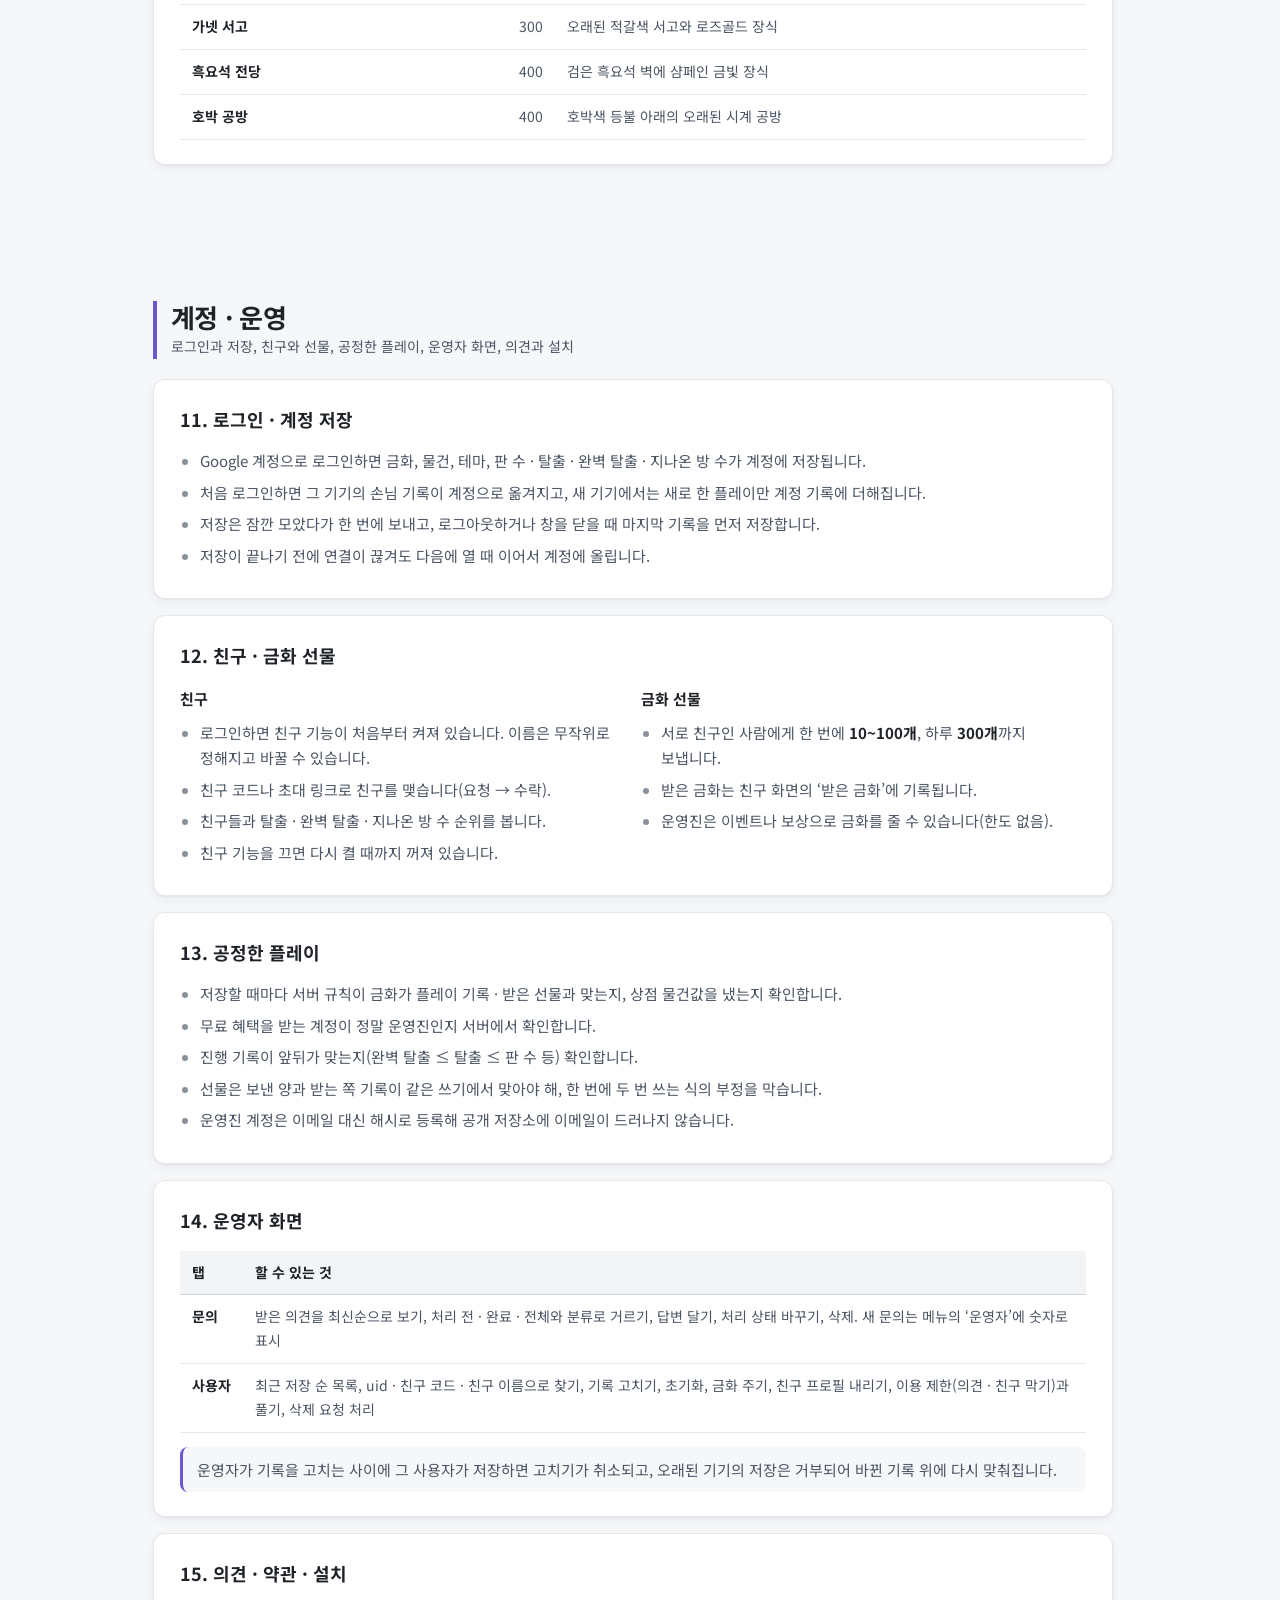
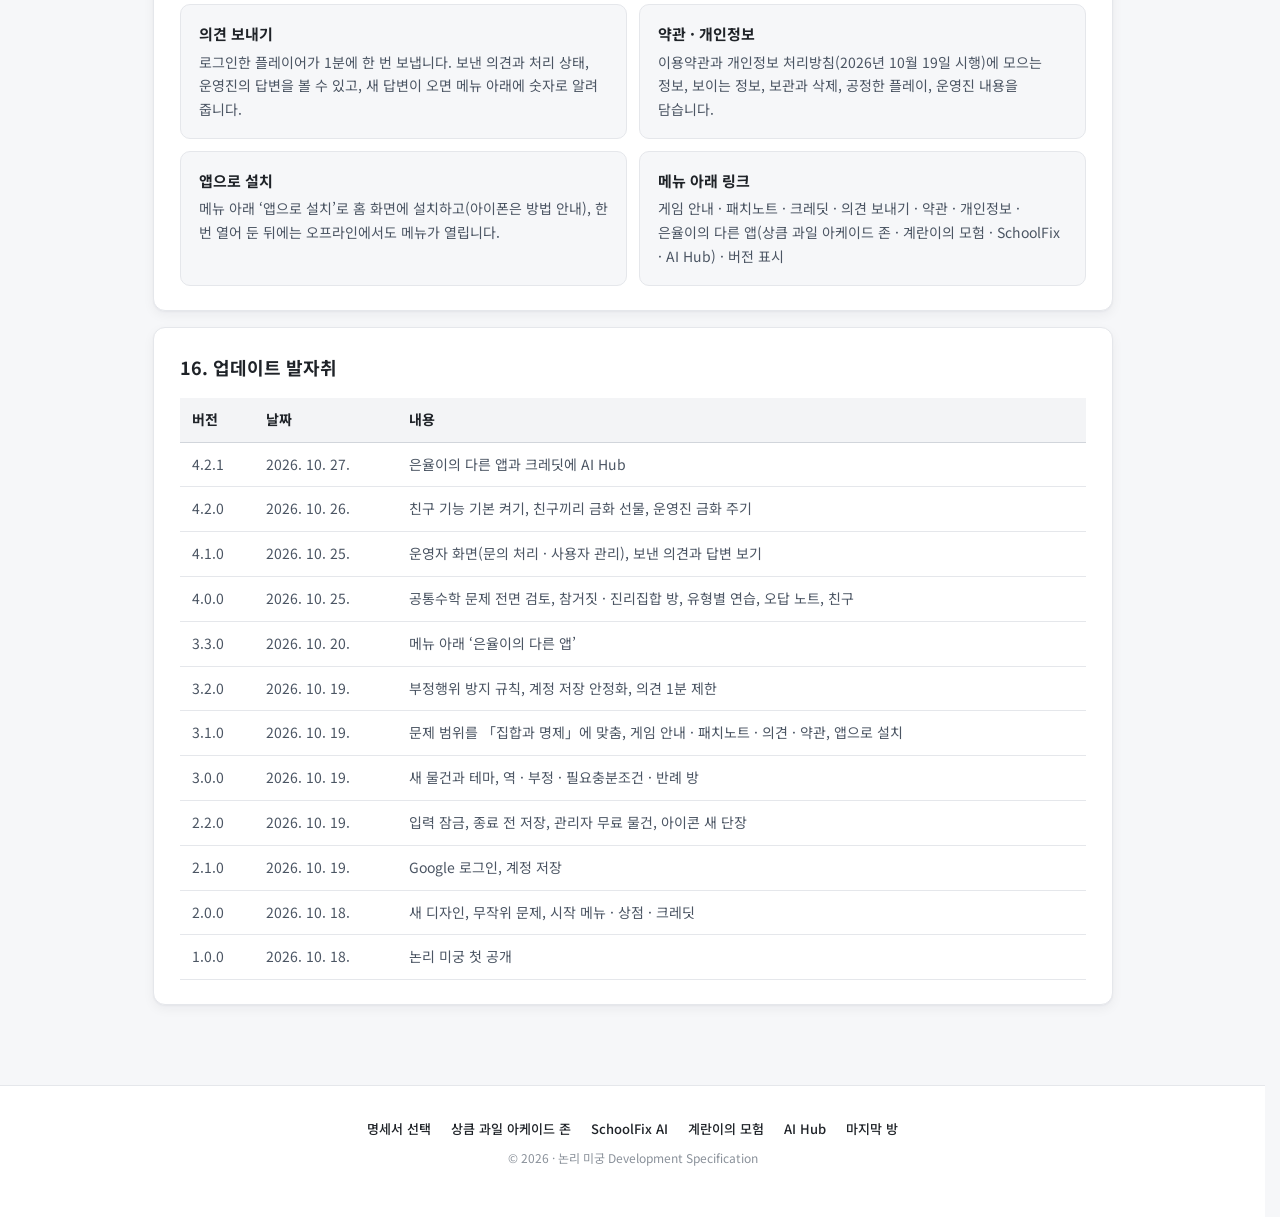
<file: logicmaze.html>
<!DOCTYPE html>
<html lang="ko">
<head>
<meta charset="UTF-8">
<meta name="viewport" content="width=device-width, initial-scale=1.0">
<meta name="description" content="논리 미궁: 대우의 열쇠 v4.2.1 — 명제의 대우를 골라 다섯 개의 방을 탈출하는 고1 공통수학 명제 논리 퀴즈 게임의 개발 명세서">
<meta name="theme-color" content="#f6f7f9" media="(prefers-color-scheme: light)">
<meta name="theme-color" content="#121417" media="(prefers-color-scheme: dark)">
<title>논리 미궁 개발 명세서</title>
<link rel="icon" href="data:image/svg+xml,<svg xmlns='http://www.w3.org/2000/svg' viewBox='0 0 100 100'><text y='.9em' font-size='90'>🗝️</text></svg>">
<link rel="preconnect" href="https://fonts.googleapis.com">
<link rel="preconnect" href="https://fonts.gstatic.com" crossorigin>
<link rel="stylesheet" href="https://fonts.googleapis.com/css2?family=Noto+Sans+KR:wght@400;500;700&family=Space+Mono:wght@400;700&display=swap">
<link rel="stylesheet" href="assets/spec.css?v=20261110">
</head>
<body class="page-maze">

<a class="skip-link" href="#play">본문으로 건너뛰기</a>

<!-- ═══════ TOP BAR ═══════ -->
<header class="topbar" id="topbar">
  <div class="topbar-inner">
    <a class="topbar-brand" href="index.html" title="명세서 선택으로">
      <svg class="ico" viewBox="0 0 24 24" aria-hidden="true" focusable="false"><polyline points="15 18 9 12 15 6"/></svg>
      <span class="brand-label">명세서 선택</span>
    </a>
    <nav class="topbar-tabs" aria-label="명세서 섹션 바로가기">
      <a class="tab tone-indigo" href="#play" data-section="play"><span class="lbl-long">게임</span><span class="lbl-short">게임</span></a>
      <a class="tab tone-green" href="#learn" data-section="learn"><span class="lbl-long">문제 · 학습</span><span class="lbl-short">문제</span></a>
      <a class="tab tone-amber" href="#rewards" data-section="rewards"><span class="lbl-long">보상 · 상점</span><span class="lbl-short">상점</span></a>
      <a class="tab tone-violet" href="#account" data-section="account"><span class="lbl-long">계정 · 운영</span><span class="lbl-short">계정</span></a>
    </nav>
    <div class="topbar-actions">
      <button class="icon-btn" id="printBtn" type="button" title="인쇄 / PDF로 저장" aria-label="인쇄 또는 PDF로 저장">
        <svg class="ico" viewBox="0 0 24 24" aria-hidden="true" focusable="false"><polyline points="6 9 6 2 18 2 18 9"/><path d="M6 18H4a2 2 0 0 1-2-2v-5a2 2 0 0 1 2-2h16a2 2 0 0 1 2 2v5a2 2 0 0 1-2 2h-2"/><rect x="6" y="14" width="12" height="8"/></svg>
      </button>
      <button class="icon-btn" id="tocBtn" type="button" aria-haspopup="dialog" aria-controls="toc" aria-label="목차 · 검색" title="목차 · 검색 (/)">
        <svg class="ico" viewBox="0 0 24 24" aria-hidden="true" focusable="false"><line x1="8" y1="6" x2="21" y2="6"/><line x1="8" y1="12" x2="21" y2="12"/><line x1="8" y1="18" x2="21" y2="18"/><line x1="3" y1="6" x2="3.01" y2="6"/><line x1="3" y1="12" x2="3.01" y2="12"/><line x1="3" y1="18" x2="3.01" y2="18"/></svg>
        <span class="btn-label">목차 · 검색</span>
        <kbd aria-hidden="true">/</kbd>
      </button>
    </div>
  </div>
  <div class="progress" aria-hidden="true"><div class="progress-bar" id="progressBar"></div></div>
</header>

<main id="main">

<!-- ═══════ PAGE HEADER ═══════ -->
<section class="landing" id="top" aria-labelledby="pageTitle">
 <div class="landing-inner">
  <p class="eyebrow">개발 명세서 · v4.2.1</p>
  <h1 class="landing-title" id="pageTitle">논리 미궁: 대우의 열쇠</h1>
  <p class="landing-sub">원래 명제(p → q)의 올바른 <strong>대우(~q → ~p)</strong>를 골라 다섯 개의 방을 탈출하는 명제 논리 퀴즈 게임. 문제는 고등학교 1학년 공통수학 범위에서만 나옵니다.</p>
  <div class="stat-row">
    <div class="stat"><span class="stat-num">5</span><span class="stat-label">한 도전의 방</span></div>
    <div class="stat"><span class="stat-num">7</span><span class="stat-label">방 유형</span></div>
    <div class="stat"><span class="stat-num">7</span><span class="stat-label">공통수학 단원</span></div>
    <div class="stat"><span class="stat-num">5</span><span class="stat-label">상점 물건</span></div>
  </div>
  <div class="nav-pills">
    <a class="nav-pill tone-indigo" href="#play">게임</a>
    <a class="nav-pill tone-green" href="#learn">문제 · 학습</a>
    <a class="nav-pill tone-amber" href="#rewards">보상 · 상점</a>
    <a class="nav-pill tone-violet" href="#account">계정 · 운영</a>
  </div>
  <div class="ext-links">
    <a class="ext-link" href="https://eunyool10.github.io/LogicMaze/" target="_blank" rel="noopener">웹사이트 바로가기
      <svg class="ico" viewBox="0 0 24 24" aria-hidden="true" focusable="false"><path d="M18 13v6a2 2 0 0 1-2 2H5a2 2 0 0 1-2-2V8a2 2 0 0 1 2-2h6"/><polyline points="15 3 21 3 21 9"/><line x1="10" y1="14" x2="21" y2="3"/></svg></a>
    <a class="ext-link ext-link-sub" href="apk/logicmaze.apk" download>APK 다운로드
      <svg class="ico" viewBox="0 0 24 24" aria-hidden="true" focusable="false"><path d="M21 15v4a2 2 0 0 1-2 2H5a2 2 0 0 1-2-2v-4"/><polyline points="7 10 12 15 17 10"/><line x1="12" y1="15" x2="12" y2="3"/></svg></a>
  </div>
  <p class="ext-note">APK: 안드로이드 7.0 이상 · 361,456바이트 · 설치하면 웹사이트의 최신 버전이 앱 화면으로 열립니다.</p>
  <p class="doc-meta">기준: v4.2.1 (2026-10-27) · 작성 2026-10-27 · 갱신 2026-11-03</p>
  <p class="landing-hint"><kbd>/</kbd> 키를 눌러 목차와 내용을 바로 검색할 수 있습니다.</p>
 </div>
</section>

<!-- ════════════════════════════════════════
     SECTION 1 · 게임
════════════════════════════════════════ -->
<section class="spec-section tone-indigo" id="play" aria-labelledby="playTitle">

  <div class="spec-header">
    <div class="spec-header-text">
      <h2 id="playTitle">게임</h2>
      <p>한 도전의 흐름과 열쇠 규칙</p>
    </div>
  </div>

  <div class="card" id="lm-overview">
    <h3>1. 프로젝트 개요</h3>
    <p>미궁의 방마다 명제 문제가 하나씩 나오고, 보기 셋 중 알맞은 답을 고르면 다음 방으로 나아갑니다. 대우를 찾는 방을 중심으로 역 · 부정 · 필요충분조건 · 반례 · 참거짓 · 진리집합 방이 섞여 나오고, 마지막 방은 ‘그리고’ · ‘또는’이 섞인 명제입니다.</p>
    <div class="grid-auto">
      <div class="mini-card"><h4>다섯 방 탈출</h4><p>열쇠를 지키며 방 I부터 V까지 통과하면 탈출입니다. 탈출과 완벽 탈출에 금화를 받습니다.</p></div>
      <div class="mini-card"><h4>보기마다 해설</h4><p>답을 고르면 맞았는지와 함께 보기 하나하나가 왜 맞고 틀린지 해설을 보여 줍니다.</p></div>
      <div class="mini-card"><h4>로그인 없이 시작</h4><p>손님으로 바로 플레이하고, Google 로그인하면 금화와 기록이 계정에 저장됩니다.</p></div>
    </div>
  </div>

  <div class="card" id="lm-run">
    <h3>2. 한 도전의 흐름</h3>
    <ol class="steps">
      <li><strong>입장 준비</strong><span>여분의 열쇠와 가져갈 물건(보호의 인장 · 불사조 깃털 · 지혜의 촛대)을 고릅니다.</span></li>
      <li><strong>방 I · II</strong><span>원래 명제의 대우를 찾는 방에서 시작하고, 두 번째 방은 대우나 역을 찾습니다.</span></li>
      <li><strong>방 III · IV</strong><span>수학 명제의 대우 방 하나와, 조건 · 반례 · 부정 · 참거짓 · 진리집합 중 무작위로 고른 방 하나가 무작위 순서로 나옵니다.</span></li>
      <li><strong>방 V</strong><span>‘그리고’ · ‘또는’이 섞인 명제의 대우를 찾는 마지막 방입니다.</span></li>
      <li><strong>결과</strong><span>탈출하면 맞힌 문제 · 첫 시도 · 탈출 · 완벽 탈출 보상을 합쳐 금화를 받습니다. 열쇠를 모두 잃으면 도전이 끝나고 정답을 보여 줍니다.</span></li>
    </ol>
  </div>

  <div class="card" id="lm-keys">
    <h3>3. 열쇠 규칙 · 조작</h3>
    <ul>
      <li>도전마다 열쇠 <strong>3개</strong>로 시작하고, 상점에서 산 여분의 열쇠를 한 번에 <strong>2개</strong>까지 더 가져갈 수 있습니다.</li>
      <li>틀리면 열쇠를 하나 잃고, 열쇠가 0개가 되면 도전이 끝납니다.</li>
      <li>통찰의 렌즈를 쓰면 오답 하나를 지웁니다(방마다 한 번).</li>
      <li>보기는 키보드 <code>1</code> · <code>2</code> · <code>3</code>으로도 고르고, 같은 문제는 연달아 나오지 않습니다.</li>
      <li>방이 바뀐 직후 잠깐은 입력을 받지 않아, 연달아 눌러도 다음 방의 보기가 잘못 눌리지 않습니다.</li>
    </ul>
  </div>

</section>

<!-- ════════════════════════════════════════
     SECTION 2 · 문제 · 학습
════════════════════════════════════════ -->
<section class="spec-section tone-green" id="learn" aria-labelledby="learnTitle">

  <div class="spec-header">
    <div class="spec-header-text">
      <h2 id="learnTitle">문제 · 학습</h2>
      <p>방 유형, 보기와 해설, 출제 범위, 연습과 오답 노트</p>
    </div>
  </div>

  <div class="card" id="lm-kinds">
    <h3>4. 방 유형 7가지</h3>
    <div class="table-wrap">
      <table>
        <thead><tr><th scope="col">방</th><th scope="col">묻는 것</th><th scope="col">핵심</th></tr></thead>
        <tbody>
          <tr><td class="nowrap"><strong>대우</strong></td><td>원래 명제 p → q의 대우를 고르세요</td><td><code>~q → ~p</code> · 원래 명제와 참 · 거짓이 언제나 같음</td></tr>
          <tr><td class="nowrap"><strong>역</strong></td><td>이 명제의 역을 고르세요</td><td><code>q → p</code> · 원래 명제가 참이어도 거짓일 수 있음</td></tr>
          <tr><td class="nowrap"><strong>부정</strong></td><td>이 명제의 부정을 고르세요</td><td>‘모든’ ↔ ‘어떤’, ‘그리고’ ↔ ‘또는’, ‘&gt;’ ↔ ‘≤’, ‘=’ ↔ ‘≠’</td></tr>
          <tr><td class="nowrap"><strong>조건</strong></td><td>p는 q이기 위한 어떤 조건인가요</td><td>충분조건 · 필요조건 · 필요충분조건</td></tr>
          <tr><td class="nowrap"><strong>반례</strong></td><td>명제가 거짓임을 보이는 반례를 고르세요</td><td>가정은 만족하고 결론은 만족하지 않는 예</td></tr>
          <tr><td class="nowrap"><strong>참 · 거짓</strong></td><td>다음 중 참인 명제를 고르세요</td><td>반례가 있으면 거짓</td></tr>
          <tr><td class="nowrap"><strong>진리집합</strong></td><td>조건 p의 진리집합을 고르세요</td><td>전체집합 U = {1, 2, …, 10}에서 조건을 참이 되게 하는 원소</td></tr>
        </tbody>
      </table>
    </div>
  </div>

  <div class="card" id="lm-choices">
    <h3>5. 대우 방의 보기와 해설</h3>
    <p>대우 방의 보기 셋 중 하나만 대우이고, 나머지는 헷갈리기 쉬운 함정입니다.</p>
    <div class="table-wrap">
      <table>
        <thead><tr><th scope="col">보기</th><th scope="col">해설</th></tr></thead>
        <tbody>
          <tr><td class="nowrap"><strong>대우</strong></td><td>가정과 결론을 맞바꾸고 둘 다 부정한 문장. 원래 명제와 참 · 거짓이 언제나 같습니다.</td></tr>
          <tr><td class="nowrap"><strong>역</strong></td><td>가정과 결론의 자리만 맞바꾼 문장. 원래 명제가 참이어도 역은 거짓일 수 있습니다.</td></tr>
          <tr><td class="nowrap"><strong>한쪽만 부정</strong></td><td>대우처럼 자리를 바꿨지만 가정과 결론 중 한쪽만 부정한 문장. 대우는 둘 다 부정해야 합니다.</td></tr>
          <tr><td class="nowrap"><strong>잘못된 부정</strong></td><td>자리는 바꿨지만 부정을 잘못한 문장. ‘그리고’를 부정하면 ‘또는’이, ‘또는’을 부정하면 ‘그리고’가 됩니다(드모르간 법칙).</td></tr>
        </tbody>
      </table>
    </div>
    <p class="note">교육과정에서 다루지 않는 명제의 ‘이’(~p → ~q)는 나오지 않습니다.</p>
  </div>

  <div class="card" id="lm-scope">
    <h3>6. 출제 범위</h3>
    <p>모든 방은 「집합과 명제」의 명제 문제이고, 명제에 담긴 수학은 고등학교 1학년 공통수학1 · 공통수학2에 나오는 내용만 씁니다. 방마다 그 문제의 단원을 보여 줍니다.</p>
    <div class="table-wrap">
      <table>
        <thead><tr><th scope="col">과목</th><th scope="col">단원</th></tr></thead>
        <tbody>
          <tr><td><strong>공통수학1</strong></td><td>다항식 · 방정식과 부등식 · 경우의 수 · 행렬</td></tr>
          <tr><td><strong>공통수학2</strong></td><td>도형의 방정식 · 집합과 명제 · 함수와 그래프</td></tr>
        </tbody>
      </table>
    </div>
    <p class="note">날씨 · 동물 · 과학처럼 수학이 아닌 명제는 쓰지 않습니다.</p>
  </div>

  <div class="card" id="lm-practice">
    <h3>7. 유형별 연습 · 오답 노트</h3>
    <div class="grid-auto">
      <div class="mini-card"><h4>유형별 연습</h4><p>열쇠와 금화 걱정 없이 원하는 방 유형만 골라 풉니다. 유형마다 무엇을 연습하는지 한 줄 설명과 문제 수를 보여 줍니다.</p></div>
      <div class="mini-card"><h4>오답 노트</h4><p>틀린 문제와 해설을 모아 다시 봅니다. 이 기기에 기록마다 따로 저장하고, 최대 50개까지 남깁니다.</p></div>
    </div>
  </div>

</section>

<!-- ════════════════════════════════════════
     SECTION 3 · 보상 · 상점
════════════════════════════════════════ -->
<section class="spec-section tone-amber" id="rewards" aria-labelledby="rewardsTitle">

  <div class="spec-header">
    <div class="spec-header-text">
      <h2 id="rewardsTitle">보상 · 상점</h2>
      <p>금화 보상, 상점 물건, 테마</p>
    </div>
  </div>

  <div class="card" id="lm-coins">
    <h3>8. 금화 보상</h3>
    <div class="table-wrap">
      <table>
        <thead><tr><th scope="col">받는 때</th><th scope="col" class="num">금화</th></tr></thead>
        <tbody>
          <tr><td>문제를 맞힐 때마다</td><td class="num">10</td></tr>
          <tr><td>첫 시도에 맞히면 추가</td><td class="num">5</td></tr>
          <tr><td>탈출</td><td class="num">30</td></tr>
          <tr><td>완벽 탈출(실수 없이)</td><td class="num">20</td></tr>
        </tbody>
      </table>
    </div>
    <p class="note">친구에게 받은 금화와 운영진이 준 금화도 더해집니다. 운영진 계정은 금화가 무한으로 표시되고 물건값을 내지 않습니다.</p>
  </div>

  <div class="card" id="lm-shop">
    <h3>9. 상점 물건</h3>
    <div class="table-wrap">
      <table>
        <thead><tr><th scope="col">물건</th><th scope="col" class="num">값</th><th scope="col">효과</th></tr></thead>
        <tbody>
          <tr><td class="nowrap"><strong>여분의 열쇠</strong></td><td class="num">80</td><td>다음 도전에 열쇠를 하나 더 가져감(한 번에 2개까지)</td></tr>
          <tr><td class="nowrap"><strong>통찰의 렌즈</strong></td><td class="num">50</td><td>방 안에서 오답 하나 지우기(방마다 한 번)</td></tr>
          <tr><td class="nowrap"><strong>보호의 인장</strong></td><td class="num">70</td><td>가져간 도전에서 첫 실수 한 번, 열쇠를 잃지 않게 막기</td></tr>
          <tr><td class="nowrap"><strong>불사조 깃털</strong></td><td class="num">120</td><td>열쇠를 모두 잃으면 한 번 되살아나 열쇠 하나로 이어 가기</td></tr>
          <tr><td class="nowrap"><strong>지혜의 촛대</strong></td><td class="num">40</td><td>도전 동안 방마다 실마리(가정과 결론을 나눠 보여 주기)</td></tr>
        </tbody>
      </table>
    </div>
    <p class="note">물건은 종류마다 9개까지 가질 수 있습니다. 인장 · 깃털 · 촛대는 입장 전에 골라 가져가는 물건입니다.</p>
  </div>

  <div class="card" id="lm-themes">
    <h3>10. 테마</h3>
    <div class="table-wrap">
      <table>
        <thead><tr><th scope="col">테마</th><th scope="col" class="num">값</th><th scope="col">분위기</th></tr></thead>
        <tbody>
          <tr><td class="nowrap"><strong>에메랄드 금고</strong></td><td class="num">기본</td><td>짙은 녹색 가죽과 황동 장식</td></tr>
          <tr><td class="nowrap"><strong>사파이어 천문대</strong></td><td class="num">300</td><td>한밤의 남색 위에 은빛 계기판</td></tr>
          <tr><td class="nowrap"><strong>가넷 서고</strong></td><td class="num">300</td><td>오래된 적갈색 서고와 로즈골드 장식</td></tr>
          <tr><td class="nowrap"><strong>흑요석 전당</strong></td><td class="num">400</td><td>검은 흑요석 벽에 샴페인 금빛 장식</td></tr>
          <tr><td class="nowrap"><strong>호박 공방</strong></td><td class="num">400</td><td>호박색 등불 아래의 오래된 시계 공방</td></tr>
        </tbody>
      </table>
    </div>
  </div>

</section>

<!-- ════════════════════════════════════════
     SECTION 4 · 계정 · 운영
════════════════════════════════════════ -->
<section class="spec-section tone-violet" id="account" aria-labelledby="accountTitle">

  <div class="spec-header">
    <div class="spec-header-text">
      <h2 id="accountTitle">계정 · 운영</h2>
      <p>로그인과 저장, 친구와 선물, 공정한 플레이, 운영자 화면, 의견과 설치</p>
    </div>
  </div>

  <div class="card" id="lm-login">
    <h3>11. 로그인 · 계정 저장</h3>
    <ul>
      <li>Google 계정으로 로그인하면 금화, 물건, 테마, 판 수 · 탈출 · 완벽 탈출 · 지나온 방 수가 계정에 저장됩니다.</li>
      <li>처음 로그인하면 그 기기의 손님 기록이 계정으로 옮겨지고, 새 기기에서는 새로 한 플레이만 계정 기록에 더해집니다.</li>
      <li>저장은 잠깐 모았다가 한 번에 보내고, 로그아웃하거나 창을 닫을 때 마지막 기록을 먼저 저장합니다.</li>
      <li>저장이 끝나기 전에 연결이 끊겨도 다음에 열 때 이어서 계정에 올립니다.</li>
    </ul>
  </div>

  <div class="card" id="lm-friends">
    <h3>12. 친구 · 금화 선물</h3>
    <div class="grid-2">
      <div>
        <p class="sub-title">친구</p>
        <ul>
          <li>로그인하면 친구 기능이 처음부터 켜져 있습니다. 이름은 무작위로 정해지고 바꿀 수 있습니다.</li>
          <li>친구 코드나 초대 링크로 친구를 맺습니다(요청 → 수락).</li>
          <li>친구들과 탈출 · 완벽 탈출 · 지나온 방 수 순위를 봅니다.</li>
          <li>친구 기능을 끄면 다시 켤 때까지 꺼져 있습니다.</li>
        </ul>
      </div>
      <div>
        <p class="sub-title">금화 선물</p>
        <ul>
          <li>서로 친구인 사람에게 한 번에 <strong>10~100개</strong>, 하루 <strong>300개</strong>까지 보냅니다.</li>
          <li>받은 금화는 친구 화면의 ‘받은 금화’에 기록됩니다.</li>
          <li>운영진은 이벤트나 보상으로 금화를 줄 수 있습니다(한도 없음).</li>
        </ul>
      </div>
    </div>
  </div>

  <div class="card" id="lm-fair">
    <h3>13. 공정한 플레이</h3>
    <ul>
      <li>저장할 때마다 서버 규칙이 금화가 플레이 기록 · 받은 선물과 맞는지, 상점 물건값을 냈는지 확인합니다.</li>
      <li>무료 혜택을 받는 계정이 정말 운영진인지 서버에서 확인합니다.</li>
      <li>진행 기록이 앞뒤가 맞는지(완벽 탈출 ≤ 탈출 ≤ 판 수 등) 확인합니다.</li>
      <li>선물은 보낸 양과 받는 쪽 기록이 같은 쓰기에서 맞아야 해, 한 번에 두 번 쓰는 식의 부정을 막습니다.</li>
      <li>운영진 계정은 이메일 대신 해시로 등록해 공개 저장소에 이메일이 드러나지 않습니다.</li>
    </ul>
  </div>

  <div class="card" id="lm-ops">
    <h3>14. 운영자 화면</h3>
    <div class="table-wrap">
      <table>
        <thead><tr><th scope="col">탭</th><th scope="col">할 수 있는 것</th></tr></thead>
        <tbody>
          <tr><td class="nowrap"><strong>문의</strong></td><td>받은 의견을 최신순으로 보기, 처리 전 · 완료 · 전체와 분류로 거르기, 답변 달기, 처리 상태 바꾸기, 삭제. 새 문의는 메뉴의 ‘운영자’에 숫자로 표시</td></tr>
          <tr><td class="nowrap"><strong>사용자</strong></td><td>최근 저장 순 목록, uid · 친구 코드 · 친구 이름으로 찾기, 기록 고치기, 초기화, 금화 주기, 친구 프로필 내리기, 이용 제한(의견 · 친구 막기)과 풀기, 삭제 요청 처리</td></tr>
        </tbody>
      </table>
    </div>
    <p class="note">운영자가 기록을 고치는 사이에 그 사용자가 저장하면 고치기가 취소되고, 오래된 기기의 저장은 거부되어 바뀐 기록 위에 다시 맞춰집니다.</p>
  </div>

  <div class="card" id="lm-support">
    <h3>15. 의견 · 약관 · 설치</h3>
    <div class="grid-auto">
      <div class="mini-card"><h4>의견 보내기</h4><p>로그인한 플레이어가 1분에 한 번 보냅니다. 보낸 의견과 처리 상태, 운영진의 답변을 볼 수 있고, 새 답변이 오면 메뉴 아래에 숫자로 알려 줍니다.</p></div>
      <div class="mini-card"><h4>약관 · 개인정보</h4><p>이용약관과 개인정보 처리방침(2026년 10월 19일 시행)에 모으는 정보, 보이는 정보, 보관과 삭제, 공정한 플레이, 운영진 내용을 담습니다.</p></div>
      <div class="mini-card"><h4>앱으로 설치</h4><p>메뉴 아래 ‘앱으로 설치’로 홈 화면에 설치하고(아이폰은 방법 안내), 한 번 열어 둔 뒤에는 오프라인에서도 메뉴가 열립니다.</p></div>
      <div class="mini-card"><h4>메뉴 아래 링크</h4><p>게임 안내 · 패치노트 · 크레딧 · 의견 보내기 · 약관 · 개인정보 · 은율이의 다른 앱(상큼 과일 아케이드 존 · 계란이의 모험 · SchoolFix · AI Hub) · 버전 표시</p></div>
    </div>
  </div>

  <div class="card" id="lm-history">
    <h3>16. 업데이트 발자취</h3>
    <div class="table-wrap">
      <table>
        <thead><tr><th scope="col">버전</th><th scope="col">날짜</th><th scope="col">내용</th></tr></thead>
        <tbody>
          <tr><td class="nowrap">4.2.1</td><td class="nowrap">2026. 10. 27.</td><td>은율이의 다른 앱과 크레딧에 AI Hub</td></tr>
          <tr><td class="nowrap">4.2.0</td><td class="nowrap">2026. 10. 26.</td><td>친구 기능 기본 켜기, 친구끼리 금화 선물, 운영진 금화 주기</td></tr>
          <tr><td class="nowrap">4.1.0</td><td class="nowrap">2026. 10. 25.</td><td>운영자 화면(문의 처리 · 사용자 관리), 보낸 의견과 답변 보기</td></tr>
          <tr><td class="nowrap">4.0.0</td><td class="nowrap">2026. 10. 25.</td><td>공통수학 문제 전면 검토, 참거짓 · 진리집합 방, 유형별 연습, 오답 노트, 친구</td></tr>
          <tr><td class="nowrap">3.3.0</td><td class="nowrap">2026. 10. 20.</td><td>메뉴 아래 ‘은율이의 다른 앱’</td></tr>
          <tr><td class="nowrap">3.2.0</td><td class="nowrap">2026. 10. 19.</td><td>부정행위 방지 규칙, 계정 저장 안정화, 의견 1분 제한</td></tr>
          <tr><td class="nowrap">3.1.0</td><td class="nowrap">2026. 10. 19.</td><td>문제 범위를 「집합과 명제」에 맞춤, 게임 안내 · 패치노트 · 의견 · 약관, 앱으로 설치</td></tr>
          <tr><td class="nowrap">3.0.0</td><td class="nowrap">2026. 10. 19.</td><td>새 물건과 테마, 역 · 부정 · 필요충분조건 · 반례 방</td></tr>
          <tr><td class="nowrap">2.2.0</td><td class="nowrap">2026. 10. 19.</td><td>입력 잠금, 종료 전 저장, 관리자 무료 물건, 아이콘 새 단장</td></tr>
          <tr><td class="nowrap">2.1.0</td><td class="nowrap">2026. 10. 19.</td><td>Google 로그인, 계정 저장</td></tr>
          <tr><td class="nowrap">2.0.0</td><td class="nowrap">2026. 10. 18.</td><td>새 디자인, 무작위 문제, 시작 메뉴 · 상점 · 크레딧</td></tr>
          <tr><td class="nowrap">1.0.0</td><td class="nowrap">2026. 10. 18.</td><td>논리 미궁 첫 공개</td></tr>
        </tbody>
      </table>
    </div>
  </div>

</section>

</main>

<!-- ── FOOTER ── -->
<footer>
  <nav class="footer-links" aria-label="다른 명세서">
    <a href="index.html">명세서 선택</a>
    <a href="fruitarcade.html">상큼 과일 아케이드 존</a>
    <a href="schoolfix.html">SchoolFix AI</a>
    <a href="egggame.html">계란이의 모험</a>
    <a href="aihub.html">AI Hub</a>
    <a href="lastroom.html">마지막 방</a>
  </nav>
  <p class="footer-meta">© 2026 · 논리 미궁 Development Specification</p>
</footer>

<!-- ── TOC · SEARCH DRAWER ── -->
<dialog class="toc" id="toc" aria-labelledby="tocTitle">
  <div class="toc-panel">
    <div class="toc-head">
      <h2 id="tocTitle">목차</h2>
      <button class="icon-btn" id="tocClose" type="button" aria-label="목차 닫기">
        <svg class="ico" viewBox="0 0 24 24" aria-hidden="true" focusable="false"><line x1="18" y1="6" x2="6" y2="18"/><line x1="6" y1="6" x2="18" y2="18"/></svg>
      </button>
    </div>
    <div class="toc-search">
      <label class="sr-only" for="tocSearch">명세서 내용 검색</label>
      <svg class="ico" viewBox="0 0 24 24" aria-hidden="true" focusable="false"><circle cx="11" cy="11" r="8"/><line x1="21" y1="21" x2="16.65" y2="16.65"/></svg>
      <input id="tocSearch" type="search" placeholder="내용 검색 (예: 대우, 열쇠, 금화)" autocomplete="off" spellcheck="false" aria-describedby="tocCount">
    </div>
    <p class="toc-count" id="tocCount" aria-live="polite"></p>
    <nav class="toc-nav" id="tocNav" aria-label="명세서 목차"></nav>
    <p class="toc-empty" id="tocEmpty" hidden>일치하는 항목이 없습니다.</p>
  </div>
</dialog>

<button class="to-top" id="toTop" type="button" aria-label="맨 위로 이동" title="맨 위로">
  <svg class="ico" viewBox="0 0 24 24" aria-hidden="true" focusable="false"><line x1="12" y1="19" x2="12" y2="5"/><polyline points="5 12 12 5 19 12"/></svg>
</button>

<div class="toast" id="toast" role="status" aria-live="polite"></div>

<script src="assets/spec.js?v=20261110"></script>
</body>
</html>
</file>
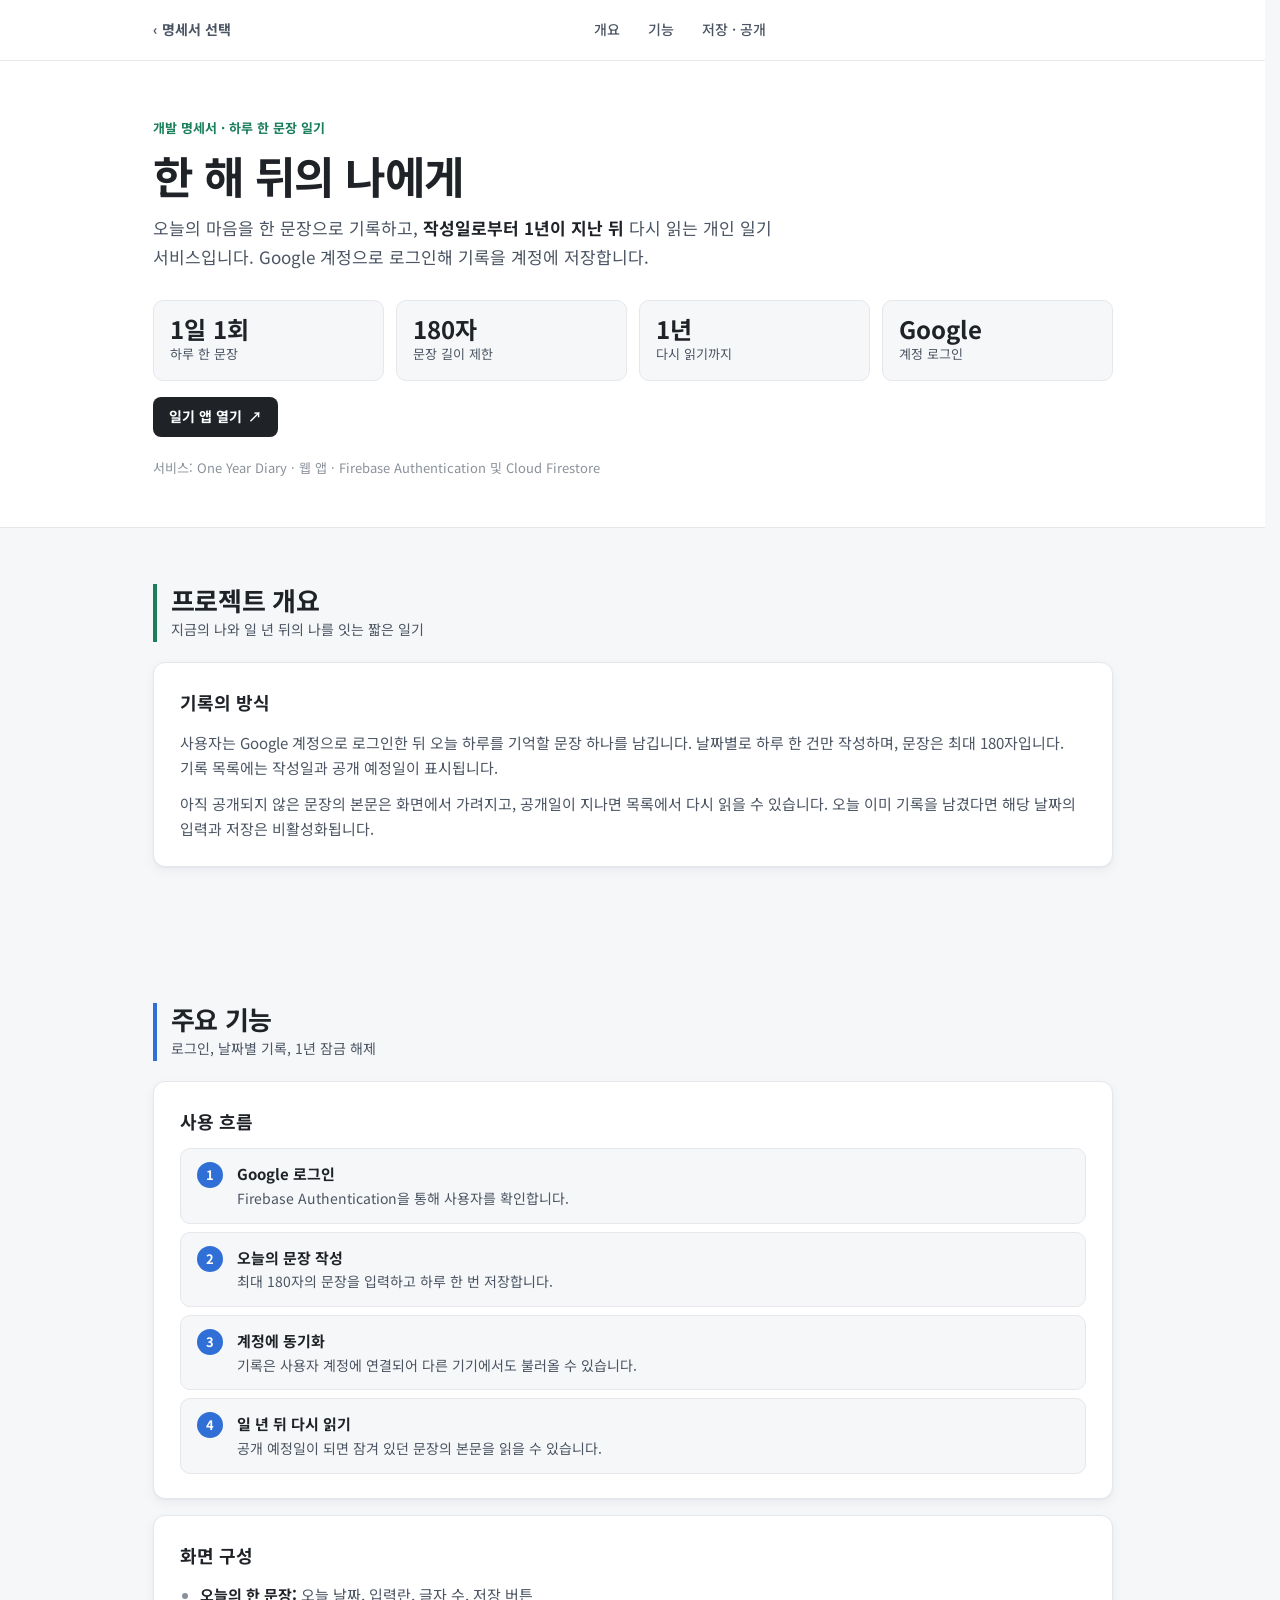
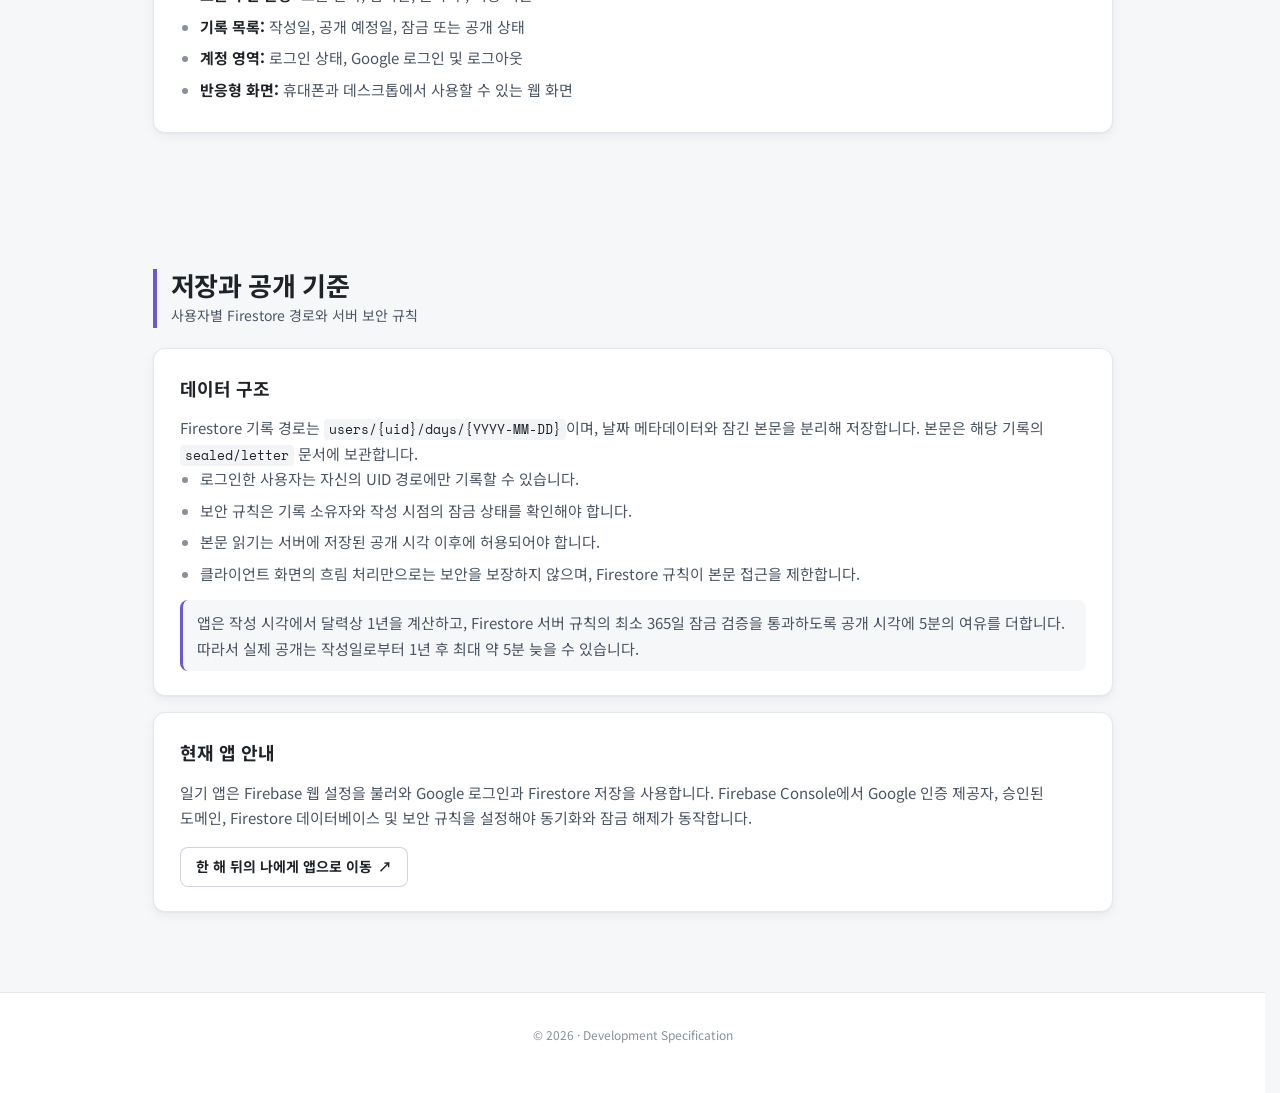
<file: one-year-diary-spec.html>
<!DOCTYPE html>
<html lang="ko">
<head>
<meta charset="UTF-8">
<meta name="viewport" content="width=device-width, initial-scale=1.0">
<meta name="description" content="한 해 뒤의 나에게 — 하루 한 문장을 기록하고 작성일로부터 1년 뒤에 다시 읽는 일기 서비스 개발 명세서">
<meta name="theme-color" content="#f6f7f9" media="(prefers-color-scheme: light)">
<meta name="theme-color" content="#121417" media="(prefers-color-scheme: dark)">
<title>한 해 뒤의 나에게 개발 명세서</title>
<link rel="icon" href="data:image/svg+xml,<svg xmlns='http://www.w3.org/2000/svg' viewBox='0 0 100 100'><text y='.9em' font-size='90'>✉️</text></svg>">
<link rel="preconnect" href="https://fonts.googleapis.com">
<link rel="preconnect" href="https://fonts.gstatic.com" crossorigin>
<link rel="stylesheet" href="https://fonts.googleapis.com/css2?family=Noto+Sans+KR:wght@400;500;700&family=Space+Mono:wght@400;700&display=swap">
<link rel="stylesheet" href="assets/spec.css?v=20261110">
</head>
<body class="page-schoolfix">
<a class="skip-link" href="#overview">본문으로 건너뛰기</a>
<header class="topbar"><div class="topbar-inner">
<a class="topbar-brand" href="index.html"><span aria-hidden="true">‹</span><span class="brand-label">명세서 선택</span></a>
<nav class="topbar-tabs" aria-label="명세서 섹션 바로가기">
<a class="tab tone-green" href="#overview">개요</a><a class="tab tone-blue" href="#features">기능</a><a class="tab tone-violet" href="#privacy">저장 · 공개</a>
</nav></div></header>
<main id="main">
<section class="landing" id="top"><div class="landing-inner">
<p class="eyebrow">개발 명세서 · 하루 한 문장 일기</p>
<h1 class="landing-title">한 해 뒤의 나에게</h1>
<p class="landing-sub">오늘의 마음을 한 문장으로 기록하고, <strong>작성일로부터 1년이 지난 뒤</strong> 다시 읽는 개인 일기 서비스입니다. Google 계정으로 로그인해 기록을 계정에 저장합니다.</p>
<div class="stat-row">
<div class="stat"><span class="stat-num">1일 1회</span><span class="stat-label">하루 한 문장</span></div>
<div class="stat"><span class="stat-num">180자</span><span class="stat-label">문장 길이 제한</span></div>
<div class="stat"><span class="stat-num">1년</span><span class="stat-label">다시 읽기까지</span></div>
<div class="stat"><span class="stat-num">Google</span><span class="stat-label">계정 로그인</span></div>
</div>
<div class="ext-links"><a class="ext-link" href="one-year-diary/index.html">일기 앱 열기 <span aria-hidden="true">↗</span></a></div>
<p class="doc-meta">서비스: One Year Diary · 웹 앱 · Firebase Authentication 및 Cloud Firestore</p>
</div></section>

<section class="spec-section tone-green" id="overview" aria-labelledby="overviewTitle">
<div class="spec-header"><div class="spec-header-text"><h2 id="overviewTitle">프로젝트 개요</h2><p>지금의 나와 일 년 뒤의 나를 잇는 짧은 일기</p></div></div>
<article class="card"><h3>기록의 방식</h3>
<p>사용자는 Google 계정으로 로그인한 뒤 오늘 하루를 기억할 문장 하나를 남깁니다. 날짜별로 하루 한 건만 작성하며, 문장은 최대 180자입니다. 기록 목록에는 작성일과 공개 예정일이 표시됩니다.</p>
<p>아직 공개되지 않은 문장의 본문은 화면에서 가려지고, 공개일이 지나면 목록에서 다시 읽을 수 있습니다. 오늘 이미 기록을 남겼다면 해당 날짜의 입력과 저장은 비활성화됩니다.</p></article>
</section>

<section class="spec-section tone-blue" id="features" aria-labelledby="featuresTitle">
<div class="spec-header"><div class="spec-header-text"><h2 id="featuresTitle">주요 기능</h2><p>로그인, 날짜별 기록, 1년 잠금 해제</p></div></div>
<article class="card"><h3>사용 흐름</h3>
<ol class="steps">
<li><strong>Google 로그인</strong><span>Firebase Authentication을 통해 사용자를 확인합니다.</span></li>
<li><strong>오늘의 문장 작성</strong><span>최대 180자의 문장을 입력하고 하루 한 번 저장합니다.</span></li>
<li><strong>계정에 동기화</strong><span>기록은 사용자 계정에 연결되어 다른 기기에서도 불러올 수 있습니다.</span></li>
<li><strong>일 년 뒤 다시 읽기</strong><span>공개 예정일이 되면 잠겨 있던 문장의 본문을 읽을 수 있습니다.</span></li>
</ol></article>
<article class="card"><h3>화면 구성</h3>
<ul><li><strong>오늘의 한 문장:</strong> 오늘 날짜, 입력란, 글자 수, 저장 버튼</li><li><strong>기록 목록:</strong> 작성일, 공개 예정일, 잠금 또는 공개 상태</li><li><strong>계정 영역:</strong> 로그인 상태, Google 로그인 및 로그아웃</li><li><strong>반응형 화면:</strong> 휴대폰과 데스크톱에서 사용할 수 있는 웹 화면</li></ul></article>
</section>

<section class="spec-section tone-violet" id="privacy" aria-labelledby="privacyTitle">
<div class="spec-header"><div class="spec-header-text"><h2 id="privacyTitle">저장과 공개 기준</h2><p>사용자별 Firestore 경로와 서버 보안 규칙</p></div></div>
<article class="card"><h3>데이터 구조</h3>
<p>Firestore 기록 경로는 <code>users/{uid}/days/{YYYY-MM-DD}</code>이며, 날짜 메타데이터와 잠긴 본문을 분리해 저장합니다. 본문은 해당 기록의 <code>sealed/letter</code> 문서에 보관합니다.</p>
<ul><li>로그인한 사용자는 자신의 UID 경로에만 기록할 수 있습니다.</li><li>보안 규칙은 기록 소유자와 작성 시점의 잠금 상태를 확인해야 합니다.</li><li>본문 읽기는 서버에 저장된 공개 시각 이후에 허용되어야 합니다.</li><li>클라이언트 화면의 흐림 처리만으로는 보안을 보장하지 않으며, Firestore 규칙이 본문 접근을 제한합니다.</li></ul>
<p class="note">앱은 작성 시각에서 달력상 1년을 계산하고, Firestore 서버 규칙의 최소 365일 잠금 검증을 통과하도록 공개 시각에 5분의 여유를 더합니다. 따라서 실제 공개는 작성일로부터 1년 후 최대 약 5분 늦을 수 있습니다.</p></article>
<article class="card"><h3>현재 앱 안내</h3>
<p>일기 앱은 Firebase 웹 설정을 불러와 Google 로그인과 Firestore 저장을 사용합니다. Firebase Console에서 Google 인증 제공자, 승인된 도메인, Firestore 데이터베이스 및 보안 규칙을 설정해야 동기화와 잠금 해제가 동작합니다.</p>
<div class="ext-links"><a class="ext-link ext-link-sub" href="one-year-diary/index.html">한 해 뒤의 나에게 앱으로 이동 <span aria-hidden="true">↗</span></a></div>
</article>
</section>
</main>
<footer><p class="footer-meta">© 2026 · Development Specification</p></footer>
</body></html>
</file>
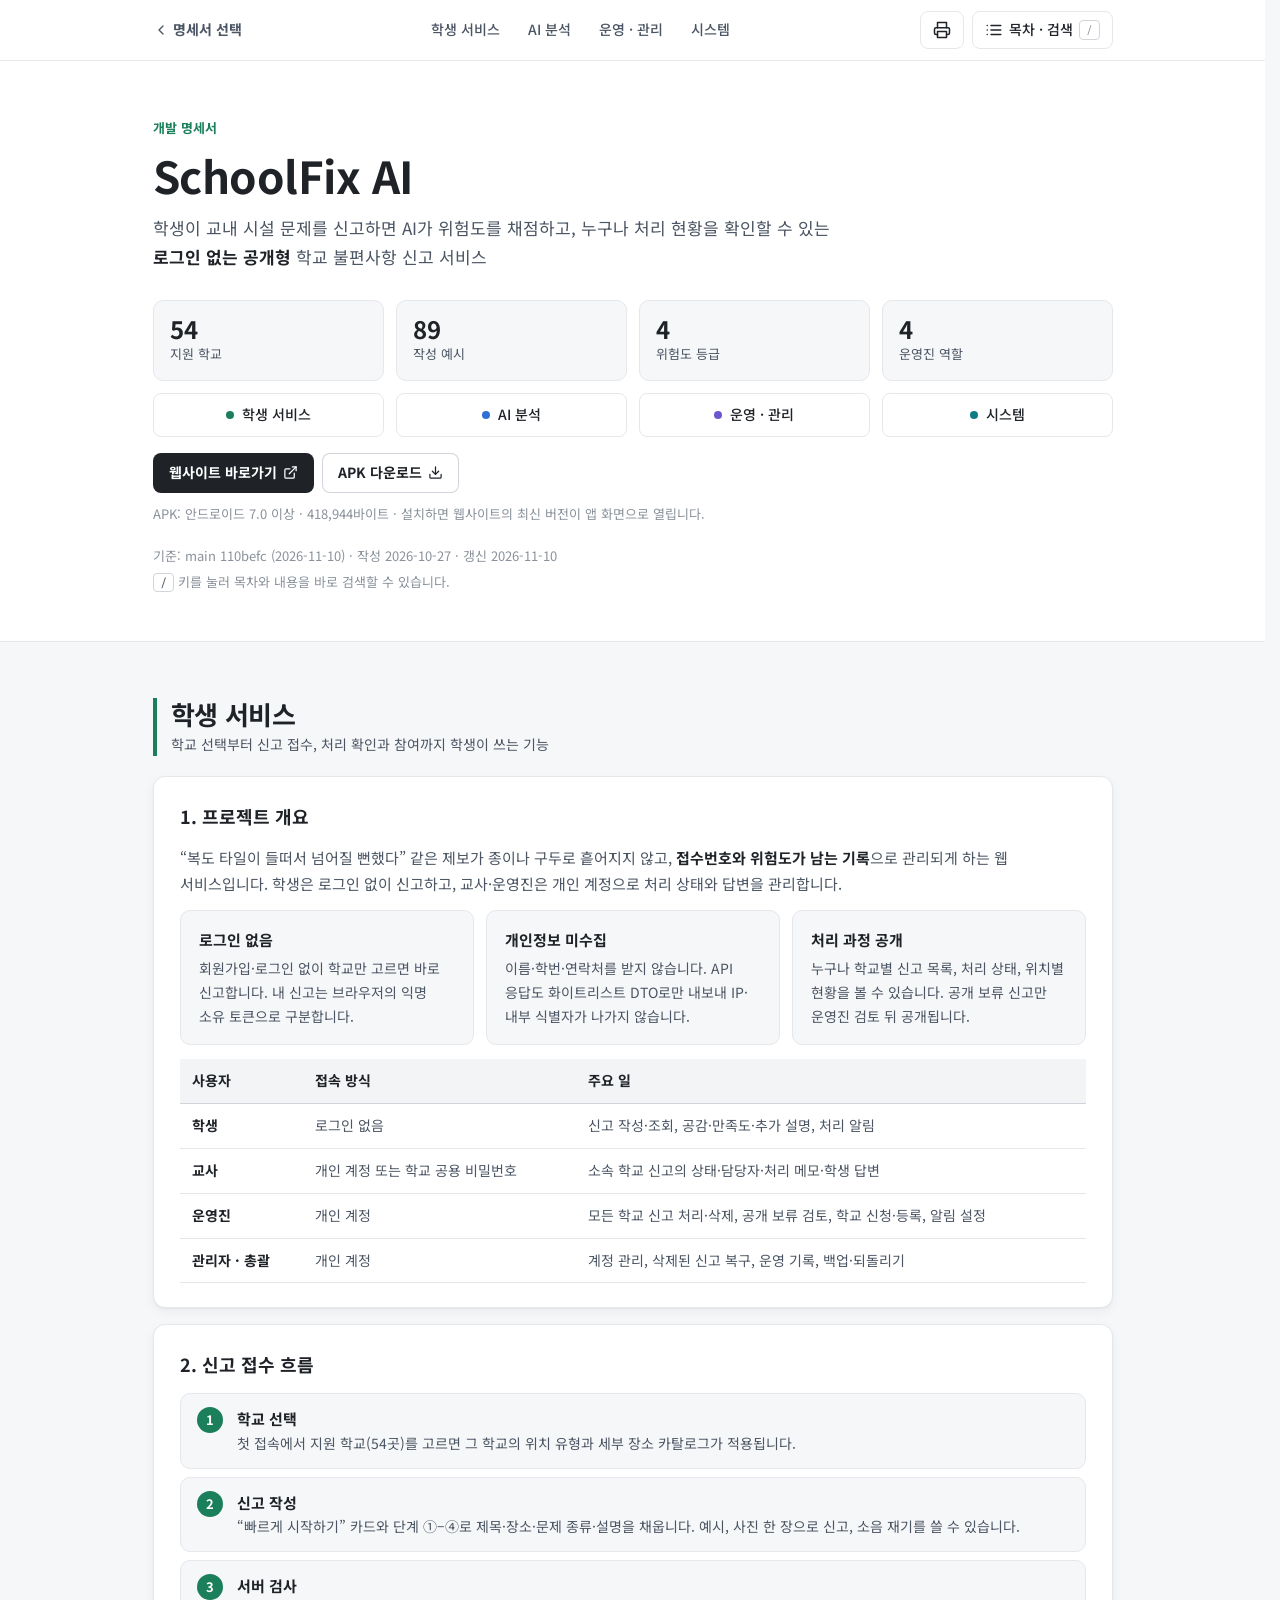
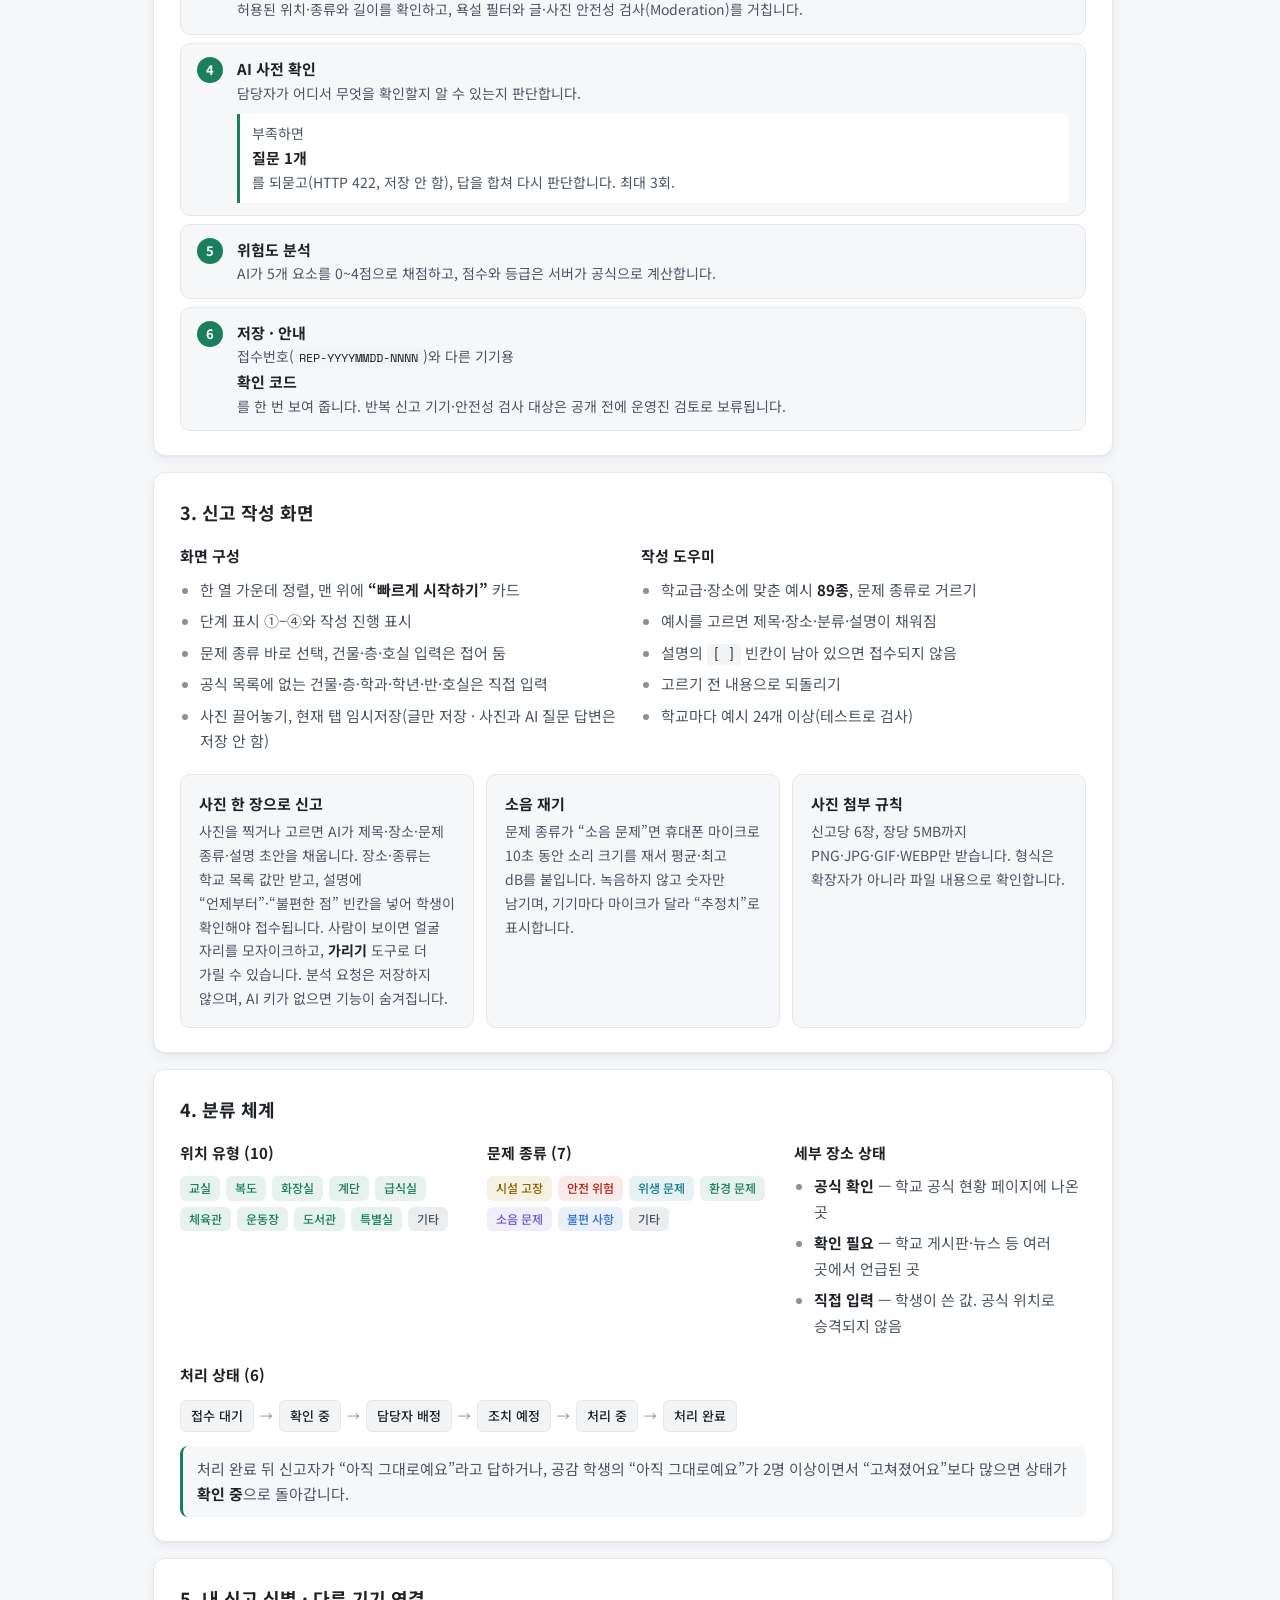
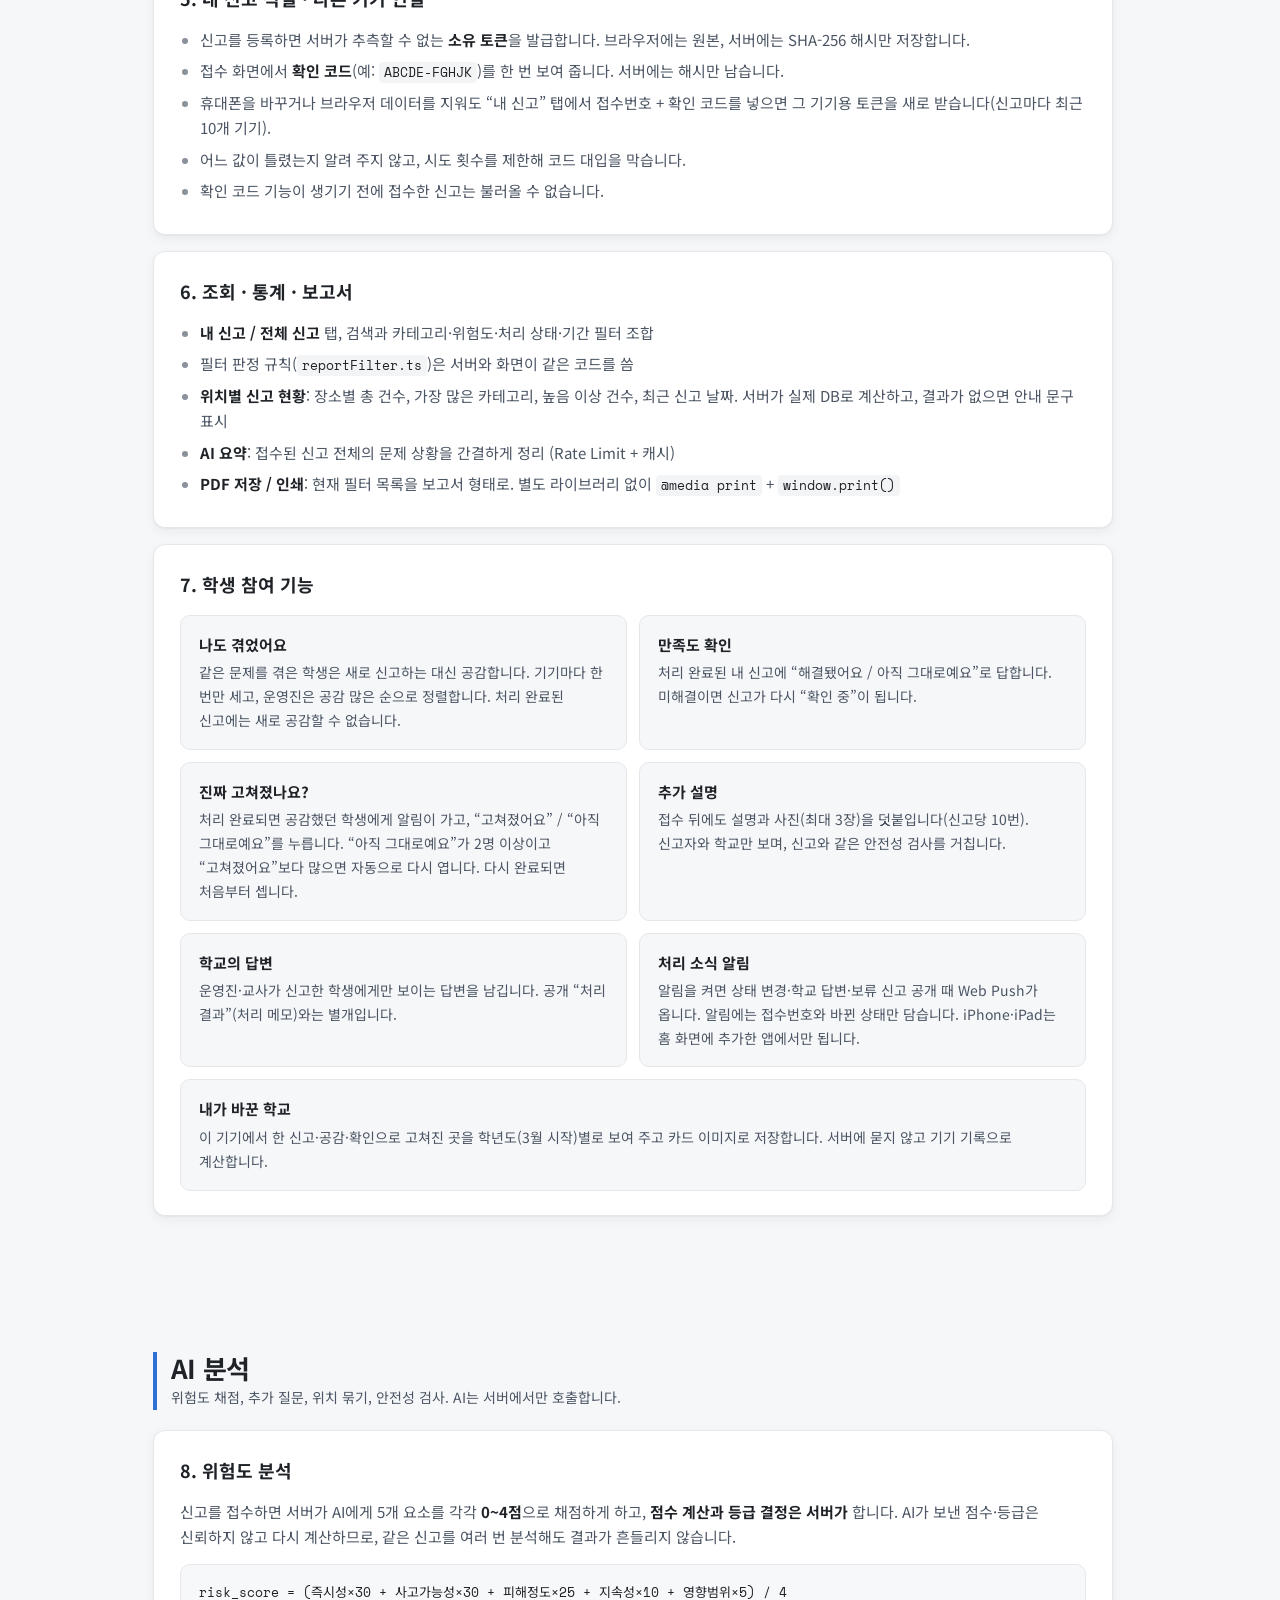
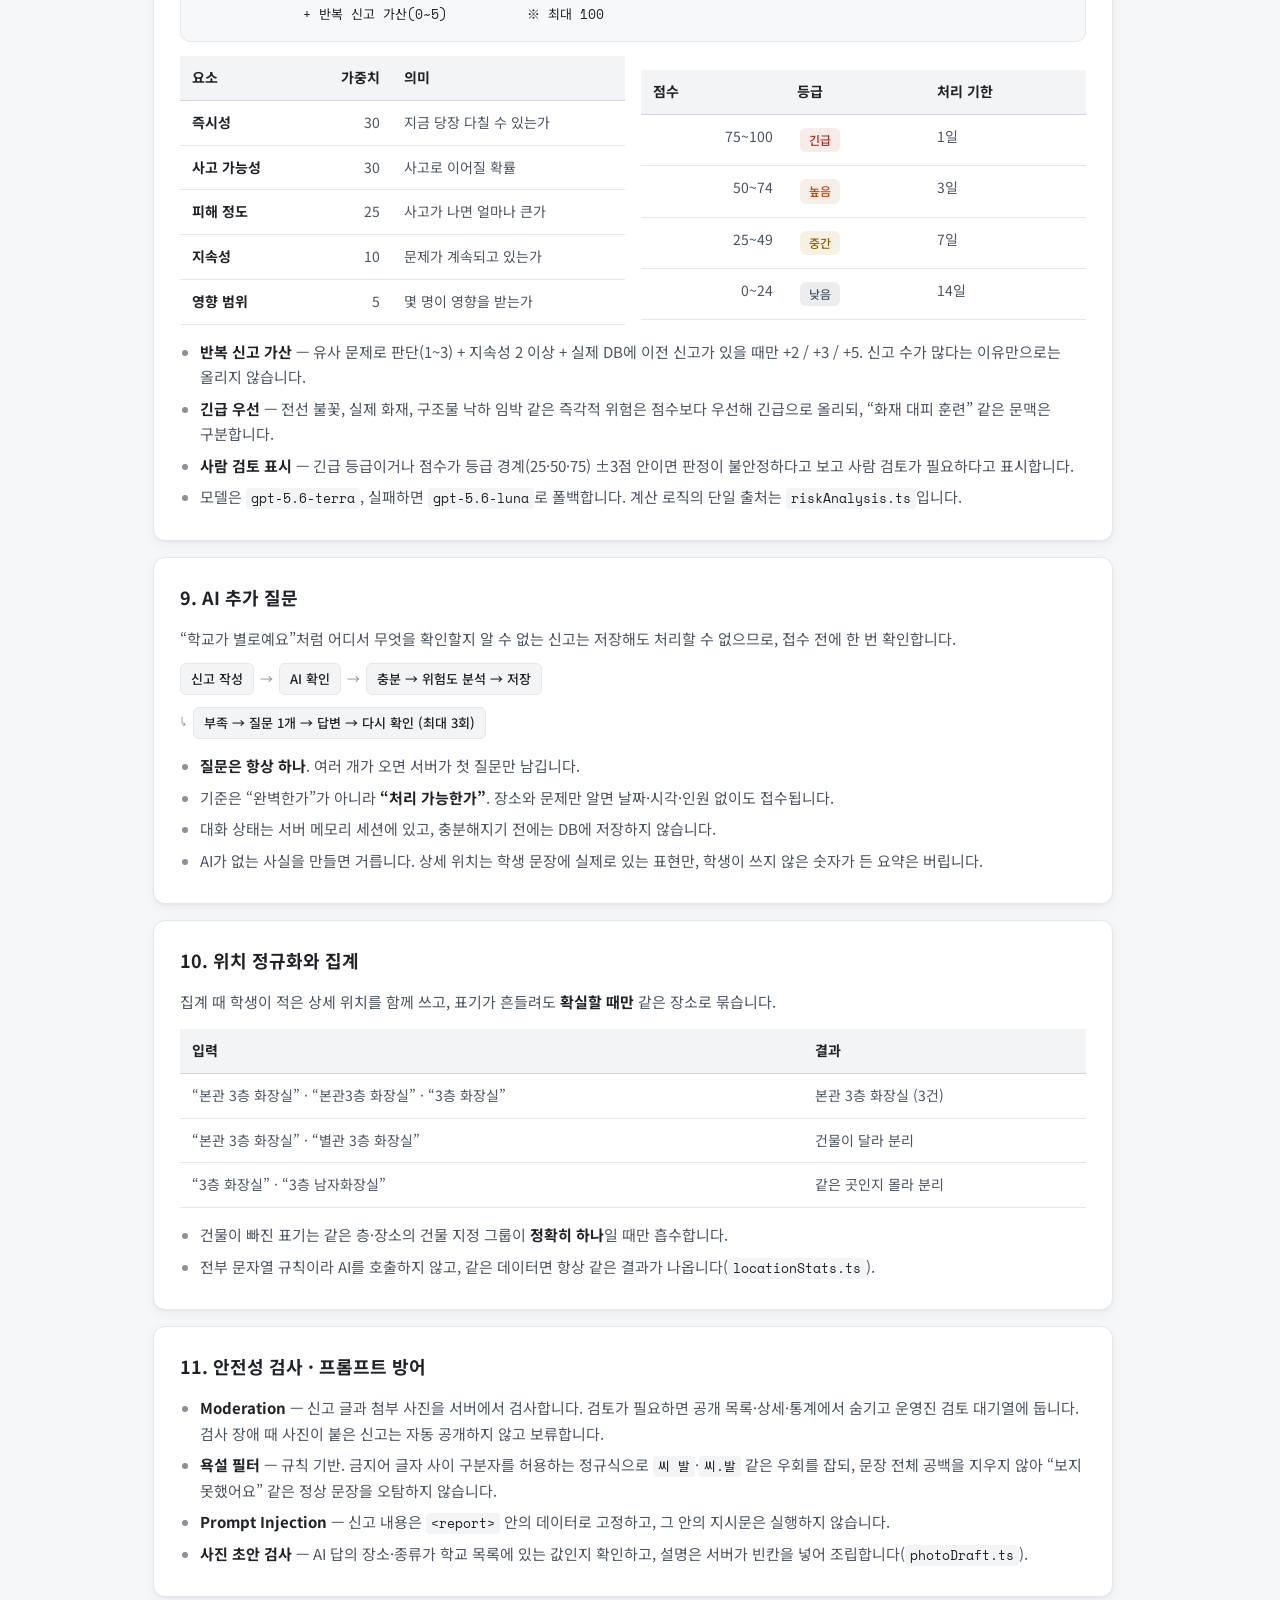
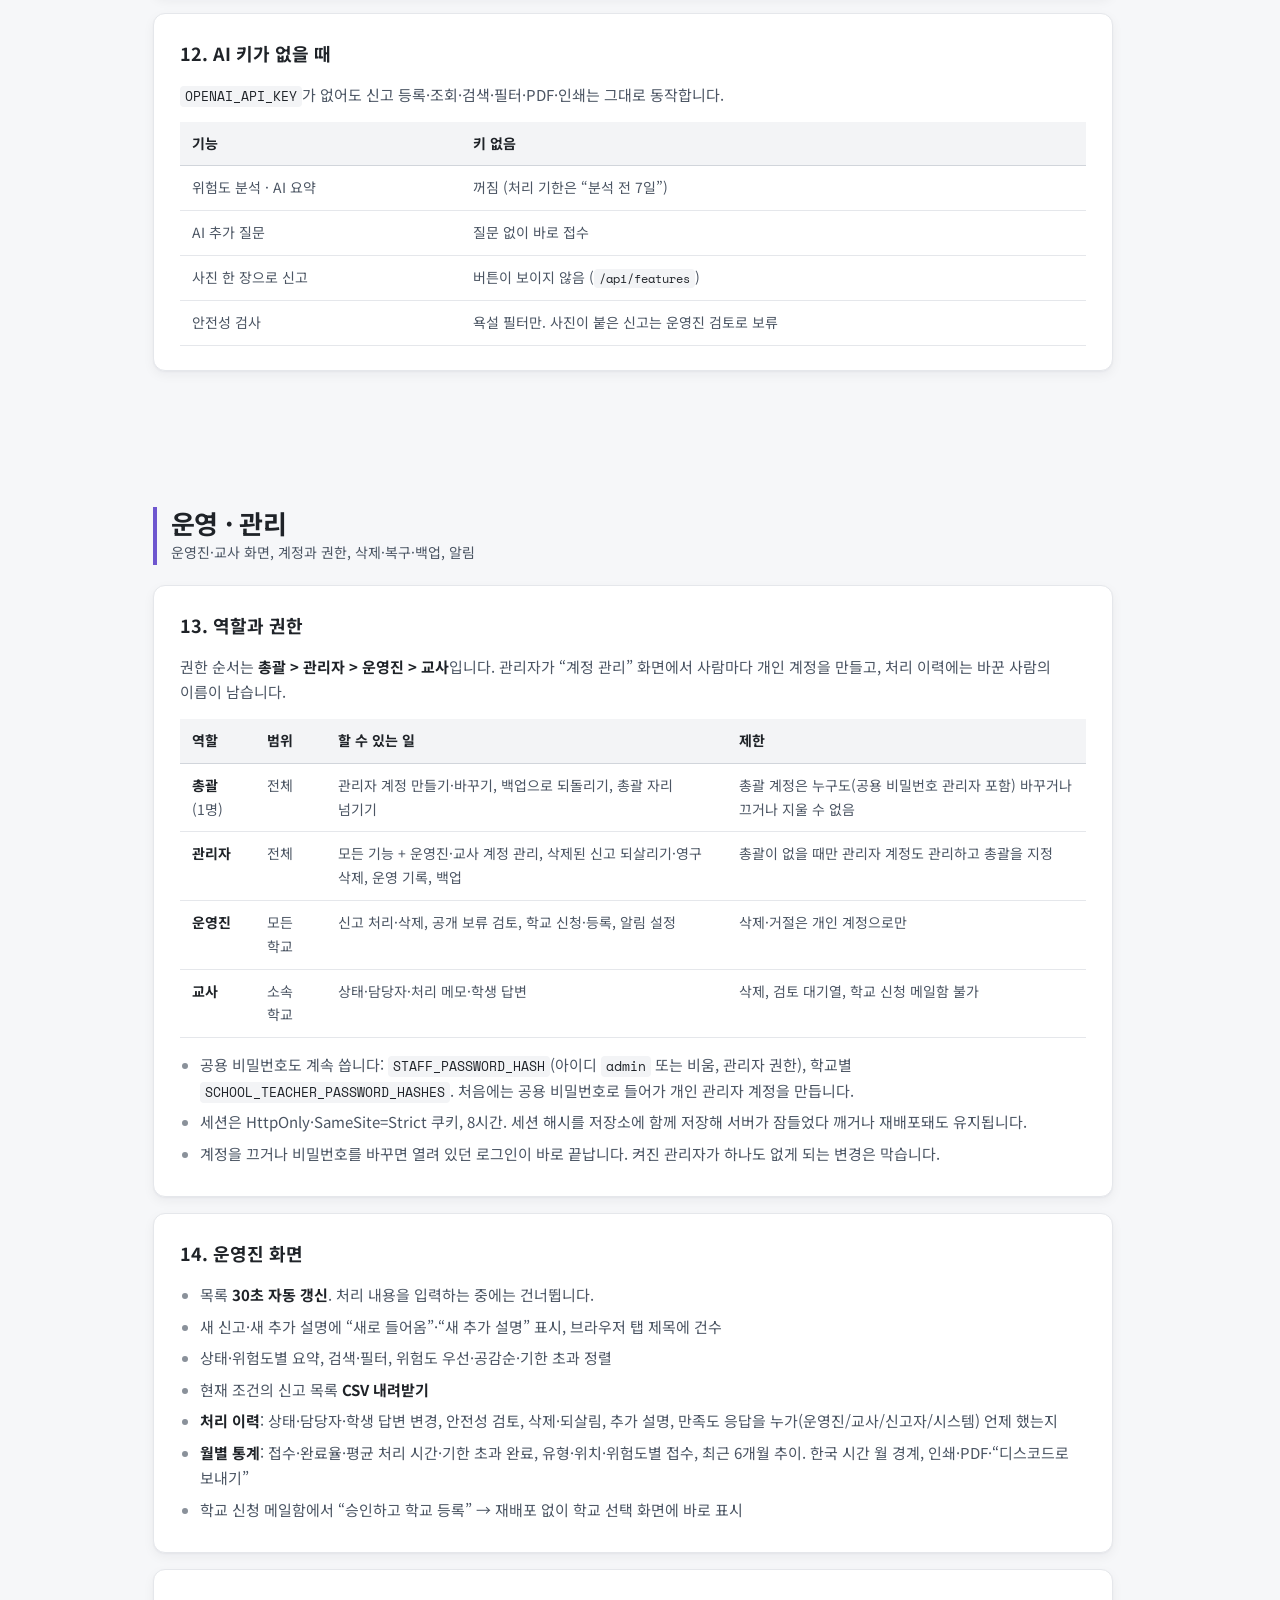
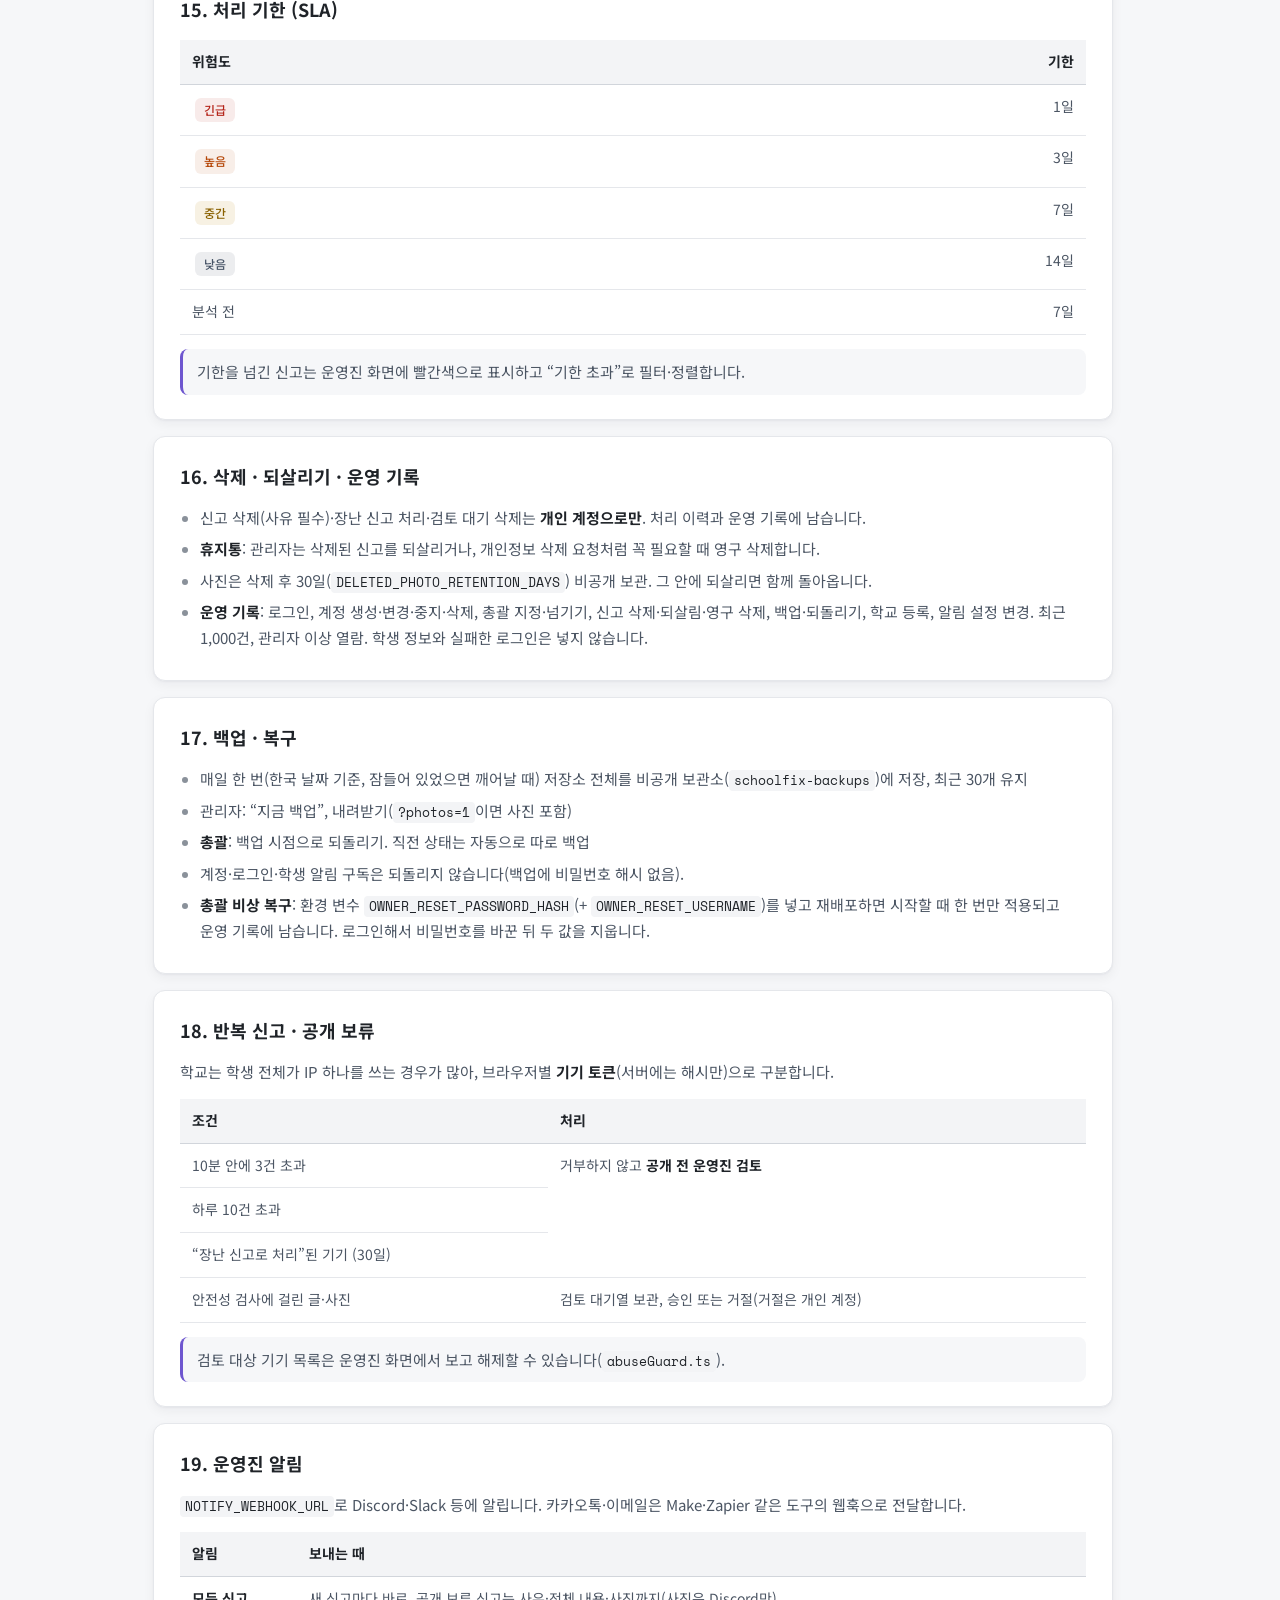
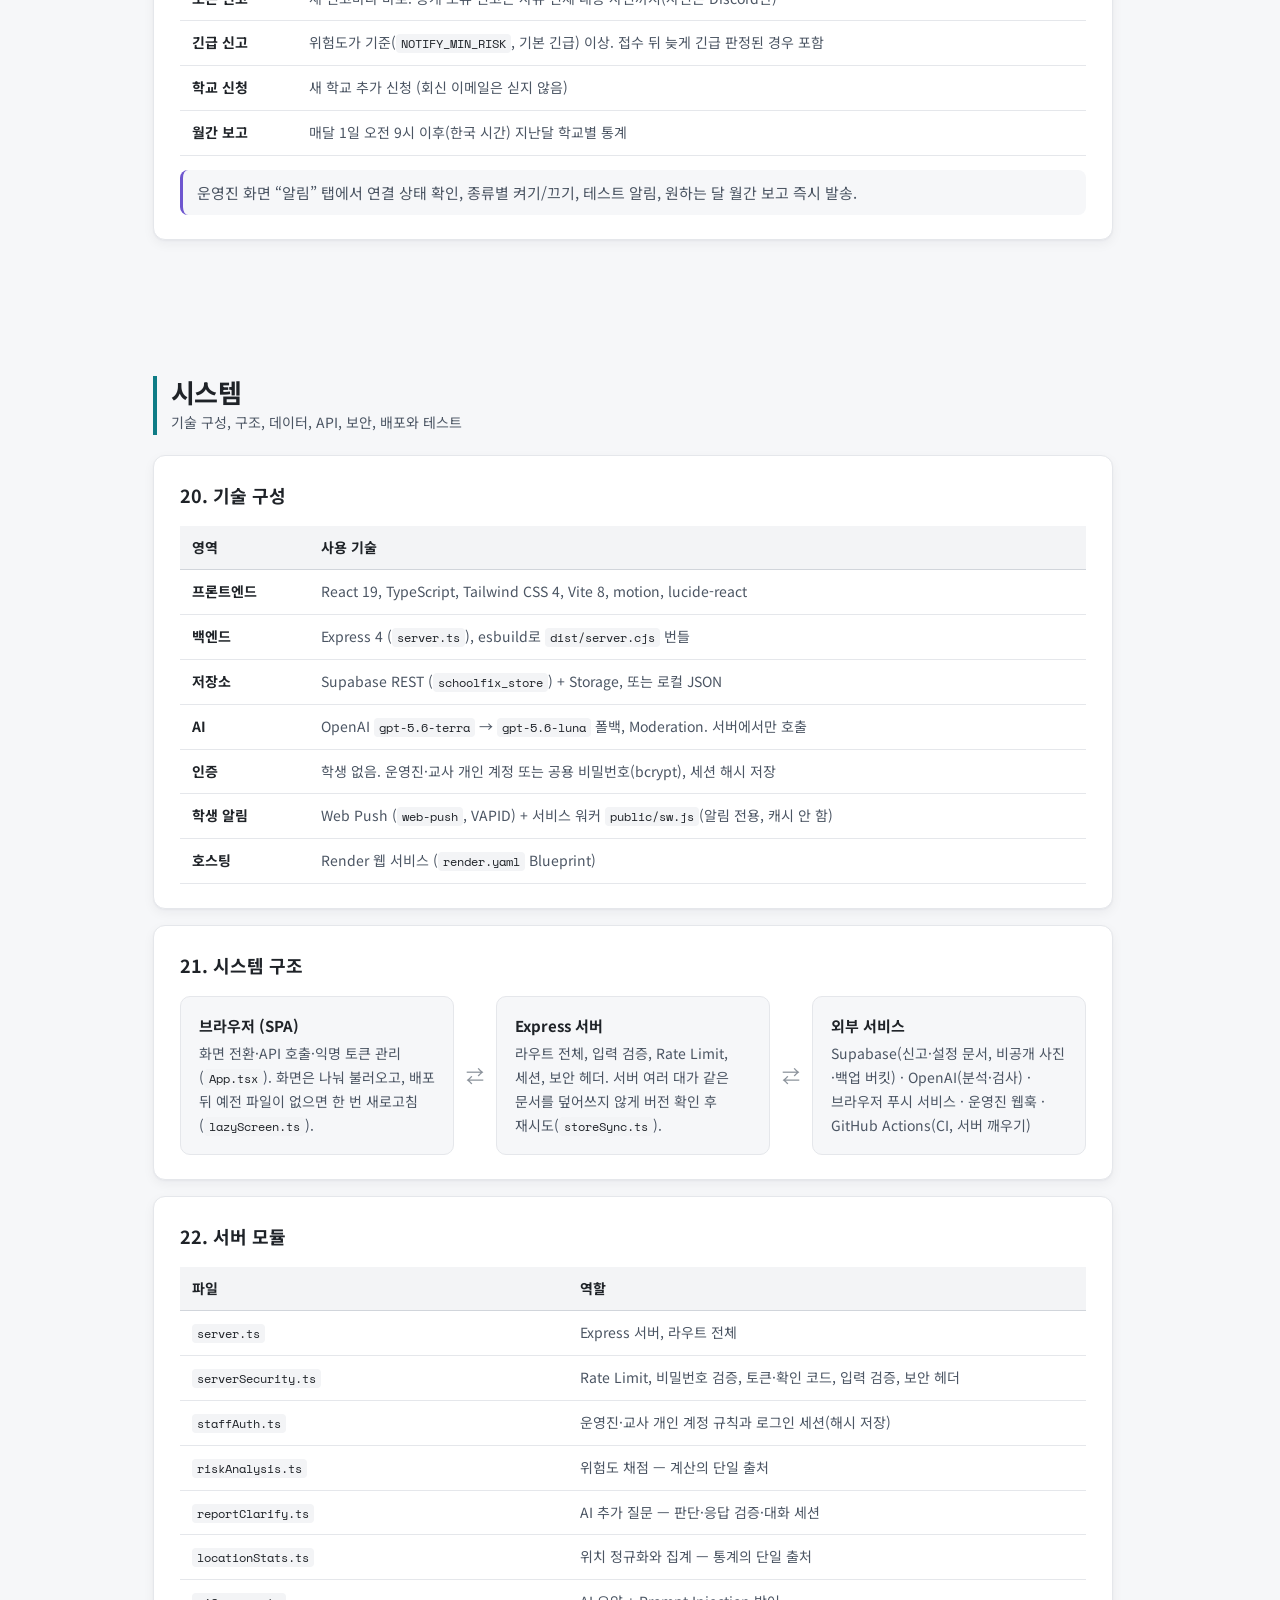
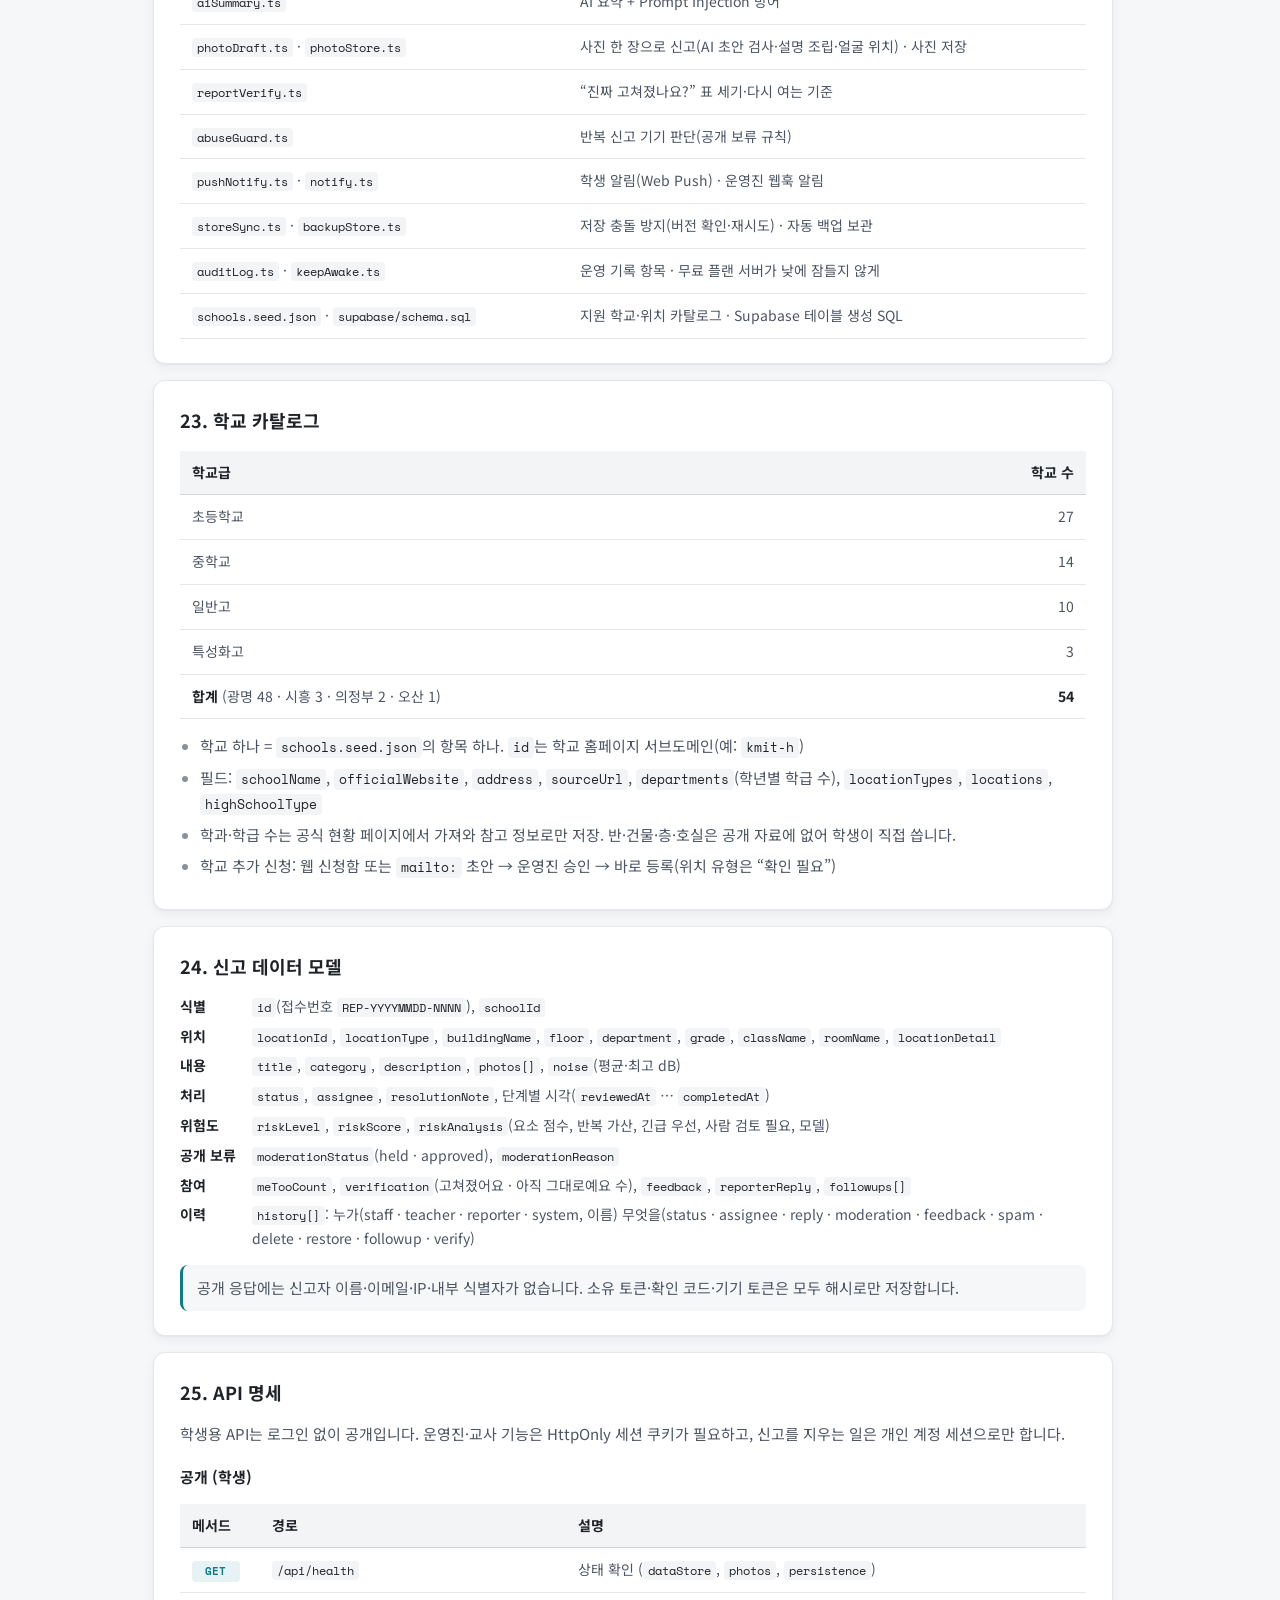
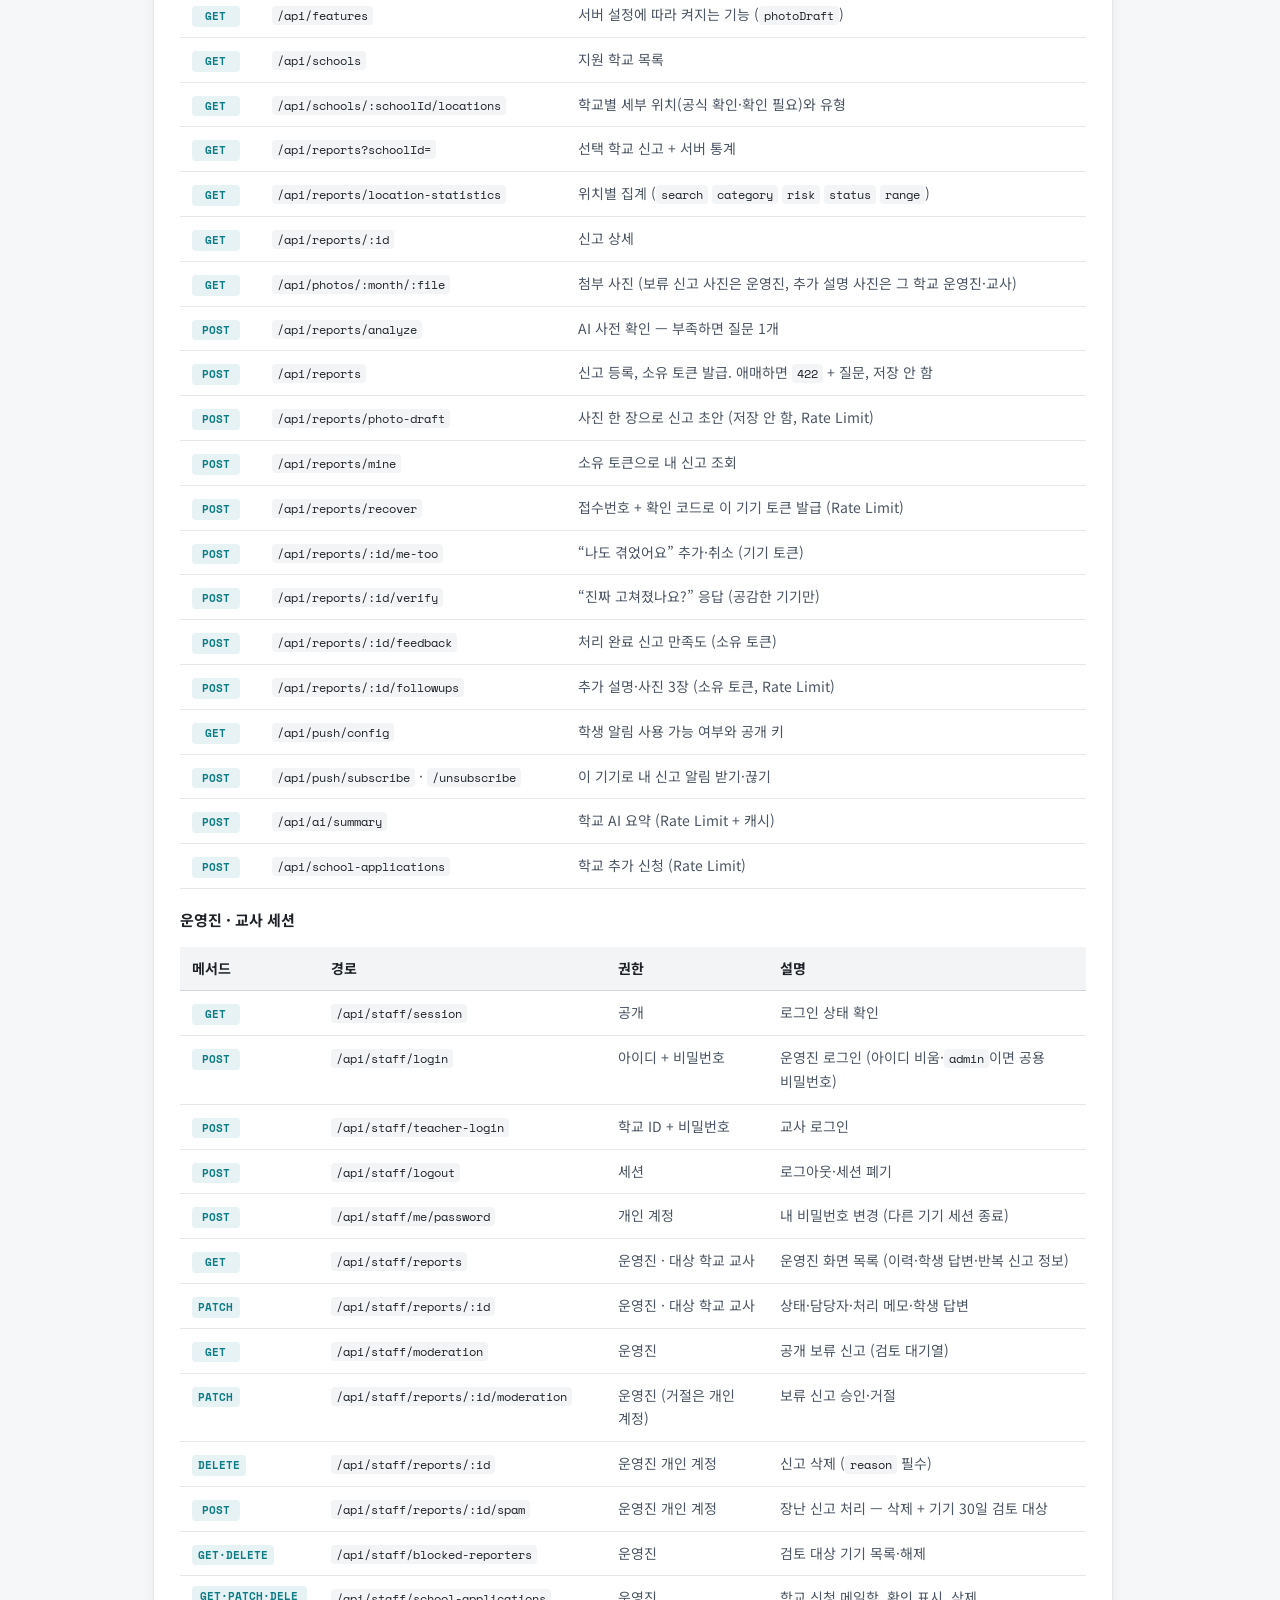
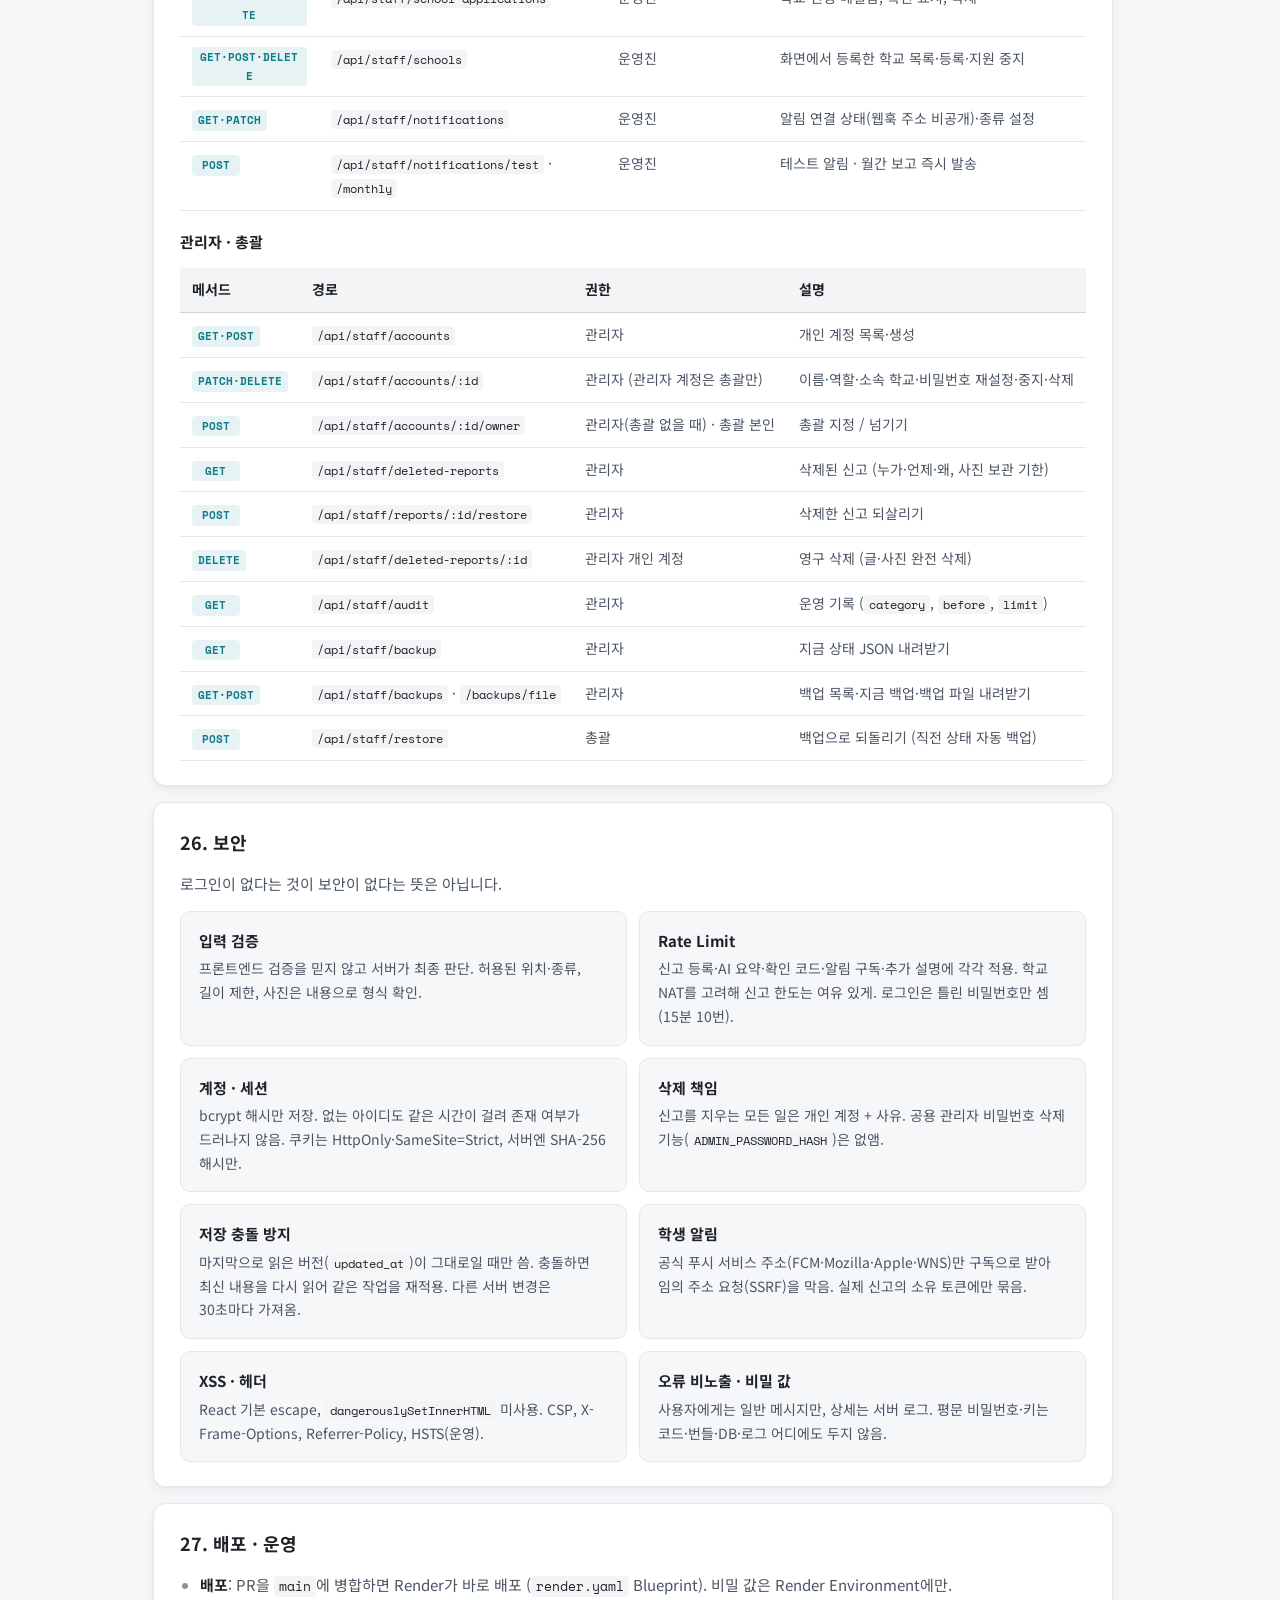
<file: schoolfix.html>
<!DOCTYPE html>
<html lang="ko">
<head>
<meta charset="UTF-8">
<meta name="viewport" content="width=device-width, initial-scale=1.0">
<meta name="description" content="SchoolFix AI — 학생이 교내 시설 문제를 신고하면 AI가 위험도를 채점하는 학교 불편사항 신고 서비스의 개발 명세서">
<meta name="theme-color" content="#f6f7f9" media="(prefers-color-scheme: light)">
<meta name="theme-color" content="#121417" media="(prefers-color-scheme: dark)">
<title>SchoolFix AI 개발 명세서</title>
<link rel="icon" href="data:image/svg+xml,<svg xmlns='http://www.w3.org/2000/svg' viewBox='0 0 100 100'><text y='.9em' font-size='90'>🏫</text></svg>">
<link rel="preconnect" href="https://fonts.googleapis.com">
<link rel="preconnect" href="https://fonts.gstatic.com" crossorigin>
<link rel="stylesheet" href="https://fonts.googleapis.com/css2?family=Noto+Sans+KR:wght@400;500;700&family=Space+Mono:wght@400;700&display=swap">
<link rel="stylesheet" href="assets/spec.css?v=20261110">
</head>
<body class="page-schoolfix">

<a class="skip-link" href="#student">본문으로 건너뛰기</a>

<!-- ═══════ TOP BAR ═══════ -->
<header class="topbar" id="topbar">
  <div class="topbar-inner">
    <a class="topbar-brand" href="index.html" title="명세서 선택으로">
      <svg class="ico" viewBox="0 0 24 24" aria-hidden="true" focusable="false"><polyline points="15 18 9 12 15 6"/></svg>
      <span class="brand-label">명세서 선택</span>
    </a>
    <nav class="topbar-tabs" aria-label="명세서 섹션 바로가기">
      <a class="tab tone-green" href="#student" data-section="student"><span class="lbl-long">학생 서비스</span><span class="lbl-short">학생</span></a>
      <a class="tab tone-blue" href="#ai" data-section="ai"><span class="lbl-long">AI 분석</span><span class="lbl-short">AI</span></a>
      <a class="tab tone-violet" href="#staff" data-section="staff"><span class="lbl-long">운영 · 관리</span><span class="lbl-short">운영</span></a>
      <a class="tab tone-cyan" href="#system" data-section="system"><span class="lbl-long">시스템</span><span class="lbl-short">시스템</span></a>
    </nav>
    <div class="topbar-actions">
      <button class="icon-btn" id="printBtn" type="button" title="인쇄 / PDF로 저장" aria-label="인쇄 또는 PDF로 저장">
        <svg class="ico" viewBox="0 0 24 24" aria-hidden="true" focusable="false"><polyline points="6 9 6 2 18 2 18 9"/><path d="M6 18H4a2 2 0 0 1-2-2v-5a2 2 0 0 1 2-2h16a2 2 0 0 1 2 2v5a2 2 0 0 1-2 2h-2"/><rect x="6" y="14" width="12" height="8"/></svg>
      </button>
      <button class="icon-btn" id="tocBtn" type="button" aria-haspopup="dialog" aria-controls="toc" aria-label="목차 · 검색" title="목차 · 검색 (/)">
        <svg class="ico" viewBox="0 0 24 24" aria-hidden="true" focusable="false"><line x1="8" y1="6" x2="21" y2="6"/><line x1="8" y1="12" x2="21" y2="12"/><line x1="8" y1="18" x2="21" y2="18"/><line x1="3" y1="6" x2="3.01" y2="6"/><line x1="3" y1="12" x2="3.01" y2="12"/><line x1="3" y1="18" x2="3.01" y2="18"/></svg>
        <span class="btn-label">목차 · 검색</span>
        <kbd aria-hidden="true">/</kbd>
      </button>
    </div>
  </div>
  <div class="progress" aria-hidden="true"><div class="progress-bar" id="progressBar"></div></div>
</header>

<main id="main">

<!-- ═══════ LANDING ═══════ -->
<section class="landing" id="top" aria-labelledby="pageTitle">
 <div class="landing-inner">
  <p class="eyebrow">개발 명세서</p>
  <h1 class="landing-title" id="pageTitle">SchoolFix AI</h1>
  <p class="landing-sub">학생이 교내 시설 문제를 신고하면 AI가 위험도를 채점하고, 누구나 처리 현황을 확인할 수 있는 <strong>로그인 없는 공개형</strong> 학교 불편사항 신고 서비스</p>
  <div class="stat-row">
    <div class="stat"><span class="stat-num">54</span><span class="stat-label">지원 학교</span></div>
    <div class="stat"><span class="stat-num">89</span><span class="stat-label">작성 예시</span></div>
    <div class="stat"><span class="stat-num">4</span><span class="stat-label">위험도 등급</span></div>
    <div class="stat"><span class="stat-num">4</span><span class="stat-label">운영진 역할</span></div>
  </div>
  <div class="nav-pills">
    <a class="nav-pill tone-green" href="#student">학생 서비스</a>
    <a class="nav-pill tone-blue" href="#ai">AI 분석</a>
    <a class="nav-pill tone-violet" href="#staff">운영 · 관리</a>
    <a class="nav-pill tone-cyan" href="#system">시스템</a>
  </div>
  <div class="ext-links">
    <a class="ext-link" href="https://schoolfix.onrender.com" target="_blank" rel="noopener">웹사이트 바로가기
      <svg class="ico" viewBox="0 0 24 24" aria-hidden="true" focusable="false"><path d="M18 13v6a2 2 0 0 1-2 2H5a2 2 0 0 1-2-2V8a2 2 0 0 1 2-2h6"/><polyline points="15 3 21 3 21 9"/><line x1="10" y1="14" x2="21" y2="3"/></svg></a>
    <a class="ext-link ext-link-sub" href="apk/schoolfix.apk" download>APK 다운로드
      <svg class="ico" viewBox="0 0 24 24" aria-hidden="true" focusable="false"><path d="M21 15v4a2 2 0 0 1-2 2H5a2 2 0 0 1-2-2v-4"/><polyline points="7 10 12 15 17 10"/><line x1="12" y1="15" x2="12" y2="3"/></svg></a>
  </div>
  <p class="ext-note">APK: 안드로이드 7.0 이상 · 418,944바이트 · 설치하면 웹사이트의 최신 버전이 앱 화면으로 열립니다.</p>
  <p class="doc-meta">기준: main 110befc (2026-11-10) · 작성 2026-10-27 · 갱신 2026-11-10</p>
  <p class="landing-hint"><kbd>/</kbd> 키를 눌러 목차와 내용을 바로 검색할 수 있습니다.</p>
 </div>
</section>

<!-- ════════════════════════════════════════
     SECTION 1 · 학생 서비스
════════════════════════════════════════ -->
<section class="spec-section tone-green" id="student" aria-labelledby="studentTitle">

  <div class="spec-header">
    <div class="spec-header-text">
      <h2 id="studentTitle">학생 서비스</h2>
      <p>학교 선택부터 신고 접수, 처리 확인과 참여까지 학생이 쓰는 기능</p>
    </div>
  </div>

  <div class="card" id="sf-overview">
    <h3>1. 프로젝트 개요</h3>
    <p>“복도 타일이 들떠서 넘어질 뻔했다” 같은 제보가 종이나 구두로 흩어지지 않고, <strong>접수번호와 위험도가 남는 기록</strong>으로 관리되게 하는 웹 서비스입니다. 학생은 로그인 없이 신고하고, 교사·운영진은 개인 계정으로 처리 상태와 답변을 관리합니다.</p>
    <div class="grid-auto">
      <div class="mini-card"><h4>로그인 없음</h4><p>회원가입·로그인 없이 학교만 고르면 바로 신고합니다. 내 신고는 브라우저의 익명 소유 토큰으로 구분합니다.</p></div>
      <div class="mini-card"><h4>개인정보 미수집</h4><p>이름·학번·연락처를 받지 않습니다. API 응답도 화이트리스트 DTO로만 내보내 IP·내부 식별자가 나가지 않습니다.</p></div>
      <div class="mini-card"><h4>처리 과정 공개</h4><p>누구나 학교별 신고 목록, 처리 상태, 위치별 현황을 볼 수 있습니다. 공개 보류 신고만 운영진 검토 뒤 공개됩니다.</p></div>
    </div>
    <div class="table-wrap">
      <table>
        <thead><tr><th scope="col">사용자</th><th scope="col">접속 방식</th><th scope="col">주요 일</th></tr></thead>
        <tbody>
          <tr><td><strong>학생</strong></td><td>로그인 없음</td><td>신고 작성·조회, 공감·만족도·추가 설명, 처리 알림</td></tr>
          <tr><td><strong>교사</strong></td><td>개인 계정 또는 학교 공용 비밀번호</td><td>소속 학교 신고의 상태·담당자·처리 메모·학생 답변</td></tr>
          <tr><td><strong>운영진</strong></td><td>개인 계정</td><td>모든 학교 신고 처리·삭제, 공개 보류 검토, 학교 신청·등록, 알림 설정</td></tr>
          <tr><td><strong>관리자 · 총괄</strong></td><td>개인 계정</td><td>계정 관리, 삭제된 신고 복구, 운영 기록, 백업·되돌리기</td></tr>
        </tbody>
      </table>
    </div>
  </div>

  <div class="card" id="sf-flow">
    <h3>2. 신고 접수 흐름</h3>
    <ol class="steps">
      <li><strong>학교 선택</strong><span>첫 접속에서 지원 학교(54곳)를 고르면 그 학교의 위치 유형과 세부 장소 카탈로그가 적용됩니다.</span></li>
      <li><strong>신고 작성</strong><span>“빠르게 시작하기” 카드와 단계 ①–④로 제목·장소·문제 종류·설명을 채웁니다. 예시, 사진 한 장으로 신고, 소음 재기를 쓸 수 있습니다.</span></li>
      <li><strong>서버 검사</strong><span>허용된 위치·종류와 길이를 확인하고, 욕설 필터와 글·사진 안전성 검사(Moderation)를 거칩니다.</span></li>
      <li><strong>AI 사전 확인</strong><span>담당자가 어디서 무엇을 확인할지 알 수 있는지 판단합니다.</span>
        <div class="branch">부족하면 <strong>질문 1개</strong>를 되묻고(HTTP 422, 저장 안 함), 답을 합쳐 다시 판단합니다. 최대 3회.</div></li>
      <li><strong>위험도 분석</strong><span>AI가 5개 요소를 0~4점으로 채점하고, 점수와 등급은 서버가 공식으로 계산합니다.</span></li>
      <li><strong>저장 · 안내</strong><span>접수번호(<code>REP-YYYYMMDD-NNNN</code>)와 다른 기기용 <strong>확인 코드</strong>를 한 번 보여 줍니다. 반복 신고 기기·안전성 검사 대상은 공개 전에 운영진 검토로 보류됩니다.</span></li>
    </ol>
  </div>

  <div class="card" id="sf-form">
    <h3>3. 신고 작성 화면</h3>
    <div class="grid-2">
      <div>
        <p class="sub-title">화면 구성</p>
        <ul>
          <li>한 열 가운데 정렬, 맨 위에 <strong>“빠르게 시작하기”</strong> 카드</li>
          <li>단계 표시 ①–④와 작성 진행 표시</li>
          <li>문제 종류 바로 선택, 건물·층·호실 입력은 접어 둠</li>
          <li>공식 목록에 없는 건물·층·학과·학년·반·호실은 직접 입력</li>
          <li>사진 끌어놓기, 현재 탭 임시저장(글만 저장 · 사진과 AI 질문 답변은 저장 안 함)</li>
        </ul>
      </div>
      <div>
        <p class="sub-title">작성 도우미</p>
        <ul>
          <li>학교급·장소에 맞춘 예시 <strong>89종</strong>, 문제 종류로 거르기</li>
          <li>예시를 고르면 제목·장소·분류·설명이 채워짐</li>
          <li>설명의 <code>[ ]</code> 빈칸이 남아 있으면 접수되지 않음</li>
          <li>고르기 전 내용으로 되돌리기</li>
          <li>학교마다 예시 24개 이상(테스트로 검사)</li>
        </ul>
      </div>
    </div>
    <div class="grid-auto">
      <div class="mini-card"><h4>사진 한 장으로 신고</h4><p>사진을 찍거나 고르면 AI가 제목·장소·문제 종류·설명 초안을 채웁니다. 장소·종류는 학교 목록 값만 받고, 설명에 “언제부터”·“불편한 점” 빈칸을 넣어 학생이 확인해야 접수됩니다. 사람이 보이면 얼굴 자리를 모자이크하고, <strong>가리기</strong> 도구로 더 가릴 수 있습니다. 분석 요청은 저장하지 않으며, AI 키가 없으면 기능이 숨겨집니다.</p></div>
      <div class="mini-card"><h4>소음 재기</h4><p>문제 종류가 “소음 문제”면 휴대폰 마이크로 10초 동안 소리 크기를 재서 평균·최고 dB를 붙입니다. 녹음하지 않고 숫자만 남기며, 기기마다 마이크가 달라 “추정치”로 표시합니다.</p></div>
      <div class="mini-card"><h4>사진 첨부 규칙</h4><p>신고당 6장, 장당 5MB까지 PNG·JPG·GIF·WEBP만 받습니다. 형식은 확장자가 아니라 파일 내용으로 확인합니다.</p></div>
    </div>
  </div>

  <div class="card" id="sf-taxonomy">
    <h3>4. 분류 체계</h3>
    <div class="grid-3">
      <div>
        <p class="sub-title">위치 유형 (10)</p>
        <div class="badges">
          <span class="badge">교실</span><span class="badge">복도</span><span class="badge">화장실</span><span class="badge">계단</span><span class="badge">급식실</span><span class="badge">체육관</span><span class="badge">운동장</span><span class="badge">도서관</span><span class="badge">특별실</span><span class="badge badge-slate">기타</span>
        </div>
      </div>
      <div>
        <p class="sub-title">문제 종류 (7)</p>
        <div class="badges">
          <span class="badge badge-amber">시설 고장</span><span class="badge badge-red">안전 위험</span><span class="badge badge-cyan">위생 문제</span><span class="badge badge-green">환경 문제</span><span class="badge badge-violet">소음 문제</span><span class="badge badge-blue">불편 사항</span><span class="badge badge-slate">기타</span>
        </div>
      </div>
      <div>
        <p class="sub-title">세부 장소 상태</p>
        <ul>
          <li><strong>공식 확인</strong> — 학교 공식 현황 페이지에 나온 곳</li>
          <li><strong>확인 필요</strong> — 학교 게시판·뉴스 등 여러 곳에서 언급된 곳</li>
          <li><strong>직접 입력</strong> — 학생이 쓴 값. 공식 위치로 승격되지 않음</li>
        </ul>
      </div>
    </div>
    <p class="sub-title">처리 상태 (6)</p>
    <div class="flow" aria-label="처리 상태 순서">
      <span class="flow-item">접수 대기</span><span class="flow-arrow" aria-hidden="true">→</span>
      <span class="flow-item">확인 중</span><span class="flow-arrow" aria-hidden="true">→</span>
      <span class="flow-item">담당자 배정</span><span class="flow-arrow" aria-hidden="true">→</span>
      <span class="flow-item">조치 예정</span><span class="flow-arrow" aria-hidden="true">→</span>
      <span class="flow-item">처리 중</span><span class="flow-arrow" aria-hidden="true">→</span>
      <span class="flow-item">처리 완료</span>
    </div>
    <p class="note">처리 완료 뒤 신고자가 “아직 그대로예요”라고 답하거나, 공감 학생의 “아직 그대로예요”가 2명 이상이면서 “고쳐졌어요”보다 많으면 상태가 <strong>확인 중</strong>으로 돌아갑니다.</p>
  </div>

  <div class="card" id="sf-mine">
    <h3>5. 내 신고 식별 · 다른 기기 연결</h3>
    <ul>
      <li>신고를 등록하면 서버가 추측할 수 없는 <strong>소유 토큰</strong>을 발급합니다. 브라우저에는 원본, 서버에는 SHA-256 해시만 저장합니다.</li>
      <li>접수 화면에서 <strong>확인 코드</strong>(예: <code>ABCDE-FGHJK</code>)를 한 번 보여 줍니다. 서버에는 해시만 남습니다.</li>
      <li>휴대폰을 바꾸거나 브라우저 데이터를 지워도 “내 신고” 탭에서 접수번호 + 확인 코드를 넣으면 그 기기용 토큰을 새로 받습니다(신고마다 최근 10개 기기).</li>
      <li>어느 값이 틀렸는지 알려 주지 않고, 시도 횟수를 제한해 코드 대입을 막습니다.</li>
      <li>확인 코드 기능이 생기기 전에 접수한 신고는 불러올 수 없습니다.</li>
    </ul>
  </div>

  <div class="card" id="sf-browse">
    <h3>6. 조회 · 통계 · 보고서</h3>
    <ul>
      <li><strong>내 신고 / 전체 신고</strong> 탭, 검색과 카테고리·위험도·처리 상태·기간 필터 조합</li>
      <li>필터 판정 규칙(<code>reportFilter.ts</code>)은 서버와 화면이 같은 코드를 씀</li>
      <li><strong>위치별 신고 현황</strong>: 장소별 총 건수, 가장 많은 카테고리, 높음 이상 건수, 최근 신고 날짜. 서버가 실제 DB로 계산하고, 결과가 없으면 안내 문구 표시</li>
      <li><strong>AI 요약</strong>: 접수된 신고 전체의 문제 상황을 간결하게 정리 (Rate Limit + 캐시)</li>
      <li><strong>PDF 저장 / 인쇄</strong>: 현재 필터 목록을 보고서 형태로. 별도 라이브러리 없이 <code>@media print</code> + <code>window.print()</code></li>
    </ul>
  </div>

  <div class="card" id="sf-engage">
    <h3>7. 학생 참여 기능</h3>
    <div class="grid-auto">
      <div class="mini-card"><h4>나도 겪었어요</h4><p>같은 문제를 겪은 학생은 새로 신고하는 대신 공감합니다. 기기마다 한 번만 세고, 운영진은 공감 많은 순으로 정렬합니다. 처리 완료된 신고에는 새로 공감할 수 없습니다.</p></div>
      <div class="mini-card"><h4>만족도 확인</h4><p>처리 완료된 내 신고에 “해결됐어요 / 아직 그대로예요”로 답합니다. 미해결이면 신고가 다시 “확인 중”이 됩니다.</p></div>
      <div class="mini-card"><h4>진짜 고쳐졌나요?</h4><p>처리 완료되면 공감했던 학생에게 알림이 가고, “고쳐졌어요” / “아직 그대로예요”를 누릅니다. “아직 그대로예요”가 2명 이상이고 “고쳐졌어요”보다 많으면 자동으로 다시 엽니다. 다시 완료되면 처음부터 셉니다.</p></div>
      <div class="mini-card"><h4>추가 설명</h4><p>접수 뒤에도 설명과 사진(최대 3장)을 덧붙입니다(신고당 10번). 신고자와 학교만 보며, 신고와 같은 안전성 검사를 거칩니다.</p></div>
      <div class="mini-card"><h4>학교의 답변</h4><p>운영진·교사가 신고한 학생에게만 보이는 답변을 남깁니다. 공개 “처리 결과”(처리 메모)와는 별개입니다.</p></div>
      <div class="mini-card"><h4>처리 소식 알림</h4><p>알림을 켜면 상태 변경·학교 답변·보류 신고 공개 때 Web Push가 옵니다. 알림에는 접수번호와 바뀐 상태만 담습니다. iPhone·iPad는 홈 화면에 추가한 앱에서만 됩니다.</p></div>
      <div class="mini-card"><h4>내가 바꾼 학교</h4><p>이 기기에서 한 신고·공감·확인으로 고쳐진 곳을 학년도(3월 시작)별로 보여 주고 카드 이미지로 저장합니다. 서버에 묻지 않고 기기 기록으로 계산합니다.</p></div>
    </div>
  </div>

</section>

<!-- ════════════════════════════════════════
     SECTION 2 · AI 분석
════════════════════════════════════════ -->
<section class="spec-section tone-blue" id="ai" aria-labelledby="aiTitle">

  <div class="spec-header">
    <div class="spec-header-text">
      <h2 id="aiTitle">AI 분석</h2>
      <p>위험도 채점, 추가 질문, 위치 묶기, 안전성 검사. AI는 서버에서만 호출합니다.</p>
    </div>
  </div>

  <div class="card" id="sf-risk">
    <h3>8. 위험도 분석</h3>
    <p>신고를 접수하면 서버가 AI에게 5개 요소를 각각 <strong>0~4점</strong>으로 채점하게 하고, <strong>점수 계산과 등급 결정은 서버가</strong> 합니다. AI가 보낸 점수·등급은 신뢰하지 않고 다시 계산하므로, 같은 신고를 여러 번 분석해도 결과가 흔들리지 않습니다.</p>
    <pre>risk_score = (즉시성×30 + 사고가능성×30 + 피해정도×25 + 지속성×10 + 영향범위×5) / 4
             + 반복 신고 가산(0~5)          ※ 최대 100</pre>
    <div class="grid-2">
      <div class="table-wrap">
        <table>
          <thead><tr><th scope="col">요소</th><th scope="col" class="num">가중치</th><th scope="col">의미</th></tr></thead>
          <tbody>
            <tr><td><strong>즉시성</strong></td><td class="num">30</td><td>지금 당장 다칠 수 있는가</td></tr>
            <tr><td><strong>사고 가능성</strong></td><td class="num">30</td><td>사고로 이어질 확률</td></tr>
            <tr><td><strong>피해 정도</strong></td><td class="num">25</td><td>사고가 나면 얼마나 큰가</td></tr>
            <tr><td><strong>지속성</strong></td><td class="num">10</td><td>문제가 계속되고 있는가</td></tr>
            <tr><td><strong>영향 범위</strong></td><td class="num">5</td><td>몇 명이 영향을 받는가</td></tr>
          </tbody>
        </table>
      </div>
      <div class="table-wrap">
        <table>
          <thead><tr><th scope="col">점수</th><th scope="col">등급</th><th scope="col">처리 기한</th></tr></thead>
          <tbody>
            <tr><td class="num">75~100</td><td><span class="badge badge-red">긴급</span></td><td>1일</td></tr>
            <tr><td class="num">50~74</td><td><span class="badge badge-orange">높음</span></td><td>3일</td></tr>
            <tr><td class="num">25~49</td><td><span class="badge badge-amber">중간</span></td><td>7일</td></tr>
            <tr><td class="num">0~24</td><td><span class="badge badge-slate">낮음</span></td><td>14일</td></tr>
          </tbody>
        </table>
      </div>
    </div>
    <ul style="margin-top:14px;">
      <li><strong>반복 신고 가산</strong> — 유사 문제로 판단(1~3) + 지속성 2 이상 + 실제 DB에 이전 신고가 있을 때만 +2 / +3 / +5. 신고 수가 많다는 이유만으로는 올리지 않습니다.</li>
      <li><strong>긴급 우선</strong> — 전선 불꽃, 실제 화재, 구조물 낙하 임박 같은 즉각적 위험은 점수보다 우선해 긴급으로 올리되, “화재 대피 훈련” 같은 문맥은 구분합니다.</li>
      <li><strong>사람 검토 표시</strong> — 긴급 등급이거나 점수가 등급 경계(25·50·75) ±3점 안이면 판정이 불안정하다고 보고 사람 검토가 필요하다고 표시합니다.</li>
      <li>모델은 <code>gpt-5.6-terra</code>, 실패하면 <code>gpt-5.6-luna</code>로 폴백합니다. 계산 로직의 단일 출처는 <code>riskAnalysis.ts</code>입니다.</li>
    </ul>
  </div>

  <div class="card" id="sf-clarify">
    <h3>9. AI 추가 질문</h3>
    <p>“학교가 별로예요”처럼 어디서 무엇을 확인할지 알 수 없는 신고는 저장해도 처리할 수 없으므로, 접수 전에 한 번 확인합니다.</p>
    <div class="flow">
      <span class="flow-item">신고 작성</span><span class="flow-arrow" aria-hidden="true">→</span>
      <span class="flow-item">AI 확인</span><span class="flow-arrow" aria-hidden="true">→</span>
      <span class="flow-item">충분 → 위험도 분석 → 저장</span>
    </div>
    <div class="flow">
      <span class="flow-arrow" aria-hidden="true">↳</span>
      <span class="flow-item">부족 → 질문 1개 → 답변 → 다시 확인 (최대 3회)</span>
    </div>
    <ul style="margin-top:14px;">
      <li><strong>질문은 항상 하나</strong>. 여러 개가 오면 서버가 첫 질문만 남깁니다.</li>
      <li>기준은 “완벽한가”가 아니라 <strong>“처리 가능한가”</strong>. 장소와 문제만 알면 날짜·시각·인원 없이도 접수됩니다.</li>
      <li>대화 상태는 서버 메모리 세션에 있고, 충분해지기 전에는 DB에 저장하지 않습니다.</li>
      <li>AI가 없는 사실을 만들면 거릅니다. 상세 위치는 학생 문장에 실제로 있는 표현만, 학생이 쓰지 않은 숫자가 든 요약은 버립니다.</li>
    </ul>
  </div>

  <div class="card" id="sf-location">
    <h3>10. 위치 정규화와 집계</h3>
    <p>집계 때 학생이 적은 상세 위치를 함께 쓰고, 표기가 흔들려도 <strong>확실할 때만</strong> 같은 장소로 묶습니다.</p>
    <div class="table-wrap">
      <table>
        <thead><tr><th scope="col">입력</th><th scope="col">결과</th></tr></thead>
        <tbody>
          <tr><td>“본관 3층 화장실” · “본관3층 화장실” · “3층 화장실”</td><td>본관 3층 화장실 (3건)</td></tr>
          <tr><td>“본관 3층 화장실” · “별관 3층 화장실”</td><td>건물이 달라 분리</td></tr>
          <tr><td>“3층 화장실” · “3층 남자화장실”</td><td>같은 곳인지 몰라 분리</td></tr>
        </tbody>
      </table>
    </div>
    <ul style="margin-top:14px;">
      <li>건물이 빠진 표기는 같은 층·장소의 건물 지정 그룹이 <strong>정확히 하나</strong>일 때만 흡수합니다.</li>
      <li>전부 문자열 규칙이라 AI를 호출하지 않고, 같은 데이터면 항상 같은 결과가 나옵니다(<code>locationStats.ts</code>).</li>
    </ul>
  </div>

  <div class="card" id="sf-moderation">
    <h3>11. 안전성 검사 · 프롬프트 방어</h3>
    <ul>
      <li><strong>Moderation</strong> — 신고 글과 첨부 사진을 서버에서 검사합니다. 검토가 필요하면 공개 목록·상세·통계에서 숨기고 운영진 검토 대기열에 둡니다. 검사 장애 때 사진이 붙은 신고는 자동 공개하지 않고 보류합니다.</li>
      <li><strong>욕설 필터</strong> — 규칙 기반. 금지어 글자 사이 구분자를 허용하는 정규식으로 <code>씨 발</code>·<code>씨.발</code> 같은 우회를 잡되, 문장 전체 공백을 지우지 않아 “보지 못했어요” 같은 정상 문장을 오탐하지 않습니다.</li>
      <li><strong>Prompt Injection</strong> — 신고 내용은 <code>&lt;report&gt;</code> 안의 데이터로 고정하고, 그 안의 지시문은 실행하지 않습니다.</li>
      <li><strong>사진 초안 검사</strong> — AI 답의 장소·종류가 학교 목록에 있는 값인지 확인하고, 설명은 서버가 빈칸을 넣어 조립합니다(<code>photoDraft.ts</code>).</li>
    </ul>
  </div>

  <div class="card" id="sf-nokey">
    <h3>12. AI 키가 없을 때</h3>
    <p><code>OPENAI_API_KEY</code>가 없어도 신고 등록·조회·검색·필터·PDF·인쇄는 그대로 동작합니다.</p>
    <div class="table-wrap">
      <table>
        <thead><tr><th scope="col">기능</th><th scope="col">키 없음</th></tr></thead>
        <tbody>
          <tr><td>위험도 분석 · AI 요약</td><td>꺼짐 (처리 기한은 “분석 전 7일”)</td></tr>
          <tr><td>AI 추가 질문</td><td>질문 없이 바로 접수</td></tr>
          <tr><td>사진 한 장으로 신고</td><td>버튼이 보이지 않음 (<code>/api/features</code>)</td></tr>
          <tr><td>안전성 검사</td><td>욕설 필터만. 사진이 붙은 신고는 운영진 검토로 보류</td></tr>
        </tbody>
      </table>
    </div>
  </div>

</section>

<!-- ════════════════════════════════════════
     SECTION 3 · 운영 · 관리
════════════════════════════════════════ -->
<section class="spec-section tone-violet" id="staff" aria-labelledby="staffTitle">

  <div class="spec-header">
    <div class="spec-header-text">
      <h2 id="staffTitle">운영 · 관리</h2>
      <p>운영진·교사 화면, 계정과 권한, 삭제·복구·백업, 알림</p>
    </div>
  </div>

  <div class="card" id="sf-roles">
    <h3>13. 역할과 권한</h3>
    <p>권한 순서는 <strong>총괄 &gt; 관리자 &gt; 운영진 &gt; 교사</strong>입니다. 관리자가 “계정 관리” 화면에서 사람마다 개인 계정을 만들고, 처리 이력에는 바꾼 사람의 이름이 남습니다.</p>
    <div class="table-wrap">
      <table>
        <thead><tr><th scope="col">역할</th><th scope="col">범위</th><th scope="col">할 수 있는 일</th><th scope="col">제한</th></tr></thead>
        <tbody>
          <tr><td><strong>총괄</strong> (1명)</td><td>전체</td><td>관리자 계정 만들기·바꾸기, 백업으로 되돌리기, 총괄 자리 넘기기</td><td>총괄 계정은 누구도(공용 비밀번호 관리자 포함) 바꾸거나 끄거나 지울 수 없음</td></tr>
          <tr><td><strong>관리자</strong></td><td>전체</td><td>모든 기능 + 운영진·교사 계정 관리, 삭제된 신고 되살리기·영구 삭제, 운영 기록, 백업</td><td>총괄이 없을 때만 관리자 계정도 관리하고 총괄을 지정</td></tr>
          <tr><td><strong>운영진</strong></td><td>모든 학교</td><td>신고 처리·삭제, 공개 보류 검토, 학교 신청·등록, 알림 설정</td><td>삭제·거절은 개인 계정으로만</td></tr>
          <tr><td><strong>교사</strong></td><td>소속 학교</td><td>상태·담당자·처리 메모·학생 답변</td><td>삭제, 검토 대기열, 학교 신청 메일함 불가</td></tr>
        </tbody>
      </table>
    </div>
    <ul style="margin-top:14px;">
      <li>공용 비밀번호도 계속 씁니다: <code>STAFF_PASSWORD_HASH</code>(아이디 <code>admin</code> 또는 비움, 관리자 권한), 학교별 <code>SCHOOL_TEACHER_PASSWORD_HASHES</code>. 처음에는 공용 비밀번호로 들어가 개인 관리자 계정을 만듭니다.</li>
      <li>세션은 HttpOnly·SameSite=Strict 쿠키, 8시간. 세션 해시를 저장소에 함께 저장해 서버가 잠들었다 깨거나 재배포돼도 유지됩니다.</li>
      <li>계정을 끄거나 비밀번호를 바꾸면 열려 있던 로그인이 바로 끝납니다. 켜진 관리자가 하나도 없게 되는 변경은 막습니다.</li>
    </ul>
  </div>

  <div class="card" id="sf-console">
    <h3>14. 운영진 화면</h3>
    <ul>
      <li>목록 <strong>30초 자동 갱신</strong>. 처리 내용을 입력하는 중에는 건너뜁니다.</li>
      <li>새 신고·새 추가 설명에 “새로 들어옴”·“새 추가 설명” 표시, 브라우저 탭 제목에 건수</li>
      <li>상태·위험도별 요약, 검색·필터, 위험도 우선·공감순·기한 초과 정렬</li>
      <li>현재 조건의 신고 목록 <strong>CSV 내려받기</strong></li>
      <li><strong>처리 이력</strong>: 상태·담당자·학생 답변 변경, 안전성 검토, 삭제·되살림, 추가 설명, 만족도 응답을 누가(운영진/교사/신고자/시스템) 언제 했는지</li>
      <li><strong>월별 통계</strong>: 접수·완료율·평균 처리 시간·기한 초과 완료, 유형·위치·위험도별 접수, 최근 6개월 추이. 한국 시간 월 경계, 인쇄·PDF·“디스코드로 보내기”</li>
      <li>학교 신청 메일함에서 “승인하고 학교 등록” → 재배포 없이 학교 선택 화면에 바로 표시</li>
    </ul>
  </div>

  <div class="card" id="sf-sla">
    <h3>15. 처리 기한 (SLA)</h3>
    <div class="table-wrap">
      <table>
        <thead><tr><th scope="col">위험도</th><th scope="col" class="num">기한</th></tr></thead>
        <tbody>
          <tr><td><span class="badge badge-red">긴급</span></td><td class="num">1일</td></tr>
          <tr><td><span class="badge badge-orange">높음</span></td><td class="num">3일</td></tr>
          <tr><td><span class="badge badge-amber">중간</span></td><td class="num">7일</td></tr>
          <tr><td><span class="badge badge-slate">낮음</span></td><td class="num">14일</td></tr>
          <tr><td>분석 전</td><td class="num">7일</td></tr>
        </tbody>
      </table>
    </div>
    <p class="note">기한을 넘긴 신고는 운영진 화면에 빨간색으로 표시하고 “기한 초과”로 필터·정렬합니다.</p>
  </div>

  <div class="card" id="sf-delete">
    <h3>16. 삭제 · 되살리기 · 운영 기록</h3>
    <ul>
      <li>신고 삭제(사유 필수)·장난 신고 처리·검토 대기 삭제는 <strong>개인 계정으로만</strong>. 처리 이력과 운영 기록에 남습니다.</li>
      <li><strong>휴지통</strong>: 관리자는 삭제된 신고를 되살리거나, 개인정보 삭제 요청처럼 꼭 필요할 때 영구 삭제합니다.</li>
      <li>사진은 삭제 후 30일(<code>DELETED_PHOTO_RETENTION_DAYS</code>) 비공개 보관. 그 안에 되살리면 함께 돌아옵니다.</li>
      <li><strong>운영 기록</strong>: 로그인, 계정 생성·변경·중지·삭제, 총괄 지정·넘기기, 신고 삭제·되살림·영구 삭제, 백업·되돌리기, 학교 등록, 알림 설정 변경. 최근 1,000건, 관리자 이상 열람. 학생 정보와 실패한 로그인은 넣지 않습니다.</li>
    </ul>
  </div>

  <div class="card" id="sf-backup">
    <h3>17. 백업 · 복구</h3>
    <ul>
      <li>매일 한 번(한국 날짜 기준, 잠들어 있었으면 깨어날 때) 저장소 전체를 비공개 보관소(<code>schoolfix-backups</code>)에 저장, 최근 30개 유지</li>
      <li>관리자: “지금 백업”, 내려받기(<code>?photos=1</code>이면 사진 포함)</li>
      <li><strong>총괄</strong>: 백업 시점으로 되돌리기. 직전 상태는 자동으로 따로 백업</li>
      <li>계정·로그인·학생 알림 구독은 되돌리지 않습니다(백업에 비밀번호 해시 없음).</li>
      <li><strong>총괄 비상 복구</strong>: 환경 변수 <code>OWNER_RESET_PASSWORD_HASH</code>(+ <code>OWNER_RESET_USERNAME</code>)를 넣고 재배포하면 시작할 때 한 번만 적용되고 운영 기록에 남습니다. 로그인해서 비밀번호를 바꾼 뒤 두 값을 지웁니다.</li>
    </ul>
  </div>

  <div class="card" id="sf-abuse">
    <h3>18. 반복 신고 · 공개 보류</h3>
    <p>학교는 학생 전체가 IP 하나를 쓰는 경우가 많아, 브라우저별 <strong>기기 토큰</strong>(서버에는 해시만)으로 구분합니다.</p>
    <div class="table-wrap">
      <table>
        <thead><tr><th scope="col">조건</th><th scope="col">처리</th></tr></thead>
        <tbody>
          <tr><td>10분 안에 3건 초과</td><td rowspan="3">거부하지 않고 <strong>공개 전 운영진 검토</strong></td></tr>
          <tr><td>하루 10건 초과</td></tr>
          <tr><td>“장난 신고로 처리”된 기기 (30일)</td></tr>
          <tr><td>안전성 검사에 걸린 글·사진</td><td>검토 대기열 보관, 승인 또는 거절(거절은 개인 계정)</td></tr>
        </tbody>
      </table>
    </div>
    <p class="note">검토 대상 기기 목록은 운영진 화면에서 보고 해제할 수 있습니다(<code>abuseGuard.ts</code>).</p>
  </div>

  <div class="card" id="sf-notify">
    <h3>19. 운영진 알림</h3>
    <p><code>NOTIFY_WEBHOOK_URL</code>로 Discord·Slack 등에 알립니다. 카카오톡·이메일은 Make·Zapier 같은 도구의 웹훅으로 전달합니다.</p>
    <div class="table-wrap">
      <table>
        <thead><tr><th scope="col">알림</th><th scope="col">보내는 때</th></tr></thead>
        <tbody>
          <tr><td><strong>모든 신고</strong></td><td>새 신고마다 바로. 공개 보류 신고는 사유·전체 내용·사진까지(사진은 Discord만)</td></tr>
          <tr><td><strong>긴급 신고</strong></td><td>위험도가 기준(<code>NOTIFY_MIN_RISK</code>, 기본 긴급) 이상. 접수 뒤 늦게 긴급 판정된 경우 포함</td></tr>
          <tr><td><strong>학교 신청</strong></td><td>새 학교 추가 신청 (회신 이메일은 싣지 않음)</td></tr>
          <tr><td><strong>월간 보고</strong></td><td>매달 1일 오전 9시 이후(한국 시간) 지난달 학교별 통계</td></tr>
        </tbody>
      </table>
    </div>
    <p class="note">운영진 화면 “알림” 탭에서 연결 상태 확인, 종류별 켜기/끄기, 테스트 알림, 원하는 달 월간 보고 즉시 발송.</p>
  </div>

</section>

<!-- ════════════════════════════════════════
     SECTION 4 · 시스템
════════════════════════════════════════ -->
<section class="spec-section tone-cyan" id="system" aria-labelledby="systemTitle">

  <div class="spec-header">
    <div class="spec-header-text">
      <h2 id="systemTitle">시스템</h2>
      <p>기술 구성, 구조, 데이터, API, 보안, 배포와 테스트</p>
    </div>
  </div>

  <div class="card" id="sf-stack">
    <h3>20. 기술 구성</h3>
    <div class="table-wrap">
      <table>
        <thead><tr><th scope="col">영역</th><th scope="col">사용 기술</th></tr></thead>
        <tbody>
          <tr><td><strong>프론트엔드</strong></td><td>React 19, TypeScript, Tailwind CSS 4, Vite 8, motion, lucide-react</td></tr>
          <tr><td><strong>백엔드</strong></td><td>Express 4 (<code>server.ts</code>), esbuild로 <code>dist/server.cjs</code> 번들</td></tr>
          <tr><td><strong>저장소</strong></td><td>Supabase REST (<code>schoolfix_store</code>) + Storage, 또는 로컬 JSON</td></tr>
          <tr><td><strong>AI</strong></td><td>OpenAI <code>gpt-5.6-terra</code> → <code>gpt-5.6-luna</code> 폴백, Moderation. 서버에서만 호출</td></tr>
          <tr><td><strong>인증</strong></td><td>학생 없음. 운영진·교사 개인 계정 또는 공용 비밀번호(bcrypt), 세션 해시 저장</td></tr>
          <tr><td><strong>학생 알림</strong></td><td>Web Push (<code>web-push</code>, VAPID) + 서비스 워커 <code>public/sw.js</code>(알림 전용, 캐시 안 함)</td></tr>
          <tr><td><strong>호스팅</strong></td><td>Render 웹 서비스 (<code>render.yaml</code> Blueprint)</td></tr>
        </tbody>
      </table>
    </div>
  </div>

  <div class="card" id="sf-arch">
    <h3>21. 시스템 구조</h3>
    <div class="arch">
      <div class="mini-card"><h4>브라우저 (SPA)</h4><p>화면 전환·API 호출·익명 토큰 관리(<code>App.tsx</code>). 화면은 나눠 불러오고, 배포 뒤 예전 파일이 없으면 한 번 새로고침(<code>lazyScreen.ts</code>).</p></div>
      <div class="arch-arrow" aria-hidden="true">⇄</div>
      <div class="mini-card"><h4>Express 서버</h4><p>라우트 전체, 입력 검증, Rate Limit, 세션, 보안 헤더. 서버 여러 대가 같은 문서를 덮어쓰지 않게 버전 확인 후 재시도(<code>storeSync.ts</code>).</p></div>
      <div class="arch-arrow" aria-hidden="true">⇄</div>
      <div class="mini-card"><h4>외부 서비스</h4><p>Supabase(신고·설정 문서, 비공개 사진·백업 버킷) · OpenAI(분석·검사) · 브라우저 푸시 서비스 · 운영진 웹훅 · GitHub Actions(CI, 서버 깨우기)</p></div>
    </div>
  </div>

  <div class="card" id="sf-modules">
    <h3>22. 서버 모듈</h3>
    <div class="table-wrap">
      <table>
        <thead><tr><th scope="col">파일</th><th scope="col">역할</th></tr></thead>
        <tbody>
          <tr><td><code>server.ts</code></td><td>Express 서버, 라우트 전체</td></tr>
          <tr><td><code>serverSecurity.ts</code></td><td>Rate Limit, 비밀번호 검증, 토큰·확인 코드, 입력 검증, 보안 헤더</td></tr>
          <tr><td><code>staffAuth.ts</code></td><td>운영진·교사 개인 계정 규칙과 로그인 세션(해시 저장)</td></tr>
          <tr><td><code>riskAnalysis.ts</code></td><td>위험도 채점 — 계산의 단일 출처</td></tr>
          <tr><td><code>reportClarify.ts</code></td><td>AI 추가 질문 — 판단·응답 검증·대화 세션</td></tr>
          <tr><td><code>locationStats.ts</code></td><td>위치 정규화와 집계 — 통계의 단일 출처</td></tr>
          <tr><td><code>aiSummary.ts</code></td><td>AI 요약 + Prompt Injection 방어</td></tr>
          <tr><td><code>photoDraft.ts</code> · <code>photoStore.ts</code></td><td>사진 한 장으로 신고(AI 초안 검사·설명 조립·얼굴 위치) · 사진 저장</td></tr>
          <tr><td><code>reportVerify.ts</code></td><td>“진짜 고쳐졌나요?” 표 세기·다시 여는 기준</td></tr>
          <tr><td><code>abuseGuard.ts</code></td><td>반복 신고 기기 판단(공개 보류 규칙)</td></tr>
          <tr><td><code>pushNotify.ts</code> · <code>notify.ts</code></td><td>학생 알림(Web Push) · 운영진 웹훅 알림</td></tr>
          <tr><td><code>storeSync.ts</code> · <code>backupStore.ts</code></td><td>저장 충돌 방지(버전 확인·재시도) · 자동 백업 보관</td></tr>
          <tr><td><code>auditLog.ts</code> · <code>keepAwake.ts</code></td><td>운영 기록 항목 · 무료 플랜 서버가 낮에 잠들지 않게</td></tr>
          <tr><td><code>schools.seed.json</code> · <code>supabase/schema.sql</code></td><td>지원 학교·위치 카탈로그 · Supabase 테이블 생성 SQL</td></tr>
        </tbody>
      </table>
    </div>
  </div>

  <div class="card" id="sf-catalog">
    <h3>23. 학교 카탈로그</h3>
    <div class="table-wrap">
      <table>
        <thead><tr><th scope="col">학교급</th><th scope="col" class="num">학교 수</th></tr></thead>
        <tbody>
          <tr><td>초등학교</td><td class="num">27</td></tr>
          <tr><td>중학교</td><td class="num">14</td></tr>
          <tr><td>일반고</td><td class="num">10</td></tr>
          <tr><td>특성화고</td><td class="num">3</td></tr>
          <tr><td><strong>합계</strong> (광명 48 · 시흥 3 · 의정부 2 · 오산 1)</td><td class="num"><strong>54</strong></td></tr>
        </tbody>
      </table>
    </div>
    <ul style="margin-top:14px;">
      <li>학교 하나 = <code>schools.seed.json</code>의 항목 하나. <code>id</code>는 학교 홈페이지 서브도메인(예: <code>kmit-h</code>)</li>
      <li>필드: <code>schoolName</code>, <code>officialWebsite</code>, <code>address</code>, <code>sourceUrl</code>, <code>departments</code>(학년별 학급 수), <code>locationTypes</code>, <code>locations</code>, <code>highSchoolType</code></li>
      <li>학과·학급 수는 공식 현황 페이지에서 가져와 참고 정보로만 저장. 반·건물·층·호실은 공개 자료에 없어 학생이 직접 씁니다.</li>
      <li>학교 추가 신청: 웹 신청함 또는 <code>mailto:</code> 초안 → 운영진 승인 → 바로 등록(위치 유형은 “확인 필요”)</li>
    </ul>
  </div>

  <div class="card" id="sf-data">
    <h3>24. 신고 데이터 모델</h3>
    <dl class="kv">
      <dt>식별</dt><dd><code>id</code>(접수번호 <code>REP-YYYYMMDD-NNNN</code>), <code>schoolId</code></dd>
      <dt>위치</dt><dd><code>locationId</code>, <code>locationType</code>, <code>buildingName</code>, <code>floor</code>, <code>department</code>, <code>grade</code>, <code>className</code>, <code>roomName</code>, <code>locationDetail</code></dd>
      <dt>내용</dt><dd><code>title</code>, <code>category</code>, <code>description</code>, <code>photos[]</code>, <code>noise</code>(평균·최고 dB)</dd>
      <dt>처리</dt><dd><code>status</code>, <code>assignee</code>, <code>resolutionNote</code>, 단계별 시각(<code>reviewedAt</code> … <code>completedAt</code>)</dd>
      <dt>위험도</dt><dd><code>riskLevel</code>, <code>riskScore</code>, <code>riskAnalysis</code>(요소 점수, 반복 가산, 긴급 우선, 사람 검토 필요, 모델)</dd>
      <dt>공개 보류</dt><dd><code>moderationStatus</code>(held · approved), <code>moderationReason</code></dd>
      <dt>참여</dt><dd><code>meTooCount</code>, <code>verification</code>(고쳐졌어요 · 아직 그대로예요 수), <code>feedback</code>, <code>reporterReply</code>, <code>followups[]</code></dd>
      <dt>이력</dt><dd><code>history[]</code>: 누가(staff · teacher · reporter · system, 이름) 무엇을(status · assignee · reply · moderation · feedback · spam · delete · restore · followup · verify)</dd>
    </dl>
    <p class="note">공개 응답에는 신고자 이름·이메일·IP·내부 식별자가 없습니다. 소유 토큰·확인 코드·기기 토큰은 모두 해시로만 저장합니다.</p>
  </div>

  <div class="card" id="sf-api">
    <h3>25. API 명세</h3>
    <p>학생용 API는 로그인 없이 공개입니다. 운영진·교사 기능은 HttpOnly 세션 쿠키가 필요하고, 신고를 지우는 일은 개인 계정 세션으로만 합니다.</p>
    <p class="sub-title">공개 (학생)</p>
    <div class="table-wrap">
      <table>
        <thead><tr><th scope="col">메서드</th><th scope="col">경로</th><th scope="col">설명</th></tr></thead>
        <tbody>
          <tr><td><span class="method">GET</span></td><td><code>/api/health</code></td><td>상태 확인 (<code>dataStore</code>, <code>photos</code>, <code>persistence</code>)</td></tr>
          <tr><td><span class="method">GET</span></td><td><code>/api/features</code></td><td>서버 설정에 따라 켜지는 기능 (<code>photoDraft</code>)</td></tr>
          <tr><td><span class="method">GET</span></td><td><code>/api/schools</code></td><td>지원 학교 목록</td></tr>
          <tr><td><span class="method">GET</span></td><td><code>/api/schools/:schoolId/locations</code></td><td>학교별 세부 위치(공식 확인·확인 필요)와 유형</td></tr>
          <tr><td><span class="method">GET</span></td><td><code>/api/reports?schoolId=</code></td><td>선택 학교 신고 + 서버 통계</td></tr>
          <tr><td><span class="method">GET</span></td><td><code>/api/reports/location-statistics</code></td><td>위치별 집계 (<code>search</code> <code>category</code> <code>risk</code> <code>status</code> <code>range</code>)</td></tr>
          <tr><td><span class="method">GET</span></td><td><code>/api/reports/:id</code></td><td>신고 상세</td></tr>
          <tr><td><span class="method">GET</span></td><td><code>/api/photos/:month/:file</code></td><td>첨부 사진 (보류 신고 사진은 운영진, 추가 설명 사진은 그 학교 운영진·교사)</td></tr>
          <tr><td><span class="method">POST</span></td><td><code>/api/reports/analyze</code></td><td>AI 사전 확인 — 부족하면 질문 1개</td></tr>
          <tr><td><span class="method">POST</span></td><td><code>/api/reports</code></td><td>신고 등록, 소유 토큰 발급. 애매하면 <code>422</code> + 질문, 저장 안 함</td></tr>
          <tr><td><span class="method">POST</span></td><td><code>/api/reports/photo-draft</code></td><td>사진 한 장으로 신고 초안 (저장 안 함, Rate Limit)</td></tr>
          <tr><td><span class="method">POST</span></td><td><code>/api/reports/mine</code></td><td>소유 토큰으로 내 신고 조회</td></tr>
          <tr><td><span class="method">POST</span></td><td><code>/api/reports/recover</code></td><td>접수번호 + 확인 코드로 이 기기 토큰 발급 (Rate Limit)</td></tr>
          <tr><td><span class="method">POST</span></td><td><code>/api/reports/:id/me-too</code></td><td>“나도 겪었어요” 추가·취소 (기기 토큰)</td></tr>
          <tr><td><span class="method">POST</span></td><td><code>/api/reports/:id/verify</code></td><td>“진짜 고쳐졌나요?” 응답 (공감한 기기만)</td></tr>
          <tr><td><span class="method">POST</span></td><td><code>/api/reports/:id/feedback</code></td><td>처리 완료 신고 만족도 (소유 토큰)</td></tr>
          <tr><td><span class="method">POST</span></td><td><code>/api/reports/:id/followups</code></td><td>추가 설명·사진 3장 (소유 토큰, Rate Limit)</td></tr>
          <tr><td><span class="method">GET</span></td><td><code>/api/push/config</code></td><td>학생 알림 사용 가능 여부와 공개 키</td></tr>
          <tr><td><span class="method">POST</span></td><td><code>/api/push/subscribe</code> · <code>/unsubscribe</code></td><td>이 기기로 내 신고 알림 받기·끊기</td></tr>
          <tr><td><span class="method">POST</span></td><td><code>/api/ai/summary</code></td><td>학교 AI 요약 (Rate Limit + 캐시)</td></tr>
          <tr><td><span class="method">POST</span></td><td><code>/api/school-applications</code></td><td>학교 추가 신청 (Rate Limit)</td></tr>
        </tbody>
      </table>
    </div>
    <p class="sub-title">운영진 · 교사 세션</p>
    <div class="table-wrap">
      <table>
        <thead><tr><th scope="col">메서드</th><th scope="col">경로</th><th scope="col">권한</th><th scope="col">설명</th></tr></thead>
        <tbody>
          <tr><td><span class="method">GET</span></td><td><code>/api/staff/session</code></td><td>공개</td><td>로그인 상태 확인</td></tr>
          <tr><td><span class="method">POST</span></td><td><code>/api/staff/login</code></td><td>아이디 + 비밀번호</td><td>운영진 로그인 (아이디 비움·<code>admin</code>이면 공용 비밀번호)</td></tr>
          <tr><td><span class="method">POST</span></td><td><code>/api/staff/teacher-login</code></td><td>학교 ID + 비밀번호</td><td>교사 로그인</td></tr>
          <tr><td><span class="method">POST</span></td><td><code>/api/staff/logout</code></td><td>세션</td><td>로그아웃·세션 폐기</td></tr>
          <tr><td><span class="method">POST</span></td><td><code>/api/staff/me/password</code></td><td>개인 계정</td><td>내 비밀번호 변경 (다른 기기 세션 종료)</td></tr>
          <tr><td><span class="method">GET</span></td><td><code>/api/staff/reports</code></td><td>운영진 · 대상 학교 교사</td><td>운영진 화면 목록 (이력·학생 답변·반복 신고 정보)</td></tr>
          <tr><td><span class="method">PATCH</span></td><td><code>/api/staff/reports/:id</code></td><td>운영진 · 대상 학교 교사</td><td>상태·담당자·처리 메모·학생 답변</td></tr>
          <tr><td><span class="method">GET</span></td><td><code>/api/staff/moderation</code></td><td>운영진</td><td>공개 보류 신고 (검토 대기열)</td></tr>
          <tr><td><span class="method">PATCH</span></td><td><code>/api/staff/reports/:id/moderation</code></td><td>운영진 (거절은 개인 계정)</td><td>보류 신고 승인·거절</td></tr>
          <tr><td><span class="method">DELETE</span></td><td><code>/api/staff/reports/:id</code></td><td>운영진 개인 계정</td><td>신고 삭제 (<code>reason</code> 필수)</td></tr>
          <tr><td><span class="method">POST</span></td><td><code>/api/staff/reports/:id/spam</code></td><td>운영진 개인 계정</td><td>장난 신고 처리 — 삭제 + 기기 30일 검토 대상</td></tr>
          <tr><td><span class="method">GET·DELETE</span></td><td><code>/api/staff/blocked-reporters</code></td><td>운영진</td><td>검토 대상 기기 목록·해제</td></tr>
          <tr><td><span class="method">GET·PATCH·DELETE</span></td><td><code>/api/staff/school-applications</code></td><td>운영진</td><td>학교 신청 메일함, 확인 표시, 삭제</td></tr>
          <tr><td><span class="method">GET·POST·DELETE</span></td><td><code>/api/staff/schools</code></td><td>운영진</td><td>화면에서 등록한 학교 목록·등록·지원 중지</td></tr>
          <tr><td><span class="method">GET·PATCH</span></td><td><code>/api/staff/notifications</code></td><td>운영진</td><td>알림 연결 상태(웹훅 주소 비공개)·종류 설정</td></tr>
          <tr><td><span class="method">POST</span></td><td><code>/api/staff/notifications/test</code> · <code>/monthly</code></td><td>운영진</td><td>테스트 알림 · 월간 보고 즉시 발송</td></tr>
        </tbody>
      </table>
    </div>
    <p class="sub-title">관리자 · 총괄</p>
    <div class="table-wrap">
      <table>
        <thead><tr><th scope="col">메서드</th><th scope="col">경로</th><th scope="col">권한</th><th scope="col">설명</th></tr></thead>
        <tbody>
          <tr><td><span class="method">GET·POST</span></td><td><code>/api/staff/accounts</code></td><td>관리자</td><td>개인 계정 목록·생성</td></tr>
          <tr><td><span class="method">PATCH·DELETE</span></td><td><code>/api/staff/accounts/:id</code></td><td>관리자 (관리자 계정은 총괄만)</td><td>이름·역할·소속 학교·비밀번호 재설정·중지·삭제</td></tr>
          <tr><td><span class="method">POST</span></td><td><code>/api/staff/accounts/:id/owner</code></td><td>관리자(총괄 없을 때) · 총괄 본인</td><td>총괄 지정 / 넘기기</td></tr>
          <tr><td><span class="method">GET</span></td><td><code>/api/staff/deleted-reports</code></td><td>관리자</td><td>삭제된 신고 (누가·언제·왜, 사진 보관 기한)</td></tr>
          <tr><td><span class="method">POST</span></td><td><code>/api/staff/reports/:id/restore</code></td><td>관리자</td><td>삭제한 신고 되살리기</td></tr>
          <tr><td><span class="method">DELETE</span></td><td><code>/api/staff/deleted-reports/:id</code></td><td>관리자 개인 계정</td><td>영구 삭제 (글·사진 완전 삭제)</td></tr>
          <tr><td><span class="method">GET</span></td><td><code>/api/staff/audit</code></td><td>관리자</td><td>운영 기록 (<code>category</code>, <code>before</code>, <code>limit</code>)</td></tr>
          <tr><td><span class="method">GET</span></td><td><code>/api/staff/backup</code></td><td>관리자</td><td>지금 상태 JSON 내려받기</td></tr>
          <tr><td><span class="method">GET·POST</span></td><td><code>/api/staff/backups</code> · <code>/backups/file</code></td><td>관리자</td><td>백업 목록·지금 백업·백업 파일 내려받기</td></tr>
          <tr><td><span class="method">POST</span></td><td><code>/api/staff/restore</code></td><td>총괄</td><td>백업으로 되돌리기 (직전 상태 자동 백업)</td></tr>
        </tbody>
      </table>
    </div>
  </div>

  <div class="card" id="sf-security">
    <h3>26. 보안</h3>
    <p>로그인이 없다는 것이 보안이 없다는 뜻은 아닙니다.</p>
    <div class="grid-auto">
      <div class="mini-card"><h4>입력 검증</h4><p>프론트엔드 검증을 믿지 않고 서버가 최종 판단. 허용된 위치·종류, 길이 제한, 사진은 내용으로 형식 확인.</p></div>
      <div class="mini-card"><h4>Rate Limit</h4><p>신고 등록·AI 요약·확인 코드·알림 구독·추가 설명에 각각 적용. 학교 NAT를 고려해 신고 한도는 여유 있게. 로그인은 틀린 비밀번호만 셈(15분 10번).</p></div>
      <div class="mini-card"><h4>계정 · 세션</h4><p>bcrypt 해시만 저장. 없는 아이디도 같은 시간이 걸려 존재 여부가 드러나지 않음. 쿠키는 HttpOnly·SameSite=Strict, 서버엔 SHA-256 해시만.</p></div>
      <div class="mini-card"><h4>삭제 책임</h4><p>신고를 지우는 모든 일은 개인 계정 + 사유. 공용 관리자 비밀번호 삭제 기능(<code>ADMIN_PASSWORD_HASH</code>)은 없앰.</p></div>
      <div class="mini-card"><h4>저장 충돌 방지</h4><p>마지막으로 읽은 버전(<code>updated_at</code>)이 그대로일 때만 씀. 충돌하면 최신 내용을 다시 읽어 같은 작업을 재적용. 다른 서버 변경은 30초마다 가져옴.</p></div>
      <div class="mini-card"><h4>학생 알림</h4><p>공식 푸시 서비스 주소(FCM·Mozilla·Apple·WNS)만 구독으로 받아 임의 주소 요청(SSRF)을 막음. 실제 신고의 소유 토큰에만 묶음.</p></div>
      <div class="mini-card"><h4>XSS · 헤더</h4><p>React 기본 escape, <code>dangerouslySetInnerHTML</code> 미사용. CSP, X-Frame-Options, Referrer-Policy, HSTS(운영).</p></div>
      <div class="mini-card"><h4>오류 비노출 · 비밀 값</h4><p>사용자에게는 일반 메시지만, 상세는 서버 로그. 평문 비밀번호·키는 코드·번들·DB·로그 어디에도 두지 않음.</p></div>
    </div>
  </div>

  <div class="card" id="sf-deploy">
    <h3>27. 배포 · 운영</h3>
    <ul>
      <li><strong>배포</strong>: PR을 <code>main</code>에 병합하면 Render가 바로 배포 (<code>render.yaml</code> Blueprint). 비밀 값은 Render Environment에만.</li>
      <li><strong>CI</strong>: PR마다 GitHub Actions(<code>ci.yml</code>)가 타입 검사·빌드·단위 테스트·e2e를 돌림. 빨간 X면 병합하지 않음.</li>
      <li><strong>확인</strong>: <code>/api/health</code>가 <code>{"status":"ok"}</code>, <code>dataStore: "supabase"</code>, <code>persistence.durable: true</code></li>
      <li><strong>영구 저장</strong>: <code>supabase/schema.sql</code> 실행(업데이트마다 다시) → <code>SUPABASE_URL</code> + <code>SUPABASE_SECRET_KEY</code>. <code>REQUIRE_SUPABASE_STORE=true</code>면 설정이 빠진 배포는 시작하지 않음.</li>
      <li><strong>사진·백업</strong>: 비공개 버킷 <code>report-photos</code>, <code>schoolfix-backups</code> (없으면 서버가 생성). 공개로 바꾸지 않음.</li>
      <li><strong>무료 플랜 잠들기 대응</strong>: 한국 시간 7~21시(<code>KEEP_AWAKE_HOURS</code>)에 10분마다 자기 주소 호출 + Actions(<code>wake-up.yml</code>)가 06:50에 깨우고 낮에 14분마다 호출. 하루 14시간이면 한 달 약 440시간(계정 전체 750시간 한도).</li>
    </ul>
  </div>

  <div class="card" id="sf-env">
    <h3>28. 환경 변수</h3>
    <div class="table-wrap">
      <table>
        <thead><tr><th scope="col">변수</th><th scope="col">용도</th></tr></thead>
        <tbody>
          <tr><td><code>OPENAI_API_KEY</code></td><td>위험도·요약·추가 질문·안전성 검사·사진 초안</td></tr>
          <tr><td><code>STAFF_PASSWORD_HASH</code></td><td>공용 관리자(<code>admin</code>) bcrypt 해시</td></tr>
          <tr><td><code>SCHOOL_TEACHER_PASSWORD_HASHES</code></td><td>학교 ID별 교사 공용 비밀번호 해시(JSON)</td></tr>
          <tr><td><code>SUPABASE_URL</code> · <code>SUPABASE_SECRET_KEY</code></td><td>영구 저장 (함께 설정)</td></tr>
          <tr><td><code>SUPABASE_PHOTO_BUCKET</code> · <code>SUPABASE_BACKUP_BUCKET</code></td><td>사진·백업 버킷 이름</td></tr>
          <tr><td><code>REQUIRE_SUPABASE_STORE</code></td><td>Supabase 없이는 시작 거부</td></tr>
          <tr><td><code>NOTIFY_WEBHOOK_URL</code> · <code>NOTIFY_MIN_RISK</code></td><td>운영진 웹훅 알림과 기준 위험도</td></tr>
          <tr><td><code>VAPID_PUBLIC_KEY</code> · <code>VAPID_PRIVATE_KEY</code> · <code>VAPID_SUBJECT</code></td><td>학생 알림 키 (한 번 정하면 바꾸지 않음)</td></tr>
          <tr><td><code>PUBLIC_BASE_URL</code></td><td>알림 속 사이트 주소</td></tr>
          <tr><td><code>DELETED_PHOTO_RETENTION_DAYS</code></td><td>삭제 신고 사진 보관 일수 (기본 30)</td></tr>
          <tr><td><code>KEEP_AWAKE_HOURS</code></td><td>깨어 있을 시간 (기본 <code>7-21</code>, <code>off</code>)</td></tr>
          <tr><td><code>OWNER_RESET_PASSWORD_HASH</code> · <code>OWNER_RESET_USERNAME</code></td><td>총괄 비상 복구 (한 번 적용 후 지움)</td></tr>
          <tr><td><code>DATA_DIR</code> · <code>ALLOWED_ORIGINS</code> · <code>PORT</code></td><td>로컬 저장 경로 · 교차 출처 · 포트(기본 3000)</td></tr>
        </tbody>
      </table>
    </div>
  </div>

  <div class="card" id="sf-tests">
    <h3>29. 테스트</h3>
    <pre>npm run lint            # 타입 검사
npm run test:risk       # 위험도 채점
npm run test:clarify    # AI 추가 질문
npm run test:location   # 위치 정규화·집계 (API 호출 없음)
npm run test:filter     # 욕설 필터
npm run test:report     # PDF·인쇄 문서
npm run test:ops        # 기한·월별 통계·알림·반복 신고·확인 코드·계정·세션·저장 충돌·백업
npm run test:examples   # 작성 예시 데이터·빈칸·학교별 예시
npm run test:features   # 사진 신고·진짜 고쳐졌나요·소음·공감 알림·내가 바꾼 학교
npm run test:e2e        # 빌드한 서버로 API 처음부터 끝까지
npm run test:e2e:supabase  # Supabase 흉내 서버, 서버 두 대 동시 쓰기 포함</pre>
  </div>

</section>

</main>

<!-- ── FOOTER ── -->
<footer>
  <nav class="footer-links" aria-label="다른 명세서">
    <a href="index.html">명세서 선택</a>
    <a href="fruitarcade.html">상큼 과일 아케이드 존</a>
    <a href="egggame.html">계란이의 모험</a>
    <a href="logicmaze.html">논리 미궁</a>
    <a href="aihub.html">AI Hub</a>
    <a href="lastroom.html">마지막 방</a>
  </nav>
  <p class="footer-meta">© 2026 · SchoolFix AI Development Specification</p>
</footer>

<!-- ── TOC · SEARCH DRAWER ── -->
<dialog class="toc" id="toc" aria-labelledby="tocTitle">
  <div class="toc-panel">
    <div class="toc-head">
      <h2 id="tocTitle">목차</h2>
      <button class="icon-btn" id="tocClose" type="button" aria-label="목차 닫기">
        <svg class="ico" viewBox="0 0 24 24" aria-hidden="true" focusable="false"><line x1="18" y1="6" x2="6" y2="18"/><line x1="6" y1="6" x2="18" y2="18"/></svg>
      </button>
    </div>
    <div class="toc-search">
      <label class="sr-only" for="tocSearch">명세서 내용 검색</label>
      <svg class="ico" viewBox="0 0 24 24" aria-hidden="true" focusable="false"><circle cx="11" cy="11" r="8"/><line x1="21" y1="21" x2="16.65" y2="16.65"/></svg>
      <input id="tocSearch" type="search" placeholder="내용 검색 (예: 위험도, 확인 코드, 백업)" autocomplete="off" spellcheck="false" aria-describedby="tocCount">
    </div>
    <p class="toc-count" id="tocCount" aria-live="polite"></p>
    <nav class="toc-nav" id="tocNav" aria-label="명세서 목차"></nav>
    <p class="toc-empty" id="tocEmpty" hidden>일치하는 항목이 없습니다.</p>
  </div>
</dialog>

<button class="to-top" id="toTop" type="button" aria-label="맨 위로 이동" title="맨 위로">
  <svg class="ico" viewBox="0 0 24 24" aria-hidden="true" focusable="false"><line x1="12" y1="19" x2="12" y2="5"/><polyline points="5 12 12 5 19 12"/></svg>
</button>

<div class="toast" id="toast" role="status" aria-live="polite"></div>

<script src="assets/spec.js?v=20261110"></script>
</body>
</html>
</file>
<file: assets/spec.css>
/* 개발 명세서 공용 스타일 (index.html · fruitarcade.html · schoolfix.html · egggame.html · logicmaze.html)
   밝은 기본 테마 + 시스템 다크 모드. 섹션마다 .tone-* 클래스로 차분한 강조색을 바꾼다. */

:root {
  --bg: #f6f7f9;
  --surface: #ffffff;
  --subtle: #f3f4f6;
  --code-bg: #f6f8fa;
  --text: #1f2328;
  --sub: #4b5563;
  --muted: #8a919a;
  --line: #e5e7eb;
  --line-strong: #d1d5db;
  --focus: #2f6fd6;
  --shadow: 0 1px 2px rgba(16,24,40,.04), 0 4px 12px rgba(16,24,40,.05);
  --topbar-h: 60px;
  --page-w: 1008px; /* 상단바 · 머리말 · 본문이 같은 폭(안쪽 960px)을 쓴다 */
  --page-accent: #374151;
  color-scheme: light;
}
@media (prefers-color-scheme: dark) {
  :root {
    --bg: #121417;
    --surface: #1a1d21;
    --subtle: #20242a;
    --code-bg: #15181c;
    --text: #e6e8eb;
    --sub: #a8afb8;
    --muted: #7c848e;
    --line: #2b3038;
    --line-strong: #3a414b;
    --focus: #7ea6e8;
    --shadow: none;
    --page-accent: #c9ced6;
    color-scheme: dark;
  }
}

/* 페이지 대표색 (진행률 막대) */
.page-schoolfix { --page-accent: #1a7f5a; }
.page-fruit     { --page-accent: #c2620a; }
.page-egg       { --page-accent: #8c6b00; }
.page-maze      { --page-accent: #4f52c9; }
.page-hub       { --page-accent: #2f6fd6; }
.page-room      { --page-accent: #0e7c86; }

/* 섹션 강조색: --accent(글자·선), --accent-rgb(옅은 배경용) */
.tone-green  { --accent: #1a7f5a; --accent-rgb: 26, 127, 90; }
.tone-blue   { --accent: #2f6fd6; --accent-rgb: 47, 111, 214; }
.tone-violet { --accent: #6e56cf; --accent-rgb: 110, 86, 207; }
.tone-cyan   { --accent: #0e7c86; --accent-rgb: 14, 124, 134; }
.tone-orange { --accent: #c2620a; --accent-rgb: 194, 98, 10; }
.tone-pink   { --accent: #c03a6b; --accent-rgb: 192, 58, 107; }
.tone-lime   { --accent: #3f7d3a; --accent-rgb: 63, 125, 58; }
.tone-amber  { --accent: #8c6b00; --accent-rgb: 140, 107, 0; }
.tone-indigo { --accent: #4f52c9; --accent-rgb: 79, 82, 201; }
@media (prefers-color-scheme: dark) {
  .page-schoolfix { --page-accent: #5bb894; }
  .page-fruit     { --page-accent: #e0954f; }
  .page-egg       { --page-accent: #d9a93f; }
  .page-maze      { --page-accent: #9ea2ef; }
  .page-hub       { --page-accent: #7ea6e8; }
  .page-room      { --page-accent: #5cb4bc; }
  .tone-amber  { --accent: #d9a93f; --accent-rgb: 217, 169, 63; }
  .tone-indigo { --accent: #9ea2ef; --accent-rgb: 158, 162, 239; }
  .tone-green  { --accent: #5bb894; --accent-rgb: 91, 184, 148; }
  .tone-blue   { --accent: #7ea6e8; --accent-rgb: 126, 166, 232; }
  .tone-violet { --accent: #a493e6; --accent-rgb: 164, 147, 230; }
  .tone-cyan   { --accent: #5cb4bc; --accent-rgb: 92, 180, 188; }
  .tone-orange { --accent: #e0954f; --accent-rgb: 224, 149, 79; }
  .tone-pink   { --accent: #e07a9f; --accent-rgb: 224, 122, 159; }
  .tone-lime   { --accent: #82b77c; --accent-rgb: 130, 183, 124; }
}

* { margin: 0; padding: 0; box-sizing: border-box; }
[hidden] { display: none !important; }

html { scroll-behavior: smooth; scrollbar-gutter: stable; }
html:has(.toc[open]) { overflow: hidden; }

body {
  font-family: 'Noto Sans KR', sans-serif;
  background: var(--bg);
  color: var(--text);
  line-height: 1.7;
  overflow-x: clip;
  word-break: keep-all;
  overflow-wrap: anywhere;
}

[id] { scroll-margin-top: calc(var(--topbar-h) + 16px); }

a { color: var(--accent, var(--focus)); }

a:focus-visible,
button:focus-visible,
input:focus-visible {
  outline: 2px solid var(--focus);
  outline-offset: 2px;
}
[tabindex="-1"]:focus { outline: none; }

.sr-only {
  position: absolute;
  width: 1px; height: 1px;
  padding: 0; margin: -1px;
  overflow: hidden;
  clip: rect(0, 0, 0, 0);
  white-space: nowrap;
  border: 0;
}

.ico {
  width: 18px;
  height: 18px;
  fill: none;
  stroke: currentColor;
  stroke-width: 2;
  stroke-linecap: round;
  stroke-linejoin: round;
  flex: none;
}

/* ── SKIP LINK ── */
.skip-link {
  position: fixed;
  left: 16px;
  top: -100px;
  z-index: 100;
  padding: 10px 18px;
  border-radius: 8px;
  background: var(--text);
  color: var(--surface);
  font-weight: 700;
  text-decoration: none;
}
.skip-link:focus { top: 12px; }

/* ── TOP BAR ── */
.topbar {
  position: sticky;
  top: 0;
  z-index: 50;
  background: var(--surface);
  border-bottom: 1px solid var(--line);
}
.topbar-inner {
  max-width: var(--page-w);
  height: var(--topbar-h);
  margin: 0 auto;
  padding: 0 24px;
  display: flex;
  align-items: center;
  gap: 16px;
}
.topbar-brand {
  display: inline-flex;
  align-items: center;
  gap: 4px;
  font-size: 14px;
  font-weight: 700;
  color: var(--sub);
  text-decoration: none;
  white-space: nowrap;
}
.topbar-brand .ico { width: 16px; height: 16px; }
.topbar-brand:hover { color: var(--text); }
.topbar-tabs {
  flex: 1;
  display: flex;
  justify-content: center;
  gap: 4px;
  min-width: 0;
  overflow-x: auto;
  scrollbar-width: none;
}
.topbar-tabs::-webkit-scrollbar { display: none; }
.tab {
  display: inline-flex;
  align-items: center;
  gap: 6px;
  min-height: 36px;
  padding: 6px 12px;
  border-radius: 8px;
  color: var(--sub);
  font-size: 14px;
  font-weight: 500;
  text-decoration: none;
  white-space: nowrap;
  transition: color .15s, background .15s;
}
.tab:hover { color: var(--text); background: var(--subtle); }
.tab.is-active { color: var(--accent); background: rgba(var(--accent-rgb), .1); font-weight: 700; }
.lbl-short { display: none; }
.topbar-actions { display: flex; gap: 8px; }
.icon-btn {
  display: inline-flex;
  align-items: center;
  justify-content: center;
  gap: 6px;
  min-width: 38px;
  height: 38px;
  padding: 0 12px;
  border-radius: 8px;
  border: 1px solid var(--line);
  background: var(--surface);
  color: var(--text);
  font: inherit;
  font-size: 14px;
  font-weight: 500;
  cursor: pointer;
  transition: background .15s, border-color .15s;
}
.icon-btn:hover { background: var(--subtle); border-color: var(--line-strong); }
.icon-btn kbd {
  font-family: 'Space Mono', monospace;
  font-size: 11px;
  padding: 0 6px;
  border-radius: 4px;
  border: 1px solid var(--line-strong);
  color: var(--muted);
}

.progress {
  position: absolute;
  left: 0; right: 0; bottom: -1px;
  height: 2px;
  pointer-events: none;
}
.progress-bar {
  height: 100%;
  background: var(--page-accent);
  transform: scaleX(0);
  transform-origin: 0 50%;
}

/* ── PAGE HEADER (명세서 첫머리) ── */
.landing {
  border-bottom: 1px solid var(--line);
  background: var(--surface);
}
.landing-inner {
  max-width: var(--page-w);
  margin: 0 auto;
  padding: 56px 24px 48px;
}
.eyebrow {
  font-size: 13px;
  font-weight: 700;
  color: var(--page-accent);
  margin-bottom: 10px;
}
.landing-title {
  font-size: clamp(30px, 5vw, 44px);
  font-weight: 700;
  line-height: 1.2;
  letter-spacing: -.5px;
  margin-bottom: 12px;
}
.landing-sub {
  max-width: 720px;
  font-size: 17px;
  color: var(--sub);
  margin-bottom: 28px;
}
.landing-sub strong { color: var(--text); }
/* 숫자 칸과 섹션 버튼은 같은 4칸 격자라 세로줄이 맞는다 */
.stat-row {
  display: grid;
  grid-template-columns: repeat(4, minmax(0, 1fr));
  gap: 12px;
  margin-bottom: 12px;
}
.stat {
  padding: 14px 16px;
  border-radius: 10px;
  border: 1px solid var(--line);
  background: var(--bg);
}
.stat-num { display: block; font-size: 24px; font-weight: 700; line-height: 1.2; }
.stat-label { display: block; font-size: 13px; color: var(--sub); }
.nav-pills { display: grid; grid-template-columns: repeat(4, minmax(0, 1fr)); gap: 12px; }
.nav-pill {
  display: flex;
  align-items: center;
  justify-content: center;
  gap: 8px;
  min-height: 44px;
  padding: 8px 16px;
  border-radius: 8px;
  border: 1px solid var(--line);
  background: var(--surface);
  color: var(--text);
  font-size: 14px;
  font-weight: 500;
  text-decoration: none;
  transition: border-color .15s, background .15s;
}
.nav-pill:hover,
.nav-pill:focus-visible { border-color: var(--accent); background: rgba(var(--accent-rgb), .06); }
.nav-pill::before {
  content: '';
  width: 8px;
  height: 8px;
  border-radius: 50%;
  background: var(--accent);
}
.ext-links { display: flex; gap: 8px; flex-wrap: wrap; margin-top: 16px; }
.ext-link {
  display: inline-flex;
  align-items: center;
  gap: 6px;
  min-height: 40px;
  padding: 8px 16px;
  border-radius: 8px;
  background: var(--text);
  color: var(--surface);
  font-size: 14px;
  font-weight: 700;
  text-decoration: none;
}
.ext-link:hover { opacity: .88; }
.ext-link .ico { width: 15px; height: 15px; }
.ext-link-sub { background: var(--surface); color: var(--text); box-shadow: inset 0 0 0 1px var(--line-strong); }
.ext-link-sub:hover { opacity: 1; background: var(--subtle); }
.ext-note { margin-top: 10px; font-size: 13px; color: var(--muted); }
.doc-meta { margin-top: 20px; font-size: 13px; color: var(--muted); }
.landing-hint { margin-top: 4px; font-size: 13px; color: var(--muted); }
.landing-hint kbd {
  font-family: 'Space Mono', monospace;
  font-size: 12px;
  padding: 0 6px;
  border-radius: 4px;
  border: 1px solid var(--line-strong);
  color: var(--sub);
}

/* ── SECTION ── */
.spec-section {
  padding: 0 24px 64px;
  max-width: var(--page-w);
  margin: 0 auto;
}
.spec-header { padding: 56px 0 20px; }
.spec-header-text { border-left: 4px solid var(--accent); padding-left: 14px; }
.spec-header-text h2 { font-size: 26px; font-weight: 700; line-height: 1.25; letter-spacing: -.3px; }
.spec-header-text p { color: var(--sub); font-size: 14px; margin-top: 2px; }

/* ── CARDS ── */
.card {
  border-radius: 12px;
  padding: 24px 26px;
  margin-bottom: 16px;
  border: 1px solid var(--line);
  background: var(--surface);
  box-shadow: var(--shadow);
  --ring: rgba(var(--accent-rgb), .55);
}
.card h3 { font-size: 18px; font-weight: 700; margin-bottom: 12px; }
.card p, .card li { color: var(--sub); font-size: 15px; }
.card p + p { margin-top: 10px; }
.card ul, .card ol { padding-left: 20px; }
.card li { margin-bottom: 6px; }
.card li::marker { color: var(--muted); }
.card li strong, .card p strong { color: var(--text); }
.card .sub-title { font-size: 15px; font-weight: 700; color: var(--text); margin: 18px 0 8px; }
.card .sub-title:first-child { margin-top: 0; }
.card code {
  font-family: 'Space Mono', 'Noto Sans KR', monospace;
  font-size: .84em;
  padding: 1px 5px;
  border-radius: 4px;
  background: var(--subtle);
  color: var(--text);
  overflow-wrap: anywhere;
}

.card-head {
  display: flex;
  align-items: flex-start;
  justify-content: space-between;
  gap: 12px;
  margin-bottom: 12px;
}
.card .card-head h3 { margin-bottom: 0; }
.anchor-btn {
  flex: none;
  display: inline-flex;
  align-items: center;
  justify-content: center;
  width: 32px;
  height: 32px;
  border-radius: 8px;
  border: 1px solid transparent;
  background: transparent;
  color: var(--muted);
  cursor: pointer;
  opacity: 0;
  transition: opacity .15s, background .15s, color .15s;
}
.anchor-btn .ico { width: 16px; height: 16px; }
.card:hover .anchor-btn,
.anchor-btn:focus-visible { opacity: 1; }
.anchor-btn:hover { color: var(--text); background: var(--subtle); }
@media (hover: none) { .anchor-btn { opacity: .7; } }

.card.is-target { animation: targetFlash 1.6s ease-out; }
@keyframes targetFlash {
  0%, 35% { box-shadow: 0 0 0 2px var(--ring); }
  100% { box-shadow: 0 0 0 2px transparent; }
}

/* ── GRID ── */
.grid-2 { display: grid; grid-template-columns: 1fr 1fr; gap: 16px; }
.grid-3 { display: grid; grid-template-columns: repeat(3, 1fr); gap: 16px; }
/* 작은 카드 묶음: 2칸, 정확히 3개면 3칸. 홀수 개면 마지막 카드가 한 줄을 다 써서 빈칸이 생기지 않는다 */
.grid-auto { display: grid; grid-template-columns: repeat(2, minmax(0, 1fr)); gap: 12px; }
.grid-auto:has(> :nth-child(3):last-child) { grid-template-columns: repeat(3, minmax(0, 1fr)); }
.grid-auto:not(:has(> :nth-child(3):last-child)) > :last-child:nth-child(odd) { grid-column: 1 / -1; }
.grid-2 > *, .grid-3 > *, .grid-auto > * { min-width: 0; }
.card .grid-auto, .card .grid-2, .card .grid-3 { margin-top: 14px; }

/* ── MINI CARD ── */
.mini-card {
  border-radius: 10px;
  padding: 16px 18px;
  background: var(--bg);
  border: 1px solid var(--line);
}
.mini-card h4 { font-size: 15px; font-weight: 700; margin-bottom: 4px; }
.mini-card p, .mini-card li { color: var(--sub); font-size: 14px; }
.mini-card ul { padding-left: 18px; }
.mini-card li { margin-bottom: 4px; }

/* ── STEPS ── */
.steps { list-style: none; padding: 0 !important; counter-reset: step; display: grid; gap: 8px; }
.steps li {
  counter-increment: step;
  position: relative;
  padding: 12px 16px 12px 56px;
  margin: 0 !important;
  border-radius: 10px;
  border: 1px solid var(--line);
  background: var(--bg);
}
.steps li::before {
  content: counter(step);
  position: absolute;
  left: 16px;
  top: 13px;
  width: 26px;
  height: 26px;
  border-radius: 50%;
  display: grid;
  place-items: center;
  font-size: 13px;
  font-weight: 700;
  color: var(--surface);
  background: var(--accent);
}
.steps strong { display: block; color: var(--text); font-size: 15px; }
.steps span { display: block; color: var(--sub); font-size: 14px; }
.branch {
  margin-top: 8px;
  padding: 8px 12px;
  border-left: 3px solid var(--accent);
  background: var(--surface);
  border-radius: 0 8px 8px 0;
  font-size: 14px;
  color: var(--sub);
}

/* ── FLOW (가로 단계 칩) ── */
.flow { display: flex; flex-wrap: wrap; align-items: center; gap: 6px; margin-top: 12px; }
.flow-item {
  padding: 4px 10px;
  border-radius: 6px;
  font-size: 13px;
  font-weight: 500;
  color: var(--text);
  background: var(--subtle);
  border: 1px solid var(--line);
}
.flow-arrow { color: var(--muted); font-size: 13px; }

/* ── TABLE ── */
.table-wrap { margin-top: 14px; overflow-x: auto; -webkit-overflow-scrolling: touch; }
.table-wrap:first-child { margin-top: 0; }
table { width: 100%; border-collapse: collapse; }
th, td { padding: 10px 12px; text-align: left; font-size: 14px; border-bottom: 1px solid var(--line); vertical-align: top; }
thead th { background: var(--subtle); color: var(--text); font-weight: 700; white-space: nowrap; border-bottom-color: var(--line-strong); }
td { color: var(--sub); }
td strong { color: var(--text); }
td.num, th.num { text-align: right; font-variant-numeric: tabular-nums; white-space: nowrap; }
td.nowrap { white-space: nowrap; }
.method {
  display: inline-block;
  min-width: 48px;
  padding: 1px 6px;
  border-radius: 4px;
  font-family: 'Space Mono', monospace;
  font-size: 11px;
  font-weight: 700;
  text-align: center;
  color: var(--accent);
  background: rgba(var(--accent-rgb), .1);
}

/* ── CODE ── */
pre, code { font-family: 'Space Mono', 'Noto Sans KR', monospace; font-size: 13px; }
pre {
  background: var(--code-bg);
  border: 1px solid var(--line);
  border-radius: 10px;
  padding: 16px 18px;
  overflow-x: auto;
  color: var(--text);
  margin-top: 14px;
  white-space: pre;
  word-break: normal;
  overflow-wrap: normal;
}
.code-block { position: relative; }
.code-block pre { padding-right: 80px; }
.copy-btn {
  position: absolute;
  top: 8px;
  right: 8px;
  display: inline-flex;
  align-items: center;
  gap: 4px;
  height: 28px;
  padding: 0 10px;
  border-radius: 6px;
  border: 1px solid var(--line);
  background: var(--surface);
  color: var(--sub);
  font: inherit;
  font-size: 12px;
  font-weight: 500;
  cursor: pointer;
  opacity: 0;
  transition: opacity .15s, color .15s;
}
.copy-btn .ico { width: 14px; height: 14px; }
.code-block:hover .copy-btn,
.copy-btn:focus-visible,
.copy-btn.done { opacity: 1; }
.copy-btn:hover { color: var(--text); }
.copy-btn.done { color: #1a7f5a; }
@media (hover: none) { .copy-btn { opacity: 1; } }

/* ── BADGES ── */
.badges { margin: 4px -3px 0; }
.badge {
  display: inline-block;
  padding: 2px 9px;
  border-radius: 6px;
  font-size: 12px;
  font-weight: 500;
  margin: 3px;
  color: var(--accent);
  background: rgba(var(--accent-rgb), .1);
}
.badge-red    { color: #b42318; background: rgba(180,35,24,.09); }
.badge-orange { color: #b54708; background: rgba(181,71,8,.09); }
.badge-amber  { color: #8a6100; background: rgba(181,130,0,.11); }
.badge-slate  { color: #475467; background: rgba(71,84,103,.1); }
.badge-green  { color: #1a7f5a; background: rgba(26,127,90,.1); }
.badge-blue   { color: #2f6fd6; background: rgba(47,111,214,.1); }
.badge-violet { color: #6e56cf; background: rgba(110,86,207,.1); }
.badge-cyan   { color: #0e7c86; background: rgba(14,124,134,.1); }
@media (prefers-color-scheme: dark) {
  .badge-red    { color: #f19a92; background: rgba(241,154,146,.12); }
  .badge-orange { color: #f0ad7a; background: rgba(240,173,122,.12); }
  .badge-amber  { color: #e3c06a; background: rgba(227,192,106,.12); }
  .badge-slate  { color: #b3bcc8; background: rgba(179,188,200,.12); }
  .badge-green  { color: #5bb894; background: rgba(91,184,148,.12); }
  .badge-blue   { color: #7ea6e8; background: rgba(126,166,232,.12); }
  .badge-violet { color: #a493e6; background: rgba(164,147,230,.12); }
  .badge-cyan   { color: #5cb4bc; background: rgba(92,180,188,.12); }
}

/* ── NOTE ── */
.note {
  margin-top: 14px;
  padding: 10px 14px;
  border-radius: 8px;
  border-left: 3px solid var(--accent);
  background: var(--bg);
  font-size: 14px;
  color: var(--sub);
}
.note strong { color: var(--text); }

/* ── KEY-VALUE ── */
.kv { display: grid; grid-template-columns: max-content 1fr; gap: 6px 16px; font-size: 14px; }
.kv dt { color: var(--text); font-weight: 700; }
.kv dd { color: var(--sub); min-width: 0; }

/* ── ARCHITECTURE ── */
.arch { display: grid; grid-template-columns: 1fr auto 1fr auto 1fr; gap: 12px; align-items: stretch; margin-top: 14px; }
.arch-col { display: grid; gap: 10px; align-content: start; }
.arch-arrow { display: grid; place-items: center; color: var(--muted); font-size: 18px; }
.arch-title { font-size: 12px; font-weight: 700; letter-spacing: 1px; text-transform: uppercase; color: var(--muted); }

/* ── ACHIEVEMENTS ── */
.ach-grid { display: grid; grid-template-columns: repeat(3, minmax(0, 1fr)); gap: 8px; margin-top: 10px; }
.ach-item {
  display: flex;
  align-items: center;
  gap: 12px;
  padding: 10px 12px;
  border-radius: 10px;
  background: var(--bg);
  border: 1px solid var(--line);
}
.ach-icon { font-size: 20px; flex: none; }
.ach-info { flex: 1; min-width: 0; }
.ach-name { font-size: 13px; font-weight: 700; color: var(--text); }
.ach-cond { font-size: 12px; color: var(--sub); line-height: 1.5; }
.ach-group { margin-top: 18px; font-size: 14px; font-weight: 700; color: var(--text); }

/* ── FOOTER ── */
footer {
  text-align: center;
  padding: 32px 24px 48px;
  color: var(--sub);
  font-size: 13px;
  border-top: 1px solid var(--line);
  background: var(--surface);
}
.footer-links { display: flex; gap: 8px 20px; justify-content: center; flex-wrap: wrap; margin-bottom: 8px; }
.footer-links a { color: var(--text); text-decoration: none; font-weight: 500; }
.footer-links a:hover { text-decoration: underline; }
.footer-meta { font-size: 12px; color: var(--muted); }

/* ── TOC DRAWER ── */
.toc {
  position: fixed;
  inset: 0 0 0 auto;
  width: min(380px, 100%);
  max-width: 100%;
  height: 100%;
  max-height: 100%;
  margin: 0;
  padding: 0;
  border: none;
  border-left: 1px solid var(--line);
  background: var(--surface);
  color: var(--text);
}
.toc[open] { animation: tocIn .2s ease-out; }
.toc::backdrop { background: rgba(15,23,42,.35); }
@keyframes tocIn { from { transform: translateX(24px); opacity: 0; } to { transform: none; opacity: 1; } }
.toc-panel { height: 100%; display: flex; flex-direction: column; }
.toc-head { display: flex; align-items: center; justify-content: space-between; padding: 16px 20px 12px; }
.toc-head h2 { font-size: 17px; font-weight: 700; }
.toc-search { position: relative; margin: 0 20px; }
.toc-search .ico { position: absolute; left: 12px; top: 50%; transform: translateY(-50%); color: var(--muted); pointer-events: none; }
.toc-search input {
  width: 100%;
  height: 42px;
  padding: 0 12px 0 38px;
  border-radius: 8px;
  border: 1px solid var(--line-strong);
  background: var(--surface);
  color: var(--text);
  font: inherit;
  font-size: 15px;
}
.toc-search input::placeholder { color: var(--muted); }
.toc-count { padding: 10px 20px 6px; font-size: 12px; color: var(--muted); }
.toc-nav { position: relative; flex: 1; overflow-y: auto; overscroll-behavior: contain; padding: 4px 12px 24px; }
.toc-group + .toc-group { margin-top: 12px; }
.toc-group-title {
  display: block;
  padding: 8px 10px;
  font-size: 13px;
  font-weight: 700;
  text-decoration: none;
  border-radius: 8px;
  color: var(--accent);
}
.toc-list { list-style: none; }
.toc-link {
  display: block;
  padding: 7px 10px 7px 14px;
  border-left: 2px solid var(--line);
  color: var(--sub);
  text-decoration: none;
  font-size: 14px;
  line-height: 1.5;
  transition: color .15s, background .15s, border-color .15s;
}
.toc-link:hover { color: var(--text); background: var(--subtle); }
.toc-link.is-active { color: var(--accent); border-left-color: var(--accent); background: rgba(var(--accent-rgb), .07); font-weight: 500; }
.toc-label { display: block; }
.toc-snippet {
  display: block;
  margin-top: 2px;
  font-size: 12px;
  color: var(--muted);
  overflow: hidden;
  text-overflow: ellipsis;
  white-space: nowrap;
}
.toc mark { background: rgba(250,204,21,.35); color: inherit; border-radius: 3px; padding: 0 1px; }
.toc-empty { padding: 24px 20px; text-align: center; color: var(--sub); font-size: 14px; }

/* ── BACK TO TOP ── */
.to-top {
  position: fixed;
  right: 20px;
  bottom: max(20px, env(safe-area-inset-bottom));
  z-index: 40;
  width: 44px;
  height: 44px;
  border-radius: 50%;
  border: 1px solid var(--line-strong);
  background: var(--surface);
  color: var(--text);
  display: inline-flex;
  align-items: center;
  justify-content: center;
  cursor: pointer;
  box-shadow: var(--shadow);
  opacity: 0;
  visibility: hidden;
  transform: translateY(8px);
  transition: opacity .2s, transform .2s, visibility .2s, background .15s;
}
.to-top.show { opacity: 1; visibility: visible; transform: none; }
.to-top:hover { background: var(--subtle); }

/* ── TOAST ── */
.toast {
  position: fixed;
  left: 50%;
  top: calc(var(--topbar-h) + 16px);
  z-index: 60;
  max-width: calc(100% - 32px);
  padding: 9px 16px;
  border-radius: 8px;
  background: var(--text);
  color: var(--surface);
  font-size: 14px;
  font-weight: 500;
  opacity: 0;
  transform: translate(-50%, -6px);
  pointer-events: none;
  transition: opacity .2s, transform .2s;
}
.toast.show { opacity: 1; transform: translate(-50%, 0); }

/* ══════ 첫 화면: 명세서 선택 ══════ */
.chooser {
  min-height: 100vh;
  min-height: 100svh;
  display: flex;
  flex-direction: column;
}
.chooser-main {
  flex: 1;
  width: 100%;
  max-width: var(--page-w);
  margin: 0 auto;
  padding: 88px 24px 64px;
}
.chooser-eyebrow { font-size: 13px; font-weight: 700; color: var(--muted); margin-bottom: 10px; }
.chooser-title { font-size: clamp(30px, 5vw, 42px); font-weight: 700; letter-spacing: -.5px; line-height: 1.2; }
.chooser-sub { margin-top: 10px; font-size: 17px; color: var(--sub); }
.choices { display: grid; grid-template-columns: 1fr 1fr; gap: 16px; margin-top: 40px; }
.choices > :last-child:nth-child(odd) { grid-column: 1 / -1; } /* 홀수 개면 마지막 카드가 한 줄을 다 쓴다 */
.choice {
  display: flex;
  flex-direction: column;
  gap: 12px;
  padding: 24px 26px;
  border-radius: 14px;
  border: 1px solid var(--line);
  border-top: 3px solid var(--accent);
  background: var(--surface);
  box-shadow: var(--shadow);
  color: var(--text);
  text-decoration: none;
  transition: border-color .15s, transform .15s;
}
.choice:hover,
.choice:focus-visible { border-color: var(--accent); transform: translateY(-2px); }
.choice-kind { font-size: 13px; font-weight: 700; color: var(--accent); }
.choice-name { font-size: 21px; font-weight: 700; line-height: 1.3; }
.choice-desc { font-size: 15px; color: var(--sub); }
.choice-facts { display: flex; flex-wrap: wrap; gap: 6px; }
.choice-cta {
  margin-top: auto;
  display: inline-flex;
  align-items: center;
  gap: 6px;
  font-size: 15px;
  font-weight: 700;
  color: var(--accent);
}
.choice-cta .ico { width: 16px; height: 16px; transition: transform .15s; }
.choice:hover .choice-cta .ico { transform: translateX(3px); }

/* 선택 화면 아래: 안드로이드 앱 받기 */
.apk-list { margin-top: 56px; }
.apk-title { font-size: 20px; font-weight: 700; line-height: 1.3; }
.apk-sub { margin-top: 6px; font-size: 15px; color: var(--sub); }
.apk-list .table-wrap { margin-top: 16px; border: 1px solid var(--line); border-radius: 12px; background: var(--surface); }
.apk-table td { vertical-align: middle; }
.apk-table tbody tr:last-child td { border-bottom: 0; }
.apk-table thead th:first-child { border-top-left-radius: 12px; }
.apk-table thead th:last-child { border-top-right-radius: 12px; }
.apk-how { display: block; margin-top: 2px; font-size: 13px; color: var(--muted); }
.apk-dl {
  display: inline-flex;
  align-items: center;
  gap: 6px;
  min-height: 36px;
  padding: 6px 12px;
  border-radius: 8px;
  box-shadow: inset 0 0 0 1px var(--line-strong);
  color: var(--text);
  font-size: 14px;
  font-weight: 700;
  text-decoration: none;
  white-space: nowrap;
}
.apk-dl:hover { background: var(--subtle); }
.apk-dl .ico { width: 15px; height: 15px; }

/* ── RESPONSIVE ── */
@media (max-width: 960px) {
  .arch { grid-template-columns: 1fr; }
  .arch-arrow { transform: rotate(90deg); }
  .ach-grid { grid-template-columns: repeat(2, minmax(0, 1fr)); }
}
@media (max-width: 768px) {
  .grid-2, .grid-3, .choices { grid-template-columns: 1fr; }
  .grid-auto, .grid-auto:has(> :nth-child(3):last-child) { grid-template-columns: 1fr; }
  .spec-section { padding: 0 16px 48px; }
  .spec-header { padding: 40px 0 18px; }
  .card { padding: 20px 16px; }
  th, td { padding: 9px 10px; }
  .stat-row, .nav-pills { grid-template-columns: repeat(2, minmax(0, 1fr)); }
  .kv { grid-template-columns: 1fr; gap: 0; }
  .kv dd { margin-bottom: 8px; }
  .chooser-main { padding: 56px 16px 48px; }
  .choice { padding: 22px 18px; }
}
@media (max-width: 640px) {
  :root { --topbar-h: 56px; }
  .topbar-inner { padding: 0 12px; gap: 8px; }
  .topbar-brand .brand-label, .btn-label, .icon-btn kbd, #printBtn { display: none; }
  .topbar-tabs { justify-content: flex-start; gap: 2px; }
  .tab { padding: 6px 10px; font-size: 13px; }
  .ach-grid { grid-template-columns: 1fr; }
  .lbl-long { display: none; }
  .lbl-short { display: inline; }
  .landing-inner { padding: 36px 16px 32px; }
  .landing-sub { font-size: 16px; }
  .landing-hint { display: none; }
  .stat-num { font-size: 20px; }
  .steps li { padding-left: 50px; }
  .steps li::before { left: 12px; }
}

@media (prefers-reduced-motion: reduce) {
  html { scroll-behavior: auto; }
  *, *::before, *::after {
    animation-duration: .01ms !important;
    animation-iteration-count: 1 !important;
    transition-duration: .01ms !important;
  }
}

/* ── PRINT ── */
@media print {
  :root { --bg: #fff; --surface: #fff; --subtle: #f3f4f6; --code-bg: #f6f8fa; --text: #111; --sub: #333; --muted: #555; --line: #d1d5db; --shadow: none; color-scheme: light; }
  @page { margin: 14mm; }
  html { scroll-behavior: auto; }
  body { background: #fff; line-height: 1.55; }
  .skip-link, .topbar, .toc, .to-top, .toast, .anchor-btn, .copy-btn, .nav-pills, .ext-links, .ext-note, .landing-hint { display: none !important; }
  .landing { border: none; }
  .landing-inner { padding: 0 0 16px; }
  .spec-section { padding: 0 0 16px; max-width: none; }
  .spec-section + .spec-section { break-before: page; }
  .spec-header { padding: 12px 0; }
  .card { padding: 14px 16px; }
  .card, .mini-card, .ach-item, .code-block, pre, tr, .steps li { break-inside: avoid; }
  .card.is-target { animation: none; }
  a { color: inherit; text-decoration: none; }
}
</file>
